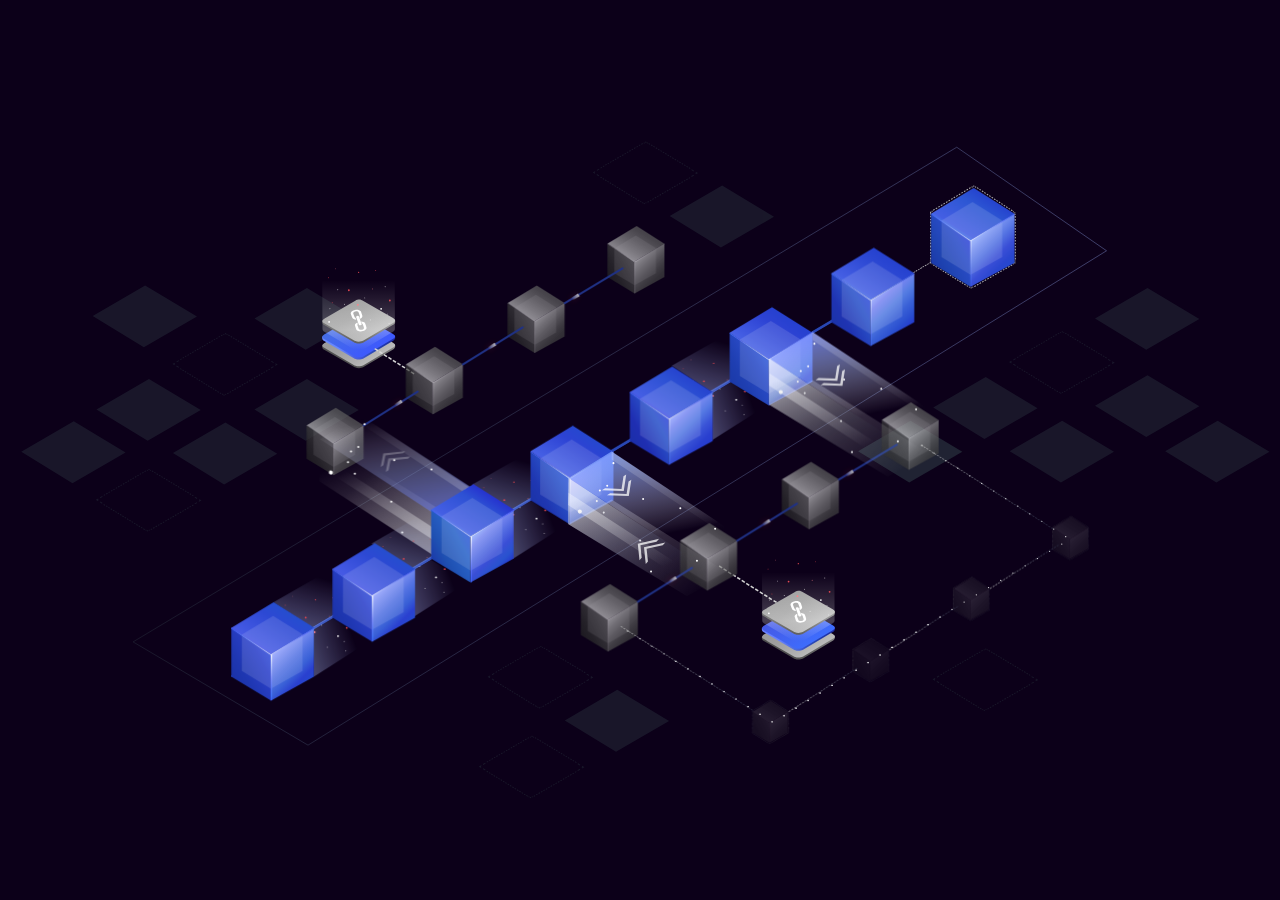
<file: public/index.html>
<!DOCTYPE html>
<html lang="en">
<head>
    <meta charset="UTF-8">
    <title>NOVA</title>
    <link rel="stylesheet" href="assets/css/index.css">
    <meta http-equiv="X-UA-Compatible" content="ie=edge">
        <meta http-equiv = "refresh" content = "3; url = index-azalea-multi.html" />

    <meta name="viewport"
          content="width=device-width, user-scalable=no, initial-scale=1, minimum-scale=1.0, maximum-scale=1.0"/>

</head>
<body>
<div class="container">
    <svg version="1.1" id="Layer_1" xmlns="http://www.w3.org/2000/svg" xmlns:xlink="http://www.w3.org/1999/xlink"
         x="0px" y="0px"
         height="99vh" viewBox="0 0 2000 1200" enable-background="new 0 0 2000 1200" xml:space="preserve">
		<g>

			<line fill="none" stroke="#2947b4" stroke-width="3.4927" stroke-linecap="round" stroke-linejoin="round"
                  stroke-miterlimit="10"
                  x1="355" y1="952" x2="1430.3" y2="315.4"/>
		</g>
        <g>
			<g>
				<linearGradient id="SVGID_1_" gradientUnits="userSpaceOnUse" x1="-26" y1="616" x2="2010" y2="616">
					<stop offset="0" style="stop-color:#202333"/>
                    <stop offset="1" style="stop-color:#5C1B99"/>
				</linearGradient>
                <linearGradient id="SVGID_2_" gradientUnits="userSpaceOnUse" x1="-101.1755" y1="174.3284" x2="2085.1755"
                                y2="1057.6716">
					<stop offset="0" style="stop-color:#202333"/>
                    <stop offset="1" style="stop-color:#5C6399"/>
				</linearGradient>

                <rect x="-26" y="-10" display="none" fill="url(#SVGID_1_)" stroke="url(#SVGID_2_)"
                      stroke-miterlimit="10" width="2036" height="1252"
                />

                <linearGradient id="SVGID_3_" gradientUnits="userSpaceOnUse" x1="195.6219" y1="293.0284" x2="1744.3668"
                                y2="918.762" gradientTransform="matrix(1 0 0 -1 0 1200)">
					<stop offset="0" style="stop-color:#202333"/>
                    <stop offset="1" style="stop-color:#5C6399"/>
				</linearGradient>
                <path display="none" opacity="0.75" fill="url(#SVGID_3_)" enable-background="new    " d="M498.7,1044.2l1.6,2.6l-4.3,2.6
			l-1.6-2.6L498.7,1044.2z M486.7,1051.6l1.6,2.6l4.3-2.6l-1.6-2.6L486.7,1051.6z M479.1,1056.3l1.6,2.6l4.3-2.6l-1.6-2.6
			L479.1,1056.3z M517.4,1032.7l1.6,2.6l4.3-2.6l-1.6-2.6L517.4,1032.7z M509.8,1037.4l1.6,2.6l4.3-2.6l-1.6-2.6L509.8,1037.4z
			 M502.1,1042.1l1.6,2.6l4.3-2.6l-1.6-2.6L502.1,1042.1z M540.5,1018.4l1.6,2.6l4.3-2.6l-1.6-2.6L540.5,1018.4z M532.8,1023.2
			l1.6,2.6l4.3-2.6l-1.6-2.6L532.8,1023.2z M525.1,1027.9l1.6,2.6l4.3-2.6l-1.6-2.6L525.1,1027.9z M563.5,1004.2l1.6,2.6l4.3-2.6
			l-1.6-2.6L563.5,1004.2z M555.8,1009l1.6,2.6l4.3-2.6l-1.6-2.6L555.8,1009z M548.2,1013.7l1.6,2.6l4.3-2.6l-1.6-2.6L548.2,1013.7z
			 M586.6,990l1.6,2.6l4.3-2.6l-1.6-2.6L586.6,990z M578.9,994.8l1.6,2.6l4.3-2.6l-1.6-2.6L578.9,994.8z M571.2,999.5l1.6,2.6
			l4.3-2.6l-1.6-2.6L571.2,999.5z M609.6,975.8l1.6,2.6l4.3-2.6l-1.6-2.6L609.6,975.8z M601.9,980.5l1.6,2.6l4.3-2.6l-1.6-2.6
			L601.9,980.5z M594.3,985.3l1.6,2.6l4.3-2.6l-1.6-2.6L594.3,985.3z M632.6,961.6l1.6,2.6l4.3-2.6l-1.6-2.6L632.6,961.6z
			 M625,966.3l1.6,2.6l4.3-2.6l-1.6-2.6L625,966.3z M617.3,971.1l1.6,2.6l4.3-2.6l-1.6-2.6L617.3,971.1z M655.7,947.4l1.6,2.6
			l4.3-2.6l-1.6-2.6L655.7,947.4z M648,952.1l1.6,2.6l4.3-2.6l-1.6-2.6L648,952.1z M640.4,956.8l1.6,2.6l4.3-2.6l-1.6-2.6
			L640.4,956.8z M678.7,933.2l1.6,2.6l4.3-2.6l-1.6-2.6L678.7,933.2z M671.1,937.9l1.6,2.6l4.3-2.6l-1.6-2.6L671.1,937.9z
			 M663.4,942.6l1.6,2.6l4.3-2.6l-1.6-2.6L663.4,942.6z M701.8,919l1.6,2.6l4.3-2.6l-1.6-2.6L701.8,919z M694.1,923.7l1.6,2.6
			l4.3-2.6l-1.6-2.6L694.1,923.7z M686.5,928.4l1.6,2.6l4.3-2.6l-1.6-2.6L686.5,928.4z M724.8,904.8l1.6,2.6l4.3-2.6l-1.6-2.6
			L724.8,904.8z M717.2,909.5l1.6,2.6l4.3-2.6l-1.6-2.6L717.2,909.5z M709.5,914.2l1.6,2.6l4.3-2.6l-1.6-2.6L709.5,914.2z
			 M747.9,890.6l1.6,2.6l4.3-2.6l-1.6-2.6L747.9,890.6z M740.2,895.3l1.6,2.6l4.3-2.6l-1.6-2.6L740.2,895.3z M732.5,900l1.6,2.6
			l4.3-2.6l-1.6-2.6L732.5,900z M770.9,876.4l1.6,2.6l4.3-2.6l-1.6-2.6L770.9,876.4z M763.2,881.1l1.6,2.6l4.3-2.6l-1.6-2.6
			L763.2,881.1z M755.6,885.8l1.6,2.6l4.3-2.6l-1.6-2.6L755.6,885.8z M794,862.1l1.6,2.6l4.3-2.6l-1.6-2.6L794,862.1z M786.3,866.9
			l1.6,2.6l4.3-2.6l-1.6-2.6L786.3,866.9z M778.6,871.6l1.6,2.6l4.3-2.6l-1.6-2.6L778.6,871.6z M817,847.9l1.6,2.6l4.3-2.6l-1.6-2.6
			L817,847.9z M809.3,852.7l1.6,2.6l4.3-2.6l-1.6-2.6L809.3,852.7z M801.7,857.4l1.6,2.6l4.3-2.6l-1.6-2.6L801.7,857.4z M840,833.7
			l1.6,2.6l4.3-2.6l-1.6-2.6L840,833.7z M832.4,838.5l1.6,2.6l4.3-2.6l-1.6-2.6L832.4,838.5z M824.7,843.2l1.6,2.6l4.3-2.6l-1.6-2.6
			L824.7,843.2z M863.1,819.5l1.6,2.6l4.3-2.6l-1.6-2.6L863.1,819.5z M855.4,824.2l1.6,2.6l4.3-2.6l-1.6-2.6L855.4,824.2z
			 M847.8,829l1.6,2.6l4.3-2.6l-1.6-2.6L847.8,829z M886.1,805.3l1.6,2.6l4.3-2.6l-1.6-2.6L886.1,805.3z M878.5,810l1.6,2.6l4.3-2.6
			l-1.6-2.6L878.5,810z M870.8,814.8l1.6,2.6l4.3-2.6l-1.6-2.6L870.8,814.8z M909.2,791.1l1.6,2.6l4.3-2.6l-1.6-2.6L909.2,791.1z
			 M901.5,795.8l1.6,2.6l4.3-2.6l-1.6-2.6L901.5,795.8z M893.9,800.5l1.6,2.6l4.3-2.6l-1.6-2.6L893.9,800.5z M932.2,776.9l1.6,2.6
			l4.3-2.6l-1.6-2.6L932.2,776.9z M924.5,781.6l1.6,2.6l4.3-2.6l-1.6-2.6L924.5,781.6z M916.9,786.3l1.6,2.6l4.3-2.6l-1.6-2.6
			L916.9,786.3z M955.3,762.7l1.6,2.6l4.3-2.6l-1.6-2.6L955.3,762.7z M947.6,767.4l1.6,2.6l4.3-2.6l-1.6-2.6L947.6,767.4z
			 M939.9,772.1l1.6,2.6l4.3-2.6l-1.6-2.6L939.9,772.1z M978.3,748.5l1.6,2.6l4.3-2.6l-1.6-2.6L978.3,748.5z M970.6,753.2l1.6,2.6
			l4.3-2.6l-1.6-2.6L970.6,753.2z M963,757.9l1.6,2.6l4.3-2.6l-1.6-2.6L963,757.9z M1001.4,734.3l1.6,2.6l4.3-2.6l-1.6-2.6
			L1001.4,734.3z M993.7,739l1.6,2.6l4.3-2.6l-1.6-2.6L993.7,739z M986,743.7l1.6,2.6l4.3-2.6l-1.6-2.6L986,743.7z M1024.4,720.1
			l1.6,2.6l4.3-2.6l-1.6-2.6L1024.4,720.1z M1016.7,724.8l1.6,2.6l4.3-2.6l-1.6-2.6L1016.7,724.8z M1009.1,729.5l1.6,2.6l4.3-2.6
			l-1.6-2.6L1009.1,729.5z M1047.4,705.8l1.6,2.6l4.3-2.6l-1.6-2.6L1047.4,705.8z M1039.8,710.6l1.6,2.6l4.3-2.6l-1.6-2.6
			L1039.8,710.6z M1032.1,715.3l1.6,2.6l4.3-2.6l-1.6-2.6L1032.1,715.3z M1070.5,691.6l1.6,2.6l4.3-2.6l-1.6-2.6L1070.5,691.6z
			 M1062.8,696.4l1.6,2.6l4.3-2.6l-1.6-2.6L1062.8,696.4z M1055.2,701.1l1.6,2.6l4.3-2.6l-1.6-2.6L1055.2,701.1z M1093.5,677.4
			l1.6,2.6l4.3-2.6l-1.6-2.6L1093.5,677.4z M1085.9,682.2l1.6,2.6l4.3-2.6l-1.6-2.6L1085.9,682.2z M1078.2,686.9l1.6,2.6l4.3-2.6
			l-1.6-2.6L1078.2,686.9z M1116.6,663.2l1.6,2.6l4.3-2.6l-1.6-2.6L1116.6,663.2z M1108.9,667.9l1.6,2.6l4.3-2.6l-1.6-2.6
			L1108.9,667.9z M1101.3,672.7l1.6,2.6l4.3-2.6l-1.6-2.6L1101.3,672.7z M1139.6,649l1.6,2.6l4.3-2.6l-1.6-2.6L1139.6,649z
			 M1131.9,653.7l1.6,2.6l4.3-2.6l-1.6-2.6L1131.9,653.7z M1124.3,658.5l1.6,2.6l4.3-2.6l-1.6-2.6L1124.3,658.5z M1162.7,634.8
			l1.6,2.6l4.3-2.6l-1.6-2.6L1162.7,634.8z M1155,639.5l1.6,2.6l4.3-2.6l-1.6-2.6L1155,639.5z M1147.3,644.2l1.6,2.6l4.3-2.6
			l-1.6-2.6L1147.3,644.2z M1185.7,620.6l1.6,2.6l4.3-2.6l-1.6-2.6L1185.7,620.6z M1178,625.3l1.6,2.6l4.3-2.6l-1.6-2.6L1178,625.3z
			 M1170.4,630l1.6,2.6l4.3-2.6l-1.6-2.6L1170.4,630z M1208.8,606.4l1.6,2.6l4.3-2.6l-1.6-2.6L1208.8,606.4z M1201.1,611.1l1.6,2.6
			l4.3-2.6l-1.6-2.6L1201.1,611.1z M1193.4,615.8l1.6,2.6l4.3-2.6l-1.6-2.6L1193.4,615.8z M1231.8,592.2l1.6,2.6l4.3-2.6l-1.6-2.6
			L1231.8,592.2z M1224.1,596.9l1.6,2.6l4.3-2.6l-1.6-2.6L1224.1,596.9z M1216.5,601.6l1.6,2.6l4.3-2.6l-1.6-2.6L1216.5,601.6z
			 M1254.8,578l1.6,2.6l4.3-2.6l-1.6-2.6L1254.8,578z M1247.2,582.7l1.6,2.6l4.3-2.6l-1.6-2.6L1247.2,582.7z M1239.5,587.4l1.6,2.6
			l4.3-2.6l-1.6-2.6L1239.5,587.4z M1277.9,563.8l1.6,2.6l4.3-2.6l-1.6-2.6L1277.9,563.8z M1270.2,568.5l1.6,2.6l4.3-2.6l-1.6-2.6
			L1270.2,568.5z M1262.6,573.2l1.6,2.6l4.3-2.6l-1.6-2.6L1262.6,573.2z M1300.9,549.5l1.6,2.6l4.3-2.6l-1.6-2.6L1300.9,549.5z
			 M1293.3,554.3l1.6,2.6l4.3-2.6l-1.6-2.6L1293.3,554.3z M1285.6,559l1.6,2.6l4.3-2.6l-1.6-2.6L1285.6,559z M1324,535.3l1.6,2.6
			l4.3-2.6l-1.6-2.6L1324,535.3z M1316.3,540.1l1.6,2.6l4.3-2.6l-1.6-2.6L1316.3,540.1z M1308.7,544.8l1.6,2.6l4.3-2.6l-1.6-2.6
			L1308.7,544.8z M1347,521.1l1.6,2.6l4.3-2.6l-1.6-2.6L1347,521.1z M1339.4,525.9l1.6,2.6l4.3-2.6l-1.6-2.6L1339.4,525.9z
			 M1331.7,530.6l1.6,2.6l4.3-2.6l-1.6-2.6L1331.7,530.6z M1370.1,506.9l1.6,2.6l4.3-2.6l-1.6-2.6L1370.1,506.9z M1362.4,511.6
			l1.6,2.6l4.3-2.6l-1.6-2.6L1362.4,511.6z M1354.7,516.4l1.6,2.6l4.3-2.6l-1.6-2.6L1354.7,516.4z M1393.1,492.7l1.6,2.6l4.3-2.6
			l-1.6-2.6L1393.1,492.7z M1385.4,497.4l1.6,2.6l4.3-2.6l-1.6-2.6L1385.4,497.4z M1377.8,502.2l1.6,2.6l4.3-2.6l-1.6-2.6
			L1377.8,502.2z M1416.2,478.5l1.6,2.6l4.3-2.6l-1.6-2.6L1416.2,478.5z M1408.5,483.2l1.6,2.6l4.3-2.6l-1.6-2.6L1408.5,483.2z
			 M1400.8,487.9l1.6,2.6l4.3-2.6l-1.6-2.6L1400.8,487.9z M1439.2,464.3l1.6,2.6l4.3-2.6l-1.6-2.6L1439.2,464.3z M1431.5,469
			l1.6,2.6l4.3-2.6l-1.6-2.6L1431.5,469z M1423.9,473.7l1.6,2.6l4.3-2.6l-1.6-2.6L1423.9,473.7z M1462.2,450.1l1.6,2.6l4.3-2.6
			l-1.6-2.6L1462.2,450.1z M1454.6,454.8l1.6,2.6l4.3-2.6l-1.6-2.6L1454.6,454.8z M1446.9,459.5l1.6,2.6l4.3-2.6l-1.6-2.6
			L1446.9,459.5z M1485.3,435.9l1.6,2.6l4.3-2.6l-1.6-2.6L1485.3,435.9z M1477.6,440.6l1.6,2.6l4.3-2.6l-1.6-2.6L1477.6,440.6z
			 M1470,445.3l1.6,2.6l4.3-2.6l-1.6-2.6L1470,445.3z M1508.3,421.7l1.6,2.6l4.3-2.6l-1.6-2.6L1508.3,421.7z M1500.7,426.4l1.6,2.6
			l4.3-2.6l-1.6-2.6L1500.7,426.4z M1493,431.1l1.6,2.6l4.3-2.6l-1.6-2.6L1493,431.1z M1531.4,407.5l1.6,2.6l4.3-2.6l-1.6-2.6
			L1531.4,407.5z M1523.7,412.2l1.6,2.6l4.3-2.6l-1.6-2.6L1523.7,412.2z M1516.1,416.9l1.6,2.6l4.3-2.6l-1.6-2.6L1516.1,416.9z
			 M1554.4,393.2l1.6,2.6l4.3-2.6l-1.6-2.6L1554.4,393.2z M1546.8,398l1.6,2.6l4.3-2.6l-1.6-2.6L1546.8,398z M1539.1,402.7l1.6,2.6
			l4.3-2.6l-1.6-2.6L1539.1,402.7z M1577.5,379l1.6,2.6l4.3-2.6l-1.6-2.6L1577.5,379z M1569.8,383.8l1.6,2.6l4.3-2.6l-1.6-2.6
			L1569.8,383.8z M1562.1,388.5l1.6,2.6l4.3-2.6l-1.6-2.6L1562.1,388.5z M1600.5,364.8l1.6,2.6l4.3-2.6l-1.6-2.6L1600.5,364.8z
			 M1592.8,369.6l1.6,2.6l4.3-2.6l-1.6-2.6L1592.8,369.6z M1585.2,374.3l1.6,2.6l4.3-2.6l-1.6-2.6L1585.2,374.3z M1623.6,350.6
			l1.6,2.6l4.3-2.6l-1.6-2.6L1623.6,350.6z M1615.9,355.3l1.6,2.6l4.3-2.6l-1.6-2.6L1615.9,355.3z M1608.2,360.1l1.6,2.6l4.3-2.6
			l-1.6-2.6L1608.2,360.1z M1646.6,336.4l1.6,2.6l4.3-2.6l-1.6-2.6L1646.6,336.4z M1638.9,341.1l1.6,2.6l4.3-2.6l-1.6-2.6
			L1638.9,341.1z M1631.3,345.9l1.6,2.6l4.3-2.6l-1.6-2.6L1631.3,345.9z M1669.6,322.2l1.6,2.6l4.3-2.6l-1.6-2.6L1669.6,322.2z
			 M1662,326.9l1.6,2.6l4.3-2.6l-1.6-2.6L1662,326.9z M1654.3,331.6l1.6,2.6l4.3-2.6l-1.6-2.6L1654.3,331.6z M1692.7,308l1.6,2.6
			l4.3-2.6l-1.6-2.6L1692.7,308z M1685,312.7l1.6,2.6l4.3-2.6l-1.6-2.6L1685,312.7z M1677.4,317.4l1.6,2.6l4.3-2.6l-1.6-2.6
			L1677.4,317.4z M1715.7,293.8l1.6,2.6l4.3-2.6l-1.6-2.6L1715.7,293.8z M1708.1,298.5l1.6,2.6l4.3-2.6l-1.6-2.6L1708.1,298.5z
			 M1700.4,303.2l1.6,2.6l4.3-2.6l-1.6-2.6L1700.4,303.2z M1706.9,255.8l1.7-2.4l-3.9-2.8l-1.7,2.4L1706.9,255.8z M1713.9,260.8
			l1.7-2.4l-3.9-2.8l-1.7,2.4L1713.9,260.8z M1720.9,265.7l1.7-2.4l-3.9-2.8l-1.7,2.4L1720.9,265.7z M1685.8,240.9l1.7-2.4l-3.9-2.8
			l-1.7,2.4L1685.8,240.9z M1692.8,245.9l1.7-2.4l-3.9-2.8l-1.7,2.4L1692.8,245.9z M1699.8,250.8l1.7-2.4l-3.9-2.8l-1.7,2.4
			L1699.8,250.8z M1664.8,226l1.7-2.4l-3.9-2.8l-1.7,2.4L1664.8,226z M1671.8,230.9l1.7-2.4l-3.9-2.8l-1.7,2.4L1671.8,230.9z
			 M1678.8,235.9l1.7-2.4l-3.9-2.8l-1.7,2.4L1678.8,235.9z M1643.7,211l1.7-2.4l-3.9-2.8l-1.7,2.4L1643.7,211z M1650.7,216l1.7-2.4
			l-3.9-2.8l-1.7,2.4L1650.7,216z M1657.7,221l1.7-2.4l-3.9-2.8l-1.7,2.4L1657.7,221z M1622.7,196.1l1.7-2.4l-3.9-2.8l-1.7,2.4
			L1622.7,196.1z M1629.7,201.1l1.7-2.4l-3.9-2.8l-1.7,2.4L1629.7,201.1z M1636.7,206l1.7-2.4l-3.9-2.8l-1.7,2.4L1636.7,206z
			 M1601.6,181.2l1.7-2.4l-3.9-2.8l-1.7,2.4L1601.6,181.2z M1608.6,186.2l1.7-2.4l-3.9-2.8l-1.7,2.4L1608.6,186.2z M1615.6,191.1
			l1.7-2.4l-3.9-2.8l-1.7,2.4L1615.6,191.1z M1580.6,166.3l1.7-2.4l-3.9-2.8l-1.7,2.4L1580.6,166.3z M1587.6,171.2l1.7-2.4l-3.9-2.8
			l-1.7,2.4L1587.6,171.2z M1594.6,176.2l1.7-2.4l-3.9-2.8l-1.7,2.4L1594.6,176.2z M1559.5,151.4l1.7-2.4l-3.9-2.8l-1.7,2.4
			L1559.5,151.4z M1566.5,156.3l1.7-2.4l-3.9-2.8l-1.7,2.4L1566.5,156.3z M1573.5,161.3l1.7-2.4l-3.9-2.8l-1.7,2.4L1573.5,161.3z
			 M1538.5,136.4l1.7-2.4l-3.9-2.8l-1.7,2.4L1538.5,136.4z M1545.5,141.4l1.7-2.4l-3.9-2.8l-1.7,2.4L1545.5,141.4z M1552.5,146.4
			l1.7-2.4l-3.9-2.8l-1.7,2.4L1552.5,146.4z M1517.4,121.5l1.7-2.4l-3.9-2.8l-1.7,2.4L1517.4,121.5z M1524.4,126.5l1.7-2.4l-3.9-2.8
			l-1.7,2.4L1524.4,126.5z M1531.4,131.4l1.7-2.4l-3.9-2.8l-1.7,2.4L1531.4,131.4z M1479.5,127.4l-1.5-2.6l-4.3,2.6l1.5,2.6
			L1479.5,127.4z M1487.2,122.8l-1.5-2.6l-4.3,2.6l1.5,2.6L1487.2,122.8z M1495,118.1l-1.5-2.6l-4.3,2.6l1.5,2.6L1495,118.1z
			 M1456.2,141.4l-1.5-2.6l-4.3,2.6l1.5,2.6L1456.2,141.4z M1463.9,136.7l-1.5-2.6l-4.3,2.6l1.5,2.6L1463.9,136.7z M1471.7,132.1
			l-1.5-2.6l-4.3,2.6l1.5,2.6L1471.7,132.1z M1432.9,155.4l-1.5-2.6l-4.3,2.6l1.5,2.6L1432.9,155.4z M1440.7,150.7l-1.5-2.6
			l-4.3,2.6l1.5,2.6L1440.7,150.7z M1448.4,146.1l-1.5-2.6l-4.3,2.6l1.5,2.6L1448.4,146.1z M1409.6,169.4l-1.5-2.6l-4.3,2.6l1.5,2.6
			L1409.6,169.4z M1417.4,164.7l-1.5-2.6l-4.3,2.6l1.5,2.6L1417.4,164.7z M1425.1,160.1l-1.5-2.6l-4.3,2.6l1.5,2.6L1425.1,160.1z
			 M1386.3,183.3l-1.5-2.6l-4.3,2.6l1.5,2.6L1386.3,183.3z M1394.1,178.7l-1.5-2.6l-4.3,2.6l1.5,2.6L1394.1,178.7z M1401.8,174.1
			l-1.5-2.6l-4.3,2.6l1.5,2.6L1401.8,174.1z M1363.1,197.3l-1.5-2.6l-4.3,2.6l1.5,2.6L1363.1,197.3z M1370.8,192.7l-1.5-2.6
			l-4.3,2.6l1.5,2.6L1370.8,192.7z M1378.5,188l-1.5-2.6l-4.3,2.6l1.5,2.6L1378.5,188z M1339.8,211.3l-1.5-2.6l-4.3,2.6l1.5,2.6
			L1339.8,211.3z M1347.5,206.7l-1.5-2.6l-4.3,2.6l1.5,2.6L1347.5,206.7z M1355.3,202l-1.5-2.6l-4.3,2.6l1.5,2.6L1355.3,202z
			 M1316.5,225.3l-1.5-2.6l-4.3,2.6l1.5,2.6L1316.5,225.3z M1324.2,220.6l-1.5-2.6l-4.3,2.6l1.5,2.6L1324.2,220.6z M1332,216
			l-1.5-2.6l-4.3,2.6l1.5,2.6L1332,216z M1293.2,239.3l-1.5-2.6l-4.3,2.6l1.5,2.6L1293.2,239.3z M1301,234.6l-1.5-2.6l-4.3,2.6
			l1.5,2.6L1301,234.6z M1308.7,230l-1.5-2.6l-4.3,2.6l1.5,2.6L1308.7,230z M1269.9,253.3l-1.5-2.6l-4.3,2.6l1.5,2.6L1269.9,253.3z
			 M1277.7,248.6l-1.5-2.6l-4.3,2.6l1.5,2.6L1277.7,248.6z M1285.4,244l-1.5-2.6l-4.3,2.6l1.5,2.6L1285.4,244z M1246.6,267.2
			l-1.5-2.6l-4.3,2.6l1.5,2.6L1246.6,267.2z M1254.4,262.6l-1.5-2.6l-4.3,2.6l1.5,2.6L1254.4,262.6z M1262.1,257.9l-1.5-2.6
			l-4.3,2.6l1.5,2.6L1262.1,257.9z M1223.4,281.2l-1.5-2.6l-4.3,2.6l1.5,2.6L1223.4,281.2z M1231.1,276.6l-1.5-2.6l-4.3,2.6l1.5,2.6
			L1231.1,276.6z M1238.8,271.9l-1.5-2.6l-4.3,2.6l1.5,2.6L1238.8,271.9z M1200.1,295.2l-1.5-2.6l-4.3,2.6l1.5,2.6L1200.1,295.2z
			 M1207.8,290.6l-1.5-2.6l-4.3,2.6l1.5,2.6L1207.8,290.6z M1215.6,285.9l-1.5-2.6l-4.3,2.6l1.5,2.6L1215.6,285.9z M1176.8,309.2
			l-1.5-2.6l-4.3,2.6l1.5,2.6L1176.8,309.2z M1184.5,304.5l-1.5-2.6l-4.3,2.6l1.5,2.6L1184.5,304.5z M1192.3,299.9l-1.5-2.6
			l-4.3,2.6l1.5,2.6L1192.3,299.9z M1153.5,323.2l-1.5-2.6l-4.3,2.6l1.5,2.6L1153.5,323.2z M1161.3,318.5l-1.5-2.6l-4.3,2.6l1.5,2.6
			L1161.3,318.5z M1169,313.9l-1.5-2.6l-4.3,2.6l1.5,2.6L1169,313.9z M1130.2,337.2l-1.5-2.6l-4.3,2.6l1.5,2.6L1130.2,337.2z
			 M1138,332.5l-1.5-2.6l-4.3,2.6l1.5,2.6L1138,332.5z M1145.7,327.9l-1.5-2.6l-4.3,2.6l1.5,2.6L1145.7,327.9z M1106.9,351.1
			l-1.5-2.6l-4.3,2.6l1.5,2.6L1106.9,351.1z M1114.7,346.5l-1.5-2.6l-4.3,2.6l1.5,2.6L1114.7,346.5z M1122.4,341.8l-1.5-2.6
			l-4.3,2.6l1.5,2.6L1122.4,341.8z M1083.7,365.1l-1.5-2.6l-4.3,2.6l1.5,2.6L1083.7,365.1z M1091.4,360.5l-1.5-2.6l-4.3,2.6l1.5,2.6
			L1091.4,360.5z M1099.1,355.8l-1.5-2.6l-4.3,2.6l1.5,2.6L1099.1,355.8z M1060.4,379.1l-1.5-2.6l-4.3,2.6l1.5,2.6L1060.4,379.1z
			 M1068.1,374.4l-1.5-2.6l-4.3,2.6l1.5,2.6L1068.1,374.4z M1075.9,369.8l-1.5-2.6l-4.3,2.6l1.5,2.6L1075.9,369.8z M1037.1,393.1
			l-1.5-2.6l-4.3,2.6l1.5,2.6L1037.1,393.1z M1044.8,388.4l-1.5-2.6l-4.3,2.6l1.5,2.6L1044.8,388.4z M1052.6,383.8l-1.5-2.6
			l-4.3,2.6l1.5,2.6L1052.6,383.8z M1013.8,407.1l-1.5-2.6l-4.3,2.6l1.5,2.6L1013.8,407.1z M1021.6,402.4l-1.5-2.6l-4.3,2.6l1.5,2.6
			L1021.6,402.4z M1029.3,397.8l-1.5-2.6l-4.3,2.6l1.5,2.6L1029.3,397.8z M990.5,421l-1.5-2.6l-4.3,2.6l1.5,2.6L990.5,421z
			 M998.3,416.4l-1.5-2.6l-4.3,2.6l1.5,2.6L998.3,416.4z M1006,411.8l-1.5-2.6l-4.3,2.6l1.5,2.6L1006,411.8z M967.2,435l-1.5-2.6
			l-4.3,2.6l1.5,2.6L967.2,435z M975,430.4l-1.5-2.6l-4.3,2.6l1.5,2.6L975,430.4z M982.7,425.7l-1.5-2.6l-4.3,2.6l1.5,2.6
			L982.7,425.7z M944,449l-1.5-2.6l-4.3,2.6l1.5,2.6L944,449z M951.7,444.4l-1.5-2.6l-4.3,2.6l1.5,2.6L951.7,444.4z M959.4,439.7
			l-1.5-2.6l-4.3,2.6l1.5,2.6L959.4,439.7z M920.7,463l-1.5-2.6l-4.3,2.6l1.5,2.6L920.7,463z M928.4,458.3l-1.5-2.6l-4.3,2.6
			l1.5,2.6L928.4,458.3z M936.2,453.7l-1.5-2.6l-4.3,2.6l1.5,2.6L936.2,453.7z M897.4,477l-1.5-2.6l-4.3,2.6l1.5,2.6L897.4,477z
			 M905.1,472.3l-1.5-2.6l-4.3,2.6l1.5,2.6L905.1,472.3z M912.9,467.7l-1.5-2.6l-4.3,2.6l1.5,2.6L912.9,467.7z M874.1,491l-1.5-2.6
			l-4.3,2.6l1.5,2.6L874.1,491z M881.9,486.3l-1.5-2.6l-4.3,2.6l1.5,2.6L881.9,486.3z M889.6,481.7l-1.5-2.6l-4.3,2.6l1.5,2.6
			L889.6,481.7z M850.8,504.9l-1.5-2.6L845,505l1.5,2.6L850.8,504.9z M858.6,500.3l-1.5-2.6l-4.3,2.6l1.5,2.6L858.6,500.3z
			 M866.3,495.6l-1.5-2.6l-4.3,2.6l1.5,2.6L866.3,495.6z M827.5,518.9l-1.5-2.6l-4.3,2.6l1.5,2.6L827.5,518.9z M835.3,514.3
			l-1.5-2.6l-4.3,2.6l1.5,2.6L835.3,514.3z M843,509.6l-1.5-2.6l-4.3,2.6l1.5,2.6L843,509.6z M804.3,532.9l-1.5-2.6l-4.3,2.6
			l1.5,2.6L804.3,532.9z M812,528.3l-1.5-2.6l-4.3,2.6l1.5,2.6L812,528.3z M819.7,523.6l-1.5-2.6l-4.3,2.6l1.5,2.6L819.7,523.6z
			 M781,546.9l-1.5-2.6l-4.3,2.6l1.5,2.6L781,546.9z M788.7,542.2l-1.5-2.6l-4.3,2.6l1.5,2.6L788.7,542.2z M796.5,537.6l-1.5-2.6
			l-4.3,2.6l1.5,2.6L796.5,537.6z M757.7,560.9l-1.5-2.6l-4.3,2.6l1.5,2.6L757.7,560.9z M765.4,556.2l-1.5-2.6l-4.3,2.6l1.5,2.6
			L765.4,556.2z M773.2,551.6l-1.5-2.6l-4.3,2.6l1.5,2.6L773.2,551.6z M734.4,574.9l-1.5-2.6l-4.3,2.6l1.5,2.6L734.4,574.9z
			 M742.2,570.2l-1.5-2.6l-4.3,2.6l1.5,2.6L742.2,570.2z M749.9,565.6l-1.5-2.6l-4.3,2.6l1.5,2.6L749.9,565.6z M711.1,588.8
			l-1.5-2.6l-4.3,2.6l1.5,2.6L711.1,588.8z M718.9,584.2l-1.5-2.6l-4.3,2.6l1.5,2.6L718.9,584.2z M726.6,579.5l-1.5-2.6l-4.3,2.6
			l1.5,2.6L726.6,579.5z M687.8,602.8l-1.5-2.6l-4.3,2.6l1.5,2.6L687.8,602.8z M695.6,598.2l-1.5-2.6l-4.3,2.6l1.5,2.6L695.6,598.2z
			 M703.3,593.5l-1.5-2.6l-4.3,2.6l1.5,2.6L703.3,593.5z M664.6,616.8l-1.5-2.6l-4.3,2.6l1.5,2.6L664.6,616.8z M672.3,612.1
			l-1.5-2.6l-4.3,2.6l1.5,2.6L672.3,612.1z M680,607.5l-1.5-2.6l-4.3,2.6l1.5,2.6L680,607.5z M641.3,630.8l-1.5-2.6l-4.3,2.6
			l1.5,2.6L641.3,630.8z M649,626.1l-1.5-2.6l-4.3,2.6l1.5,2.6L649,626.1z M656.8,621.5l-1.5-2.6l-4.3,2.6l1.5,2.6L656.8,621.5z
			 M618,644.8l-1.5-2.6l-4.3,2.6l1.5,2.6L618,644.8z M625.7,640.1l-1.5-2.6l-4.3,2.6l1.5,2.6L625.7,640.1z M633.5,635.5l-1.5-2.6
			l-4.3,2.6l1.5,2.6L633.5,635.5z M594.7,658.8l-1.5-2.6l-4.3,2.6l1.5,2.6L594.7,658.8z M602.5,654.1l-1.5-2.6l-4.3,2.6l1.5,2.6
			L602.5,654.1z M610.2,649.5l-1.5-2.6l-4.3,2.6l1.5,2.6L610.2,649.5z M571.4,672.7l-1.5-2.6l-4.3,2.6l1.5,2.6L571.4,672.7z
			 M579.2,668.1l-1.5-2.6l-4.3,2.6l1.5,2.6L579.2,668.1z M586.9,663.4l-1.5-2.6l-4.3,2.6l1.5,2.6L586.9,663.4z M548.1,686.7
			l-1.5-2.6l-4.3,2.6l1.5,2.6L548.1,686.7z M555.9,682.1l-1.5-2.6l-4.3,2.6l1.5,2.6L555.9,682.1z M563.6,677.4l-1.5-2.6l-4.3,2.6
			l1.5,2.6L563.6,677.4z M524.9,700.7l-1.5-2.6l-4.3,2.6l1.5,2.6L524.9,700.7z M532.6,696l-1.5-2.6l-4.3,2.6l1.5,2.6L532.6,696z
			 M540.3,691.4l-1.5-2.6l-4.3,2.6l1.5,2.6L540.3,691.4z M501.6,714.7l-1.5-2.6l-4.3,2.6l1.5,2.6L501.6,714.7z M509.3,710l-1.5-2.6
			l-4.3,2.6l1.5,2.6L509.3,710z M517.1,705.4l-1.5-2.6l-4.3,2.6l1.5,2.6L517.1,705.4z M478.3,728.7l-1.5-2.6l-4.3,2.6l1.5,2.6
			L478.3,728.7z M486,724l-1.5-2.6l-4.3,2.6l1.5,2.6L486,724z M493.8,719.4l-1.5-2.6l-4.3,2.6l1.5,2.6L493.8,719.4z M455,742.6
			l-1.5-2.6l-4.3,2.6l1.5,2.6L455,742.6z M462.8,738l-1.5-2.6l-4.3,2.6l1.5,2.6L462.8,738z M470.5,733.3l-1.5-2.6l-4.3,2.6l1.5,2.6
			L470.5,733.3z M431.7,756.6l-1.5-2.6l-4.3,2.6l1.5,2.6L431.7,756.6z M439.5,752l-1.5-2.6l-4.3,2.6l1.5,2.6L439.5,752z
			 M447.2,747.3l-1.5-2.6l-4.3,2.6l1.5,2.6L447.2,747.3z M408.4,770.6l-1.5-2.6l-4.3,2.6l1.5,2.6L408.4,770.6z M416.2,766l-1.5-2.6
			l-4.3,2.6l1.5,2.6L416.2,766z M423.9,761.3l-1.5-2.6l-4.3,2.6l1.5,2.6L423.9,761.3z M385.2,784.6l-1.5-2.6l-4.3,2.6l1.5,2.6
			L385.2,784.6z M392.9,779.9l-1.5-2.6L387,780l1.5,2.6L392.9,779.9z M400.6,775.3l-1.5-2.6l-4.3,2.6l1.5,2.6L400.6,775.3z
			 M361.9,798.6l-1.5-2.6l-4.3,2.6l1.5,2.6L361.9,798.6z M369.6,793.9l-1.5-2.6l-4.3,2.6l1.5,2.6L369.6,793.9z M377.4,789.3
			l-1.5-2.6l-4.3,2.6l1.5,2.6L377.4,789.3z M338.6,812.6l-1.5-2.6l-4.3,2.6l1.5,2.6L338.6,812.6z M346.3,807.9l-1.5-2.6l-4.3,2.6
			l1.5,2.6L346.3,807.9z M354.1,803.3l-1.5-2.6l-4.3,2.6l1.5,2.6L354.1,803.3z M315.3,826.5l-1.5-2.6l-4.3,2.6l1.5,2.6L315.3,826.5z
			 M323.1,821.9l-1.5-2.6l-4.3,2.6l1.5,2.6L323.1,821.9z M330.8,817.2l-1.5-2.6l-4.3,2.6l1.5,2.6L330.8,817.2z M292,840.5l-1.5-2.6
			l-4.3,2.6l1.5,2.6L292,840.5z M299.8,835.9l-1.5-2.6l-4.3,2.6l1.5,2.6L299.8,835.9z M307.5,831.2l-1.5-2.6l-4.3,2.6l1.5,2.6
			L307.5,831.2z M268.7,854.5l-1.5-2.6l-4.3,2.6l1.5,2.6L268.7,854.5z M276.5,849.8l-1.5-2.6l-4.3,2.6l1.5,2.6L276.5,849.8z
			 M284.2,845.2l-1.5-2.6l-4.3,2.6l1.5,2.6L284.2,845.2z M245.5,868.5l-1.5-2.6l-4.3,2.6l1.5,2.6L245.5,868.5z M253.2,863.8
			l-1.5-2.6l-4.3,2.6l1.5,2.6L253.2,863.8z M260.9,859.2l-1.5-2.6l-4.3,2.6l1.5,2.6L260.9,859.2z M222.2,882.5l-1.5-2.6l-4.3,2.6
			l1.5,2.6L222.2,882.5z M229.9,877.8l-1.5-2.6l-4.3,2.6l1.5,2.6L229.9,877.8z M237.7,873.2l-1.5-2.6l-4.3,2.6l1.5,2.6L237.7,873.2z
			 M232.8,919.9l-1.5,2.6l4.2,2.5l1.5-2.6L232.8,919.9z M225.3,915.5l-1.5,2.6l4.2,2.5l1.5-2.6L225.3,915.5z M217.9,911l-1.5,2.6
			l4.2,2.5l1.5-2.6L217.9,911z M255.2,933.3l-1.5,2.6l4.2,2.5l1.5-2.6L255.2,933.3z M247.7,928.9l-1.5,2.6l4.2,2.5l1.5-2.6
			L247.7,928.9z M240.3,924.4l-1.5,2.6l4.2,2.5l1.5-2.6L240.3,924.4z M277.6,946.8l-1.5,2.6l4.2,2.5l1.5-2.6L277.6,946.8z
			 M270.2,942.3l-1.5,2.6l4.2,2.5l1.5-2.6L270.2,942.3z M262.7,937.8l-1.5,2.6l4.2,2.5l1.5-2.6L262.7,937.8z M300,960.2l-1.5,2.6
			l4.2,2.5l1.5-2.6L300,960.2z M292.6,955.7l-1.5,2.6l4.2,2.5l1.5-2.6L292.6,955.7z M285.1,951.2l-1.5,2.6l4.2,2.5l1.5-2.6
			L285.1,951.2z M322.5,973.6l-1.5,2.6l4.2,2.5l1.5-2.6L322.5,973.6z M315,969.1l-1.5,2.6l4.2,2.5l1.5-2.6L315,969.1z M307.6,964.7
			l-1.5,2.6l4.2,2.5l1.5-2.6L307.6,964.7z M344.9,987l-1.5,2.6l4.2,2.5l1.5-2.6L344.9,987z M337.4,982.5l-1.5,2.6l4.2,2.5l1.5-2.6
			L337.4,982.5z M330,978.1l-1.5,2.6l4.2,2.5l1.5-2.6L330,978.1z M367.3,1000.4l-1.5,2.6l4.2,2.5l1.5-2.6L367.3,1000.4z
			 M359.9,995.9l-1.5,2.6l4.2,2.5l1.5-2.6L359.9,995.9z M352.4,991.5l-1.5,2.6l4.2,2.5l1.5-2.6L352.4,991.5z M389.7,1013.8l-1.5,2.6
			l4.2,2.5l1.5-2.6L389.7,1013.8z M382.3,1009.3l-1.5,2.6l4.2,2.5l1.5-2.6L382.3,1009.3z M374.8,1004.9l-1.5,2.6l4.2,2.5l1.5-2.6
			L374.8,1004.9z M412.2,1027.2l-1.5,2.6l4.2,2.5l1.5-2.6L412.2,1027.2z M404.7,1022.7l-1.5,2.6l4.2,2.5l1.5-2.6L404.7,1022.7z
			 M397.3,1018.3l-1.5,2.6l4.2,2.5l1.5-2.6L397.3,1018.3z M434.6,1040.6l-1.5,2.6l4.2,2.5l1.5-2.6L434.6,1040.6z M427.1,1036.1
			l-1.5,2.6l4.2,2.5l1.5-2.6L427.1,1036.1z M419.7,1031.7l-1.5,2.6l4.2,2.5l1.5-2.6L419.7,1031.7z M457,1054l-1.5,2.6l4.2,2.5
			l1.5-2.6L457,1054z M449.6,1049.5l-1.5,2.6l4.2,2.5l1.5-2.6L449.6,1049.5z M442.1,1045.1l-1.5,2.6l4.2,2.5l1.5-2.6L442.1,1045.1z
			 M1732,286.5l-1.6-2.6l-6.4,4l1.6,2.6L1732,286.5z M1743.5,279.2c-0.2-0.1-0.4-0.3-0.7-0.5c-0.6-0.4-1.3-1-2.1-1.5
			c-1.5-1.1-3.1-2.2-3.1-2.2l-1.7,2.4c0,0,0.6,0.4,1.2,0.9c0.3,0.2,0.6,0.4,0.8,0.6l0.1,0.1l0,0l0,0l0,0c0,0,0,0.1,0.1,0.1
			c0,0,0,0.1,0,0.1l-2.6,1.6l1.6,2.6l6.4-4C1743.6,279.3,1743.6,279.3,1743.5,279.2z M1726.5,267.1l-1.7,2.4l6.2,4.4l1.7-2.4
			L1726.5,267.1z M1509.5,113.1l-1.7,2.5l2.7,1.9l1.7-2.5L1509.5,113.1z M1504.6,109.8c-0.1,0-0.2,0.1-0.3,0.2
			c-0.3,0.2-0.6,0.4-1,0.6c-0.7,0.4-1.4,0.8-1.4,0.8l1.5,2.6c0,0,0.3-0.2,0.6-0.3c0.1-0.1,0.3-0.2,0.4-0.2l0,0l0,0l0,0l0,0
			c0,0,0-0.1,0.1-0.1c0,0,0-0.1,0-0.1l1.1,0.8l1.7-2.5l-2.7-1.9C1504.7,109.7,1504.7,109.7,1504.6,109.8z M1496.9,114.5l1.5,2.6
			l2.8-1.7l-1.5-2.6L1496.9,114.5z M204.8,890.2l1.6,2.6l7.2-4.3l-1.6-2.6L204.8,890.2z M192.1,898.1c0.2,0.1,0.5,0.3,0.8,0.5
			c0.7,0.4,1.6,0.9,2.5,1.5c1.8,1.1,3.6,2.1,3.6,2.1l1.5-2.6c0,0-0.7-0.4-1.4-0.9c-0.4-0.2-0.7-0.4-1-0.6l-0.1-0.1l0,0l0,0l0,0
			c0,0,0-0.1-0.1-0.1c0,0,0-0.1,0-0.1l2.9-1.7l-1.6-2.6l-7.2,4.3C192,897.9,192,898,192.1,898.1z M211.8,909.9l1.5-2.6l-7.2-4.3
			l-1.5,2.6L211.8,909.9z M465.3,1061.7l1.5-2.6l-2.6-1.6l-1.5,2.6L465.3,1061.7z M470.1,1064.3c0.1,0,0.2-0.1,0.3-0.2
			c0.2-0.1,0.6-0.3,0.9-0.5c0.6-0.4,1.3-0.8,1.3-0.8l-1.6-2.6c0,0-0.3,0.2-0.5,0.3c-0.1,0.1-0.3,0.2-0.4,0.2l0,0l0,0l0,0l0,0
			c0,0,0,0.1,0,0.1c0,0,0,0.1,0,0.1l-1-0.6l-1.5,2.6l2.6,1.6C470,1064.5,470.1,1064.4,470.1,1064.3z M477.3,1059.9l-1.6-2.6
			l-2.6,1.6l1.6,2.6L477.3,1059.9z"/>
                <g display="none">

					<image display="inline" overflow="visible" opacity="0.2" enable-background="new    " width="69"
                           height="65" xlink:href="[data-uri]" transform="matrix(0.9846 0 0 0.9846 841.9875 782.9567)">
					</image>
                    <g display="inline">

						<linearGradient id="SVGID_4_" gradientUnits="userSpaceOnUse" x1="867.5721" y1="380.1925"
                                        x2="884.255" y2="390.742" gradientTransform="matrix(1 0 0 -1 0 1200)">
							<stop offset="0" style="stop-color:#FFFFFF"/>
                            <stop offset="0.8387" style="stop-color:#FFFFFF;stop-opacity:0"/>
						</linearGradient>
                        <polygon fill="url(#SVGID_4_)"
                                 points="885.7,812.1 882.3,806.6 865.6,817.3 868.9,822.9 				"/>
					</g>
				</g>
                <g display="none">

					<image display="inline" overflow="visible" opacity="0.2" enable-background="new    " width="69"
                           height="65" xlink:href="[data-uri]" transform="matrix(0.9846 0 0 0.9846 1355.9874 147.9566)">
					</image>
                    <g display="inline">

						<linearGradient id="SVGID_5_" gradientUnits="userSpaceOnUse" x1="2580.2009" y1="-73.9323"
                                        x2="2596.884" y2="-63.3828"
                                        gradientTransform="matrix(-1 0 0 1 3977.885 248.3313)">
							<stop offset="0" style="stop-color:#FFFFFF"/>
                            <stop offset="0.8387" style="stop-color:#FFFFFF;stop-opacity:0"/>
						</linearGradient>
                        <polygon fill="url(#SVGID_5_)"
                                 points="1379.6,182.1 1382.9,187.6 1399.7,176.9 1396.3,171.4 				"/>
					</g>
				</g>
                <g display="none">

					<image display="inline" overflow="visible" opacity="0.2" enable-background="new    " width="69"
                           height="65" xlink:href="[data-uri]" transform="matrix(0.9846 0 0 0.9846 211.9874 896.9567)">
					</image>
                    <g display="inline">

						<linearGradient id="SVGID_6_" gradientUnits="userSpaceOnUse" x1="1912.1555" y1="121.5306"
                                        x2="1928.7924" y2="132.0509"
                                        gradientTransform="matrix(0.4223 0.9064 0.9064 -0.4223 -680.2463 -758.597)">
							<stop offset="0" style="stop-color:#FFFFFF"/>
                            <stop offset="0.8387" style="stop-color:#FFFFFF;stop-opacity:0"/>
						</linearGradient>
                        <polygon fill="url(#SVGID_6_)"
                                 points="252.1,936.5 255.6,931.1 238.9,920.4 235.4,925.8 				"/>
					</g>
				</g>
                <linearGradient id="linepath_1_" gradientUnits="userSpaceOnUse" x1="415.4998" y1="357.141"
                                x2="1526.2567" y2="805.9159">
					<stop offset="0" style="stop-color:#202333"/>
                    <stop offset="1" style="stop-color:#5C6399"/>
				</linearGradient>
                <polygon id="linepath" fill="none" stroke="url(#linepath_1_)" stroke-miterlimit="10" points="197.9,898.1 1501.2,115.4
			1738.2,279.2 474.7,1061.5 		"/>
			</g>
            <polygon fill="#202333" points="1345,596.3 1426,646 1510,597.3 1428,548 		"/>
            <g id="purplebg" opacity="0.65">
				<polygon fill="#202333" points="1585,596.3 1666,646 1750,597.3 1668,548 		"/>
                <polygon fill="#202333" points="1464,527.3 1545,577 1629,528.3 1547,479 		"/>
                <polygon fill="#202333" points="1047,224.3 1128,274 1212,225.3 1130,176 		"/>

                <polygon fill="#202333" points="1720,524.3 1801,574 1885,525.3 1803,476 		"/>
                <polygon fill="#202333" points="1831,596.3 1912,646 1996,597.3 1914,548 		"/>
                <path fill="#202333" d="M1680.3,496.1l0.8,1.3l-2.1,1.2l-0.8-1.3L1680.3,496.1z M1674.3,499.6l0.8,1.3l2.1-1.2l-0.8-1.3
			L1674.3,499.6z M1670.5,501.8l0.8,1.3l2.1-1.2l-0.8-1.3L1670.5,501.8z M1689.7,490.7l0.8,1.3l2.1-1.2l-0.8-1.3L1689.7,490.7z
			 M1685.8,492.9l0.8,1.3l2.1-1.2l-0.8-1.3L1685.8,492.9z M1682,495.1l0.8,1.3l2.1-1.2l-0.8-1.3L1682,495.1z M1701.2,484l0.8,1.3
			l2.1-1.2l-0.8-1.3L1701.2,484z M1697.3,486.2l0.8,1.3l2.1-1.2l-0.8-1.3L1697.3,486.2z M1693.5,488.4l0.8,1.3l2.1-1.2l-0.8-1.3
			L1693.5,488.4z M1712.7,477.3l0.8,1.3l2.1-1.2l-0.8-1.3L1712.7,477.3z M1708.9,479.5l0.8,1.3l2.1-1.2l-0.8-1.3L1708.9,479.5z
			 M1705,481.8l0.8,1.3l2.1-1.2l-0.8-1.3L1705,481.8z M1724.2,470.6l0.8,1.3l2.1-1.2l-0.8-1.3L1724.2,470.6z M1720.4,472.9l0.8,1.3
			l2.1-1.2l-0.8-1.3L1720.4,472.9z M1716.6,475.1l0.8,1.3l2.1-1.2l-0.8-1.3L1716.6,475.1z M1735.8,464l0.8,1.3l2.1-1.2l-0.8-1.3
			L1735.8,464z M1731.9,466.2l0.8,1.3l2.1-1.2l-0.8-1.3L1731.9,466.2z M1728.1,468.4l0.8,1.3l2.1-1.2l-0.8-1.3L1728.1,468.4z
			 M1730.5,445.2l0.8-1.3l-2.1-1.3l-0.8,1.3L1730.5,445.2z M1734.3,447.5l0.8-1.3l-2.1-1.3l-0.8,1.3L1734.3,447.5z M1738,449.7
			l0.8-1.3l-2.1-1.3l-0.8,1.3L1738,449.7z M1719.3,438.5l0.8-1.3l-2.1-1.3l-0.8,1.3L1719.3,438.5z M1723.1,440.7l0.8-1.3l-2.1-1.3
			l-0.8,1.3L1723.1,440.7z M1726.8,443l0.8-1.3l-2.1-1.3l-0.8,1.3L1726.8,443z M1708.1,431.7l0.8-1.3l-2.1-1.3l-0.8,1.3
			L1708.1,431.7z M1711.8,434l0.8-1.3l-2.1-1.3l-0.8,1.3L1711.8,434z M1715.6,436.2l0.8-1.3l-2.1-1.3l-0.8,1.3L1715.6,436.2z
			 M1696.9,425l0.8-1.3l-2.1-1.3l-0.8,1.3L1696.9,425z M1700.6,427.2l0.8-1.3l-2.1-1.3l-0.8,1.3L1700.6,427.2z M1704.3,429.5
			l0.8-1.3l-2.1-1.3l-0.8,1.3L1704.3,429.5z M1685.7,418.2l0.8-1.3l-2.1-1.3l-0.8,1.3L1685.7,418.2z M1689.4,420.5l0.8-1.3l-2.1-1.3
			l-0.8,1.3L1689.4,420.5z M1693.1,422.7l0.8-1.3l-2.1-1.3l-0.8,1.3L1693.1,422.7z M1674.4,411.5l0.8-1.3l-2.1-1.3l-0.8,1.3
			L1674.4,411.5z M1678.2,413.7l0.8-1.3l-2.1-1.3l-0.8,1.3L1678.2,413.7z M1681.9,416l0.8-1.3l-2.1-1.3l-0.8,1.3L1681.9,416z
			 M1656,414.6l-0.8-1.3l-2.1,1.2l0.8,1.3L1656,414.6z M1659.8,412.4l-0.8-1.3l-2.1,1.2l0.8,1.3L1659.8,412.4z M1663.6,410.2
			l-0.8-1.3l-2.1,1.2l0.8,1.3L1663.6,410.2z M1644.6,421.2l-0.8-1.3l-2.1,1.2l0.8,1.3L1644.6,421.2z M1648.4,419l-0.8-1.3l-2.1,1.2
			l0.8,1.3L1648.4,419z M1652.2,416.8l-0.8-1.3l-2.1,1.2l0.8,1.3L1652.2,416.8z M1633.2,427.9l-0.8-1.3l-2.1,1.2l0.8,1.3
			L1633.2,427.9z M1637,425.7l-0.8-1.3l-2.1,1.2l0.8,1.3L1637,425.7z M1640.8,423.5l-0.8-1.3l-2.1,1.2l0.8,1.3L1640.8,423.5z
			 M1621.8,434.5l-0.8-1.3l-2.1,1.2l0.8,1.3L1621.8,434.5z M1625.6,432.3l-0.8-1.3l-2.1,1.2l0.8,1.3L1625.6,432.3z M1629.4,430.1
			l-0.8-1.3l-2.1,1.2l0.8,1.3L1629.4,430.1z M1610.5,441.1l-0.8-1.3l-2.1,1.2l0.8,1.3L1610.5,441.1z M1614.2,438.9l-0.8-1.3
			l-2.1,1.2l0.8,1.3L1614.2,438.9z M1618,436.7l-0.8-1.3l-2.1,1.2l0.8,1.3L1618,436.7z M1599.1,447.8l-0.8-1.3l-2.1,1.2l0.8,1.3
			L1599.1,447.8z M1602.9,445.5l-0.8-1.3l-2.1,1.2l0.8,1.3L1602.9,445.5z M1606.6,443.3l-0.8-1.3l-2.1,1.2l0.8,1.3L1606.6,443.3z
			 M1604.2,466.5l-0.8,1.3l2.1,1.3l0.8-1.3L1604.2,466.5z M1600.5,464.2l-0.8,1.3l2.1,1.3l0.8-1.3L1600.5,464.2z M1596.8,462
			l-0.8,1.3l2.1,1.3l0.8-1.3L1596.8,462z M1615.3,473.3l-0.8,1.3l2.1,1.3l0.8-1.3L1615.3,473.3z M1611.6,471l-0.8,1.3l2.1,1.3
			l0.8-1.3L1611.6,471z M1607.9,468.8l-0.8,1.3l2.1,1.3l0.8-1.3L1607.9,468.8z M1626.3,480.1l-0.8,1.3l2.1,1.3l0.8-1.3L1626.3,480.1
			z M1622.7,477.8l-0.8,1.3l2.1,1.3l0.8-1.3L1622.7,477.8z M1619,475.5l-0.8,1.3l2.1,1.3l0.8-1.3L1619,475.5z M1637.4,486.9
			l-0.8,1.3l2.1,1.3l0.8-1.3L1637.4,486.9z M1633.7,484.6l-0.8,1.3l2.1,1.3l0.8-1.3L1633.7,484.6z M1630.1,482.3l-0.8,1.3l2.1,1.3
			l0.8-1.3L1630.1,482.3z M1648.5,493.7l-0.8,1.3l2.1,1.3l0.8-1.3L1648.5,493.7z M1644.8,491.4l-0.8,1.3l2.1,1.3l0.8-1.3
			L1644.8,491.4z M1641.1,489.1l-0.8,1.3l2.1,1.3l0.8-1.3L1641.1,489.1z M1659.6,500.4l-0.8,1.3l2.1,1.3l0.8-1.3L1659.6,500.4z
			 M1655.9,498.2l-0.8,1.3l2.1,1.3l0.8-1.3L1655.9,498.2z M1652.2,495.9l-0.8,1.3l2.1,1.3l0.8-1.3L1652.2,495.9z M1744.5,460.3
			l-0.8-1.3l-3.7,2.1l0.8,1.3L1744.5,460.3z M1751,456.3c-0.1-0.1-0.2-0.1-0.4-0.2c-0.3-0.2-0.8-0.5-1.2-0.8
			c-0.9-0.5-1.8-1.1-1.8-1.1l-0.8,1.3c0,0,0.4,0.2,0.7,0.4c0.2,0.1,0.4,0.2,0.5,0.3l0,0l0,0l0,0l0,0c0,0,0,0,0,0c0,0,0,0,0,0
			l-1.5,0.8l0.8,1.3L1751,456.3C1751.1,456.4,1751.1,456.4,1751,456.3z M1741,450.3l-0.8,1.3l3.6,2.2l0.8-1.3L1741,450.3z
			 M1670.3,407.7l-0.8,1.3l1.3,0.8l0.8-1.3L1670.3,407.7z M1668,406.4c0,0-0.1,0-0.1,0.1c-0.1,0.1-0.3,0.2-0.4,0.3
			c-0.3,0.2-0.6,0.4-0.6,0.4l0.8,1.3c0,0,0.1-0.1,0.3-0.1c0.1,0,0.1-0.1,0.2-0.1l0,0l0,0l0,0l0,0c0,0,0,0,0,0c0,0,0,0,0,0l0.5,0.3
			l0.8-1.3L1668,406.4C1668.1,406.3,1668,406.3,1668,406.4z M1664.5,408.4l0.8,1.3l1.3-0.7l-0.8-1.3L1664.5,408.4z M1590.4,451.4
			l0.8,1.3l3.6-2.1l-0.8-1.3L1590.4,451.4z M1584,455.3c0.1,0.1,0.2,0.1,0.4,0.2c0.3,0.2,0.8,0.5,1.2,0.8c0.9,0.5,1.8,1.1,1.8,1.1
			l0.8-1.3c0,0-0.4-0.2-0.7-0.4c-0.2-0.1-0.4-0.2-0.5-0.3l0,0l0,0l0,0l0,0c0,0,0,0,0,0c0,0,0,0,0,0l1.4-0.8l-0.8-1.3L1584,455.3
			C1583.9,455.2,1583.9,455.3,1584,455.3z M1593.8,461.4l0.8-1.3l-3.6-2.2l-0.8,1.3L1593.8,461.4z M1663.7,504.3l0.8-1.3l-1.3-0.8
			l-0.8,1.3L1663.7,504.3z M1666,505.6c0,0,0.1,0,0.1-0.1c0.1-0.1,0.3-0.2,0.4-0.3c0.3-0.2,0.6-0.4,0.6-0.4l-0.8-1.3
			c0,0-0.1,0.1-0.3,0.1c-0.1,0-0.1,0.1-0.2,0.1l0,0l0,0l0,0l0,0c0,0,0,0,0,0c0,0,0,0,0,0l-0.5-0.3l-0.8,1.3L1666,505.6
			C1665.9,505.7,1666,505.7,1666,505.6z M1669.5,503.6l-0.8-1.3l-1.3,0.7l0.8,1.3L1669.5,503.6z"/>
                <path fill="#202333" d="M1021.3,196.1l0.8,1.3l-2.1,1.2l-0.8-1.3L1021.3,196.1z M1015.3,199.6l0.8,1.3l2.1-1.2l-0.8-1.3
			L1015.3,199.6z M1011.5,201.8l0.8,1.3l2.1-1.2l-0.8-1.3L1011.5,201.8z M1030.7,190.7l0.8,1.3l2.1-1.2l-0.8-1.3L1030.7,190.7z
			 M1026.8,192.9l0.8,1.3l2.1-1.2l-0.8-1.3L1026.8,192.9z M1023,195.1l0.8,1.3l2.1-1.2l-0.8-1.3L1023,195.1z M1042.2,184l0.8,1.3
			l2.1-1.2l-0.8-1.3L1042.2,184z M1038.3,186.2l0.8,1.3l2.1-1.2l-0.8-1.3L1038.3,186.2z M1034.5,188.4l0.8,1.3l2.1-1.2l-0.8-1.3
			L1034.5,188.4z M1053.7,177.3l0.8,1.3l2.1-1.2l-0.8-1.3L1053.7,177.3z M1049.9,179.5l0.8,1.3l2.1-1.2l-0.8-1.3L1049.9,179.5z
			 M1046,181.8l0.8,1.3l2.1-1.2l-0.8-1.3L1046,181.8z M1065.2,170.6l0.8,1.3l2.1-1.2l-0.8-1.3L1065.2,170.6z M1061.4,172.9l0.8,1.3
			l2.1-1.2l-0.8-1.3L1061.4,172.9z M1057.6,175.1l0.8,1.3l2.1-1.2l-0.8-1.3L1057.6,175.1z M1076.7,164l0.8,1.3l2.1-1.2l-0.8-1.3
			L1076.7,164z M1072.9,166.2l0.8,1.3l2.1-1.2l-0.8-1.3L1072.9,166.2z M1069.1,168.4l0.8,1.3l2.1-1.2l-0.8-1.3L1069.1,168.4z
			 M1071.5,145.2l0.8-1.3l-2.1-1.3l-0.8,1.3L1071.5,145.2z M1075.3,147.5l0.8-1.3l-2.1-1.3l-0.8,1.3L1075.3,147.5z M1079,149.7
			l0.8-1.3l-2.1-1.3l-0.8,1.3L1079,149.7z M1060.3,138.5l0.8-1.3l-2.1-1.3l-0.8,1.3L1060.3,138.5z M1064,140.7l0.8-1.3l-2.1-1.3
			l-0.8,1.3L1064,140.7z M1067.8,143l0.8-1.3l-2.1-1.3l-0.8,1.3L1067.8,143z M1049.1,131.7l0.8-1.3l-2.1-1.3l-0.8,1.3L1049.1,131.7z
			 M1052.8,134l0.8-1.3l-2.1-1.3l-0.8,1.3L1052.8,134z M1056.6,136.2l0.8-1.3l-2.1-1.3l-0.8,1.3L1056.6,136.2z M1037.9,125l0.8-1.3
			l-2.1-1.3l-0.8,1.3L1037.9,125z M1041.6,127.2l0.8-1.3l-2.1-1.3l-0.8,1.3L1041.6,127.2z M1045.3,129.5l0.8-1.3l-2.1-1.3l-0.8,1.3
			L1045.3,129.5z M1026.7,118.2l0.8-1.3l-2.1-1.3l-0.8,1.3L1026.7,118.2z M1030.4,120.5l0.8-1.3l-2.1-1.3l-0.8,1.3L1030.4,120.5z
			 M1034.1,122.7l0.8-1.3l-2.1-1.3l-0.8,1.3L1034.1,122.7z M1015.4,111.5l0.8-1.3l-2.1-1.3l-0.8,1.3L1015.4,111.5z M1019.2,113.7
			l0.8-1.3l-2.1-1.3l-0.8,1.3L1019.2,113.7z M1022.9,116l0.8-1.3l-2.1-1.3l-0.8,1.3L1022.9,116z M997,114.6l-0.8-1.3l-2.1,1.2
			l0.8,1.3L997,114.6z M1000.8,112.4l-0.8-1.3l-2.1,1.2l0.8,1.3L1000.8,112.4z M1004.6,110.2l-0.8-1.3l-2.1,1.2l0.8,1.3
			L1004.6,110.2z M985.6,121.2l-0.8-1.3l-2.1,1.2l0.8,1.3L985.6,121.2z M989.4,119l-0.8-1.3l-2.1,1.2l0.8,1.3L989.4,119z
			 M993.2,116.8l-0.8-1.3l-2.1,1.2l0.8,1.3L993.2,116.8z M974.2,127.9l-0.8-1.3l-2.1,1.2l0.8,1.3L974.2,127.9z M978,125.7l-0.8-1.3
			l-2.1,1.2l0.8,1.3L978,125.7z M981.8,123.5l-0.8-1.3l-2.1,1.2l0.8,1.3L981.8,123.5z M962.8,134.5l-0.8-1.3l-2.1,1.2l0.8,1.3
			L962.8,134.5z M966.6,132.3l-0.8-1.3l-2.1,1.2l0.8,1.3L966.6,132.3z M970.4,130.1l-0.8-1.3l-2.1,1.2l0.8,1.3L970.4,130.1z
			 M951.4,141.1l-0.8-1.3l-2.1,1.2l0.8,1.3L951.4,141.1z M955.2,138.9l-0.8-1.3l-2.1,1.2l0.8,1.3L955.2,138.9z M959,136.7l-0.8-1.3
			l-2.1,1.2l0.8,1.3L959,136.7z M940.1,147.8l-0.8-1.3l-2.1,1.2l0.8,1.3L940.1,147.8z M943.9,145.5l-0.8-1.3l-2.1,1.2l0.8,1.3
			L943.9,145.5z M947.6,143.3l-0.8-1.3l-2.1,1.2l0.8,1.3L947.6,143.3z M945.2,166.5l-0.8,1.3l2.1,1.3l0.8-1.3L945.2,166.5z
			 M941.5,164.2l-0.8,1.3l2.1,1.3l0.8-1.3L941.5,164.2z M937.8,162l-0.8,1.3l2.1,1.3l0.8-1.3L937.8,162z M956.3,173.3l-0.8,1.3
			l2.1,1.3l0.8-1.3L956.3,173.3z M952.6,171l-0.8,1.3l2.1,1.3l0.8-1.3L952.6,171z M948.9,168.8l-0.8,1.3l2.1,1.3l0.8-1.3
			L948.9,168.8z M967.3,180.1l-0.8,1.3l2.1,1.3l0.8-1.3L967.3,180.1z M963.7,177.8l-0.8,1.3l2.1,1.3l0.8-1.3L963.7,177.8z
			 M960,175.5l-0.8,1.3l2.1,1.3l0.8-1.3L960,175.5z M978.4,186.9l-0.8,1.3l2.1,1.3l0.8-1.3L978.4,186.9z M974.7,184.6l-0.8,1.3
			l2.1,1.3l0.8-1.3L974.7,184.6z M971.1,182.3l-0.8,1.3l2.1,1.3l0.8-1.3L971.1,182.3z M989.5,193.7l-0.8,1.3l2.1,1.3l0.8-1.3
			L989.5,193.7z M985.8,191.4l-0.8,1.3l2.1,1.3l0.8-1.3L985.8,191.4z M982.1,189.1l-0.8,1.3l2.1,1.3l0.8-1.3L982.1,189.1z
			 M1000.6,200.4l-0.8,1.3l2.1,1.3l0.8-1.3L1000.6,200.4z M996.9,198.2l-0.8,1.3l2.1,1.3l0.8-1.3L996.9,198.2z M993.2,195.9
			l-0.8,1.3l2.1,1.3l0.8-1.3L993.2,195.9z M1085.5,160.3l-0.8-1.3l-3.7,2.1l0.8,1.3L1085.5,160.3z M1092,156.3
			c-0.1-0.1-0.2-0.1-0.4-0.2c-0.3-0.2-0.8-0.5-1.2-0.8c-0.9-0.5-1.8-1.1-1.8-1.1l-0.8,1.3c0,0,0.4,0.2,0.7,0.4
			c0.2,0.1,0.4,0.2,0.5,0.3l0,0l0,0l0,0l0,0c0,0,0,0,0,0c0,0,0,0,0,0l-1.5,0.8l0.8,1.3L1092,156.3
			C1092.1,156.4,1092.1,156.4,1092,156.3z M1082,150.3l-0.8,1.3l3.6,2.2l0.8-1.3L1082,150.3z M1011.3,107.7l-0.8,1.3l1.3,0.8
			l0.8-1.3L1011.3,107.7z M1009,106.4c0,0-0.1,0-0.1,0.1c-0.1,0.1-0.3,0.2-0.4,0.3c-0.3,0.2-0.6,0.4-0.6,0.4l0.8,1.3
			c0,0,0.1-0.1,0.3-0.1c0.1,0,0.1-0.1,0.2-0.1l0,0l0,0l0,0l0,0c0,0,0,0,0,0c0,0,0,0,0,0l0.5,0.3l0.8-1.3L1009,106.4
			C1009.1,106.3,1009,106.3,1009,106.4z M1005.5,108.4l0.8,1.3l1.3-0.7l-0.8-1.3L1005.5,108.4z M931.4,151.4l0.8,1.3l3.6-2.1
			l-0.8-1.3L931.4,151.4z M925,155.3c0.1,0.1,0.2,0.1,0.4,0.2c0.3,0.2,0.8,0.5,1.2,0.8c0.9,0.5,1.8,1.1,1.8,1.1l0.8-1.3
			c0,0-0.4-0.2-0.7-0.4c-0.2-0.1-0.4-0.2-0.5-0.3l0,0l0,0l0,0l0,0c0,0,0,0,0,0c0,0,0,0,0,0l1.4-0.8l-0.8-1.3L925,155.3
			C924.9,155.2,924.9,155.3,925,155.3z M934.8,161.4l0.8-1.3l-3.6-2.2l-0.8,1.3L934.8,161.4z M1004.6,204.3l0.8-1.3l-1.3-0.8
			l-0.8,1.3L1004.6,204.3z M1007,205.6c0,0,0.1-0.1,0.1-0.1c0.1-0.1,0.3-0.2,0.4-0.3c0.3-0.2,0.6-0.4,0.6-0.4l-0.8-1.3
			c0,0-0.1,0.1-0.3,0.1c-0.1,0-0.1,0.1-0.2,0.1l0,0l0,0l0,0l0,0c0,0,0,0,0,0c0,0,0,0,0,0l-0.5-0.3l-0.8,1.3L1007,205.6
			C1006.9,205.7,1007,205.7,1007,205.6z M1010.5,203.6l-0.8-1.3l-1.3,0.7l0.8,1.3L1010.5,203.6z"/>
                <polygon fill="#202333" points="881,1022.3 962,1072 1046,1023.3 964,974 		"/>
                <path fill="#202333" d="M855.3,994.1l0.8,1.3l-2.1,1.2l-0.8-1.3L855.3,994.1z M849.3,997.6l0.8,1.3l2.1-1.2l-0.8-1.3L849.3,997.6z
			 M845.5,999.8l0.8,1.3l2.1-1.2l-0.8-1.3L845.5,999.8z M864.7,988.7l0.8,1.3l2.1-1.2l-0.8-1.3L864.7,988.7z M860.8,990.9l0.8,1.3
			l2.1-1.2l-0.8-1.3L860.8,990.9z M857,993.1l0.8,1.3l2.1-1.2l-0.8-1.3L857,993.1z M876.2,982l0.8,1.3l2.1-1.2l-0.8-1.3L876.2,982z
			 M872.3,984.2l0.8,1.3l2.1-1.2l-0.8-1.3L872.3,984.2z M868.5,986.4l0.8,1.3l2.1-1.2l-0.8-1.3L868.5,986.4z M887.7,975.3l0.8,1.3
			l2.1-1.2l-0.8-1.3L887.7,975.3z M883.9,977.5l0.8,1.3l2.1-1.2l-0.8-1.3L883.9,977.5z M880,979.8l0.8,1.3l2.1-1.2l-0.8-1.3
			L880,979.8z M899.2,968.7l0.8,1.3l2.1-1.2l-0.8-1.3L899.2,968.7z M895.4,970.9l0.8,1.3l2.1-1.2l-0.8-1.3L895.4,970.9z
			 M891.6,973.1l0.8,1.3l2.1-1.2l-0.8-1.3L891.6,973.1z M910.7,962l0.8,1.3l2.1-1.2l-0.8-1.3L910.7,962z M906.9,964.2l0.8,1.3
			l2.1-1.2l-0.8-1.3L906.9,964.2z M903.1,966.4l0.8,1.3l2.1-1.2l-0.8-1.3L903.1,966.4z M905.5,943.2l0.8-1.3l-2.1-1.3l-0.8,1.3
			L905.5,943.2z M909.3,945.5l0.8-1.3L908,943l-0.8,1.3L909.3,945.5z M913,947.7l0.8-1.3l-2.1-1.3l-0.8,1.3L913,947.7z M894.3,936.5
			l0.8-1.3L893,934l-0.8,1.3L894.3,936.5z M898,938.7l0.8-1.3l-2.1-1.3l-0.8,1.3L898,938.7z M901.8,941l0.8-1.3l-2.1-1.3l-0.8,1.3
			L901.8,941z M883.1,929.7l0.8-1.3l-2.1-1.3l-0.8,1.3L883.1,929.7z M886.8,932l0.8-1.3l-2.1-1.3l-0.8,1.3L886.8,932z M890.6,934.2
			l0.8-1.3l-2.1-1.3l-0.8,1.3L890.6,934.2z M871.9,923l0.8-1.3l-2.1-1.3l-0.8,1.3L871.9,923z M875.6,925.2l0.8-1.3l-2.1-1.3
			l-0.8,1.3L875.6,925.2z M879.3,927.5l0.8-1.3l-2.1-1.3l-0.8,1.3L879.3,927.5z M860.7,916.2l0.8-1.3l-2.1-1.3l-0.8,1.3L860.7,916.2
			z M864.4,918.5l0.8-1.3l-2.1-1.3l-0.8,1.3L864.4,918.5z M868.1,920.7l0.8-1.3l-2.1-1.3l-0.8,1.3L868.1,920.7z M849.4,909.5
			l0.8-1.3l-2.1-1.3l-0.8,1.3L849.4,909.5z M853.2,911.7l0.8-1.3l-2.1-1.3l-0.8,1.3L853.2,911.7z M856.9,914l0.8-1.3l-2.1-1.3
			l-0.8,1.3L856.9,914z M831,912.6l-0.8-1.3l-2.1,1.2l0.8,1.3L831,912.6z M834.8,910.4l-0.8-1.3l-2.1,1.2l0.8,1.3L834.8,910.4z
			 M838.6,908.2l-0.8-1.3l-2.1,1.2l0.8,1.3L838.6,908.2z M819.6,919.2l-0.8-1.3l-2.1,1.2l0.8,1.3L819.6,919.2z M823.4,917l-0.8-1.3
			l-2.1,1.2l0.8,1.3L823.4,917z M827.2,914.8l-0.8-1.3l-2.1,1.2l0.8,1.3L827.2,914.8z M808.2,925.9l-0.8-1.3l-2.1,1.2l0.8,1.3
			L808.2,925.9z M812,923.7l-0.8-1.3l-2.1,1.2l0.8,1.3L812,923.7z M815.8,921.5l-0.8-1.3l-2.1,1.2l0.8,1.3L815.8,921.5z
			 M796.8,932.5l-0.8-1.3l-2.1,1.2l0.8,1.3L796.8,932.5z M800.6,930.3l-0.8-1.3l-2.1,1.2l0.8,1.3L800.6,930.3z M804.4,928.1
			l-0.8-1.3l-2.1,1.2l0.8,1.3L804.4,928.1z M785.4,939.1l-0.8-1.3l-2.1,1.2l0.8,1.3L785.4,939.1z M789.2,936.9l-0.8-1.3l-2.1,1.2
			l0.8,1.3L789.2,936.9z M793,934.7l-0.8-1.3l-2.1,1.2l0.8,1.3L793,934.7z M774.1,945.8l-0.8-1.3l-2.1,1.2l0.8,1.3L774.1,945.8z
			 M777.9,943.5l-0.8-1.3l-2.1,1.2l0.8,1.3L777.9,943.5z M781.6,941.3l-0.8-1.3l-2.1,1.2l0.8,1.3L781.6,941.3z M779.2,964.5
			l-0.8,1.3l2.1,1.3l0.8-1.3L779.2,964.5z M775.5,962.2l-0.8,1.3l2.1,1.3l0.8-1.3L775.5,962.2z M771.8,960l-0.8,1.3l2.1,1.3l0.8-1.3
			L771.8,960z M790.3,971.3l-0.8,1.3l2.1,1.3l0.8-1.3L790.3,971.3z M786.6,969l-0.8,1.3l2.1,1.3l0.8-1.3L786.6,969z M782.9,966.8
			l-0.8,1.3l2.1,1.3l0.8-1.3L782.9,966.8z M801.3,978.1l-0.8,1.3l2.1,1.3l0.8-1.3L801.3,978.1z M797.7,975.8l-0.8,1.3l2.1,1.3
			l0.8-1.3L797.7,975.8z M794,973.5l-0.8,1.3l2.1,1.3l0.8-1.3L794,973.5z M812.4,984.9l-0.8,1.3l2.1,1.3l0.8-1.3L812.4,984.9z
			 M808.7,982.6l-0.8,1.3l2.1,1.3l0.8-1.3L808.7,982.6z M805.1,980.3l-0.8,1.3l2.1,1.3l0.8-1.3L805.1,980.3z M823.5,991.7l-0.8,1.3
			l2.1,1.3l0.8-1.3L823.5,991.7z M819.8,989.4l-0.8,1.3l2.1,1.3l0.8-1.3L819.8,989.4z M816.1,987.1l-0.8,1.3l2.1,1.3l0.8-1.3
			L816.1,987.1z M834.6,998.4l-0.8,1.3l2.1,1.3l0.8-1.3L834.6,998.4z M830.9,996.2l-0.8,1.3l2.1,1.3l0.8-1.3L830.9,996.2z
			 M827.2,993.9l-0.8,1.3l2.1,1.3l0.8-1.3L827.2,993.9z M919.5,958.3l-0.8-1.3l-3.7,2.1l0.8,1.3L919.5,958.3z M926,954.3
			c-0.1-0.1-0.2-0.1-0.4-0.2c-0.3-0.2-0.8-0.5-1.2-0.8c-0.9-0.5-1.8-1.1-1.8-1.1l-0.8,1.3c0,0,0.4,0.2,0.7,0.4
			c0.2,0.1,0.4,0.2,0.5,0.3l0,0l0,0l0,0l0,0c0,0,0,0,0,0c0,0,0,0,0,0l-1.5,0.8l0.8,1.3L926,954.3C926.1,954.4,926.1,954.4,926,954.3
			z M916,948.3l-0.8,1.3l3.6,2.2l0.8-1.3L916,948.3z M845.3,905.7l-0.8,1.3l1.3,0.8l0.8-1.3L845.3,905.7z M843,904.4
			c0,0-0.1,0-0.1,0.1c-0.1,0.1-0.3,0.2-0.4,0.3c-0.3,0.2-0.6,0.4-0.6,0.4l0.8,1.3c0,0,0.1-0.1,0.3-0.1c0.1,0,0.1-0.1,0.2-0.1l0,0
			l0,0l0,0l0,0c0,0,0,0,0,0c0,0,0,0,0,0l0.5,0.3l0.8-1.3L843,904.4C843.1,904.3,843,904.3,843,904.4z M839.5,906.4l0.8,1.3l1.3-0.7
			l-0.8-1.3L839.5,906.4z M765.4,949.4l0.8,1.3l3.6-2.1l-0.8-1.3L765.4,949.4z M759,953.3c0.1,0.1,0.2,0.1,0.4,0.2
			c0.3,0.2,0.8,0.5,1.2,0.8c0.9,0.5,1.8,1.1,1.8,1.1l0.8-1.3c0,0-0.4-0.2-0.7-0.4c-0.2-0.1-0.4-0.2-0.5-0.3l0,0l0,0l0,0l0,0
			c0,0,0,0,0,0c0,0,0,0,0,0l1.4-0.8l-0.8-1.3L759,953.3C758.9,953.2,758.9,953.3,759,953.3z M768.8,959.4l0.8-1.3l-3.6-2.2l-0.8,1.3
			L768.8,959.4z M838.6,1002.3l0.8-1.3l-1.3-0.8l-0.8,1.3L838.6,1002.3z M841,1003.6c0,0,0.1,0,0.1-0.1c0.1-0.1,0.3-0.2,0.4-0.3
			c0.3-0.2,0.6-0.4,0.6-0.4l-0.8-1.3c0,0-0.1,0.1-0.3,0.1c-0.1,0-0.1,0.1-0.2,0.1l0,0l0,0l0,0l0,0c0,0,0,0,0,0c0,0,0,0,0,0l-0.5-0.3
			l-0.8,1.3L841,1003.6C840.9,1003.7,841,1003.7,841,1003.6z M844.5,1001.6l-0.8-1.3l-1.3,0.7l0.8,1.3L844.5,1001.6z"/>
                <path fill="#202333" d="M841.3,1136.1l0.8,1.3l-2.1,1.2l-0.8-1.3L841.3,1136.1z M835.3,1139.6l0.8,1.3l2.1-1.2l-0.8-1.3
			L835.3,1139.6z M831.5,1141.8l0.8,1.3l2.1-1.2l-0.8-1.3L831.5,1141.8z M850.7,1130.7l0.8,1.3l2.1-1.2l-0.8-1.3L850.7,1130.7z
			 M846.8,1132.9l0.8,1.3l2.1-1.2l-0.8-1.3L846.8,1132.9z M843,1135.1l0.8,1.3l2.1-1.2l-0.8-1.3L843,1135.1z M862.2,1124l0.8,1.3
			l2.1-1.2l-0.8-1.3L862.2,1124z M858.3,1126.2l0.8,1.3l2.1-1.2l-0.8-1.3L858.3,1126.2z M854.5,1128.4l0.8,1.3l2.1-1.2l-0.8-1.3
			L854.5,1128.4z M873.7,1117.3l0.8,1.3l2.1-1.2l-0.8-1.3L873.7,1117.3z M869.9,1119.5l0.8,1.3l2.1-1.2l-0.8-1.3L869.9,1119.5z
			 M866,1121.8l0.8,1.3l2.1-1.2l-0.8-1.3L866,1121.8z M885.2,1110.7l0.8,1.3l2.1-1.2l-0.8-1.3L885.2,1110.7z M881.4,1112.9l0.8,1.3
			l2.1-1.2l-0.8-1.3L881.4,1112.9z M877.6,1115.1l0.8,1.3l2.1-1.2l-0.8-1.3L877.6,1115.1z M896.7,1104l0.8,1.3l2.1-1.2l-0.8-1.3
			L896.7,1104z M892.9,1106.2l0.8,1.3l2.1-1.2l-0.8-1.3L892.9,1106.2z M889.1,1108.4l0.8,1.3l2.1-1.2l-0.8-1.3L889.1,1108.4z
			 M891.5,1085.2l0.8-1.3l-2.1-1.3l-0.8,1.3L891.5,1085.2z M895.3,1087.5l0.8-1.3l-2.1-1.3l-0.8,1.3L895.3,1087.5z M899,1089.7
			l0.8-1.3l-2.1-1.3l-0.8,1.3L899,1089.7z M880.3,1078.5l0.8-1.3l-2.1-1.3l-0.8,1.3L880.3,1078.5z M884,1080.7l0.8-1.3l-2.1-1.3
			l-0.8,1.3L884,1080.7z M887.8,1083l0.8-1.3l-2.1-1.3l-0.8,1.3L887.8,1083z M869.1,1071.7l0.8-1.3l-2.1-1.3l-0.8,1.3L869.1,1071.7z
			 M872.8,1074l0.8-1.3l-2.1-1.3l-0.8,1.3L872.8,1074z M876.6,1076.2l0.8-1.3l-2.1-1.3l-0.8,1.3L876.6,1076.2z M857.9,1065l0.8-1.3
			l-2.1-1.3l-0.8,1.3L857.9,1065z M861.6,1067.2l0.8-1.3l-2.1-1.3l-0.8,1.3L861.6,1067.2z M865.3,1069.5l0.8-1.3l-2.1-1.3l-0.8,1.3
			L865.3,1069.5z M846.7,1058.2l0.8-1.3l-2.1-1.3l-0.8,1.3L846.7,1058.2z M850.4,1060.5l0.8-1.3l-2.1-1.3l-0.8,1.3L850.4,1060.5z
			 M854.1,1062.7l0.8-1.3l-2.1-1.3l-0.8,1.3L854.1,1062.7z M835.4,1051.5l0.8-1.3l-2.1-1.3l-0.8,1.3L835.4,1051.5z M839.2,1053.7
			l0.8-1.3l-2.1-1.3l-0.8,1.3L839.2,1053.7z M842.9,1056l0.8-1.3l-2.1-1.3l-0.8,1.3L842.9,1056z M817,1054.6l-0.8-1.3l-2.1,1.2
			l0.8,1.3L817,1054.6z M820.8,1052.4l-0.8-1.3l-2.1,1.2l0.8,1.3L820.8,1052.4z M824.6,1050.2l-0.8-1.3l-2.1,1.2l0.8,1.3
			L824.6,1050.2z M805.6,1061.2l-0.8-1.3l-2.1,1.2l0.8,1.3L805.6,1061.2z M809.4,1059l-0.8-1.3l-2.1,1.2l0.8,1.3L809.4,1059z
			 M813.2,1056.8l-0.8-1.3l-2.1,1.2l0.8,1.3L813.2,1056.8z M794.2,1067.9l-0.8-1.3l-2.1,1.2l0.8,1.3L794.2,1067.9z M798,1065.7
			l-0.8-1.3l-2.1,1.2l0.8,1.3L798,1065.7z M801.8,1063.5l-0.8-1.3l-2.1,1.2l0.8,1.3L801.8,1063.5z M782.8,1074.5l-0.8-1.3l-2.1,1.2
			l0.8,1.3L782.8,1074.5z M786.6,1072.3l-0.8-1.3l-2.1,1.2l0.8,1.3L786.6,1072.3z M790.4,1070.1l-0.8-1.3l-2.1,1.2l0.8,1.3
			L790.4,1070.1z M771.4,1081.1l-0.8-1.3l-2.1,1.2l0.8,1.3L771.4,1081.1z M775.2,1078.9l-0.8-1.3l-2.1,1.2l0.8,1.3L775.2,1078.9z
			 M779,1076.7l-0.8-1.3l-2.1,1.2l0.8,1.3L779,1076.7z M760.1,1087.8l-0.8-1.3l-2.1,1.2l0.8,1.3L760.1,1087.8z M763.9,1085.5
			l-0.8-1.3l-2.1,1.2l0.8,1.3L763.9,1085.5z M767.6,1083.3l-0.8-1.3l-2.1,1.2l0.8,1.3L767.6,1083.3z M765.2,1106.5l-0.8,1.3l2.1,1.3
			l0.8-1.3L765.2,1106.5z M761.5,1104.2l-0.8,1.3l2.1,1.3l0.8-1.3L761.5,1104.2z M757.8,1102l-0.8,1.3l2.1,1.3l0.8-1.3L757.8,1102z
			 M776.3,1113.3l-0.8,1.3l2.1,1.3l0.8-1.3L776.3,1113.3z M772.6,1111l-0.8,1.3l2.1,1.3l0.8-1.3L772.6,1111z M768.9,1108.8l-0.8,1.3
			l2.1,1.3l0.8-1.3L768.9,1108.8z M787.3,1120.1l-0.8,1.3l2.1,1.3l0.8-1.3L787.3,1120.1z M783.7,1117.8l-0.8,1.3l2.1,1.3l0.8-1.3
			L783.7,1117.8z M780,1115.5l-0.8,1.3l2.1,1.3l0.8-1.3L780,1115.5z M798.4,1126.9l-0.8,1.3l2.1,1.3l0.8-1.3L798.4,1126.9z
			 M794.7,1124.6l-0.8,1.3l2.1,1.3l0.8-1.3L794.7,1124.6z M791.1,1122.3l-0.8,1.3l2.1,1.3l0.8-1.3L791.1,1122.3z M809.5,1133.7
			l-0.8,1.3l2.1,1.3l0.8-1.3L809.5,1133.7z M805.8,1131.4l-0.8,1.3l2.1,1.3l0.8-1.3L805.8,1131.4z M802.1,1129.1l-0.8,1.3l2.1,1.3
			l0.8-1.3L802.1,1129.1z M820.6,1140.4l-0.8,1.3l2.1,1.3l0.8-1.3L820.6,1140.4z M816.9,1138.2l-0.8,1.3l2.1,1.3l0.8-1.3
			L816.9,1138.2z M813.2,1135.9l-0.8,1.3l2.1,1.3l0.8-1.3L813.2,1135.9z M905.5,1100.3l-0.8-1.3l-3.7,2.1l0.8,1.3L905.5,1100.3z
			 M912,1096.3c-0.1-0.1-0.2-0.1-0.4-0.2c-0.3-0.2-0.8-0.5-1.2-0.8c-0.9-0.5-1.8-1.1-1.8-1.1l-0.8,1.3c0,0,0.4,0.2,0.7,0.4
			c0.2,0.1,0.4,0.2,0.5,0.3l0,0l0,0l0,0l0,0c0,0,0,0,0,0c0,0,0,0,0,0l-1.5,0.8l0.8,1.3L912,1096.3
			C912.1,1096.4,912.1,1096.4,912,1096.3z M902,1090.3l-0.8,1.3l3.6,2.2l0.8-1.3L902,1090.3z M831.3,1047.7l-0.8,1.3l1.3,0.8
			l0.8-1.3L831.3,1047.7z M829,1046.4c0,0-0.1,0-0.1,0.1c-0.1,0.1-0.3,0.2-0.4,0.3c-0.3,0.2-0.6,0.4-0.6,0.4l0.8,1.3
			c0,0,0.1-0.1,0.3-0.1c0.1,0,0.1-0.1,0.2-0.1l0,0l0,0l0,0l0,0c0,0,0,0,0,0c0,0,0,0,0,0l0.5,0.3l0.8-1.3L829,1046.4
			C829.1,1046.3,829,1046.3,829,1046.4z M825.5,1048.4l0.8,1.3l1.3-0.7l-0.8-1.3L825.5,1048.4z M751.4,1091.4l0.8,1.3l3.6-2.1
			l-0.8-1.3L751.4,1091.4z M745,1095.3c0.1,0.1,0.2,0.1,0.4,0.2c0.3,0.2,0.8,0.5,1.2,0.8c0.9,0.5,1.8,1.1,1.8,1.1l0.8-1.3
			c0,0-0.4-0.2-0.7-0.4c-0.2-0.1-0.4-0.2-0.5-0.3l0,0l0,0l0,0l0,0c0,0,0,0,0,0c0,0,0,0,0,0l1.4-0.8l-0.8-1.3L745,1095.3
			C744.9,1095.2,744.9,1095.3,745,1095.3z M754.8,1101.4l0.8-1.3l-3.6-2.2l-0.8,1.3L754.8,1101.4z M824.6,1144.3l0.8-1.3l-1.3-0.8
			l-0.8,1.3L824.6,1144.3z M827,1145.6c0,0,0.1-0.1,0.1-0.1c0.1-0.1,0.3-0.2,0.4-0.3c0.3-0.2,0.6-0.4,0.6-0.4l-0.8-1.3
			c0,0-0.1,0.1-0.3,0.1c-0.1,0-0.1,0.1-0.2,0.1l0,0l0,0l0,0l0,0c0,0,0,0,0,0c0,0,0,0,0,0l-0.5-0.3l-0.8,1.3L827,1145.6
			C826.9,1145.7,827,1145.7,827,1145.6z M830.5,1143.6l-0.8-1.3l-1.3,0.7l0.8,1.3L830.5,1143.6z"/>
                <path fill="#202333" d="M1559.3,998.1l0.8,1.3l-2.1,1.2l-0.8-1.3L1559.3,998.1z M1553.3,1001.6l0.8,1.3l2.1-1.2l-0.8-1.3
			L1553.3,1001.6z M1549.5,1003.8l0.8,1.3l2.1-1.2l-0.8-1.3L1549.5,1003.8z M1568.7,992.7l0.8,1.3l2.1-1.2l-0.8-1.3L1568.7,992.7z
			 M1564.8,994.9l0.8,1.3l2.1-1.2l-0.8-1.3L1564.8,994.9z M1561,997.1l0.8,1.3l2.1-1.2l-0.8-1.3L1561,997.1z M1580.2,986l0.8,1.3
			l2.1-1.2l-0.8-1.3L1580.2,986z M1576.3,988.2l0.8,1.3l2.1-1.2l-0.8-1.3L1576.3,988.2z M1572.5,990.4l0.8,1.3l2.1-1.2l-0.8-1.3
			L1572.5,990.4z M1591.7,979.3l0.8,1.3l2.1-1.2l-0.8-1.3L1591.7,979.3z M1587.9,981.5l0.8,1.3l2.1-1.2l-0.8-1.3L1587.9,981.5z
			 M1584,983.8l0.8,1.3l2.1-1.2l-0.8-1.3L1584,983.8z M1603.2,972.7l0.8,1.3l2.1-1.2l-0.8-1.3L1603.2,972.7z M1599.4,974.9l0.8,1.3
			l2.1-1.2l-0.8-1.3L1599.4,974.9z M1595.6,977.1l0.8,1.3l2.1-1.2l-0.8-1.3L1595.6,977.1z M1614.7,966l0.8,1.3l2.1-1.2l-0.8-1.3
			L1614.7,966z M1610.9,968.2l0.8,1.3l2.1-1.2l-0.8-1.3L1610.9,968.2z M1607.1,970.4l0.8,1.3l2.1-1.2l-0.8-1.3L1607.1,970.4z
			 M1609.5,947.2l0.8-1.3l-2.1-1.3l-0.8,1.3L1609.5,947.2z M1613.3,949.5l0.8-1.3l-2.1-1.3l-0.8,1.3L1613.3,949.5z M1617,951.7
			l0.8-1.3l-2.1-1.3l-0.8,1.3L1617,951.7z M1598.3,940.5l0.8-1.3l-2.1-1.3l-0.8,1.3L1598.3,940.5z M1602,942.7l0.8-1.3l-2.1-1.3
			l-0.8,1.3L1602,942.7z M1605.8,945l0.8-1.3l-2.1-1.3l-0.8,1.3L1605.8,945z M1587.1,933.7l0.8-1.3l-2.1-1.3l-0.8,1.3L1587.1,933.7z
			 M1590.8,936l0.8-1.3l-2.1-1.3l-0.8,1.3L1590.8,936z M1594.6,938.2l0.8-1.3l-2.1-1.3l-0.8,1.3L1594.6,938.2z M1575.9,927l0.8-1.3
			l-2.1-1.3l-0.8,1.3L1575.9,927z M1579.6,929.2l0.8-1.3l-2.1-1.3l-0.8,1.3L1579.6,929.2z M1583.3,931.5l0.8-1.3l-2.1-1.3l-0.8,1.3
			L1583.3,931.5z M1564.7,920.2l0.8-1.3l-2.1-1.3l-0.8,1.3L1564.7,920.2z M1568.4,922.5l0.8-1.3l-2.1-1.3l-0.8,1.3L1568.4,922.5z
			 M1572.1,924.7l0.8-1.3l-2.1-1.3l-0.8,1.3L1572.1,924.7z M1553.4,913.5l0.8-1.3l-2.1-1.3l-0.8,1.3L1553.4,913.5z M1557.2,915.7
			l0.8-1.3l-2.1-1.3l-0.8,1.3L1557.2,915.7z M1560.9,918l0.8-1.3l-2.1-1.3l-0.8,1.3L1560.9,918z M1535,916.6l-0.8-1.3l-2.1,1.2
			l0.8,1.3L1535,916.6z M1538.8,914.4l-0.8-1.3l-2.1,1.2l0.8,1.3L1538.8,914.4z M1542.6,912.2l-0.8-1.3l-2.1,1.2l0.8,1.3
			L1542.6,912.2z M1523.6,923.2l-0.8-1.3l-2.1,1.2l0.8,1.3L1523.6,923.2z M1527.4,921l-0.8-1.3l-2.1,1.2l0.8,1.3L1527.4,921z
			 M1531.2,918.8l-0.8-1.3l-2.1,1.2l0.8,1.3L1531.2,918.8z M1512.2,929.9l-0.8-1.3l-2.1,1.2l0.8,1.3L1512.2,929.9z M1516,927.7
			l-0.8-1.3l-2.1,1.2l0.8,1.3L1516,927.7z M1519.8,925.5l-0.8-1.3l-2.1,1.2l0.8,1.3L1519.8,925.5z M1500.8,936.5l-0.8-1.3l-2.1,1.2
			l0.8,1.3L1500.8,936.5z M1504.6,934.3l-0.8-1.3l-2.1,1.2l0.8,1.3L1504.6,934.3z M1508.4,932.1l-0.8-1.3l-2.1,1.2l0.8,1.3
			L1508.4,932.1z M1489.4,943.1l-0.8-1.3l-2.1,1.2l0.8,1.3L1489.4,943.1z M1493.2,940.9l-0.8-1.3l-2.1,1.2l0.8,1.3L1493.2,940.9z
			 M1497,938.7l-0.8-1.3l-2.1,1.2l0.8,1.3L1497,938.7z M1478.1,949.8l-0.8-1.3l-2.1,1.2l0.8,1.3L1478.1,949.8z M1481.9,947.5
			l-0.8-1.3l-2.1,1.2l0.8,1.3L1481.9,947.5z M1485.6,945.3l-0.8-1.3l-2.1,1.2l0.8,1.3L1485.6,945.3z M1483.2,968.5l-0.8,1.3l2.1,1.3
			l0.8-1.3L1483.2,968.5z M1479.5,966.2l-0.8,1.3l2.1,1.3l0.8-1.3L1479.5,966.2z M1475.8,964l-0.8,1.3l2.1,1.3l0.8-1.3L1475.8,964z
			 M1494.3,975.3l-0.8,1.3l2.1,1.3l0.8-1.3L1494.3,975.3z M1490.6,973l-0.8,1.3l2.1,1.3l0.8-1.3L1490.6,973z M1486.9,970.8l-0.8,1.3
			l2.1,1.3l0.8-1.3L1486.9,970.8z M1505.3,982.1l-0.8,1.3l2.1,1.3l0.8-1.3L1505.3,982.1z M1501.7,979.8l-0.8,1.3l2.1,1.3l0.8-1.3
			L1501.7,979.8z M1498,977.5l-0.8,1.3l2.1,1.3l0.8-1.3L1498,977.5z M1516.4,988.9l-0.8,1.3l2.1,1.3l0.8-1.3L1516.4,988.9z
			 M1512.7,986.6l-0.8,1.3l2.1,1.3l0.8-1.3L1512.7,986.6z M1509.1,984.3l-0.8,1.3l2.1,1.3l0.8-1.3L1509.1,984.3z M1527.5,995.7
			l-0.8,1.3l2.1,1.3l0.8-1.3L1527.5,995.7z M1523.8,993.4l-0.8,1.3l2.1,1.3l0.8-1.3L1523.8,993.4z M1520.1,991.1l-0.8,1.3l2.1,1.3
			l0.8-1.3L1520.1,991.1z M1538.6,1002.4l-0.8,1.3l2.1,1.3l0.8-1.3L1538.6,1002.4z M1534.9,1000.2l-0.8,1.3l2.1,1.3l0.8-1.3
			L1534.9,1000.2z M1531.2,997.9l-0.8,1.3l2.1,1.3l0.8-1.3L1531.2,997.9z M1623.5,962.3l-0.8-1.3l-3.7,2.1l0.8,1.3L1623.5,962.3z
			 M1630,958.3c-0.1-0.1-0.2-0.1-0.4-0.2c-0.3-0.2-0.8-0.5-1.2-0.8c-0.9-0.5-1.8-1.1-1.8-1.1l-0.8,1.3c0,0,0.4,0.2,0.7,0.4
			c0.2,0.1,0.4,0.2,0.5,0.3l0,0l0,0l0,0l0,0c0,0,0,0,0,0c0,0,0,0,0,0l-1.5,0.8l0.8,1.3L1630,958.3
			C1630.1,958.4,1630.1,958.4,1630,958.3z M1620,952.3l-0.8,1.3l3.6,2.2l0.8-1.3L1620,952.3z M1549.3,909.7l-0.8,1.3l1.3,0.8
			l0.8-1.3L1549.3,909.7z M1547,908.4c0,0-0.1,0-0.1,0.1c-0.1,0.1-0.3,0.2-0.4,0.3c-0.3,0.2-0.6,0.4-0.6,0.4l0.8,1.3
			c0,0,0.1-0.1,0.3-0.1c0.1,0,0.1-0.1,0.2-0.1l0,0l0,0l0,0l0,0c0,0,0,0,0,0c0,0,0,0,0,0l0.5,0.3l0.8-1.3L1547,908.4
			C1547.1,908.3,1547,908.3,1547,908.4z M1543.5,910.4l0.8,1.3l1.3-0.7l-0.8-1.3L1543.5,910.4z M1469.4,953.4l0.8,1.3l3.6-2.1
			l-0.8-1.3L1469.4,953.4z M1463,957.3c0.1,0.1,0.2,0.1,0.4,0.2c0.3,0.2,0.8,0.5,1.2,0.8c0.9,0.5,1.8,1.1,1.8,1.1l0.8-1.3
			c0,0-0.4-0.2-0.7-0.4c-0.2-0.1-0.4-0.2-0.5-0.3l0,0l0,0l0,0l0,0c0,0,0,0,0,0c0,0,0,0,0,0l1.4-0.8l-0.8-1.3L1463,957.3
			C1462.9,957.2,1462.9,957.3,1463,957.3z M1472.8,963.4l0.8-1.3l-3.6-2.2l-0.8,1.3L1472.8,963.4z M1542.6,1006.3l0.8-1.3l-1.3-0.8
			l-0.8,1.3L1542.6,1006.3z M1545,1007.6c0,0,0.1,0,0.1-0.1c0.1-0.1,0.3-0.2,0.4-0.3c0.3-0.2,0.6-0.4,0.6-0.4l-0.8-1.3
			c0,0-0.1,0.1-0.3,0.1c-0.1,0-0.1,0.1-0.2,0.1l0,0l0,0l0,0l0,0c0,0,0,0,0,0c0,0,0,0,0,0l-0.5-0.3l-0.8,1.3L1545,1007.6
			C1544.9,1007.7,1545,1007.7,1545,1007.6z M1548.5,1005.6l-0.8-1.3l-1.3,0.7l0.8,1.3L1548.5,1005.6z"/>
                <polygon fill="#202333" points="1720,386.3 1801,436 1885,387.3 1803,338 		"/>
                <polygon fill="#202333" points="261,599.3 342,649 426,600.3 344,551 		"/>
                <polygon fill="#202333" points="140,530.3 221,580 305,531.3 223,482 		"/>
                <polygon fill="#202333" points="21,597.3 102,647 186,598.3 104,549 		"/>
                <path fill="#202333" d="M356.3,499.1l0.8,1.3l-2.1,1.2l-0.8-1.3L356.3,499.1z M350.3,502.6l0.8,1.3l2.1-1.2l-0.8-1.3L350.3,502.6z
			 M346.5,504.8l0.8,1.3l2.1-1.2l-0.8-1.3L346.5,504.8z M365.7,493.7l0.8,1.3l2.1-1.2l-0.8-1.3L365.7,493.7z M361.8,495.9l0.8,1.3
			l2.1-1.2l-0.8-1.3L361.8,495.9z M358,498.1l0.8,1.3l2.1-1.2l-0.8-1.3L358,498.1z M377.2,487l0.8,1.3l2.1-1.2l-0.8-1.3L377.2,487z
			 M373.3,489.2l0.8,1.3l2.1-1.2l-0.8-1.3L373.3,489.2z M369.5,491.4l0.8,1.3l2.1-1.2l-0.8-1.3L369.5,491.4z M388.7,480.3l0.8,1.3
			l2.1-1.2l-0.8-1.3L388.7,480.3z M384.9,482.5l0.8,1.3l2.1-1.2l-0.8-1.3L384.9,482.5z M381,484.8l0.8,1.3l2.1-1.2l-0.8-1.3
			L381,484.8z M400.2,473.6l0.8,1.3l2.1-1.2l-0.8-1.3L400.2,473.6z M396.4,475.9l0.8,1.3l2.1-1.2l-0.8-1.3L396.4,475.9z
			 M392.6,478.1l0.8,1.3l2.1-1.2l-0.8-1.3L392.6,478.1z M411.8,467l0.8,1.3l2.1-1.2l-0.8-1.3L411.8,467z M407.9,469.2l0.8,1.3
			l2.1-1.2l-0.8-1.3L407.9,469.2z M404.1,471.4l0.8,1.3l2.1-1.2l-0.8-1.3L404.1,471.4z M406.5,448.2l0.8-1.3l-2.1-1.3l-0.8,1.3
			L406.5,448.2z M410.3,450.5l0.8-1.3L409,448l-0.8,1.3L410.3,450.5z M414,452.7l0.8-1.3l-2.1-1.3l-0.8,1.3L414,452.7z M395.3,441.5
			l0.8-1.3L394,439l-0.8,1.3L395.3,441.5z M399.1,443.7l0.8-1.3l-2.1-1.3l-0.8,1.3L399.1,443.7z M402.8,446l0.8-1.3l-2.1-1.3
			l-0.8,1.3L402.8,446z M384.1,434.7l0.8-1.3l-2.1-1.3l-0.8,1.3L384.1,434.7z M387.8,437l0.8-1.3l-2.1-1.3l-0.8,1.3L387.8,437z
			 M391.6,439.2l0.8-1.3l-2.1-1.3l-0.8,1.3L391.6,439.2z M372.9,428l0.8-1.3l-2.1-1.3l-0.8,1.3L372.9,428z M376.6,430.2l0.8-1.3
			l-2.1-1.3l-0.8,1.3L376.6,430.2z M380.3,432.5l0.8-1.3l-2.1-1.3l-0.8,1.3L380.3,432.5z M361.7,421.2l0.8-1.3l-2.1-1.3l-0.8,1.3
			L361.7,421.2z M365.4,423.5l0.8-1.3l-2.1-1.3l-0.8,1.3L365.4,423.5z M369.1,425.7l0.8-1.3l-2.1-1.3l-0.8,1.3L369.1,425.7z
			 M350.4,414.5l0.8-1.3l-2.1-1.3l-0.8,1.3L350.4,414.5z M354.2,416.7l0.8-1.3l-2.1-1.3l-0.8,1.3L354.2,416.7z M357.9,419l0.8-1.3
			l-2.1-1.3l-0.8,1.3L357.9,419z M332,417.6l-0.8-1.3l-2.1,1.2l0.8,1.3L332,417.6z M335.8,415.4l-0.8-1.3l-2.1,1.2l0.8,1.3
			L335.8,415.4z M339.6,413.2l-0.8-1.3l-2.1,1.2l0.8,1.3L339.6,413.2z M320.6,424.2l-0.8-1.3l-2.1,1.2l0.8,1.3L320.6,424.2z
			 M324.4,422l-0.8-1.3l-2.1,1.2l0.8,1.3L324.4,422z M328.2,419.8l-0.8-1.3l-2.1,1.2l0.8,1.3L328.2,419.8z M309.2,430.9l-0.8-1.3
			l-2.1,1.2l0.8,1.3L309.2,430.9z M313,428.7l-0.8-1.3l-2.1,1.2l0.8,1.3L313,428.7z M316.8,426.5l-0.8-1.3l-2.1,1.2l0.8,1.3
			L316.8,426.5z M297.8,437.5l-0.8-1.3l-2.1,1.2l0.8,1.3L297.8,437.5z M301.6,435.3l-0.8-1.3l-2.1,1.2l0.8,1.3L301.6,435.3z
			 M305.4,433.1l-0.8-1.3l-2.1,1.2l0.8,1.3L305.4,433.1z M286.5,444.1l-0.8-1.3l-2.1,1.2l0.8,1.3L286.5,444.1z M290.2,441.9
			l-0.8-1.3l-2.1,1.2l0.8,1.3L290.2,441.9z M294,439.7l-0.8-1.3l-2.1,1.2l0.8,1.3L294,439.7z M275.1,450.8l-0.8-1.3l-2.1,1.2
			l0.8,1.3L275.1,450.8z M278.9,448.5l-0.8-1.3l-2.1,1.2l0.8,1.3L278.9,448.5z M282.6,446.3l-0.8-1.3l-2.1,1.2l0.8,1.3L282.6,446.3z
			 M280.2,469.5l-0.8,1.3l2.1,1.3l0.8-1.3L280.2,469.5z M276.5,467.2l-0.8,1.3l2.1,1.3l0.8-1.3L276.5,467.2z M272.8,465l-0.8,1.3
			l2.1,1.3l0.8-1.3L272.8,465z M291.3,476.3l-0.8,1.3l2.1,1.3l0.8-1.3L291.3,476.3z M287.6,474l-0.8,1.3l2.1,1.3l0.8-1.3L287.6,474z
			 M283.9,471.8l-0.8,1.3l2.1,1.3l0.8-1.3L283.9,471.8z M302.3,483.1l-0.8,1.3l2.1,1.3l0.8-1.3L302.3,483.1z M298.7,480.8l-0.8,1.3
			l2.1,1.3l0.8-1.3L298.7,480.8z M295,478.5l-0.8,1.3l2.1,1.3l0.8-1.3L295,478.5z M313.4,489.9l-0.8,1.3l2.1,1.3l0.8-1.3
			L313.4,489.9z M309.7,487.6l-0.8,1.3l2.1,1.3l0.8-1.3L309.7,487.6z M306.1,485.3l-0.8,1.3l2.1,1.3l0.8-1.3L306.1,485.3z
			 M324.5,496.7l-0.8,1.3l2.1,1.3l0.8-1.3L324.5,496.7z M320.8,494.4l-0.8,1.3l2.1,1.3l0.8-1.3L320.8,494.4z M317.1,492.1l-0.8,1.3
			l2.1,1.3l0.8-1.3L317.1,492.1z M335.6,503.4l-0.8,1.3l2.1,1.3l0.8-1.3L335.6,503.4z M331.9,501.2l-0.8,1.3l2.1,1.3l0.8-1.3
			L331.9,501.2z M328.2,498.9l-0.8,1.3l2.1,1.3l0.8-1.3L328.2,498.9z M420.5,463.3l-0.8-1.3l-3.7,2.1l0.8,1.3L420.5,463.3z
			 M427,459.3c-0.1-0.1-0.2-0.1-0.4-0.2c-0.3-0.2-0.8-0.5-1.2-0.8c-0.9-0.5-1.8-1.1-1.8-1.1l-0.8,1.3c0,0,0.4,0.2,0.7,0.4
			c0.2,0.1,0.4,0.2,0.5,0.3l0,0l0,0l0,0l0,0c0,0,0,0,0,0c0,0,0,0,0,0l-1.5,0.8l0.8,1.3L427,459.3C427.1,459.4,427.1,459.4,427,459.3
			z M417,453.3l-0.8,1.3l3.6,2.2l0.8-1.3L417,453.3z M346.3,410.7l-0.8,1.3l1.3,0.8l0.8-1.3L346.3,410.7z M344,409.4
			c0,0-0.1,0-0.1,0.1c-0.1,0.1-0.3,0.2-0.4,0.3c-0.3,0.2-0.6,0.4-0.6,0.4l0.8,1.3c0,0,0.1-0.1,0.3-0.1c0.1,0,0.1-0.1,0.2-0.1l0,0
			l0,0l0,0l0,0c0,0,0,0,0,0c0,0,0,0,0,0l0.5,0.3l0.8-1.3L344,409.4C344.1,409.3,344,409.3,344,409.4z M340.5,411.4l0.8,1.3l1.3-0.7
			l-0.8-1.3L340.5,411.4z M266.4,454.4l0.8,1.3l3.6-2.1l-0.8-1.3L266.4,454.4z M260,458.3c0.1,0.1,0.2,0.1,0.4,0.2
			c0.3,0.2,0.8,0.5,1.2,0.8c0.9,0.5,1.8,1.1,1.8,1.1l0.8-1.3c0,0-0.4-0.2-0.7-0.4c-0.2-0.1-0.4-0.2-0.5-0.3l0,0l0,0l0,0l0,0
			c0,0,0,0,0,0c0,0,0,0,0,0l1.4-0.8l-0.8-1.3L260,458.3C259.9,458.2,259.9,458.3,260,458.3z M269.8,464.4l0.8-1.3l-3.6-2.2l-0.8,1.3
			L269.8,464.4z M339.6,507.3l0.8-1.3l-1.3-0.8l-0.8,1.3L339.6,507.3z M342,508.6c0,0,0.1,0,0.1-0.1c0.1-0.1,0.3-0.2,0.4-0.3
			c0.3-0.2,0.6-0.4,0.6-0.4l-0.8-1.3c0,0-0.1,0.1-0.3,0.1c-0.1,0-0.1,0.1-0.2,0.1l0,0l0,0l0,0l0,0c0,0,0,0,0,0c0,0,0,0,0,0l-0.5-0.3
			l-0.8,1.3L342,508.6C341.9,508.7,342,508.7,342,508.6z M345.5,506.6l-0.8-1.3l-1.3,0.7l0.8,1.3L345.5,506.6z"/>
                <path fill="#202333" d="M235.3,714.1l0.8,1.3l-2.1,1.2l-0.8-1.3L235.3,714.1z M229.3,717.6l0.8,1.3l2.1-1.2l-0.8-1.3L229.3,717.6z
			 M225.5,719.8l0.8,1.3l2.1-1.2l-0.8-1.3L225.5,719.8z M244.7,708.7l0.8,1.3l2.1-1.2l-0.8-1.3L244.7,708.7z M240.8,710.9l0.8,1.3
			l2.1-1.2l-0.8-1.3L240.8,710.9z M237,713.1l0.8,1.3l2.1-1.2l-0.8-1.3L237,713.1z M256.2,702l0.8,1.3l2.1-1.2l-0.8-1.3L256.2,702z
			 M252.3,704.2l0.8,1.3l2.1-1.2l-0.8-1.3L252.3,704.2z M248.5,706.4l0.8,1.3l2.1-1.2l-0.8-1.3L248.5,706.4z M267.7,695.3l0.8,1.3
			l2.1-1.2l-0.8-1.3L267.7,695.3z M263.9,697.5l0.8,1.3l2.1-1.2l-0.8-1.3L263.9,697.5z M260,699.8l0.8,1.3l2.1-1.2l-0.8-1.3
			L260,699.8z M279.2,688.7l0.8,1.3l2.1-1.2l-0.8-1.3L279.2,688.7z M275.4,690.9l0.8,1.3l2.1-1.2l-0.8-1.3L275.4,690.9z
			 M271.6,693.1l0.8,1.3l2.1-1.2l-0.8-1.3L271.6,693.1z M290.8,682l0.8,1.3l2.1-1.2l-0.8-1.3L290.8,682z M286.9,684.2l0.8,1.3
			l2.1-1.2l-0.8-1.3L286.9,684.2z M283.1,686.4l0.8,1.3l2.1-1.2l-0.8-1.3L283.1,686.4z M285.5,663.2l0.8-1.3l-2.1-1.3l-0.8,1.3
			L285.5,663.2z M289.3,665.5l0.8-1.3L288,663l-0.8,1.3L289.3,665.5z M293,667.7l0.8-1.3l-2.1-1.3l-0.8,1.3L293,667.7z M274.3,656.5
			l0.8-1.3L273,654l-0.8,1.3L274.3,656.5z M278.1,658.7l0.8-1.3l-2.1-1.3l-0.8,1.3L278.1,658.7z M281.8,661l0.8-1.3l-2.1-1.3
			l-0.8,1.3L281.8,661z M263.1,649.7l0.8-1.3l-2.1-1.3l-0.8,1.3L263.1,649.7z M266.8,652l0.8-1.3l-2.1-1.3l-0.8,1.3L266.8,652z
			 M270.6,654.2l0.8-1.3l-2.1-1.3l-0.8,1.3L270.6,654.2z M251.9,643l0.8-1.3l-2.1-1.3l-0.8,1.3L251.9,643z M255.6,645.2l0.8-1.3
			l-2.1-1.3l-0.8,1.3L255.6,645.2z M259.3,647.5l0.8-1.3l-2.1-1.3l-0.8,1.3L259.3,647.5z M240.7,636.2l0.8-1.3l-2.1-1.3l-0.8,1.3
			L240.7,636.2z M244.4,638.5l0.8-1.3l-2.1-1.3l-0.8,1.3L244.4,638.5z M248.1,640.7l0.8-1.3l-2.1-1.3l-0.8,1.3L248.1,640.7z
			 M229.4,629.5l0.8-1.3l-2.1-1.3l-0.8,1.3L229.4,629.5z M233.2,631.7l0.8-1.3l-2.1-1.3l-0.8,1.3L233.2,631.7z M236.9,634l0.8-1.3
			l-2.1-1.3l-0.8,1.3L236.9,634z M211,632.6l-0.8-1.3l-2.1,1.2l0.8,1.3L211,632.6z M214.8,630.4l-0.8-1.3l-2.1,1.2l0.8,1.3
			L214.8,630.4z M218.6,628.2l-0.8-1.3l-2.1,1.2l0.8,1.3L218.6,628.2z M199.6,639.2l-0.8-1.3l-2.1,1.2l0.8,1.3L199.6,639.2z
			 M203.4,637l-0.8-1.3l-2.1,1.2l0.8,1.3L203.4,637z M207.2,634.8l-0.8-1.3l-2.1,1.2l0.8,1.3L207.2,634.8z M188.2,645.9l-0.8-1.3
			l-2.1,1.2l0.8,1.3L188.2,645.9z M192,643.7l-0.8-1.3l-2.1,1.2l0.8,1.3L192,643.7z M195.8,641.5l-0.8-1.3l-2.1,1.2l0.8,1.3
			L195.8,641.5z M176.8,652.5l-0.8-1.3l-2.1,1.2l0.8,1.3L176.8,652.5z M180.6,650.3l-0.8-1.3l-2.1,1.2l0.8,1.3L180.6,650.3z
			 M184.4,648.1l-0.8-1.3l-2.1,1.2l0.8,1.3L184.4,648.1z M165.5,659.1l-0.8-1.3l-2.1,1.2l0.8,1.3L165.5,659.1z M169.2,656.9
			l-0.8-1.3l-2.1,1.2l0.8,1.3L169.2,656.9z M173,654.7l-0.8-1.3l-2.1,1.2l0.8,1.3L173,654.7z M154.1,665.8l-0.8-1.3l-2.1,1.2
			l0.8,1.3L154.1,665.8z M157.9,663.5l-0.8-1.3l-2.1,1.2l0.8,1.3L157.9,663.5z M161.6,661.3l-0.8-1.3l-2.1,1.2l0.8,1.3L161.6,661.3z
			 M159.2,684.5l-0.8,1.3l2.1,1.3l0.8-1.3L159.2,684.5z M155.5,682.2l-0.8,1.3l2.1,1.3l0.8-1.3L155.5,682.2z M151.8,680l-0.8,1.3
			l2.1,1.3l0.8-1.3L151.8,680z M170.3,691.3l-0.8,1.3l2.1,1.3l0.8-1.3L170.3,691.3z M166.6,689l-0.8,1.3l2.1,1.3l0.8-1.3L166.6,689z
			 M162.9,686.8l-0.8,1.3l2.1,1.3l0.8-1.3L162.9,686.8z M181.3,698.1l-0.8,1.3l2.1,1.3l0.8-1.3L181.3,698.1z M177.7,695.8l-0.8,1.3
			l2.1,1.3l0.8-1.3L177.7,695.8z M174,693.5l-0.8,1.3l2.1,1.3l0.8-1.3L174,693.5z M192.4,704.9l-0.8,1.3l2.1,1.3l0.8-1.3
			L192.4,704.9z M188.7,702.6l-0.8,1.3l2.1,1.3l0.8-1.3L188.7,702.6z M185.1,700.3l-0.8,1.3l2.1,1.3l0.8-1.3L185.1,700.3z
			 M203.5,711.7l-0.8,1.3l2.1,1.3l0.8-1.3L203.5,711.7z M199.8,709.4l-0.8,1.3l2.1,1.3l0.8-1.3L199.8,709.4z M196.1,707.1l-0.8,1.3
			l2.1,1.3l0.8-1.3L196.1,707.1z M214.6,718.4l-0.8,1.3l2.1,1.3l0.8-1.3L214.6,718.4z M210.9,716.2l-0.8,1.3l2.1,1.3l0.8-1.3
			L210.9,716.2z M207.2,713.9l-0.8,1.3l2.1,1.3l0.8-1.3L207.2,713.9z M299.5,678.3l-0.8-1.3l-3.7,2.1l0.8,1.3L299.5,678.3z
			 M306,674.3c-0.1-0.1-0.2-0.1-0.4-0.2c-0.3-0.2-0.8-0.5-1.2-0.8c-0.9-0.5-1.8-1.1-1.8-1.1l-0.8,1.3c0,0,0.4,0.2,0.7,0.4
			c0.2,0.1,0.4,0.2,0.5,0.3l0,0l0,0l0,0l0,0c0,0,0,0,0,0c0,0,0,0,0,0l-1.5,0.8l0.8,1.3L306,674.3C306.1,674.4,306.1,674.4,306,674.3
			z M296,668.3l-0.8,1.3l3.6,2.2l0.8-1.3L296,668.3z M225.3,625.7l-0.8,1.3l1.3,0.8l0.8-1.3L225.3,625.7z M223,624.4
			c0,0-0.1,0-0.1,0.1c-0.1,0.1-0.3,0.2-0.4,0.3c-0.3,0.2-0.6,0.4-0.6,0.4l0.8,1.3c0,0,0.1-0.1,0.3-0.1c0.1,0,0.1-0.1,0.2-0.1l0,0
			l0,0l0,0l0,0c0,0,0,0,0,0c0,0,0,0,0,0l0.5,0.3l0.8-1.3L223,624.4C223.1,624.3,223,624.3,223,624.4z M219.5,626.4l0.8,1.3l1.3-0.7
			l-0.8-1.3L219.5,626.4z M145.4,669.4l0.8,1.3l3.6-2.1l-0.8-1.3L145.4,669.4z M139,673.3c0.1,0.1,0.2,0.1,0.4,0.2
			c0.3,0.2,0.8,0.5,1.2,0.8c0.9,0.5,1.8,1.1,1.8,1.1l0.8-1.3c0,0-0.4-0.2-0.7-0.4c-0.2-0.1-0.4-0.2-0.5-0.3l0,0l0,0l0,0l0,0
			c0,0,0,0,0,0c0,0,0,0,0,0l1.4-0.8l-0.8-1.3L139,673.3C138.9,673.2,138.9,673.3,139,673.3z M148.8,679.4l0.8-1.3l-3.6-2.2l-0.8,1.3
			L148.8,679.4z M218.6,722.3l0.8-1.3l-1.3-0.8l-0.8,1.3L218.6,722.3z M221,723.6c0,0,0.1,0,0.1-0.1c0.1-0.1,0.3-0.2,0.4-0.3
			c0.3-0.2,0.6-0.4,0.6-0.4l-0.8-1.3c0,0-0.1,0.1-0.3,0.1c-0.1,0-0.1,0.1-0.2,0.1l0,0l0,0l0,0l0,0c0,0,0,0,0,0c0,0,0,0,0,0l-0.5-0.3
			l-0.8,1.3L221,723.6C220.9,723.7,221,723.7,221,723.6z M224.5,721.6l-0.8-1.3l-1.3,0.7l0.8,1.3L224.5,721.6z"/>
                <polygon fill="#202333" points="134,382.3 215,432 299,383.3 217,334 		"/>
                <polygon fill="#202333" points="390,530.3 471,580 555,531.3 473,482 		"/>
                <polygon fill="#202333" points="390,386.3 471,436 555,387.3 473,338 		"/>
			</g>
            <g id="d-appswrapper">
				<g id="d-app">
					<g>

						<linearGradient id="SVGID_7_" gradientUnits="userSpaceOnUse" x1="596.2948" y1="1492.3506"
                                        x2="531.7549" y2="1455.0885" gradientTransform="matrix(1 0 0 -1 0 1900)">
							<stop offset="0" style="stop-color:#808080"/>
                            <stop offset="0.2627" style="stop-color:#6F6F6F"/>
                            <stop offset="0.7192" style="stop-color:#575757"/>
                            <stop offset="1" style="stop-color:#4E4E4E"/>
						</linearGradient>
                        <path fill="url(#SVGID_7_)" d="M612.3,427.9c-0.1-0.8-3.3,0.2-3.3,0.2v1.3l0.1-0.1l-48.9-28c0,0-4.5-3.1-10.6,0.6l-48.8,28
					c0,0-0.7,0.1-0.7,0.3V429c0,0-2.7-1-2.8-0.2c-0.4,2.3-0.1,1.9,0,3.5c0,1.1,0.8,2.3,3.1,3.5l47.5,27.5c0,0,7.1,3.9,14.6,0
					L610,435c0,0,2.3-1.4,2.5-3.4C612.8,430,612.7,430.1,612.3,427.9z"/>

                        <linearGradient id="SVGID_8_" gradientUnits="userSpaceOnUse" x1="536.1459" y1="1498.0173"
                                        x2="577.0236" y2="1439.6381" gradientTransform="matrix(1 0 0 -1 0 1900)">
							<stop offset="0" style="stop-color:#9A9A9A"/>
                            <stop offset="0.3122" style="stop-color:#9F9F9F"/>
                            <stop offset="0.7197" style="stop-color:#B0B0B0"/>
                            <stop offset="1" style="stop-color:#BFBFBF"/>
						</linearGradient>
                        <path fill="url(#SVGID_8_)" d="M500.4,432.8l47.4,27.5c0,0,7.1,3.9,14.6,0L610,432c0,0,6.3-3.6-0.8-7.4l-49-28
					c0,0-4.6-3.1-10.7,0.6l-48.5,28C501,425.2,493.2,429,500.4,432.8z"/>
					</g>
                    <g>

						<linearGradient id="SVGID_9_" gradientUnits="userSpaceOnUse" x1="596.3016" y1="1506.1545"
                                        x2="524.3275" y2="1464.6003" gradientTransform="matrix(1 0 0 -1 0 1900)">
							<stop offset="0" style="stop-color:#1d2ba6"/>
                            <stop offset="0.2302" style="stop-color:#2037aa"/>
                            <stop offset="0.4367" style="stop-color:#2947b4"/>
                            <stop offset="0.634" style="stop-color:#3850c7"/>
                            <stop offset="0.8245" style="stop-color:#4d61e0"/>
                            <stop offset="1" style="stop-color:#6687ff"/>
						</linearGradient>
                        <path fill="url(#SVGID_9_)" d="M612.3,414.1c-0.1-0.8-3.3,0.2-3.3,0.2v1.3l0.1-0.1l-48.9-28c0,0-4.5-3.1-10.6,0.6l-48.8,28
					c0,0-0.7,0.1-0.7,0.3v-1.2c0,0-2.7-1-2.8-0.2c-0.4,2.3-0.1,1.9,0,3.5c0,1.1,0.8,2.3,3.1,3.5l47.5,27.5c0,0,7.1,3.9,14.6,0
					l47.6-28.3c0,0,2.3-1.4,2.5-3.4C612.8,416.2,612.7,416.3,612.3,414.1z"/>

                        <linearGradient id="SVGID_10_" gradientUnits="userSpaceOnUse" x1="536.1385" y1="1511.8278"
                                        x2="577.0161" y2="1453.4487" gradientTransform="matrix(1 0 0 -1 0 1900)">
							<stop offset="0" style="stop-color:#456de6"/>
                            <stop offset="1" style="stop-color:#3d57ff"/>
						</linearGradient>
                        <path fill="url(#SVGID_10_)" d="M500.4,419l47.4,27.5c0,0,7.1,3.9,14.6,0l47.6-28.3c0,0,6.3-3.6-0.8-7.4l-49-28
					c0,0-4.6-3.1-10.7,0.6l-48.5,28C501,411.4,493.2,415.2,500.4,419z"/>
					</g>
                    <g>

						<linearGradient id="SVGID_11_" gradientUnits="userSpaceOnUse" x1="596.2872" y1="1531.3463"
                                        x2="531.7474" y2="1494.0841" gradientTransform="matrix(1 0 0 -1 0 1900)">
							<stop offset="0" style="stop-color:#808080"/>
                            <stop offset="0.2627" style="stop-color:#6F6F6F"/>
                            <stop offset="0.7192" style="stop-color:#575757"/>
                            <stop offset="1" style="stop-color:#4E4E4E"/>
						</linearGradient>
                        <path fill="url(#SVGID_11_)" d="M612.3,388.9c-0.1-0.8-3.3,0.2-3.3,0.2v1.3l0.1-0.1l-48.9-28c0,0-4.5-3.1-10.6,0.6l-48.8,28
					c0,0-0.7,0.1-0.7,0.3V390c0,0-2.7-1-2.8-0.2c-0.4,2.3-0.1,1.9,0,3.5c0,1.1,0.8,2.3,3.1,3.5l47.5,27.5c0,0,7.1,3.9,14.6,0
					l47.6-28.3c0,0,2.3-1.4,2.5-3.4C612.8,391.1,612.7,391.1,612.3,388.9z"/>

                        <linearGradient id="SVGID_12_" gradientUnits="userSpaceOnUse" x1="536.1522" y1="1537.0045"
                                        x2="577.0297" y2="1478.6252" gradientTransform="matrix(1 0 0 -1 0 1900)">
							<stop offset="0" style="stop-color:#9A9A9A"/>
                            <stop offset="0.3122" style="stop-color:#9F9F9F"/>
                            <stop offset="0.7197" style="stop-color:#B0B0B0"/>
                            <stop offset="1" style="stop-color:#BFBFBF"/>
						</linearGradient>
                        <path fill="url(#SVGID_12_)" d="M500.4,393.8l47.4,27.5c0,0,7.1,3.9,14.6,0L610,393c0,0,6.3-3.6-0.8-7.4l-49-28
					c0,0-4.6-3.1-10.7,0.6l-48.5,28C501,386.3,493.2,390,500.4,393.8z"/>
                        <g>
							<path fill="#FFFFFF" d="M551,388.2c-0.3-0.8-0.5-1.6-0.8-2.3c-0.1-0.2-0.4-0.4-0.6-0.6c-0.4-0.4-1.1-0.7-1.2-1.2
						c-0.8-1.9-1.5-3.8-2.1-5.7c-0.4-1.3,1.1-2.7,3.4-3.2c2.2-0.4,4.4,0.2,4.9,1.5c0.7,1.9,1.4,3.7,2,5.6c0.1,0.4,0.1,0.8-0.1,1.2
						c-0.4,0.5-0.3,1-0.1,1.5c0.2,0.4,0.3,0.8,0.5,1.2c0.1,0.2,0.1,0.4,0.2,0.6c2.5-1.1,4.1-3.3,3.6-4.9c-0.7-2-1.4-4.1-2.1-6.1
						c-0.1-0.3-0.2-0.5-0.4-0.7c-1.4-2-5.4-3-9.1-2.3c-4,0.8-6.9,3-6.8,5.4c0,0.7,0.3,1.5,0.6,2.2c0.6,1.6,1,3.3,1.9,4.9
						C545.5,387.2,547.8,388,551,388.2z"/>
                            <path fill="#FFFFFF" d="M565.2,394.4c-0.4-1-1.3-1.8-2.7-2.3c-1.1-0.5-2.4-0.7-3.9-0.8c0.3,0.9,0.6,1.7,0.9,2.6
						c0,0.1,0.2,0.2,0.3,0.2c0.9,0.3,1.3,0.9,1.5,1.5c0.6,1.7,1.3,3.4,1.8,5.1c0.1,0.4,0.2,0.9,0,1.4c-0.4,1.2-2.2,2.1-4.2,2.2
						s-3.6-0.5-4-1.6c-0.6-1.7-1.3-3.4-1.9-5.1c-0.2-0.5-0.3-1.1,0-1.6c0.3-0.7,0.5-1.2,0.2-1.8c-0.1-0.2,0-0.5-0.1-0.7
						c-0.1-0.3-0.2-0.6-0.3-0.9c-2.9,1.5-4.3,3.1-3.8,5c0.5,2,1.2,3.9,1.9,5.9c0.8,2.1,3.4,3.4,7,3.4c5.3,0,10.1-3.2,9.3-6.2
						C566.8,398.5,565.9,396.4,565.2,394.4z"/>
                            <path fill="#FFFFFF" d="M555.3,383.1c-0.3-0.8-1.6-1.1-2.8-0.8c-1.2,0.2-2,1-1.7,1.7c0.7,1.9,3.6,10.3,4.4,12.2
						c0.1,0.3,0.4,0.6,0.7,0.8c0.7,0.3,2,0.1,2.7-0.2c0.7-0.3,1.3-0.9,1.1-1.5C558.7,392.6,555.7,384.3,555.3,383.1z"/>
						</g>
					</g>
				</g>
                <g>

					<linearGradient id="SVGID_13_" gradientUnits="userSpaceOnUse" x1="554.679" y1="1464.3314"
                                    x2="554.679" y2="1574.4468" gradientTransform="matrix(1 0 0 -1 0 1900)">
						<stop offset="0" style="stop-color:#FFFFFF;stop-opacity:0"/>
                        <stop offset="0.291" style="stop-color:#FFFFFF"/>
                        <stop offset="0.9975" style="stop-color:#FFFFFF;stop-opacity:0"/>
					</linearGradient>
                    <path opacity="0.25" fill="url(#SVGID_13_)" enable-background="new    " d="M612.2,401.4l-0.4-91.4H497.1l0.5,91.2
				c0,3.4,0.3,5,3.6,6.7l46.4,27.5c0,0,7.1,4,14.6,0.1l47.6-28.6C609.8,406.9,612.7,405.4,612.2,401.4z"/>
                    <g>
						<circle fill="#FF8088" cx="553.5" cy="364.8" r="1.5"/>
                        <circle fill="#FF8088" cx="518.5" cy="307.8" r="0.5"/>
                        <circle fill="#FFFFFF" cx="600.2" cy="379.4" r="0.7"/>
                        <circle fill="#E64852" cx="581.8" cy="310.5" r="0.7"/>
                        <circle fill="#FFFFFF" cx="564.5" cy="353.8" r="0.7"/>
                        <circle fill="#FFFFFF" cx="602.9" cy="394.5" r="0.7"/>
                        <circle fill="#FFFFFF" cx="596.7" cy="336.1" r="0.7"/>
                        <circle fill="#FF8088" cx="576.7" cy="339.6" r="0.7"/>
                        <circle fill="#FFFFFF" cx="573.3" cy="388.6" r="0.7"/>
                        <circle fill="#FFFFFF" cx="509.4" cy="371" r="0.7"/>
                        <circle fill="#FFFFFF" cx="532.5" cy="363.8" r="0.7"/>
                        <circle fill="#E64852" cx="604.2" cy="357.9" r="1.4"/>
                        <circle fill="#FFFFFF" cx="521.8" cy="341" r="0.7"/>
                        <circle fill="#E64852" cx="506.9" cy="322" r="0.7"/>
                        <circle fill="#E64852" cx="513" cy="361.5" r="0.7"/>
                        <circle fill="#E64852" cx="554.8" cy="313.4" r="1"/>
                        <circle fill="#E64852" cx="539.3" cy="341.7" r="1.4"/>
                        <circle fill="#FFFFFF" cx="508.1" cy="391.9" r="1.4"/>
                        <circle fill="#FFFFFF" cx="590.4" cy="371" r="1.4"/>
					</g>
				</g>
                <g>
					<polygon fill="#D6D6D6" points="584.8,438.5 586.1,436.4 581.3,433.3 579.3,434.8 			"/>

                    <rect x="588.9" y="437.6" transform="matrix(0.5382 -0.8428 0.8428 0.5382 -98.7603 700.7441)"
                          fill="#D6D6D6" width="2.4" height="5.7"
                    />

                    <rect x="596" y="442.2" transform="matrix(0.5382 -0.8428 0.8428 0.5382 -99.3019 708.8547)"
                          fill="#D6D6D6" width="2.4" height="5.7"
                    />

                    <rect x="603.2" y="446.7" transform="matrix(0.5382 -0.8428 0.8428 0.5382 -99.7879 716.9974)"
                          fill="#D6D6D6" width="2.4" height="5.7"
                    />

                    <rect x="610.2" y="451.2" transform="matrix(0.5382 -0.8428 0.8428 0.5382 -100.3234 725.0131)"
                          fill="#D6D6D6" width="2.4"
                          height="5.7"/>

                    <rect x="617.4" y="455.9" transform="matrix(0.5382 -0.8428 0.8428 0.5382 -100.9509 733.1625)"
                          fill="#D6D6D6" width="2.4"
                          height="5.7"/>

                    <rect x="624.6" y="460.3" transform="matrix(0.5382 -0.8428 0.8428 0.5382 -101.3505 741.2676)"
                          fill="#D6D6D6" width="2.4"
                          height="5.7"/>

                    <rect x="631.7" y="464.9" transform="matrix(0.5382 -0.8428 0.8428 0.5382 -101.9773 749.4169)"
                          fill="#D6D6D6" width="2.4"
                          height="5.7"/>

                    <rect x="638.8" y="469.5" transform="matrix(0.5382 -0.8428 0.8428 0.5382 -102.5184 757.5275)"
                          fill="#D6D6D6" width="2.4"
                          height="5.7"/>
				</g>
			</g>
            <g id="d-apps2wrapper">
				<g>

					<rect x="1148" y="790.3" transform="matrix(0.5382 -0.8428 0.8428 0.5382 -137.7791 1334.7788)"
                          fill="#D6D6D6" width="2.4"
                          height="5.7"/>

                    <rect x="1155.1" y="794.9" transform="matrix(0.5382 -0.8428 0.8428 0.5382 -138.405 1342.9287)"
                          fill="#D6D6D6" width="2.4"
                          height="5.7"/>

                    <rect x="1162.2" y="799.5" transform="matrix(0.5382 -0.8428 0.8428 0.5382 -138.9467 1351.0399)"
                          fill="#D6D6D6" width="2.4"
                          height="5.7"/>

                    <rect x="1169.3" y="804.1" transform="matrix(0.5382 -0.8428 0.8428 0.5382 -139.5742 1359.1882)"
                          fill="#D6D6D6" width="2.4"
                          height="5.7"/>

                    <rect x="1126.4" y="776.7" transform="matrix(0.5382 -0.8428 0.8428 0.5382 -136.3217 1310.3108)"
                          fill="#D6D6D6" width="2.4"
                          height="5.7"/>

                    <rect x="1133.5" y="781.4" transform="matrix(0.5382 -0.8428 0.8428 0.5382 -136.9473 1318.4607)"
                          fill="#D6D6D6" width="2.4"
                          height="5.7"/>

                    <rect x="1140.6" y="785.9" transform="matrix(0.5382 -0.8428 0.8428 0.5382 -137.4887 1326.5713)"
                          fill="#D6D6D6" width="2.4"
                          height="5.7"/>

                    <rect x="1176.4" y="808.5" transform="matrix(0.5382 -0.8428 0.8428 0.5382 -139.9677 1367.1974)"
                          fill="#D6D6D6" width="2.4"
                          height="5.7"/>

                    <rect x="1183.6" y="813.1" transform="matrix(0.5382 -0.8428 0.8428 0.5382 -140.5943 1375.3479)"
                          fill="#D6D6D6" width="2.4"
                          height="5.7"/>

                    <rect x="1190.7" y="817.7" transform="matrix(0.5382 -0.8428 0.8428 0.5382 -141.1363 1383.4574)"
                          fill="#D6D6D6" width="2.4"
                          height="5.7"/>

                    <rect x="1197.9" y="822.2" transform="matrix(0.5382 -0.8428 0.8428 0.5382 -141.6216 1391.6019)"
                          fill="#D6D6D6" width="2.4"
                          height="5.7"/>

                    <rect x="1204.9" y="826.7" transform="matrix(0.5382 -0.8428 0.8428 0.5382 -142.1568 1399.6168)"
                          fill="#D6D6D6" width="2.4"
                          height="5.7"/>

                    <rect x="1212.6" y="831.3" transform="matrix(0.5382 -0.8428 0.8428 0.5382 -142.5549 1408.2074)"
                          fill="#D6D6D6" width="2.4"
                          height="5.7"/>

                    <rect x="1219.7" y="835.9" transform="matrix(0.5382 -0.8428 0.8428 0.5382 -143.0962 1416.3175)"
                          fill="#D6D6D6" width="2.4"
                          height="5.7"/>
				</g>
                <g id="d-apps2">
					<g>

						<linearGradient id="d_SVGID_14_" gradientUnits="userSpaceOnUse" x1="1292.1067" y1="1031.5428"
                                        x2="1227.5238" y2="994.2559"
                                        gradientTransform="matrix(1 0 0 -1 0 1900)">
							<stop offset="0" style="stop-color:#808080"/>
                            <stop offset="0.2627" style="stop-color:#6F6F6F"/>
                            <stop offset="0.7192" style="stop-color:#575757"/>
                            <stop offset="1" style="stop-color:#4E4E4E"/>
						</linearGradient>
                        <path fill="url(#d_SVGID_14_)" d="M1308.2,888.8c-0.1-0.8-3.2,0.2-3.2,0.2v1.3c0,0,0-0.1-0.1-0.1l-49-28c0,0-4.5-3.1-10.7,0.6
							l-48.7,28c0,0-0.6,0.1-0.6,0.3v-1.2c0,0-2.8-1-2.9-0.2c-0.4,2.3-0.2,1.9-0.1,3.5c0,1.1,0.8,2.3,3.1,3.5l47.5,27.5
							c0,0,7.1,3.9,14.6,0l47.6-28.3c0,0,2.4-1.4,2.5-3.4C1308.6,890.9,1308.6,891,1308.2,888.8z"/>

                        <linearGradient id="d_SVGID_15_" gradientUnits="userSpaceOnUse" x1="1231.855" y1="1037.1101"
                                        x2="1272.7325" y2="978.7307"
                                        gradientTransform="matrix(1 0 0 -1 0 1900)">
							<stop offset="0" style="stop-color:#9A9A9A"/>
                            <stop offset="0.3122" style="stop-color:#9F9F9F"/>
                            <stop offset="0.7197" style="stop-color:#B0B0B0"/>
                            <stop offset="1" style="stop-color:#BFBFBF"/>
						</linearGradient>
                        <path fill="url(#d_SVGID_15_)" d="M1196.1,893.7l47.4,27.5c0,0,7.1,3.9,14.6,0l47.6-28.3c0,0,6.3-3.6-0.8-7.4l-49-28
							c0,0-4.6-3.1-10.7,0.6l-48.5,28C1196.8,886.1,1188.9,889.9,1196.1,893.7z"/>
					</g>
                    <g>

						<linearGradient id="d_SVGID_16_" gradientUnits="userSpaceOnUse" x1="1292.1136" y1="1045.3467"
                                        x2="1220.0916" y2="1003.7648"
                                        gradientTransform="matrix(1 0 0 -1 0 1900)">
							<stop offset="0" style="stop-color:#1d2ba6"/>
                            <stop offset="0.2302" style="stop-color:#2037aa"/>
                            <stop offset="0.4367" style="stop-color:#2947b4"/>
                            <stop offset="0.634" style="stop-color:#3850c7"/>
                            <stop offset="0.8245" style="stop-color:#4d6de0"/>
                            <stop offset="1" style="stop-color:#667fff"/>
						</linearGradient>
                        <path fill="url(#d_SVGID_16_)" d="M1308.2,875c-0.1-0.8-3.2,0.2-3.2,0.2v1.3c0,0,0-0.1-0.1-0.1l-49-28c0,0-4.5-3.1-10.7,0.6
							l-48.7,28c0,0-0.6,0.1-0.6,0.3v-1.2c0,0-2.8-1-2.9-0.2c-0.4,2.3-0.2,1.9-0.1,3.5c0,1.1,0.8,2.3,3.1,3.5l47.5,27.5
							c0,0,7.1,3.9,14.6,0l47.6-28.3c0,0,2.4-1.4,2.5-3.4C1308.6,877.1,1308.6,877.2,1308.2,875z"/>

                        <linearGradient id="d_SVGID_17_" gradientUnits="userSpaceOnUse" x1="1231.8475" y1="1050.9205"
                                        x2="1272.7251" y2="992.5413"
                                        gradientTransform="matrix(1 0 0 -1 0 1900)">
							<stop offset="0" style="stop-color:#455ae6"/>
                            <stop offset="1" style="stop-color:#3d6eff"/>
						</linearGradient>
                        <path fill="url(#d_SVGID_17_)" d="M1196.1,879.9l47.4,27.5c0,0,7.1,3.9,14.6,0l47.6-28.3c0,0,6.3-3.6-0.8-7.4l-49-28
							c0,0-4.6-3.1-10.7,0.6l-48.5,28C1196.8,872.3,1188.9,876.1,1196.1,879.9z"/>
					</g>
                    <g>

						<linearGradient id="d_SVGID_18_" gradientUnits="userSpaceOnUse" x1="1292.0992" y1="1070.5387"
                                        x2="1227.5164" y2="1033.2516"
                                        gradientTransform="matrix(1 0 0 -1 0 1900)">
							<stop offset="0" style="stop-color:#808080"/>
                            <stop offset="0.2627" style="stop-color:#6F6F6F"/>
                            <stop offset="0.7192" style="stop-color:#575757"/>
                            <stop offset="1" style="stop-color:#4E4E4E"/>
						</linearGradient>
                        <path fill="url(#d_SVGID_18_)" d="M1308.2,849.8c-0.1-0.8-3.2,0.2-3.2,0.2v1.3c0,0,0-0.1-0.1-0.1l-49-28c0,0-4.5-3.1-10.7,0.6
							l-48.7,28c0,0-0.6,0.1-0.6,0.3v-1.2c0,0-2.8-1-2.9-0.2c-0.4,2.3-0.2,1.9-0.1,3.5c0,1.1,0.8,2.3,3.1,3.5l47.5,27.5
							c0,0,7.1,3.9,14.6,0l47.6-28.3c0,0,2.4-1.4,2.5-3.4C1308.6,852,1308.6,852,1308.2,849.8z"/>

                        <linearGradient id="d_SVGID_19_" gradientUnits="userSpaceOnUse" x1="1231.8612" y1="1076.097"
                                        x2="1272.7388" y2="1017.718"
                                        gradientTransform="matrix(1 0 0 -1 0 1900)">
							<stop offset="0" style="stop-color:#9A9A9A"/>
                            <stop offset="0.3122" style="stop-color:#9F9F9F"/>
                            <stop offset="0.7197" style="stop-color:#B0B0B0"/>
                            <stop offset="1" style="stop-color:#BFBFBF"/>
						</linearGradient>
                        <path fill="url(#d_SVGID_19_)" d="M1196.1,854.7l47.4,27.5c0,0,7.1,3.9,14.6,0l47.6-28.3c0,0,6.3-3.6-0.8-7.4l-49-28
							c0,0-4.6-3.1-10.7,0.6l-48.5,28C1196.8,847.2,1188.9,850.9,1196.1,854.7z"/>
                        <g>
							<path fill="#FFFFFF" d="M1246.8,849.1c-0.3-0.8-0.5-1.6-0.8-2.3c-0.1-0.2-0.4-0.4-0.6-0.6c-0.4-0.4-1.1-0.7-1.2-1.2
								c-0.8-1.9-1.5-3.8-2.1-5.7c-0.4-1.3,1.1-2.7,3.4-3.2c2.2-0.4,4.4,0.2,4.9,1.5c0.7,1.9,1.4,3.7,2,5.6c0.1,0.4,0.1,0.8-0.1,1.2
								c-0.4,0.5-0.3,1-0.1,1.5c0.2,0.4,0.3,0.8,0.5,1.2c0.1,0.2,0.1,0.4,0.2,0.6c2.5-1.1,4.1-3.3,3.6-4.9c-0.7-2-1.4-4.1-2.1-6.1
								c-0.1-0.3-0.2-0.5-0.4-0.7c-1.4-2-5.4-3-9.1-2.3c-4,0.8-6.9,3-6.8,5.4c0,0.7,0.3,1.5,0.6,2.2c0.6,1.6,1.1,3.3,1.9,4.9
								C1241.2,848.1,1243.5,848.9,1246.8,849.1z"/>
                            <path fill="#FFFFFF" d="M1260.9,855.3c-0.4-1-1.3-1.8-2.7-2.3c-1.1-0.5-2.4-0.7-3.9-0.8c0.3,0.9,0.6,1.7,0.9,2.6
								c0,0.1,0.2,0.2,0.3,0.2c0.9,0.3,1.3,0.9,1.5,1.5c0.6,1.7,1.3,3.4,1.8,5.1c0.1,0.4,0.2,0.9,0,1.4c-0.4,1.2-2.2,2.1-4.2,2.2
								c-2,0.1-3.6-0.5-4-1.7c-0.6-1.7-1.3-3.4-1.9-5.1c-0.2-0.5-0.3-1.1,0-1.6c0.3-0.7,0.5-1.2,0.2-1.8c-0.1-0.2,0-0.5-0.1-0.7
								c-0.1-0.3-0.2-0.6-0.3-0.9c-2.9,1.5-4.3,3.1-3.8,5c0.5,2,1.2,3.9,1.9,5.9c0.8,2.1,3.4,3.4,7,3.4c5.3,0,10.1-3.2,9.3-6.2
								C1262.5,859.3,1261.7,857.3,1260.9,855.3z"/>
                            <path fill="#FFFFFF" d="M1251,844c-0.3-0.8-1.6-1.1-2.8-0.8c-1.2,0.2-2,1-1.7,1.7c0.7,1.9,3.6,10.3,4.4,12.2
								c0.1,0.3,0.4,0.6,0.7,0.8c0.7,0.3,2,0.1,2.7-0.2s1.3-0.9,1.1-1.5C1254.5,853.5,1251.4,845.2,1251,844z"/>
						</g>
					</g>
				</g>

                <g>

					<linearGradient id="d_SVGID_20_" gradientUnits="userSpaceOnUse" x1="1250.4299" y1="1003.3376"
                                    x2="1250.4299" y2="1112.5714"
                                    gradientTransform="matrix(1 0 0 -1 0 1900)">
						<stop offset="0" style="stop-color:#FFFFFF;stop-opacity:0"/>
                        <stop offset="0.291" style="stop-color:#FFFFFF"/>
                        <stop offset="0.9975" style="stop-color:#FFFFFF;stop-opacity:0"/>
					</linearGradient>
                    <path opacity="0.25" fill="url(#d_SVGID_20_)" enable-background="new    " d="M1307.9,862.9l-0.4-90.9h-114.6l0.5,90.7
						c0,3.4,0.3,4.7,3.6,6.5l46.4,27.3c0,0,7.1,4,14.6,0l47.6-28.4C1305.6,868.1,1308.4,866.8,1307.9,862.9z"/>
                    <g>
						<circle fill="#FF8088" cx="1249.2" cy="825.7" r="1.5"/>
                        <circle fill="#FF8088" cx="1214.2" cy="768.7" r="0.5"/>
                        <circle fill="#FFFFFF" cx="1295.9" cy="840.3" r="0.7"/>
                        <circle fill="#E64852" cx="1277.5" cy="771.4" r="0.7"/>
                        <circle fill="#FFFFFF" cx="1260.2" cy="814.7" r="0.7"/>
                        <circle fill="#FFFFFF" cx="1298.6" cy="855.4" r="0.7"/>
                        <circle fill="#FFFFFF" cx="1292.4" cy="797" r="0.7"/>
                        <circle fill="#FF8088" cx="1272.4" cy="800.5" r="0.7"/>
                        <circle fill="#FFFFFF" cx="1269.1" cy="849.5" r="0.7"/>
                        <circle fill="#FFFFFF" cx="1205.1" cy="831.9" r="0.7"/>
                        <circle fill="#FFFFFF" cx="1228.2" cy="824.7" r="0.7"/>
                        <circle fill="#E64852" cx="1300" cy="818.8" r="1.4"/>
                        <circle fill="#FFFFFF" cx="1217.5" cy="801.9" r="0.7"/>
                        <circle fill="#E64852" cx="1202.6" cy="782.9" r="0.7"/>
                        <circle fill="#E64852" cx="1208.8" cy="822.4" r="0.7"/>
                        <circle fill="#E64852" cx="1250.5" cy="774.3" r="1"/>
                        <circle fill="#E64852" cx="1235.1" cy="802.6" r="1.4"/>
                        <circle fill="#FFFFFF" cx="1203.9" cy="852.8" r="1.4"/>
                        <circle fill="#FFFFFF" cx="1286.2" cy="831.9" r="1.4"/>
					</g>
				</g>
			</g>
            <g id="topgreyblocks" opacity="0.7">
				<g>

					<linearGradient id="SVGID_14_" gradientUnits="userSpaceOnUse" x1="947.494" y1="880.5922"
                                    x2="990.4099" y2="903.5613"
                                    gradientTransform="matrix(1 1.170540e-04 1.170540e-04 -1 -1.549590e-02 1199.7689)">
						<stop offset="0" style="stop-color:#262626"/>
                        <stop offset="0.2774" style="stop-color:#2F2F2F"/>
                        <stop offset="0.7283" style="stop-color:#474747"/>
                        <stop offset="1" style="stop-color:#595959"/>
					</linearGradient>
                    <polygon fill="url(#SVGID_14_)"
                             points="948.4,267.8 948.4,320.8 991.4,346.8 991.5,296.7 			"/>

                    <linearGradient id="SVGID_15_" gradientUnits="userSpaceOnUse" x1="997.8663" y1="909.6794"
                                    x2="1033.5619" y2="873.9838"
                                    gradientTransform="matrix(1 1.170540e-04 1.170540e-04 -1 -1.549590e-02 1199.7689)">
						<stop offset="0" style="stop-color:#BFBFBF"/>
                        <stop offset="0.2132" style="stop-color:#969696"/>
                        <stop offset="0.4462" style="stop-color:#717171"/>
                        <stop offset="0.6625" style="stop-color:#565656"/>
                        <stop offset="0.8538" style="stop-color:#464646"/>
                        <stop offset="1" style="stop-color:#404040"/>
					</linearGradient>
                    <polygon fill="url(#SVGID_15_)"
                             points="991.5,296.7 991.4,346.8 1038.7,320.8 1038.7,267.8 			"/>

                    <linearGradient id="SVGID_16_" gradientUnits="userSpaceOnUse" x1="980.2971" y1="911.2566"
                                    x2="1008.4671" y2="955.3561"
                                    gradientTransform="matrix(1 1.170540e-04 1.170540e-04 -1 -1.549590e-02 1199.7689)">
						<stop offset="0" style="stop-color:#BFBFBF"/>
                        <stop offset="0.219" style="stop-color:#A2A2A2"/>
                        <stop offset="0.5607" style="stop-color:#7B7B7B"/>
                        <stop offset="0.833" style="stop-color:#636363"/>
                        <stop offset="1" style="stop-color:#5A5A5A"/>
					</linearGradient>
                    <polygon fill="url(#SVGID_16_)"
                             points="948.8,267.8 991.1,296.7 1038.6,267.9 994.7,240.1 			"/>
                    <g opacity="0.12">
						<polygon fill="#FFFFFF"
                                 points="959.4,275.5 959.4,314.7 991.4,333.9 991.5,296.8 				"/>
                        <polygon fill="#FFFFFF"
                                 points="1025.2,275.5 1025.2,314.7 991.4,333.9 991.5,296.8 				"/>
                        <polygon fill="#FFFFFF"
                                 points="959.3,275.5 991.2,296.8 1026.1,275.5 993.4,254.9 				"/>
					</g>

                    <linearGradient id="SVGID_17_" gradientUnits="userSpaceOnUse" x1="1010.6151" y1="921.8813"
                                    x2="1020.1381" y2="912.3583"
                                    gradientTransform="matrix(1 1.170540e-04 1.170540e-04 -1 -1.549590e-02 1199.7689)">
						<stop offset="0" style="stop-color:#FFFFFF"/>
                        <stop offset="0.2961" style="stop-color:#D3D3D3"/>
                        <stop offset="0.604" style="stop-color:#ABABAB"/>
                        <stop offset="0.8495" style="stop-color:#939393"/>
                        <stop offset="1" style="stop-color:#8A8A8A"/>
					</linearGradient>
                    <polygon fill="url(#SVGID_17_)" points="992,296.7 992,297.7 1038.9,268.8 1039,267.9 			"/>

                    <linearGradient id="SVGID_18_" gradientUnits="userSpaceOnUse" x1="2747.8123" y1="920.8981"
                                    x2="2755.3716" y2="913.3389"
                                    gradientTransform="matrix(-1 -1.170540e-04 1.170540e-04 -1 3721.9844 1200.2046)">
						<stop offset="0" style="stop-color:#FFFFFF"/>
                        <stop offset="0.2961" style="stop-color:#D3D3D3"/>
                        <stop offset="0.604" style="stop-color:#ABABAB"/>
                        <stop offset="0.8495" style="stop-color:#939393"/>
                        <stop offset="1" style="stop-color:#8A8A8A"/>
					</linearGradient>
                    <polygon fill="url(#SVGID_18_)" points="992,296.7 992,297.7 949,268.8 949,267.8 			"/>

                    <linearGradient id="SVGID_19_" gradientUnits="userSpaceOnUse" x1="979.2193" y1="890.4445"
                                    x2="1004.2247" y2="865.439"
                                    gradientTransform="matrix(1 1.170540e-04 1.170540e-04 -1 -1.549590e-02 1199.7689)">
						<stop offset="0" style="stop-color:#FFFFFF"/>
                        <stop offset="0.2961" style="stop-color:#D3D3D3"/>
                        <stop offset="0.604" style="stop-color:#ABABAB"/>
                        <stop offset="0.8495" style="stop-color:#939393"/>
                        <stop offset="1" style="stop-color:#8A8A8A"/>
					</linearGradient>
                    <polygon fill="url(#SVGID_19_)"
                             points="992.3,297.2 991.5,297.3 991.4,346.8 992.3,346.5 			"/>
				</g>
                <g>
					<g>

						<linearGradient id="SVGID_20_" gradientUnits="userSpaceOnUse" x1="789.5049" y1="786.5737"
                                        x2="832.421" y2="809.5428"
                                        gradientTransform="matrix(1 1.170540e-04 1.170540e-04 -1 -1.549590e-02 1199.7689)">
							<stop offset="0" style="stop-color:#262626"/>
                            <stop offset="0.2774" style="stop-color:#2F2F2F"/>
                            <stop offset="0.7283" style="stop-color:#474747"/>
                            <stop offset="1" style="stop-color:#595959"/>
						</linearGradient>
                        <polygon fill="url(#SVGID_20_)"
                                 points="790.4,361.8 790.4,414.8 833.4,440.8 833.5,390.7 				"/>

                        <linearGradient id="SVGID_21_" gradientUnits="userSpaceOnUse" x1="839.8773" y1="815.6609"
                                        x2="875.5729" y2="779.9653"
                                        gradientTransform="matrix(1 1.170540e-04 1.170540e-04 -1 -1.549590e-02 1199.7689)">
							<stop offset="0" style="stop-color:#BFBFBF"/>
                            <stop offset="0.2132" style="stop-color:#969696"/>
                            <stop offset="0.4462" style="stop-color:#717171"/>
                            <stop offset="0.6625" style="stop-color:#565656"/>
                            <stop offset="0.8538" style="stop-color:#464646"/>
                            <stop offset="1" style="stop-color:#404040"/>
						</linearGradient>
                        <polygon fill="url(#SVGID_21_)"
                                 points="833.5,390.7 833.4,440.8 880.7,414.8 880.7,361.8 				"/>

                        <linearGradient id="SVGID_22_" gradientUnits="userSpaceOnUse" x1="822.3081" y1="817.2381"
                                        x2="850.4781" y2="861.3376"
                                        gradientTransform="matrix(1 1.170540e-04 1.170540e-04 -1 -1.549590e-02 1199.7689)">
							<stop offset="0" style="stop-color:#BFBFBF"/>
                            <stop offset="0.219" style="stop-color:#A2A2A2"/>
                            <stop offset="0.5607" style="stop-color:#7B7B7B"/>
                            <stop offset="0.833" style="stop-color:#636363"/>
                            <stop offset="1" style="stop-color:#5A5A5A"/>
						</linearGradient>
                        <polygon fill="url(#SVGID_22_)"
                                 points="790.8,361.8 833.1,390.7 880.6,361.9 836.7,334.1 				"/>
                        <g opacity="0.12">
							<polygon fill="#FFFFFF"
                                     points="801.4,369.5 801.4,408.7 833.4,427.9 833.5,390.8 					"/>
                            <polygon fill="#FFFFFF"
                                     points="867.2,369.5 867.2,408.7 833.4,427.9 833.5,390.8 					"/>
                            <polygon fill="#FFFFFF"
                                     points="801.3,369.5 833.2,390.8 868.1,369.5 835.4,348.9 					"/>
						</g>

                        <linearGradient id="SVGID_23_" gradientUnits="userSpaceOnUse" x1="852.626" y1="827.8629"
                                        x2="862.1494" y2="818.3397"
                                        gradientTransform="matrix(1 1.170540e-04 1.170540e-04 -1 -1.549590e-02 1199.7689)">
							<stop offset="0" style="stop-color:#FFFFFF"/>
                            <stop offset="0.2961" style="stop-color:#D3D3D3"/>
                            <stop offset="0.604" style="stop-color:#ABABAB"/>
                            <stop offset="0.8495" style="stop-color:#939393"/>
                            <stop offset="1" style="stop-color:#8A8A8A"/>
						</linearGradient>
                        <polygon fill="url(#SVGID_23_)"
                                 points="834,390.7 834,391.7 880.9,362.8 881,361.9 				"/>

                        <linearGradient id="SVGID_24_" gradientUnits="userSpaceOnUse" x1="2905.8013" y1="826.8796"
                                        x2="2913.3606" y2="819.3204"
                                        gradientTransform="matrix(-1 -1.170540e-04 1.170540e-04 -1 3721.9844 1200.2046)">
							<stop offset="0" style="stop-color:#FFFFFF"/>
                            <stop offset="0.2961" style="stop-color:#D3D3D3"/>
                            <stop offset="0.604" style="stop-color:#ABABAB"/>
                            <stop offset="0.8495" style="stop-color:#939393"/>
                            <stop offset="1" style="stop-color:#8A8A8A"/>
						</linearGradient>
                        <polygon fill="url(#SVGID_24_)"
                                 points="834,390.7 834,391.7 791,362.8 791,361.8 				"/>

                        <linearGradient id="SVGID_25_" gradientUnits="userSpaceOnUse" x1="821.2303" y1="796.426"
                                        x2="846.2357" y2="771.4205"
                                        gradientTransform="matrix(1 1.170540e-04 1.170540e-04 -1 -1.549590e-02 1199.7689)">
							<stop offset="0" style="stop-color:#FFFFFF"/>
                            <stop offset="0.2961" style="stop-color:#D3D3D3"/>
                            <stop offset="0.604" style="stop-color:#ABABAB"/>
                            <stop offset="0.8495" style="stop-color:#939393"/>
                            <stop offset="1" style="stop-color:#8A8A8A"/>
						</linearGradient>
                        <polygon fill="url(#SVGID_25_)"
                                 points="834.3,391.2 833.5,391.3 833.4,440.8 834.3,440.5 				"/>
					</g>

                    <line fill="none" stroke="#2947b4" stroke-width="3.2211" stroke-linecap="round"
                          stroke-linejoin="round" stroke-miterlimit="10"
                          x1="881" y1="362.1" x2="972.4" y2="307"/>
                    <g>

						<image overflow="visible" opacity="0.2" enable-background="new    " width="54" height="51"
                               xlink:href="[data-uri]" transform="matrix(0.9804 0 0 0.9804 870.2711 328.2417)">
						</image>
                        <g>

							<linearGradient id="SVGID_26_" gradientUnits="userSpaceOnUse" x1="2660.3113" y1="-777.6976"
                                            x2="2673.176" y2="-769.5624"
                                            gradientTransform="matrix(-1 0 0 1 3563.1868 1126.7981)">
								<stop offset="0" style="stop-color:#FFFFFF"/>
                                <stop offset="0.8387" style="stop-color:#FFFFFF;stop-opacity:0"/>
							</linearGradient>
                            <polygon fill="url(#SVGID_26_)"
                                     points="888.9,355 891.5,359.3 904.4,351 901.9,346.8 					"/>
						</g>
					</g>
				</g>
                <g>
					<g>

						<linearGradient id="SVGID_27_" gradientUnits="userSpaceOnUse" x1="628.5163" y1="689.5548"
                                        x2="671.4322" y2="712.5239"
                                        gradientTransform="matrix(1 1.170540e-04 1.170540e-04 -1 -1.549590e-02 1199.7689)">
							<stop offset="0" style="stop-color:#262626"/>
                            <stop offset="0.2774" style="stop-color:#2F2F2F"/>
                            <stop offset="0.7283" style="stop-color:#474747"/>
                            <stop offset="1" style="stop-color:#595959"/>
						</linearGradient>
                        <polygon fill="url(#SVGID_27_)"
                                 points="629.4,458.8 629.4,511.8 672.4,537.8 672.5,487.7 				"/>

                        <linearGradient id="SVGID_28_" gradientUnits="userSpaceOnUse" x1="678.8886" y1="718.6421"
                                        x2="714.5844" y2="682.9465"
                                        gradientTransform="matrix(1 1.170540e-04 1.170540e-04 -1 -1.549590e-02 1199.7689)">
							<stop offset="0" style="stop-color:#BFBFBF"/>
                            <stop offset="0.2132" style="stop-color:#969696"/>
                            <stop offset="0.4462" style="stop-color:#717171"/>
                            <stop offset="0.6625" style="stop-color:#565656"/>
                            <stop offset="0.8538" style="stop-color:#464646"/>
                            <stop offset="1" style="stop-color:#404040"/>
						</linearGradient>
                        <polygon fill="url(#SVGID_28_)"
                                 points="672.5,487.7 672.4,537.8 719.7,511.8 719.7,458.8 				"/>

                        <linearGradient id="SVGID_29_" gradientUnits="userSpaceOnUse" x1="661.3195" y1="720.2193"
                                        x2="689.4895" y2="764.3188"
                                        gradientTransform="matrix(1 1.170540e-04 1.170540e-04 -1 -1.549590e-02 1199.7689)">
							<stop offset="0" style="stop-color:#BFBFBF"/>
                            <stop offset="0.219" style="stop-color:#A2A2A2"/>
                            <stop offset="0.5607" style="stop-color:#7B7B7B"/>
                            <stop offset="0.833" style="stop-color:#636363"/>
                            <stop offset="1" style="stop-color:#5A5A5A"/>
						</linearGradient>
                        <polygon fill="url(#SVGID_29_)"
                                 points="629.8,458.8 672.1,487.7 719.6,458.9 675.7,431.1 				"/>
                        <g opacity="0.12">
							<polygon fill="#FFFFFF"
                                     points="640.4,466.5 640.4,505.7 672.4,524.9 672.5,487.8 					"/>
                            <polygon fill="#FFFFFF"
                                     points="706.2,466.5 706.2,505.7 672.4,524.9 672.5,487.8 					"/>
                            <polygon fill="#FFFFFF"
                                     points="640.3,466.5 672.2,487.8 707.1,466.5 674.4,445.9 					"/>
						</g>

                        <linearGradient id="SVGID_30_" gradientUnits="userSpaceOnUse" x1="691.6375" y1="730.844"
                                        x2="701.1605" y2="721.3209"
                                        gradientTransform="matrix(1 1.170540e-04 1.170540e-04 -1 -1.549590e-02 1199.7689)">
							<stop offset="0" style="stop-color:#FFFFFF"/>
                            <stop offset="0.2961" style="stop-color:#D3D3D3"/>
                            <stop offset="0.604" style="stop-color:#ABABAB"/>
                            <stop offset="0.8495" style="stop-color:#939393"/>
                            <stop offset="1" style="stop-color:#8A8A8A"/>
						</linearGradient>
                        <polygon fill="url(#SVGID_30_)"
                                 points="673,487.7 673,488.7 719.9,459.8 720,458.9 				"/>

                        <linearGradient id="SVGID_31_" gradientUnits="userSpaceOnUse" x1="3066.79" y1="729.8606"
                                        x2="3074.3489" y2="722.3018"
                                        gradientTransform="matrix(-1 -1.170540e-04 1.170540e-04 -1 3721.9844 1200.2046)">
							<stop offset="0" style="stop-color:#FFFFFF"/>
                            <stop offset="0.2961" style="stop-color:#D3D3D3"/>
                            <stop offset="0.604" style="stop-color:#ABABAB"/>
                            <stop offset="0.8495" style="stop-color:#939393"/>
                            <stop offset="1" style="stop-color:#8A8A8A"/>
						</linearGradient>
                        <polygon fill="url(#SVGID_31_)"
                                 points="673,487.7 673,488.7 630,459.8 630,458.8 				"/>

                        <linearGradient id="SVGID_32_" gradientUnits="userSpaceOnUse" x1="660.2417" y1="699.407"
                                        x2="685.247" y2="674.4018"
                                        gradientTransform="matrix(1 1.170540e-04 1.170540e-04 -1 -1.549590e-02 1199.7689)">
							<stop offset="0" style="stop-color:#FFFFFF"/>
                            <stop offset="0.2961" style="stop-color:#D3D3D3"/>
                            <stop offset="0.604" style="stop-color:#ABABAB"/>
                            <stop offset="0.8495" style="stop-color:#939393"/>
                            <stop offset="1" style="stop-color:#8A8A8A"/>
						</linearGradient>
                        <polygon fill="url(#SVGID_32_)"
                                 points="673.3,488.2 672.5,488.3 672.4,537.8 673.3,537.5 				"/>
					</g>

                    <line fill="none" stroke="#2947b4" stroke-width="3.2211" stroke-linecap="round"
                          stroke-linejoin="round" stroke-miterlimit="10"
                          x1="720" y1="459.1" x2="814.4" y2="400.3"/>
                    <g>

						<image overflow="visible" opacity="0.2" enable-background="new    " width="54" height="51"
                               xlink:href="[data-uri]" transform="matrix(0.9804 0 0 0.9804 738.2711 406.2417)">
						</image>
                        <g>

							<linearGradient id="SVGID_33_" gradientUnits="userSpaceOnUse" x1="2792.3113" y1="-699.6976"
                                            x2="2805.176" y2="-691.5624"
                                            gradientTransform="matrix(-1 0 0 1 3563.1868 1126.7981)">
								<stop offset="0" style="stop-color:#FFFFFF"/>
                                <stop offset="0.8387" style="stop-color:#FFFFFF;stop-opacity:0"/>
							</linearGradient>
                            <polygon fill="url(#SVGID_33_)"
                                     points="756.9,433 759.5,437.3 772.4,429 769.9,424.8 					"/>
						</g>
					</g>
				</g>
                <g>
					<g>

						<linearGradient id="SVGID_34_" gradientUnits="userSpaceOnUse" x1="471.528" y1="593.1777"
                                        x2="514.4439" y2="616.1468"
                                        gradientTransform="matrix(1 1.170540e-04 1.170540e-04 -1 -1.549590e-02 1199.7689)">
							<stop offset="0" style="stop-color:#262626"/>
                            <stop offset="0.2774" style="stop-color:#2F2F2F"/>
                            <stop offset="0.7283" style="stop-color:#474747"/>
                            <stop offset="1" style="stop-color:#595959"/>
						</linearGradient>
                        <polygon fill="url(#SVGID_34_)"
                                 points="472.4,555.2 472.4,608.2 515.4,634.2 515.5,584.1 				"/>

                        <linearGradient id="SVGID_35_" gradientUnits="userSpaceOnUse" x1="521.8997" y1="622.2655"
                                        x2="557.5959" y2="586.5693"
                                        gradientTransform="matrix(1 1.170540e-04 1.170540e-04 -1 -1.549590e-02 1199.7689)">
							<stop offset="0" style="stop-color:#BFBFBF"/>
                            <stop offset="0.2132" style="stop-color:#969696"/>
                            <stop offset="0.4462" style="stop-color:#717171"/>
                            <stop offset="0.6625" style="stop-color:#565656"/>
                            <stop offset="0.8538" style="stop-color:#464646"/>
                            <stop offset="1" style="stop-color:#404040"/>
						</linearGradient>
                        <polygon fill="url(#SVGID_35_)"
                                 points="515.5,584.1 515.4,634.2 562.7,608.2 562.7,555.2 				"/>

                        <linearGradient id="SVGID_36_" gradientUnits="userSpaceOnUse" x1="504.3308" y1="623.842"
                                        x2="532.5008" y2="667.9416"
                                        gradientTransform="matrix(1 1.170540e-04 1.170540e-04 -1 -1.549590e-02 1199.7689)">
							<stop offset="0" style="stop-color:#BFBFBF"/>
                            <stop offset="0.219" style="stop-color:#A2A2A2"/>
                            <stop offset="0.5607" style="stop-color:#7B7B7B"/>
                            <stop offset="0.833" style="stop-color:#636363"/>
                            <stop offset="1" style="stop-color:#5A5A5A"/>
						</linearGradient>
                        <polygon fill="url(#SVGID_36_)"
                                 points="472.8,555.2 515.1,584.1 562.6,555.3 518.7,527.4 				"/>
                        <g opacity="0.12">
							<polygon fill="#FFFFFF"
                                     points="483.4,562.8 483.4,602 515.4,621.3 515.5,584.2 					"/>
                            <polygon fill="#FFFFFF"
                                     points="549.2,562.9 549.2,602 515.4,621.3 515.5,584.2 					"/>
                            <polygon fill="#FFFFFF"
                                     points="483.3,562.8 515.2,584.2 550.1,562.9 517.4,542.3 					"/>
						</g>

                        <linearGradient id="SVGID_37_" gradientUnits="userSpaceOnUse" x1="534.6481" y1="634.4672"
                                        x2="544.172" y2="624.9434"
                                        gradientTransform="matrix(1 1.170540e-04 1.170540e-04 -1 -1.549590e-02 1199.7689)">
							<stop offset="0" style="stop-color:#FFFFFF"/>
                            <stop offset="0.2961" style="stop-color:#D3D3D3"/>
                            <stop offset="0.604" style="stop-color:#ABABAB"/>
                            <stop offset="0.8495" style="stop-color:#939393"/>
                            <stop offset="1" style="stop-color:#8A8A8A"/>
						</linearGradient>
                        <polygon fill="url(#SVGID_37_)"
                                 points="516,584.1 516,585 562.9,556.2 563,555.3 				"/>

                        <linearGradient id="SVGID_38_" gradientUnits="userSpaceOnUse" x1="3223.7781" y1="633.4838"
                                        x2="3231.3376" y2="625.9242"
                                        gradientTransform="matrix(-1 -1.170540e-04 1.170540e-04 -1 3721.9844 1200.2046)">
							<stop offset="0" style="stop-color:#FFFFFF"/>
                            <stop offset="0.2961" style="stop-color:#D3D3D3"/>
                            <stop offset="0.604" style="stop-color:#ABABAB"/>
                            <stop offset="0.8495" style="stop-color:#939393"/>
                            <stop offset="1" style="stop-color:#8A8A8A"/>
						</linearGradient>
                        <polygon fill="url(#SVGID_38_)"
                                 points="516,584.1 516,585 473,556.2 473,555.2 				"/>

                        <linearGradient id="SVGID_39_" gradientUnits="userSpaceOnUse" x1="503.2527" y1="603.0305"
                                        x2="528.2585" y2="578.0247"
                                        gradientTransform="matrix(1 1.170540e-04 1.170540e-04 -1 -1.549590e-02 1199.7689)">
							<stop offset="0" style="stop-color:#FFFFFF"/>
                            <stop offset="0.2961" style="stop-color:#D3D3D3"/>
                            <stop offset="0.604" style="stop-color:#ABABAB"/>
                            <stop offset="0.8495" style="stop-color:#939393"/>
                            <stop offset="1" style="stop-color:#8A8A8A"/>
						</linearGradient>
                        <polygon fill="url(#SVGID_39_)"
                                 points="516.3,584.6 515.5,584.7 515.4,634.2 516.3,633.8 				"/>
					</g>

                    <line fill="none" stroke="#2947b4" stroke-width="3.2211" stroke-linecap="round"
                          stroke-linejoin="round" stroke-miterlimit="10"
                          x1="563" y1="555.5" x2="648.3" y2="501.9"/>
                    <g>

						<image overflow="visible" opacity="0.2" enable-background="new    " width="54" height="50"
                               xlink:href="[data-uri]" transform="matrix(0.98 0 0 0.98 590.2817 497.2417)">
						</image>
                        <g>

							<linearGradient id="SVGID_40_" gradientUnits="userSpaceOnUse" x1="2940.311" y1="-609.3386"
                                            x2="2953.176" y2="-601.2035"
                                            gradientTransform="matrix(-1 0 0 1 3563.1868 1126.7981)">
								<stop offset="0" style="stop-color:#FFFFFF"/>
                                <stop offset="0.8387" style="stop-color:#FFFFFF;stop-opacity:0"/>
							</linearGradient>
                            <polygon fill="url(#SVGID_40_)"
                                     points="608.9,523.4 611.5,527.6 624.4,519.4 621.9,515.1 					"/>
						</g>
					</g>
				</g>
			</g>
            <g id="redglow">
				<linearGradient id="SVGID_41_" x1="885.7858" x2="885.9467" y1="-920.6589" y2="-787.5014"
                                gradientTransform="matrix(0.3592 -0.3065 1.2019 0.6834 1339.3929 1550.1232)"
                                gradientUnits="userSpaceOnUse">
					<stop offset="0" style="stop-color:#FFFFFF;stop-opacity:0"/>
                    <stop offset="1" style="stop-color:#FFFFFF"/>
				</linearGradient>
                <polygon class="particlespoly" fill="url(#SVGID_41_)" points="733.6,720 683.4,767.8 491.1,643.4
		555.6,608.9 		" enable-background="new    " opacity="0.25"/>
                <linearGradient id="SVGID_42_" x1="1042.4587" x2="993.0236" y1="-985.6109" y2="-790.8901"
                                gradientTransform="matrix(0.3592 -0.3065 1.2019 0.6834 1339.3929 1550.1232)"
                                gradientUnits="userSpaceOnUse">
					<stop offset="0" style="stop-color:#FFFFFF;stop-opacity:0"/>
                    <stop offset="0.2113" style="stop-color:#d7d9ff;stop-opacity:0.2113"/>
                    <stop offset="0.4448" style="stop-color:#b1c2ff;stop-opacity:0.4448"/>
                    <stop offset="0.6617" style="stop-color:#96a7ff;stop-opacity:0.6617"/>
                    <stop offset="0.8535" style="stop-color:#8696ff;stop-opacity:0.8535"/>
                    <stop offset="1" style="stop-color:#8095ff"/>
				</linearGradient>
                <polygon class="particlespoly" fill="url(#SVGID_42_)" points="777.3,682.4 718.3,724 493.5,577.2
		556,537.9 		" enable-background="new    " opacity="0.75"/>
                <g id="redglowparticles">
					<circle cx="548.8" cy="631.8" r="1.6" fill="#FFFFFF"/>
                    <circle cx="537.9" cy="613.6" r="1.6" fill="#FFFFFF"/>
                    <circle cx="606.4" cy="676" r="1.6" fill="#FFFFFF"/>
                    <circle cx="725.1" cy="657.4" r="1.6" fill="#FFFFFF"/>
                    <circle cx="542.7" cy="596.8" r="1.6" fill="#FFFFFF"/>
                    <circle cx="623.7" cy="724.8" r="1.6" fill="#FFFFFF"/>
                    <circle cx="696.2" cy="708" r="1.6" fill="#FFFFFF"/>
                    <circle cx="611.1" cy="610.4" r="1.6" fill="#FFFFFF"/>
                    <circle cx="564.1" cy="553.5" r="1.6" fill="#FFFFFF"/>
                    <circle cx="554.2" cy="589.4" r="1.6" fill="#FFFFFF"/>
                    <circle cx="670" cy="625" r="1.6" fill="#FFFFFF"/>
                    <ellipse cx="510.9" cy="630.2" fill="#FFFFFF" rx="3.2" ry="3.2"
                             transform="matrix(0.3162 -0.9487 0.9487 0.3162 -248.554 915.582)"
                    />
				</g>
                <linearGradient id="SVGID_43_" x1="891.1575" x2="874.2567" y1="-968.8058" y2="-817.3937"
                                gradientTransform="matrix(0.3592 -0.3065 1.2019 0.6834 1339.3929 1550.1232)"
                                gradientUnits="userSpaceOnUse">
					<stop offset="7.030000e-02" style="stop-color:#FFFFFF;stop-opacity:0"/>
                    <stop offset="1" style="stop-color:#FFFFFF"/>
				</linearGradient>
                <polygon class="particlespoly" fill="url(#SVGID_43_)" points="672,693.7 672,760.4 492.3,643.8
		492.7,577.2 		" enable-background="new    " opacity="0.35"/>
                <linearGradient id="SVGID_44_" x1="889.0407" x2="876.6129" y1="-943.0591" y2="-831.72"
                                gradientTransform="matrix(0.3592 -0.3065 1.2019 0.6834 1339.3929 1550.1232)"
                                gradientUnits="userSpaceOnUse">
					<stop offset="0" style="stop-color:#FFFFFF;stop-opacity:0"/>
                    <stop offset="1" style="stop-color:#FFFFFF"/>
				</linearGradient>
                <polygon class="particlespoly" fill="url(#SVGID_44_)" points="672,717 672,736.3 492.3,619.6 492.7,600.5
				" enable-background="new    " opacity="0.35"/>
                <linearGradient id="SVGID_45_" x1="1096.1616" x2="1062.9662" y1="-979.2617" y2="-821.5145"
                                gradientTransform="matrix(0.3592 -0.3065 1.2019 0.6834 1339.3929 1550.1232)"
                                gradientUnits="userSpaceOnUse">
					<stop offset="0" style="stop-color:#FFFFFF;stop-opacity:0"/>
                    <stop offset="1" style="stop-color:#FFFFFF"/>
				</linearGradient>
                <polygon class="particlespoly" fill="url(#SVGID_45_)" points="733.3,655.8 732.3,668.5 555,550.9 555,537.7
				" enable-background="new    " opacity="0.2"/>
                <g class="particlespoly" opacity="0.25">
					<polygon fill="#FFFFFF"
                             points="602.1,626.4 605.2,611 632.9,608.1 636.4,604.4 601.7,607.7 597.7,629.2 			"/>
                    <polygon fill="#FFFFFF"
                             points="594,618.4 597.2,603 625.4,599.5 628.3,596.3 593.7,599.7 589.7,621.2 			"/>
				</g>
			</g>
            <g id="blocksticks">
				<g>

					<rect x="1428.8" y="314.8" transform="matrix(0.8588 -0.5124 0.5124 0.8588 40.4099 777.3287)"
                          fill="#BFBFBF" width="2.8" height="1.2"
                    />

                    <rect x="1432.4" y="312.6" transform="matrix(0.8588 -0.5124 0.5124 0.8588 42.0468 778.856)"
                          fill="#BFBFBF" width="2.8" height="1.2"
                    />

                    <rect x="1435.9" y="310.4" transform="matrix(0.8588 -0.5124 0.5124 0.8588 43.6837 780.3834)"
                          fill="#BFBFBF" width="2.8" height="1.2"
                    />

                    <rect x="1439.7" y="308.3" transform="matrix(0.8588 -0.5124 0.5124 0.8588 45.2837 781.9971)"
                          fill="#BFBFBF" width="2.8" height="1.2"
                    />

                    <rect x="1443.3" y="306.1" transform="matrix(0.8588 -0.5124 0.5124 0.8588 46.9205 783.5242)"
                          fill="#BFBFBF" width="2.8" height="1.2"
                    />

                    <rect x="1446.8" y="303.9" transform="matrix(0.8588 -0.5124 0.5124 0.8588 48.5192 785.0148)"
                          fill="#BFBFBF" width="2.8" height="1.2"
                    />

                    <rect x="1450.5" y="301.8" transform="matrix(0.8588 -0.5124 0.5124 0.8588 50.1327 786.6038)"
                          fill="#BFBFBF" width="2.8" height="1.2"
                    />

                    <rect x="1454.1" y="299.6" transform="matrix(0.8588 -0.5124 0.5124 0.8588 51.7561 788.1558)"
                          fill="#BFBFBF" width="2.8" height="1.2"
                    />

                    <rect x="1457.8" y="297.5" transform="matrix(0.8588 -0.5124 0.5124 0.8588 53.3696 789.7447)"
                          fill="#BFBFBF" width="2.8" height="1.2"
                    />
				</g>
                <g>

					<line fill="none" stroke="#2947b4" stroke-width="3.4927" stroke-linecap="round"
                          stroke-linejoin="round" stroke-miterlimit="10"
                          x1="1096.5" y1="511.7" x2="1176.2" y2="464.3"/>
				</g>
                <g>

					<line fill="none" stroke="#2947b4" stroke-width="3.4927" stroke-linecap="round"
                          stroke-linejoin="round" stroke-miterlimit="10"
                          x1="938.5" y1="605.7" x2="1018.2" y2="558.3"/>
				</g>
                <g>

					<line fill="none" stroke="#2947b4" stroke-width="3.4927" stroke-linecap="round"
                          stroke-linejoin="round" stroke-miterlimit="10"
                          x1="781.4" y1="699.4" x2="861" y2="652.1"/>
				</g>
                <g>

					<line fill="none" stroke="#2947b4" stroke-width="3.4927" stroke-linecap="round"
                          stroke-linejoin="round" stroke-miterlimit="10"
                          x1="624.2" y1="791.7" x2="703.9" y2="744.3"/>
				</g>
                <g>

					<line fill="none" stroke="#2947b4" stroke-width="3.4927" stroke-linecap="round"
                          stroke-linejoin="round" stroke-miterlimit="10"
                          x1="468" y1="885.5" x2="547.7" y2="838.2"/>
				</g>
                <g>

					<line fill="none" stroke="#2947b4" stroke-width="3.4927" stroke-linecap="round"
                          stroke-linejoin="round" stroke-miterlimit="10"
                          x1="1257.5" y1="417.7" x2="1337.2" y2="370.3"/>
				</g>
			</g>
            <g id="redblocksparticles">
				<g>
					<linearGradient id="SVGID_91_" x1="3650.8601" x2="3659.948" y1="114.5993" y2="168.2118"
                                    gradientTransform="matrix(-0.3592 -0.3065 -1.2019 0.6834 2623.3687 1550.1232)"
                                    gradientUnits="userSpaceOnUse">
						<stop offset="0" style="stop-color:#b3c0ff;stop-opacity:0"/>
                        <stop offset="1" style="stop-color:#b3bdff"/>
					</linearGradient>
                    <polygon fill="url(#SVGID_91_)" points="1114,501.7 1114,579 1202,523 1142.3,486
						" enable-background="new    "/>
                    <linearGradient id="SVGID_92_" x1="3814.6211" x2="3799.0762" y1="74.9866" y2="152.319"
                                    gradientTransform="matrix(-0.3592 -0.3065 -1.2019 0.6834 2623.3687 1550.1232)"
                                    gradientUnits="userSpaceOnUse">
						<stop offset="0" style="stop-color:#b3c3ff;stop-opacity:0"/>
                        <stop offset="1" style="stop-color:#b3bdff"/>
					</linearGradient>
                    <polygon fill="url(#SVGID_92_)" points="1050.3,461.1 1113,502 1204,450.6
			1141.3,409 			" enable-background="new    "/>
                    <g>
						<circle cx="1115.2" cy="508.7" r="1.5" fill="#FF8088"/>
                        <circle cx="1080.2" cy="451.7" r="0.5" fill="#FF8088"/>
                        <circle cx="1161.9" cy="523.3" r="0.7" fill="#FFFFFF"/>
                        <circle cx="1143.5" cy="454.4" r="0.7" fill="#E64852"/>
                        <circle cx="1126.2" cy="497.7" r="0.7" fill="#FFFFFF"/>
                        <circle cx="1164.6" cy="538.4" r="0.7" fill="#FFFFFF"/>
                        <circle cx="1158.4" cy="480" r="0.7" fill="#FFFFFF"/>
                        <circle cx="1138.4" cy="483.5" r="0.7" fill="#FF8088"/>
                        <circle cx="1135.1" cy="532.5" r="0.7" fill="#FFFFFF"/>
                        <circle cx="1071.1" cy="514.9" r="0.7" fill="#FFFFFF"/>
                        <circle cx="1094.2" cy="507.7" r="0.7" fill="#FFFFFF"/>
                        <circle cx="1166" cy="501.8" r="1.4" fill="#E64852"/>
                        <circle cx="1083.5" cy="484.9" r="0.7" fill="#FFFFFF"/>
                        <circle cx="1068.6" cy="465.9" r="0.7" fill="#E64852"/>
                        <circle cx="1074.8" cy="505.4" r="0.7" fill="#E64852"/>
                        <circle cx="1116.5" cy="457.3" r="1" fill="#E64852"/>
                        <circle cx="1101.1" cy="485.6" r="1.4" fill="#E64852"/>
                        <circle cx="1069.9" cy="535.8" r="1.4" fill="#FFFFFF"/>
                        <circle cx="1152.2" cy="514.9" r="1.4" fill="#FFFFFF"/>
					</g>
				</g>
                <g>
					<linearGradient id="SVGID_93_" x1="3634.5652" x2="3643.6531" y1="382.3858" y2="435.9983"
                                    gradientTransform="matrix(-0.3592 -0.3065 -1.2019 0.6834 2623.3687 1550.1232)"
                                    gradientUnits="userSpaceOnUse">
						<stop offset="0" style="stop-color:#b3c0ff;stop-opacity:0"/>
                        <stop offset="1" style="stop-color:#b3c3ff"/>
					</linearGradient>
                    <polygon fill="url(#SVGID_93_)" points="798,689.7 798,767 886,711 826.3,674 			"
                             enable-background="new    " opacity="0.35"
                    />
                    <linearGradient id="SVGID_94_" x1="3798.3262" x2="3782.7813" y1="342.7743" y2="420.1066"
                                    gradientTransform="matrix(-0.3592 -0.3065 -1.2019 0.6834 2623.3687 1550.1232)"
                                    gradientUnits="userSpaceOnUse">
						<stop offset="0" style="stop-color:#b3c3ff;stop-opacity:0"/>
                        <stop offset="1" style="stop-color:#b3c6ff"/>
					</linearGradient>
                    <polygon fill="url(#SVGID_94_)" points="734.3,649.1 797,690 888,638.6 825.3,597
						" enable-background="new    " opacity="0.35"/>
                    <g>
						<circle cx="799.2" cy="696.7" r="1.5" fill="#FF8088"/>
                        <circle cx="764.2" cy="639.7" r="0.5" fill="#FF8088"/>
                        <circle cx="845.9" cy="711.3" r="0.7" fill="#FFFFFF"/>
                        <circle cx="827.5" cy="642.4" r="0.7" fill="#E64852"/>
                        <circle cx="810.2" cy="685.7" r="0.7" fill="#FFFFFF"/>
                        <circle cx="848.6" cy="726.4" r="0.7" fill="#FFFFFF"/>
                        <circle cx="842.4" cy="668" r="0.7" fill="#FFFFFF"/>
                        <circle cx="822.4" cy="671.5" r="0.7" fill="#FF8088"/>
                        <circle cx="819.1" cy="720.5" r="0.7" fill="#FFFFFF"/>
                        <circle cx="755.1" cy="702.9" r="0.7" fill="#FFFFFF"/>
                        <circle cx="778.2" cy="695.7" r="0.7" fill="#FFFFFF"/>
                        <circle cx="850" cy="689.8" r="1.4" fill="#E64852"/>
                        <circle cx="767.5" cy="672.9" r="0.7" fill="#FFFFFF"/>
                        <circle cx="752.6" cy="653.9" r="0.7" fill="#E64852"/>
                        <circle cx="758.8" cy="693.4" r="0.7" fill="#E64852"/>
                        <circle cx="800.5" cy="645.3" r="1" fill="#E64852"/>
                        <circle cx="785.1" cy="673.6" r="1.4" fill="#E64852"/>
                        <circle cx="753.9" cy="723.8" r="1.4" fill="#FFFFFF"/>
                        <circle cx="836.2" cy="702.9" r="1.4" fill="#FFFFFF"/>
					</g>
				</g>
                <g>
					<linearGradient id="SVGID_95_" x1="3629.489" x2="3638.5767" y1="516.1934" y2="569.8058"
                                    gradientTransform="matrix(-0.3592 -0.3065 -1.2019 0.6834 2623.3687 1550.1232)"
                                    gradientUnits="userSpaceOnUse">
						<stop offset="0" style="stop-color:#b3c0ff;stop-opacity:0"/>
                        <stop offset="1" style="stop-color:#b3bdff"/>
					</linearGradient>
                    <polygon fill="url(#SVGID_95_)" points="639,782.7 639,860 727,804 667.3,767 			"
                             enable-background="new    " opacity="0.35"
                    />
                    <linearGradient id="SVGID_96_" x1="3793.2498" x2="3777.7048" y1="476.5823" y2="553.9148"
                                    gradientTransform="matrix(-0.3592 -0.3065 -1.2019 0.6834 2623.3687 1550.1232)"
                                    gradientUnits="userSpaceOnUse">
						<stop offset="0" style="stop-color:#b3c6ff;stop-opacity:0"/>
                        <stop offset="1" style="stop-color:#b3c3ff"/>
					</linearGradient>
                    <polygon fill="url(#SVGID_96_)" points="575.3,742.1 638,783 729,731.6 666.3,690
						" enable-background="new    " opacity="0.35"/>
                    <g>
						<circle cx="640.2" cy="789.7" r="1.5" fill="#FF8088"/>
                        <circle cx="605.2" cy="732.7" r="0.5" fill="#FF8088"/>
                        <circle cx="686.9" cy="804.3" r="0.7" fill="#FFFFFF"/>
                        <circle cx="668.5" cy="735.4" r="0.7" fill="#E64852"/>
                        <circle cx="651.2" cy="778.7" r="0.7" fill="#FFFFFF"/>
                        <circle cx="689.6" cy="819.4" r="0.7" fill="#FFFFFF"/>
                        <circle cx="683.4" cy="761" r="0.7" fill="#FFFFFF"/>
                        <circle cx="663.4" cy="764.5" r="0.7" fill="#FF8088"/>
                        <circle cx="660.1" cy="813.5" r="0.7" fill="#FFFFFF"/>
                        <circle cx="596.1" cy="795.9" r="0.7" fill="#FFFFFF"/>
                        <circle cx="619.2" cy="788.7" r="0.7" fill="#FFFFFF"/>
                        <circle cx="691" cy="782.8" r="1.4" fill="#E64852"/>
                        <circle cx="608.5" cy="765.9" r="0.7" fill="#FFFFFF"/>
                        <circle cx="593.6" cy="746.9" r="0.7" fill="#E64852"/>
                        <circle cx="599.8" cy="786.4" r="0.7" fill="#E64852"/>
                        <circle cx="641.5" cy="738.3" r="1" fill="#E64852"/>
                        <circle cx="626.1" cy="766.6" r="1.4" fill="#E64852"/>
                        <circle cx="594.9" cy="816.8" r="1.4" fill="#FFFFFF"/>
                        <circle cx="677.2" cy="795.9" r="1.4" fill="#FFFFFF"/>
					</g>
				</g>
                <g>
					<linearGradient id="SVGID_97_" x1="3619.9592" x2="3629.0474" y1="648.0037" y2="701.6161"
                                    gradientTransform="matrix(-0.3592 -0.3065 -1.2019 0.6834 2623.3687 1550.1232)"
                                    gradientUnits="userSpaceOnUse">
						<stop offset="0" style="stop-color:#b3bdff;stop-opacity:0"/>
                        <stop offset="1" style="stop-color:#b3c3ff"/>
					</linearGradient>
                    <polygon fill="url(#SVGID_97_)" points="484,875.7 484,953 572,897 512.3,860 			"
                             enable-background="new    " opacity="0.35"
                    />
                    <linearGradient id="SVGID_98_" x1="3783.7202" x2="3768.1753" y1="608.3932" y2="685.7256"
                                    gradientTransform="matrix(-0.3592 -0.3065 -1.2019 0.6834 2623.3687 1550.1232)"
                                    gradientUnits="userSpaceOnUse">
						<stop offset="0" style="stop-color:#b3bdff;stop-opacity:0"/>
                        <stop offset="1" style="stop-color:#b3c0ff"/>
					</linearGradient>
                    <polygon fill="url(#SVGID_98_)" points="420.3,835.1 483,876 574,824.6 511.3,783
						" enable-background="new    " opacity="0.35"/>
                    <g>
						<circle cx="485.2" cy="882.7" r="1.5" fill="#FF8088"/>
                        <circle cx="450.2" cy="825.7" r="0.5" fill="#FF8088"/>
                        <circle cx="531.9" cy="897.3" r="0.7" fill="#FFFFFF"/>
                        <circle cx="513.5" cy="828.4" r="0.7" fill="#E64852"/>
                        <circle cx="496.2" cy="871.7" r="0.7" fill="#FFFFFF"/>
                        <circle cx="534.6" cy="912.4" r="0.7" fill="#FFFFFF"/>
                        <circle cx="528.4" cy="854" r="0.7" fill="#FFFFFF"/>
                        <circle cx="508.4" cy="857.5" r="0.7" fill="#FF8088"/>
                        <circle cx="505.1" cy="906.5" r="0.7" fill="#FFFFFF"/>
                        <circle cx="441.1" cy="888.9" r="0.7" fill="#FFFFFF"/>
                        <circle cx="464.2" cy="881.7" r="0.7" fill="#FFFFFF"/>
                        <circle cx="536" cy="875.8" r="1.4" fill="#E64852"/>
                        <circle cx="453.5" cy="858.9" r="0.7" fill="#FFFFFF"/>
                        <circle cx="438.6" cy="839.9" r="0.7" fill="#E64852"/>
                        <circle cx="444.8" cy="879.4" r="0.7" fill="#E64852"/>
                        <circle cx="486.5" cy="831.3" r="1" fill="#E64852"/>
                        <circle cx="471.1" cy="859.6" r="1.4" fill="#E64852"/>
                        <circle cx="439.9" cy="909.8" r="1.4" fill="#FFFFFF"/>
                        <circle cx="522.2" cy="888.9" r="1.4" fill="#FFFFFF"/>
					</g>
				</g>
			</g>
            <g>
				<g opacity="0.25">
					<linearGradient id="SVGID_46_" x1="1460.7068" x2="1522.7059" y1="-405.4163" y2="-438.5989"
                                    gradientTransform="matrix(1 0 0 1 0 700)"
                                    gradientUnits="userSpaceOnUse">
						<stop offset="0" style="stop-color:#494949"/>
                        <stop offset="0.4259" style="stop-color:#525252"/>
                        <stop offset="1" style="stop-color:#656565"/>
					</linearGradient>
                    <polygon fill="url(#SVGID_46_)"
                             points="1462,219.7 1462,297 1524,334.9 1524,261.8 				"/>
                    <linearGradient id="SVGID_47_" x1="1533" x2="1584.1" y1="-447.2" y2="-396.1"
                                    gradientTransform="matrix(1 0 0 1 0 700)" gradientUnits="userSpaceOnUse">
						<stop offset="0" style="stop-color:#B8B8B8"/>
                        <stop offset="5.310000e-02" style="stop-color:#B0B0B0"/>
                        <stop offset="0.3337" style="stop-color:#8B8B8B"/>
                        <stop offset="0.5939" style="stop-color:#707070"/>
                        <stop offset="0.8241" style="stop-color:#5F5F5F"/>
                        <stop offset="1" style="stop-color:#5A5A5A"/>
					</linearGradient>
                    <polygon fill="url(#SVGID_47_)"
                             points="1524,261.8 1524,334.9 1591,297 1591,219.7 				"/>
                    <linearGradient id="SVGID_48_" x1="1507.2352" x2="1547.9783" y1="-450.4547" y2="-514.2369"
                                    gradientTransform="matrix(1 0 0 1 0 700)"
                                    gradientUnits="userSpaceOnUse">
						<stop offset="0" style="stop-color:#787878"/>
                        <stop offset="0.5984" style="stop-color:#636363"/>
                        <stop offset="1" style="stop-color:#5A5A5A"/>
					</linearGradient>
                    <polygon fill="url(#SVGID_48_)"
                             points="1461.7,219.7 1523.6,261.8 1590.9,219.7 1528.1,179.2 				"/>
				</g>
                <path fill="#B3B3B3" d="M1513,186.3l-0.8-1.3l2.3-1.4l0.8,1.3L1513,186.3z M1519.3,182.5l-0.8-1.3l-2.3,1.4l0.8,1.3L1519.3,182.5
		z M1523.4,180l-0.8-1.3l-2.3,1.4l0.8,1.3L1523.4,180z M1503.1,192.3l-0.8-1.3l-2.3,1.4l0.8,1.3L1503.1,192.3z M1507.2,189.8
		l-0.8-1.3l-2.3,1.4l0.8,1.3L1507.2,189.8z M1511.2,187.4l-0.8-1.3l-2.3,1.4l0.8,1.3L1511.2,187.4z M1490.9,199.7l-0.8-1.3
		l-2.3,1.4l0.8,1.3L1490.9,199.7z M1495,197.2l-0.8-1.3l-2.3,1.4l0.8,1.3L1495,197.2z M1499,194.8l-0.8-1.3l-2.3,1.4l0.8,1.3
		L1499,194.8z M1478.8,207.1l-0.8-1.3l-2.3,1.4l0.8,1.3L1478.8,207.1z M1482.8,204.6l-0.8-1.3l-2.3,1.4l0.8,1.3L1482.8,204.6z
		 M1486.9,202.1l-0.8-1.3l-2.3,1.4l0.8,1.3L1486.9,202.1z M1466.6,214.4l-0.8-1.3l-2.3,1.4l0.8,1.3L1466.6,214.4z M1470.7,212
		l-0.8-1.3l-2.3,1.4l0.8,1.3L1470.7,212z M1474.7,209.5l-0.8-1.3l-2.3,1.4l0.8,1.3L1474.7,209.5z M1461,233h-2v3h2V233z M1461,229
		h-2v2h2V229z M1461,224h-2v2h2V224z M1461,248h-2v2h2V248z M1461,243h-2v3h2V243z M1461,238h-2v2h2V238z M1461,262h-2v2h2V262z
		 M1461,257h-2v3h2V257z M1461,253h-2v2h2V253z M1461,276h-2v3h2V276z M1461,271h-2v3h2V271z M1461,266h-2v3h2V266z M1461,290h-2
		v3h2V290z M1461,286h-2v2h2V286z M1461,281h-2v3h2V281z M1471.8,305.6l-0.8,1.3l2.1,1.3l0.8-1.3L1471.8,305.6z M1468,303.3
		l-0.8,1.3l2.1,1.3l0.8-1.3L1468,303.3z M1464.3,300.9l-0.8,1.3l2.1,1.3l0.8-1.3L1464.3,300.9z M1483.2,312.6l-0.8,1.3l2.1,1.3
		l0.8-1.3L1483.2,312.6z M1479.4,310.3l-0.8,1.3l2.1,1.3l0.8-1.3L1479.4,310.3z M1475.6,308l-0.8,1.3l2.1,1.3l0.8-1.3L1475.6,308z
		 M1494.5,319.7l-0.8,1.3l2.1,1.3l0.8-1.3L1494.5,319.7z M1490.8,317.3l-0.8,1.3l2.1,1.3l0.8-1.3L1490.8,317.3z M1487,315
		l-0.8,1.3l2.1,1.3l0.8-1.3L1487,315z M1505.9,326.7l-0.8,1.3l2.1,1.3l0.8-1.3L1505.9,326.7z M1502.1,324.4l-0.8,1.3l2.1,1.3
		l0.8-1.3L1502.1,324.4z M1498.4,322l-0.8,1.3l2.1,1.3l0.8-1.3L1498.4,322z M1517.3,333.7l-0.8,1.3l2.1,1.3l0.8-1.3L1517.3,333.7z
		 M1513.5,331.4l-0.8,1.3l2.1,1.3l0.8-1.3L1513.5,331.4z M1509.7,329.1l-0.8,1.3l2.1,1.3l0.8-1.3L1509.7,329.1z M1536.8,330.5
		l0.8,1.4l2.3-1.3l-0.8-1.4L1536.8,330.5z M1532.7,332.8l0.8,1.4l2.3-1.3l-0.8-1.4L1532.7,332.8z M1528.6,335.2l0.8,1.4l2.3-1.3
		l-0.8-1.4L1528.6,335.2z M1549.1,323.4l0.8,1.4l2.3-1.3l-0.8-1.4L1549.1,323.4z M1545,325.7l0.8,1.4l2.3-1.3l-0.8-1.4L1545,325.7
		z M1540.9,328.1l0.8,1.4l2.3-1.3l-0.8-1.4L1540.9,328.1z M1561.5,316.3l0.8,1.4l2.3-1.3l-0.8-1.4L1561.5,316.3z M1557.4,318.7
		l0.8,1.4l2.3-1.3l-0.8-1.4L1557.4,318.7z M1553.3,321l0.8,1.4l2.3-1.3l-0.8-1.4L1553.3,321z M1573.8,309.2l0.8,1.4l2.3-1.3
		l-0.8-1.4L1573.8,309.2z M1569.7,311.6l0.8,1.4l2.3-1.3l-0.8-1.4L1569.7,311.6z M1565.6,313.9l0.8,1.4l2.3-1.3l-0.8-1.4
		L1565.6,313.9z M1586.2,302.2l0.8,1.4l2.3-1.3l-0.8-1.4L1586.2,302.2z M1582.1,304.5l0.8,1.4l2.3-1.3l-0.8-1.4L1582.1,304.5z
		 M1578,306.9l0.8,1.4l2.3-1.3l-0.8-1.4L1578,306.9z M1593,283.5h1.6v-2.6h-1.6V283.5z M1593,288.3h1.6v-2.6h-1.6V288.3z
		 M1593,293h1.6v-2.6h-1.6V293z M1593,269.4h1.6v-2.6h-1.6V269.4z M1593,274.1h1.6v-2.6h-1.6V274.1z M1593,278.8h1.6v-2.6h-1.6
		V278.8z M1593,255.2h1.6v-2.6h-1.6V255.2z M1593,259.9h1.6v-2.6h-1.6V259.9z M1593,264.6h1.6V262h-1.6V264.6z M1592.9,241.1h1.6
		v-2.6h-1.6V241.1z M1592.9,245.8h1.6v-2.6h-1.6V245.8z M1593,250.5h1.6v-2.6h-1.6V250.5z M1592.9,226.9h1.6v-2.6h-1.6V226.9z
		 M1592.9,231.6h1.6V229h-1.6V231.6z M1592.9,236.3h1.6v-2.6h-1.6V236.3z M1581.1,211.6l0.9-1.3l-2.1-1.4l-0.9,1.3L1581.1,211.6z
		 M1584.9,214.1l0.9-1.3l-2.1-1.4l-0.9,1.3L1584.9,214.1z M1588.7,216.6l0.9-1.3l-2.1-1.4l-0.9,1.3L1588.7,216.6z M1569.6,204.1
		l0.9-1.3l-2.1-1.4l-0.9,1.3L1569.6,204.1z M1573.4,206.6l0.9-1.3l-2.1-1.4l-0.9,1.3L1573.4,206.6z M1577.2,209.1l0.9-1.3
		l-2.1-1.4l-0.9,1.3L1577.2,209.1z M1558.1,196.6l0.9-1.3l-2.1-1.4l-0.9,1.3L1558.1,196.6z M1561.9,199.1l0.9-1.3l-2.1-1.4
		l-0.9,1.3L1561.9,199.1z M1565.7,201.6l0.9-1.3l-2.1-1.4l-0.9,1.3L1565.7,201.6z M1546.5,189.1l0.9-1.3l-2.1-1.4l-0.9,1.3
		L1546.5,189.1z M1550.4,191.6l0.9-1.3l-2.1-1.4l-0.9,1.3L1550.4,191.6z M1554.2,194l0.9-1.3l-2.1-1.4l-0.9,1.3L1554.2,194z
		 M1535,181.5l0.9-1.3l-2.1-1.4l-0.9,1.3L1535,181.5z M1538.8,184l0.9-1.3l-2.1-1.4l-0.9,1.3L1538.8,184z M1542.7,186.5l0.9-1.3
		l-2.1-1.4l-0.9,1.3L1542.7,186.5z M1461.1,216.4l0.8,1.3l1.3-0.8l-0.8-1.3L1461.1,216.4z M1459,217.8c0,0,0,0.1,0,0.2
		c0,0.1,0,0.3,0,0.5c0,0.4,0,1.5,0,1.5h2c0,0,0-0.9,0-1.1c0-0.1,0-0.1,0-0.2l0,0l0,0l0,0h-0.3h-0.2h-0.1l0.4-0.3l-0.9-1.3
		l-1.1,0.8C1458.9,217.7,1459,217.8,1459,217.8z M1458.9,221.9h1.6v-1.5h-1.6V221.9z M1458.7,296.3h1.6v-1.5h-1.6V296.3z
		 M1458.9,298l0.1,0.5c0.1,0.1,0.3,0.5,0.4,0.6c0.3,0.2,0.6,0.5,0.6,0.5l0.8-1.3c0,0-0.1-0.1-0.2-0.1s-0.1-0.1-0.2-0.1V298v-0.4
		v-0.5l0,0c0,0,0,0-0.1,0h0.1l0,0h-1.4v1C1459,298,1458.8,298,1458.9,298z M1462.3,301l0.8-1.3l-1.2-0.8l-0.8,1.3L1462.3,301z
		 M1521.4,337.7l0.8-1.3l-1.3-0.8l-0.8,1.3L1521.4,337.7z M1523.9,339.1c0,0,0.1-0.1,0.2-0.1c0.1-0.1,0.3-0.2,0.5-0.3
		c0.3-0.2,0.7-0.4,0.7-0.4l-0.8-1.4c0,0-0.1,0.1-0.3,0.2c-0.1,0-0.1,0.1-0.2,0.1l0,0l0,0l0,0l0,0l0,0l0,0l-0.5-0.3l-0.8,1.3
		L1523.9,339.1C1523.8,339.2,1523.8,339.2,1523.9,339.1z M1527.6,337l-0.8-1.4l-1.3,0.8l0.8,1.4L1527.6,337z M1591.8,300.3
		l-0.8-1.4l-1.3,0.8l0.8,1.4L1591.8,300.3z M1594,298.9c0,0,0-0.1,0-0.2s0-0.3,0-0.5c0-0.4-0.2-0.8-0.2-0.8h-1.8c0,0,0,0.1,0,0.3
		c0,0.1,0,0.1,0,0.2l0,0l0,0l0,0h0.3h0.2h0.1l-0.5,0.3l0.9,1.4l1.1-0.8C1594.1,299,1594,298.9,1594,298.9z M1594.1,294.7h-1.6v1.5
		h1.6V294.7z M1594.1,221.2h-1.6v1.4h1.6V221.2z M1594,219l-0.1-0.2c-0.1-0.1-0.3-0.2-0.4-0.3c-0.3-0.2-0.6-0.4-0.6-0.4l-0.9,1.3
		c0,0,0.1,0.1,0.2,0.1s0.1,0.1,0.2,0.1l0,0v0.2v0.2l0,0c0,0,0,0,0.1,0h-0.5v0.1l1.8,0.1L1594,219C1594.1,219,1594.1,219,1594,219z
		 M1590.8,216.6l-0.9,1.3l1.2,0.8l0.9-1.3L1590.8,216.6z M1530.8,177.3l-0.9,1.3l1.4,0.9l0.9-1.3L1530.8,177.3z M1528.2,175.8
		c0,0-0.1,0.1-0.2,0.1c-0.1,0.1-0.3,0.2-0.5,0.3c-0.3,0.2-0.7,0.4-0.7,0.4l0.8,1.3c0,0,0.1-0.1,0.3-0.2c0.1,0,0.1-0.1,0.2-0.1l0,0
		l0,0l0,0l0,0l0,0l0,0l0.5,0.4l0.9-1.3L1528.2,175.8C1528.3,175.7,1528.3,175.7,1528.2,175.8z M1524.4,178.1l0.8,1.3l1.4-0.8
		l-0.8-1.3L1524.4,178.1z"/>
			</g>
            <g id="firstBlock">
				<linearGradient id="SVGID_49_" x1="1299.6068" x2="1361.6029" y1="-311.3163" y2="-344.4973"
                                gradientTransform="matrix(1 0 0 1 0 700)"
                                gradientUnits="userSpaceOnUse">
					<stop offset="0" style="stop-color:#1b3aa9"/>
                    <stop offset="0.2857" style="stop-color:#1f44b2"/>
                    <stop offset="0.75" style="stop-color:#2b4dca"/>
                    <stop offset="1" style="stop-color:#3248da"/>
				</linearGradient>
                <polygon fill="url(#SVGID_49_)"
                         points="1300.9,313.8 1300.9,391.1 1362.9,429 1362.9,355.9 			"/>
                <linearGradient id="SVGID_50_" x1="1372.5" x2="1424.6" y1="-353.6" y2="-301.5"
                                gradientTransform="matrix(1 0 0 1 0 700)"
                                gradientUnits="userSpaceOnUse">
					<stop offset="0" style="stop-color:#99b3ff"/>
                    <stop offset="0.1701" style="stop-color:#7b95f2"/>
                    <stop offset="0.4158" style="stop-color:#5574e3"/>
                    <stop offset="0.6441" style="stop-color:#3a4fd7"/>
                    <stop offset="0.8458" style="stop-color:#2a46d0"/>
                    <stop offset="1" style="stop-color:#2449ce"/>
				</linearGradient>
                <polygon fill="url(#SVGID_50_)" points="1363,355.9 1363,429 1432,391.1 1432,313.8 			"/>
                <linearGradient id="SVGID_51_" x1="1347.0559" x2="1388.1415" y1="-355.8673" y2="-420.1857"
                                gradientTransform="matrix(1 0 0 1 0 700)"
                                gradientUnits="userSpaceOnUse">
					<stop offset="0" style="stop-color:#486fe6"/>
                    <stop offset="5.850000e-02" style="stop-color:#455fe4"/>
                    <stop offset="0.6415" style="stop-color:#2d57d4"/>
                    <stop offset="1" style="stop-color:#2440ce"/>
				</linearGradient>
                <polygon fill="url(#SVGID_51_)"
                         points="1300.9,313.8 1362.7,355.9 1431.9,313.9 1367.9,273.3 			"/>
                <g opacity="0.12">
					<polygon fill="#FFFFFF" points="1317,325 1317,382.1 1363,410.2 1363,356.1 				"/>
                    <polygon fill="#FFFFFF" points="1413,325 1413,382.1 1363,410.2 1363,356.1 				"/>
                    <polygon fill="#FFFFFF" points="1316.3,325 1362.9,356.1 1413.7,325 1366.1,295 				"/>
				</g>
                <linearGradient id="SVGID_52_" x1="1390.3" x2="1404.4501" y1="-371.4" y2="-357.25"
                                gradientTransform="matrix(1 0 0 1 0 700)"
                                gradientUnits="userSpaceOnUse">
					<stop offset="0" style="stop-color:#FFFFFF"/>
                    <stop offset="0.2713" style="stop-color:#bac9fd"/>
                    <stop offset="0.5184" style="stop-color:#8397fb"/>
                    <stop offset="0.7299" style="stop-color:#5b70f9"/>
                    <stop offset="0.8974" style="stop-color:#4361f8"/>
                    <stop offset="1" style="stop-color:#3a5af8"/>
				</linearGradient>
                <polygon fill="url(#SVGID_52_)" points="1363,355.9 1363,357.4 1431.9,315.3 1431.8,314 			"/>
                <linearGradient id="SVGID_53_" x1="3884.6614" x2="3895.3269" y1="-369.7385" y2="-359.0731"
                                gradientTransform="matrix(-1 0 0 1 5222 700)"
                                gradientUnits="userSpaceOnUse">
					<stop offset="0" style="stop-color:#FFFFFF"/>
                    <stop offset="0.2713" style="stop-color:#bac9fd"/>
                    <stop offset="0.5184" style="stop-color:#83a1fb"/>
                    <stop offset="0.7299" style="stop-color:#5b7df9"/>
                    <stop offset="0.8974" style="stop-color:#436af8"/>
                    <stop offset="1" style="stop-color:#3a63f8"/>
				</linearGradient>
                <polygon fill="url(#SVGID_53_)" points="1363,355.9 1363,357.4 1301,315.3 1301,313.8 			"/>
                <linearGradient id="SVGID_54_" x1="1345.25" x2="1381.6" y1="-325.4501" y2="-289.0999"
                                gradientTransform="matrix(1 0 0 1 0 700)"
                                gradientUnits="userSpaceOnUse">
					<stop offset="0" style="stop-color:#FFFFFF"/>
                    <stop offset="0.2713" style="stop-color:#bac9fd"/>
                    <stop offset="0.5184" style="stop-color:#839dfb"/>
                    <stop offset="0.7299" style="stop-color:#5b75f9"/>
                    <stop offset="0.8974" style="stop-color:#436af8"/>
                    <stop offset="1" style="stop-color:#3a53f8"/>
				</linearGradient>
                <polygon fill="url(#SVGID_54_)" points="1364,356.6 1363,356.8 1363,429 1364,428.5 			"/>
			</g>
            <g id="blockdis">
				<linearGradient id="SVGID_85_" x1="352.2181" x2="414.9812" y1="250.7917" y2="217.2003"
                                gradientTransform="matrix(1 0 0 1 0 700)"
                                gradientUnits="userSpaceOnUse">
					<stop offset="0" style="stop-color:#1b33a9"/>
                    <stop offset="0.2857" style="stop-color:#1f37b2"/>
                    <stop offset="0.75" style="stop-color:#2b40ca"/>
                    <stop offset="1" style="stop-color:#324eda"/>
				</linearGradient>
                <polygon fill="url(#SVGID_85_)" points="353.4,875.7 353.4,953 416.4,990.9 416.4,917.8 			"/>
                <linearGradient id="SVGID_86_" x1="425.25" x2="476.85" y1="208.55" y2="260.15"
                                gradientTransform="matrix(1 0 0 1 0 700)"
                                gradientUnits="userSpaceOnUse">
					<stop offset="0" style="stop-color:#99a7ff"/>
                    <stop offset="0.1701" style="stop-color:#7b8ff2"/>
                    <stop offset="0.4158" style="stop-color:#5574e3"/>
                    <stop offset="0.6441" style="stop-color:#3a61d7"/>
                    <stop offset="0.8458" style="stop-color:#2a40d0"/>
                    <stop offset="1" style="stop-color:#2449ce"/>
				</linearGradient>
                <polygon fill="url(#SVGID_86_)" points="416,917.8 416,990.9 484,953 484,875.7 			"/>
                <linearGradient id="SVGID_87_" x1="399.3084" x2="440.5609" y1="206.1853" y2="141.6056"
                                gradientTransform="matrix(1 0 0 1 0 700)"
                                gradientUnits="userSpaceOnUse">
					<stop offset="0" style="stop-color:#4858e6"/>
                    <stop offset="5.850000e-02" style="stop-color:#455ae4"/>
                    <stop offset="0.6415" style="stop-color:#2d49d4"/>
                    <stop offset="1" style="stop-color:#244fce"/>
				</linearGradient>
                <polygon fill="url(#SVGID_87_)" points="353.1,875.8 416,918.6 484.4,875.7 420.3,835.1 			"/>
                <g opacity="0.12">
					<polygon fill="#FFFFFF" points="370,886.8 370,944 416,972 416,918 				"/>
                    <polygon fill="#FFFFFF" points="466,886.8 466,944 416,972 416,918 				"/>
                    <polygon fill="#FFFFFF" points="369.8,886.8 416.3,918 467.2,886.8 419.5,856.9 				"/>
				</g>
                <linearGradient id="SVGID_88_" x1="443.3097" x2="457.3094" y1="190.4596" y2="204.4595"
                                gradientTransform="matrix(1 0 0 1 0 700)"
                                gradientUnits="userSpaceOnUse">
					<stop offset="0" style="stop-color:#FFFFFF"/>
                    <stop offset="0.2713" style="stop-color:#bac5fd"/>
                    <stop offset="0.5184" style="stop-color:#8397fb"/>
                    <stop offset="0.7299" style="stop-color:#5b6bf9"/>
                    <stop offset="0.8974" style="stop-color:#435bf8"/>
                    <stop offset="1" style="stop-color:#3a6af8"/>
				</linearGradient>
                <polygon fill="url(#SVGID_88_)" points="416,917.8 416,919.2 484.7,877.1 484.7,875.8 			"/>
                <linearGradient id="SVGID_89_" x1="4831.9097" x2="4843.0757" y1="191.8594" y2="203.0256"
                                gradientTransform="matrix(-1 0 0 1 5222 700)"
                                gradientUnits="userSpaceOnUse">
					<stop offset="0" style="stop-color:#FFFFFF"/>
                    <stop offset="0.2713" style="stop-color:#bac1fd"/>
                    <stop offset="0.5184" style="stop-color:#839dfb"/>
                    <stop offset="0.7299" style="stop-color:#5b7df9"/>
                    <stop offset="0.8974" style="stop-color:#4361f8"/>
                    <stop offset="1" style="stop-color:#3a63f8"/>
				</linearGradient>
                <polygon fill="url(#SVGID_89_)" points="416,917.8 416,919.2 353,877.1 353,875.7 			"/>
                <linearGradient id="SVGID_90_" x1="398.7" x2="435.2615" y1="235.8999" y2="272.4615"
                                gradientTransform="matrix(1 0 0 1 0 700)"
                                gradientUnits="userSpaceOnUse">
					<stop offset="0" style="stop-color:#FFFFFF"/>
                    <stop offset="0.2713" style="stop-color:#bac9fd"/>
                    <stop offset="0.5184" style="stop-color:#8393fb"/>
                    <stop offset="0.7299" style="stop-color:#5b7df9"/>
                    <stop offset="0.8974" style="stop-color:#4376f8"/>
                    <stop offset="1" style="stop-color:#3a63f8"/>
				</linearGradient>
                <polygon fill="url(#SVGID_90_)" points="418,917.5 416,918.6 416,990.9 418,989.8 			"/>
			</g>
            <g id="redblocks">

				<g>
					<linearGradient id="SVGID_49_" x1="1299.6068" x2="1361.6029" y1="-311.3163" y2="-344.4973"
                                    gradientTransform="matrix(1 0 0 1 0 700)"
                                    gradientUnits="userSpaceOnUse">
						<stop offset="0" style="stop-color:#1b33a9"/>
                        <stop offset="0.2857" style="stop-color:#1f3fb2"/>
                        <stop offset="0.75" style="stop-color:#2b45ca"/>
                        <stop offset="1" style="stop-color:#325cda"/>
					</linearGradient>
                    <polygon fill="url(#SVGID_49_)"
                             points="1300.9,313.8 1300.9,391.1 1362.9,429 1362.9,355.9 			"/>
                    <linearGradient id="SVGID_50_" x1="1372.5" x2="1424.6" y1="-353.6" y2="-301.5"
                                    gradientTransform="matrix(1 0 0 1 0 700)"
                                    gradientUnits="userSpaceOnUse">
						<stop offset="0" style="stop-color:#99afff"/>
                        <stop offset="0.1701" style="stop-color:#7b8ff2"/>
                        <stop offset="0.4158" style="stop-color:#556de3"/>
                        <stop offset="0.6441" style="stop-color:#3a5cd7"/>
                        <stop offset="0.8458" style="stop-color:#2a46d0"/>
                        <stop offset="1" style="stop-color:#243bce"/>
					</linearGradient>
                    <polygon fill="url(#SVGID_50_)" points="1363,355.9 1363,429 1432,391.1 1432,313.8 			"/>
                    <linearGradient id="SVGID_51_" x1="1347.0559" x2="1388.1415" y1="-355.8673" y2="-420.1857"
                                    gradientTransform="matrix(1 0 0 1 0 700)"
                                    gradientUnits="userSpaceOnUse">
						<stop offset="0" style="stop-color:#4862e6"/>
                        <stop offset="5.850000e-02" style="stop-color:#4567e4"/>
                        <stop offset="0.6415" style="stop-color:#2d43d4"/>
                        <stop offset="1" style="stop-color:#2449ce"/>
					</linearGradient>
                    <polygon fill="url(#SVGID_51_)"
                             points="1300.9,313.8 1362.7,355.9 1431.9,313.9 1367.9,273.3 			"/>
                    <g opacity="0.12">
						<polygon fill="#FFFFFF" points="1317,325 1317,382.1 1363,410.2 1363,356.1 				"/>
                        <polygon fill="#FFFFFF" points="1413,325 1413,382.1 1363,410.2 1363,356.1 				"/>
                        <polygon fill="#FFFFFF"
                                 points="1316.3,325 1362.9,356.1 1413.7,325 1366.1,295 				"/>
					</g>
                    <linearGradient id="SVGID_52_" x1="1390.3" x2="1404.4501" y1="-371.4" y2="-357.25"
                                    gradientTransform="matrix(1 0 0 1 0 700)"
                                    gradientUnits="userSpaceOnUse">
						<stop offset="0" style="stop-color:#FFFFFF"/>
                        <stop offset="0.2713" style="stop-color:#bacdfd"/>
                        <stop offset="0.5184" style="stop-color:#8393fb"/>
                        <stop offset="0.7299" style="stop-color:#5b75f9"/>
                        <stop offset="0.8974" style="stop-color:#4370f8"/>
                        <stop offset="1" style="stop-color:#3a63f8"/>
					</linearGradient>
                    <polygon fill="url(#SVGID_52_)"
                             points="1363,355.9 1363,357.4 1431.9,315.3 1431.8,314 			"/>
                    <linearGradient id="SVGID_53_" x1="3884.6614" x2="3895.3269" y1="-369.7385" y2="-359.0731"
                                    gradientTransform="matrix(-1 0 0 1 5222 700)"
                                    gradientUnits="userSpaceOnUse">
						<stop offset="0" style="stop-color:#FFFFFF"/>
                        <stop offset="0.2713" style="stop-color:#bac9fd"/>
                        <stop offset="0.5184" style="stop-color:#8397fb"/>
                        <stop offset="0.7299" style="stop-color:#5b83f9"/>
                        <stop offset="0.8974" style="stop-color:#435bf8"/>
                        <stop offset="1" style="stop-color:#3a5af8"/>
					</linearGradient>
                    <polygon fill="url(#SVGID_53_)" points="1363,355.9 1363,357.4 1301,315.3 1301,313.8 			"/>
                    <linearGradient id="SVGID_54_" x1="1345.25" x2="1381.6" y1="-325.4501" y2="-289.0999"
                                    gradientTransform="matrix(1 0 0 1 0 700)"
                                    gradientUnits="userSpaceOnUse">
						<stop offset="0" style="stop-color:#FFFFFF"/>
                        <stop offset="0.2713" style="stop-color:#bac5fd"/>
                        <stop offset="0.5184" style="stop-color:#8397fb"/>
                        <stop offset="0.7299" style="stop-color:#5b70f9"/>
                        <stop offset="0.8974" style="stop-color:#4361f8"/>
                        <stop offset="1" style="stop-color:#3a6af8"/>
					</linearGradient>
                    <polygon fill="url(#SVGID_54_)" points="1364,356.6 1363,356.8 1363,429 1364,428.5 			"/>
				</g>
                <g>
					<linearGradient id="SVGID_55_" x1="1141.6068" x2="1203.6029" y1="-217.3163" y2="-250.4973"
                                    gradientTransform="matrix(1 0 0 1 0 700)"
                                    gradientUnits="userSpaceOnUse">
						<stop offset="0" style="stop-color:#1b33a9"/>
                        <stop offset="0.2857" style="stop-color:#1f33b2"/>
                        <stop offset="0.75" style="stop-color:#2b53ca"/>
                        <stop offset="1" style="stop-color:#324eda"/>
					</linearGradient>
                    <polygon fill="url(#SVGID_55_)"
                             points="1142.9,407.8 1142.9,485.1 1204.9,523 1204.9,449.9 			"/>
                    <linearGradient id="SVGID_56_" x1="1214.5" x2="1266.6" y1="-259.6" y2="-207.5"
                                    gradientTransform="matrix(1 0 0 1 0 700)"
                                    gradientUnits="userSpaceOnUse">
						<stop offset="0" style="stop-color:#99aaff"/>
                        <stop offset="0.1701" style="stop-color:#7b87f2"/>
                        <stop offset="0.4158" style="stop-color:#557de3"/>
                        <stop offset="0.6441" style="stop-color:#3a61d7"/>
                        <stop offset="0.8458" style="stop-color:#2a4ed0"/>
                        <stop offset="1" style="stop-color:#243bce"/>
					</linearGradient>
                    <polygon fill="url(#SVGID_56_)" points="1205,449.9 1205,523 1274,485.1 1274,407.8 			"/>
                    <linearGradient id="SVGID_57_" x1="1189.0559" x2="1230.1415" y1="-261.8673" y2="-326.1857"
                                    gradientTransform="matrix(1 0 0 1 0 700)"
                                    gradientUnits="userSpaceOnUse">
						<stop offset="0" style="stop-color:#486ae6"/>
                        <stop offset="5.850000e-02" style="stop-color:#455fe4"/>
                        <stop offset="0.6415" style="stop-color:#2d49d4"/>
                        <stop offset="1" style="stop-color:#2440ce"/>
					</linearGradient>
                    <polygon fill="url(#SVGID_57_)"
                             points="1142.9,407.8 1204.7,449.9 1273.9,407.9 1209.9,367.3 			"/>
                    <g opacity="0.12">
						<polygon fill="#FFFFFF" points="1159,419 1159,476.1 1205,504.2 1205,450.1 				"/>
                        <polygon fill="#FFFFFF" points="1255,419 1255,476.1 1205,504.2 1205,450.1 				"/>
                        <polygon fill="#FFFFFF"
                                 points="1158.3,419 1204.9,450.1 1255.7,419 1208.1,389 				"/>
					</g>
                    <linearGradient id="SVGID_58_" x1="1232.3" x2="1246.4501" y1="-277.4" y2="-263.25"
                                    gradientTransform="matrix(1 0 0 1 0 700)"
                                    gradientUnits="userSpaceOnUse">
						<stop offset="0" style="stop-color:#FFFFFF"/>
                        <stop offset="0.2713" style="stop-color:#bac9fd"/>
                        <stop offset="0.5184" style="stop-color:#83a5fb"/>
                        <stop offset="0.7299" style="stop-color:#5b75f9"/>
                        <stop offset="0.8974" style="stop-color:#436af8"/>
                        <stop offset="1" style="stop-color:#3a5af8"/>
					</linearGradient>
                    <polygon fill="url(#SVGID_58_)"
                             points="1205,449.9 1205,451.4 1273.9,409.3 1273.8,408 			"/>
                    <linearGradient id="SVGID_59_" x1="4042.6614" x2="4053.3269" y1="-275.7386" y2="-265.0729"
                                    gradientTransform="matrix(-1 0 0 1 5222 700)"
                                    gradientUnits="userSpaceOnUse">
						<stop offset="0" style="stop-color:#FFFFFF"/>
                        <stop offset="0.2713" style="stop-color:#bac5fd"/>
                        <stop offset="0.5184" style="stop-color:#839dfb"/>
                        <stop offset="0.7299" style="stop-color:#5b70f9"/>
                        <stop offset="0.8974" style="stop-color:#436af8"/>
                        <stop offset="1" style="stop-color:#3a6af8"/>
					</linearGradient>
                    <polygon fill="url(#SVGID_59_)" points="1205,449.9 1205,451.4 1143,409.3 1143,407.8 			"/>
                    <linearGradient id="SVGID_60_" x1="1187.25" x2="1223.6" y1="-231.4501" y2="-195.0999"
                                    gradientTransform="matrix(1 0 0 1 0 700)"
                                    gradientUnits="userSpaceOnUse">
						<stop offset="0" style="stop-color:#FFFFFF"/>
                        <stop offset="0.2713" style="stop-color:#bac9fd"/>
                        <stop offset="0.5184" style="stop-color:#839dfb"/>
                        <stop offset="0.7299" style="stop-color:#5b70f9"/>
                        <stop offset="0.8974" style="stop-color:#4370f8"/>
                        <stop offset="1" style="stop-color:#3a5af8"/>
					</linearGradient>
                    <polygon fill="url(#SVGID_60_)" points="1206,450.6 1205,450.8 1205,523 1206,522.5 			"/>
				</g>
                <g>
					<linearGradient id="SVGID_61_" x1="980.6068" x2="1042.6029" y1="-123.3163" y2="-156.4973"
                                    gradientTransform="matrix(1 0 0 1 0 700)"
                                    gradientUnits="userSpaceOnUse">
						<stop offset="0" style="stop-color:#1b3aa9"/>
                        <stop offset="0.2857" style="stop-color:#1f3fb2"/>
                        <stop offset="0.75" style="stop-color:#2b4dca"/>
                        <stop offset="1" style="stop-color:#325cda"/>
					</linearGradient>
                    <polygon fill="url(#SVGID_61_)"
                             points="981.9,501.8 981.9,579.1 1043.9,617 1043.9,543.9 			"/>
                    <linearGradient id="SVGID_62_" x1="1053.5" x2="1105.6" y1="-165.6" y2="-113.5"
                                    gradientTransform="matrix(1 0 0 1 0 700)"
                                    gradientUnits="userSpaceOnUse">
						<stop offset="0" style="stop-color:#99afff"/>
                        <stop offset="0.1701" style="stop-color:#7b8ff2"/>
                        <stop offset="0.4158" style="stop-color:#5574e3"/>
                        <stop offset="0.6441" style="stop-color:#3a66d7"/>
                        <stop offset="0.8458" style="stop-color:#2a40d0"/>
                        <stop offset="1" style="stop-color:#2449ce"/>
					</linearGradient>
                    <polygon fill="url(#SVGID_62_)" points="1044,543.9 1044,617 1113,579.1 1113,501.8 			"/>
                    <linearGradient id="SVGID_63_" x1="1028.0559" x2="1069.1415" y1="-167.8673" y2="-232.1857"
                                    gradientTransform="matrix(1 0 0 1 0 700)"
                                    gradientUnits="userSpaceOnUse">
						<stop offset="0" style="stop-color:#4862e6"/>
                        <stop offset="5.850000e-02" style="stop-color:#455fe4"/>
                        <stop offset="0.6415" style="stop-color:#2d43d4"/>
                        <stop offset="1" style="stop-color:#2440ce"/>
					</linearGradient>
                    <polygon fill="url(#SVGID_63_)"
                             points="981.9,501.8 1043.7,543.9 1112.9,501.9 1048.9,461.3 			"/>
                    <g opacity="0.12">
						<polygon fill="#FFFFFF" points="998,513 998,570.1 1044,598.2 1044,544.1 				"/>
                        <polygon fill="#FFFFFF" points="1094,513 1094,570.1 1044,598.2 1044,544.1 				"/>
                        <polygon fill="#FFFFFF" points="997.3,513 1043.9,544.1 1094.7,513 1047.1,483 				"/>
					</g>
                    <linearGradient id="SVGID_64_" x1="1071.3" x2="1085.45" y1="-183.4" y2="-169.25"
                                    gradientTransform="matrix(1 0 0 1 0 700)"
                                    gradientUnits="userSpaceOnUse">
						<stop offset="0" style="stop-color:#FFFFFF"/>
                        <stop offset="0.2713" style="stop-color:#bac5fd"/>
                        <stop offset="0.5184" style="stop-color:#8397fb"/>
                        <stop offset="0.7299" style="stop-color:#5b7df9"/>
                        <stop offset="0.8974" style="stop-color:#4361f8"/>
                        <stop offset="1" style="stop-color:#3a5af8"/>
					</linearGradient>
                    <polygon fill="url(#SVGID_64_)"
                             points="1044,543.9 1044,545.4 1112.9,503.3 1112.8,502 			"/>
                    <linearGradient id="SVGID_65_" x1="4203.6616" x2="4214.3271" y1="-181.7386" y2="-171.0729"
                                    gradientTransform="matrix(-1 0 0 1 5222 700)"
                                    gradientUnits="userSpaceOnUse">
						<stop offset="0" style="stop-color:#FFFFFF"/>
                        <stop offset="0.2713" style="stop-color:#bac3fd"/>
                        <stop offset="0.5184" style="stop-color:#83a5fb"/>
                        <stop offset="0.7299" style="stop-color:#5b6bf9"/>
                        <stop offset="0.8974" style="stop-color:#4370f8"/>
                        <stop offset="1" style="stop-color:#3a6af8"/>
					</linearGradient>
                    <polygon fill="url(#SVGID_65_)" points="1044,543.9 1044,545.4 982,503.3 982,501.8 			"/>
                    <linearGradient id="SVGID_66_" x1="1026.25" x2="1062.6" y1="-137.4501" y2="-101.0999"
                                    gradientTransform="matrix(1 0 0 1 0 700)"
                                    gradientUnits="userSpaceOnUse">
						<stop offset="0" style="stop-color:#FFFFFF"/>
                        <stop offset="0.2713" style="stop-color:#bac9fd"/>
                        <stop offset="0.5184" style="stop-color:#8397fb"/>
                        <stop offset="0.7299" style="stop-color:#5b70f9"/>
                        <stop offset="0.8974" style="stop-color:#4370f8"/>
                        <stop offset="1" style="stop-color:#3a53f8"/>
					</linearGradient>
                    <polygon fill="url(#SVGID_66_)" points="1045,544.6 1044,544.8 1044,617 1045,616.5 			"/>
				</g>
                <g>
					<linearGradient id="SVGID_67_" x1="822.6068" x2="884.603" y1="-29.3163" y2="-62.4973"
                                    gradientTransform="matrix(1 0 0 1 0 700)"
                                    gradientUnits="userSpaceOnUse">
						<stop offset="0" style="stop-color:#1b2ea9"/>
                        <stop offset="0.2857" style="stop-color:#1f2eb2"/>
                        <stop offset="0.75" style="stop-color:#2b53ca"/>
                        <stop offset="1" style="stop-color:#3248da"/>
					</linearGradient>
                    <polygon fill="url(#SVGID_67_)"
                             points="823.9,595.8 823.9,673.1 885.9,711 885.9,637.9 			"/>
                    <linearGradient id="SVGID_68_" x1="895.5" x2="947.6" y1="-71.6" y2="-19.5"
                                    gradientTransform="matrix(1 0 0 1 0 700)" gradientUnits="userSpaceOnUse">
						<stop offset="0" style="stop-color:#99aaff"/>
                        <stop offset="0.1701" style="stop-color:#7b8bf2"/>
                        <stop offset="0.4158" style="stop-color:#5579e3"/>
                        <stop offset="0.6441" style="stop-color:#3a54d7"/>
                        <stop offset="0.8458" style="stop-color:#2a40d0"/>
                        <stop offset="1" style="stop-color:#243bce"/>
					</linearGradient>
                    <polygon fill="url(#SVGID_68_)" points="886,637.9 886,711 955,673.1 955,595.8 			"/>
                    <linearGradient id="SVGID_69_" x1="870.056" x2="911.1414" y1="-73.8674" y2="-138.1857"
                                    gradientTransform="matrix(1 0 0 1 0 700)"
                                    gradientUnits="userSpaceOnUse">
						<stop offset="0" style="stop-color:#4858e6"/>
                        <stop offset="5.850000e-02" style="stop-color:#455fe4"/>
                        <stop offset="0.6415" style="stop-color:#2d51d4"/>
                        <stop offset="1" style="stop-color:#2440ce"/>
					</linearGradient>
                    <polygon fill="url(#SVGID_69_)"
                             points="823.9,595.8 885.7,637.9 954.9,595.9 890.9,555.3 			"/>
                    <g opacity="0.12">
						<polygon fill="#FFFFFF" points="840,607 840,664.1 886,692.2 886,638.1 				"/>
                        <polygon fill="#FFFFFF" points="936,607 936,664.1 886,692.2 886,638.1 				"/>
                        <polygon fill="#FFFFFF" points="839.3,607 885.9,638.1 936.7,607 889.1,577 				"/>
					</g>
                    <linearGradient id="SVGID_70_" x1="913.3002" x2="927.4498" y1="-89.3999" y2="-75.2501"
                                    gradientTransform="matrix(1 0 0 1 0 700)"
                                    gradientUnits="userSpaceOnUse">
						<stop offset="0" style="stop-color:#FFFFFF"/>
                        <stop offset="0.2713" style="stop-color:#bac5fd"/>
                        <stop offset="0.5184" style="stop-color:#838ffb"/>
                        <stop offset="0.7299" style="stop-color:#5b70f9"/>
                        <stop offset="0.8974" style="stop-color:#436af8"/>
                        <stop offset="1" style="stop-color:#3a63f8"/>
					</linearGradient>
                    <polygon fill="url(#SVGID_70_)" points="886,637.9 886,639.4 954.9,597.3 954.8,596 			"/>
                    <linearGradient id="SVGID_71_" x1="4361.6616" x2="4372.3271" y1="-87.7386" y2="-77.0729"
                                    gradientTransform="matrix(-1 0 0 1 5222 700)"
                                    gradientUnits="userSpaceOnUse">
						<stop offset="0" style="stop-color:#FFFFFF"/>
                        <stop offset="0.2713" style="stop-color:#bacbfd"/>
                        <stop offset="0.5184" style="stop-color:#8397fb"/>
                        <stop offset="0.7299" style="stop-color:#5b75f9"/>
                        <stop offset="0.8974" style="stop-color:#436af8"/>
                        <stop offset="1" style="stop-color:#3a5af8"/>
					</linearGradient>
                    <polygon fill="url(#SVGID_71_)" points="886,637.9 886,639.4 824,597.3 824,595.8 			"/>
                    <linearGradient id="SVGID_72_" x1="868.25" x2="904.6" y1="-43.4501" y2="-7.0999"
                                    gradientTransform="matrix(1 0 0 1 0 700)"
                                    gradientUnits="userSpaceOnUse">
						<stop offset="0" style="stop-color:#FFFFFF"/>
                        <stop offset="0.2713" style="stop-color:#bac5fd"/>
                        <stop offset="0.5184" style="stop-color:#8393fb"/>
                        <stop offset="0.7299" style="stop-color:#5b75f9"/>
                        <stop offset="0.8974" style="stop-color:#437ff8"/>
                        <stop offset="1" style="stop-color:#3a5af8"/>
					</linearGradient>
                    <polygon fill="url(#SVGID_72_)" points="887,638.6 886,638.8 886,711 887,710.5 			"/>
				</g>
                <g>
					<linearGradient id="SVGID_73_" x1="665.5068" x2="727.5029" y1="64.4837" y2="31.3026"
                                    gradientTransform="matrix(1 0 0 1 0 700)"
                                    gradientUnits="userSpaceOnUse">
						<stop offset="0" style="stop-color:#1b33a9"/>
                        <stop offset="0.2857" style="stop-color:#1f37b2"/>
                        <stop offset="0.75" style="stop-color:#2b53ca"/>
                        <stop offset="1" style="stop-color:#325cda"/>
					</linearGradient>
                    <polygon fill="url(#SVGID_73_)"
                             points="666.8,689.6 666.8,766.9 728.8,804.8 728.8,731.7 			"/>
                    <linearGradient id="SVGID_74_" x1="738.5" x2="790.6" y1="22.2" y2="74.3"
                                    gradientTransform="matrix(1 0 0 1 0 700)" gradientUnits="userSpaceOnUse">
						<stop offset="0" style="stop-color:#999eff"/>
                        <stop offset="0.1701" style="stop-color:#7b87f2"/>
                        <stop offset="0.4158" style="stop-color:#5574e3"/>
                        <stop offset="0.6441" style="stop-color:#3a5cd7"/>
                        <stop offset="0.8458" style="stop-color:#2a4ed0"/>
                        <stop offset="1" style="stop-color:#2449ce"/>
					</linearGradient>
                    <polygon fill="url(#SVGID_74_)" points="729,731.7 729,804.8 798,766.9 798,689.6 			"/>
                    <linearGradient id="SVGID_75_" x1="712.8423" x2="753.9279" y1="19.8539" y2="-44.4645"
                                    gradientTransform="matrix(1 0 0 1 0 700)"
                                    gradientUnits="userSpaceOnUse">
						<stop offset="0" style="stop-color:#485de6"/>
                        <stop offset="5.850000e-02" style="stop-color:#455fe4"/>
                        <stop offset="0.6415" style="stop-color:#2d43d4"/>
                        <stop offset="1" style="stop-color:#2449ce"/>
					</linearGradient>
                    <polygon fill="url(#SVGID_75_)"
                             points="666.7,689.5 728.6,731.7 797.7,689.6 733.7,649 			"/>
                    <g opacity="0.12">
						<polygon fill="#FFFFFF" points="682,700.7 682,757.9 729,785.9 729,731.9 				"/>
                        <polygon fill="#FFFFFF" points="779,700.7 779,757.9 729,785.9 729,731.9 				"/>
                        <polygon fill="#FFFFFF"
                                 points="682.1,700.7 728.7,731.9 779.5,700.7 731.9,670.8 				"/>
					</g>
                    <linearGradient id="SVGID_76_" x1="756.335" x2="770.4348" y1="4.3349" y2="18.4348"
                                    gradientTransform="matrix(1 0 0 1 0 700)"
                                    gradientUnits="userSpaceOnUse">
						<stop offset="0" style="stop-color:#FFFFFF"/>
                        <stop offset="0.2713" style="stop-color:#bac9fd"/>
                        <stop offset="0.5184" style="stop-color:#839dfb"/>
                        <stop offset="0.7299" style="stop-color:#5b75f9"/>
                        <stop offset="0.8974" style="stop-color:#4370f8"/>
                        <stop offset="1" style="stop-color:#3a63f8"/>
					</linearGradient>
                    <polygon fill="url(#SVGID_76_)" points="729,731.7 729,733.1 797.9,691 797.8,689.7 			"/>
                    <linearGradient id="SVGID_77_" x1="4518.6602" x2="4529.3257" y1="6.0099" y2="16.6755"
                                    gradientTransform="matrix(-1 0 0 1 5222 700)"
                                    gradientUnits="userSpaceOnUse">
						<stop offset="0" style="stop-color:#FFFFFF"/>
                        <stop offset="0.2713" style="stop-color:#bacbfd"/>
                        <stop offset="0.5184" style="stop-color:#838ffb"/>
                        <stop offset="0.7299" style="stop-color:#5b6bf9"/>
                        <stop offset="0.8974" style="stop-color:#436af8"/>
                        <stop offset="1" style="stop-color:#3a5af8"/>
					</linearGradient>
                    <polygon fill="url(#SVGID_77_)" points="729,731.7 729,733.1 667,691 667,689.6 			"/>
                    <linearGradient id="SVGID_78_" x1="711.2" x2="747.55" y1="50.2999" y2="86.6501"
                                    gradientTransform="matrix(1 0 0 1 0 700)"
                                    gradientUnits="userSpaceOnUse">
						<stop offset="0" style="stop-color:#FFFFFF"/>
                        <stop offset="0.2713" style="stop-color:#bac9fd"/>
                        <stop offset="0.5184" style="stop-color:#8397fb"/>
                        <stop offset="0.7299" style="stop-color:#5b70f9"/>
                        <stop offset="0.8974" style="stop-color:#436af8"/>
                        <stop offset="1" style="stop-color:#3a63f8"/>
					</linearGradient>
                    <polygon fill="url(#SVGID_78_)" points="730,732.4 729,732.5 729,804.8 730,804.2 			"/>
				</g>
                <g>
					<linearGradient id="SVGID_79_" x1="508.3068" x2="570.3029" y1="156.6837" y2="123.5026"
                                    gradientTransform="matrix(1 0 0 1 0 700)"
                                    gradientUnits="userSpaceOnUse">
						<stop offset="0" style="stop-color:#1b3aa9"/>
                        <stop offset="0.2857" style="stop-color:#1f50b2"/>
                        <stop offset="0.75" style="stop-color:#2b65ca"/>
                        <stop offset="1" style="stop-color:#325cda"/>
					</linearGradient>
                    <polygon fill="url(#SVGID_79_)"
                             points="509.6,781.8 509.6,859.1 571.6,897 571.6,823.9 			"/>
                    <linearGradient id="SVGID_80_" x1="581.25" x2="632.85" y1="114.65" y2="166.25"
                                    gradientTransform="matrix(1 0 0 1 0 700)"
                                    gradientUnits="userSpaceOnUse">
						<stop offset="0" style="stop-color:#99b6ff"/>
                        <stop offset="0.1701" style="stop-color:#7b8bf2"/>
                        <stop offset="0.4158" style="stop-color:#556de3"/>
                        <stop offset="0.6441" style="stop-color:#3a4fd7"/>
                        <stop offset="0.8458" style="stop-color:#2a53d0"/>
                        <stop offset="1" style="stop-color:#243bce"/>
					</linearGradient>
                    <polygon fill="url(#SVGID_80_)" points="572,823.9 572,897 640,859.1 640,781.8 			"/>
                    <linearGradient id="SVGID_81_" x1="555.7562" x2="596.8416" y1="112.1323" y2="47.814"
                                    gradientTransform="matrix(1 0 0 1 0 700)"
                                    gradientUnits="userSpaceOnUse">
						<stop offset="0" style="stop-color:#486ae6"/>
                        <stop offset="5.850000e-02" style="stop-color:#455fe4"/>
                        <stop offset="0.6415" style="stop-color:#2d51d4"/>
                        <stop offset="1" style="stop-color:#242cce"/>
					</linearGradient>
                    <polygon fill="url(#SVGID_81_)"
                             points="509.6,781.8 571.4,823.9 640.6,781.9 576.5,741.3 			"/>
                    <g opacity="0.12">
						<polygon fill="#FFFFFF" points="526,792.9 526,850.1 572,878.1 572,824.1 				"/>
                        <polygon fill="#FFFFFF" points="622,792.9 622,850.1 572,878.1 572,824.1 				"/>
                        <polygon fill="#FFFFFF" points="525,792.9 571.5,824.1 622.3,792.9 574.7,763 				"/>
					</g>
                    <linearGradient id="SVGID_82_" x1="599.35" x2="613.4" y1="96.55" y2="110.6"
                                    gradientTransform="matrix(1 0 0 1 0 700)" gradientUnits="userSpaceOnUse">
						<stop offset="0" style="stop-color:#FFFFFF"/>
                        <stop offset="0.2713" style="stop-color:#bac9fd"/>
                        <stop offset="0.5184" style="stop-color:#8397fb"/>
                        <stop offset="0.7299" style="stop-color:#5b6bf9"/>
                        <stop offset="0.8974" style="stop-color:#4355f8"/>
                        <stop offset="1" style="stop-color:#3a53f8"/>
					</linearGradient>
                    <polygon fill="url(#SVGID_82_)" points="572,823.9 572,825.3 640.8,783.2 640.8,781.9 			"/>
                    <linearGradient id="SVGID_83_" x1="4675.6753" x2="4686.3408" y1="98.2252" y2="108.8909"
                                    gradientTransform="matrix(-1 0 0 1 5222 700)"
                                    gradientUnits="userSpaceOnUse">
						<stop offset="0" style="stop-color:#FFFFFF"/>
                        <stop offset="0.2713" style="stop-color:#bac3fd"/>
                        <stop offset="0.5184" style="stop-color:#8397fb"/>
                        <stop offset="0.7299" style="stop-color:#5b7df9"/>
                        <stop offset="0.8974" style="stop-color:#435bf8"/>
                        <stop offset="1" style="stop-color:#3a63f8"/>
					</linearGradient>
                    <polygon fill="url(#SVGID_83_)" points="572,823.9 572,825.3 510,783.2 510,781.8 			"/>
                    <linearGradient id="SVGID_84_" x1="554.5" x2="591.35" y1="142.2999" y2="179.1501"
                                    gradientTransform="matrix(1 0 0 1 0 700)"
                                    gradientUnits="userSpaceOnUse">
						<stop offset="0" style="stop-color:#FFFFFF"/>
                        <stop offset="0.2713" style="stop-color:#bac1fd"/>
                        <stop offset="0.5184" style="stop-color:#8397fb"/>
                        <stop offset="0.7299" style="stop-color:#5b70f9"/>
                        <stop offset="0.8974" style="stop-color:#4361f8"/>
                        <stop offset="1" style="stop-color:#3a63f8"/>
					</linearGradient>
                    <polygon fill="url(#SVGID_84_)" points="574,824.6 572,824.8 572,897 574,896.5 			"/>
				</g>
                <g>
					<linearGradient id="SVGID_85_" x1="352.2181" x2="414.9812" y1="250.7917" y2="217.2003"
                                    gradientTransform="matrix(1 0 0 1 0 700)"
                                    gradientUnits="userSpaceOnUse">
						<stop offset="0" style="stop-color:#1b2ea9"/>
                        <stop offset="0.2857" style="stop-color:#1f49b2"/>
                        <stop offset="0.75" style="stop-color:#2b4dca"/>
                        <stop offset="1" style="stop-color:#324eda"/>
					</linearGradient>
                    <polygon fill="url(#SVGID_85_)"
                             points="353.4,875.7 353.4,953 416.4,990.9 416.4,917.8 			"/>
                    <linearGradient id="SVGID_86_" x1="425.25" x2="476.85" y1="208.55" y2="260.15"
                                    gradientTransform="matrix(1 0 0 1 0 700)"
                                    gradientUnits="userSpaceOnUse">
						<stop offset="0" style="stop-color:#99aaff"/>
                        <stop offset="0.1701" style="stop-color:#7b8bf2"/>
                        <stop offset="0.4158" style="stop-color:#5579e3"/>
                        <stop offset="0.6441" style="stop-color:#3a54d7"/>
                        <stop offset="0.8458" style="stop-color:#2a40d0"/>
                        <stop offset="1" style="stop-color:#2449ce"/>
					</linearGradient>
                    <polygon fill="url(#SVGID_86_)" points="416,917.8 416,990.9 484,953 484,875.7 			"/>
                    <linearGradient id="SVGID_87_" x1="399.3084" x2="440.5609" y1="206.1853" y2="141.6056"
                                    gradientTransform="matrix(1 0 0 1 0 700)"
                                    gradientUnits="userSpaceOnUse">
						<stop offset="0" style="stop-color:#4858e6"/>
                        <stop offset="5.850000e-02" style="stop-color:#455fe4"/>
                        <stop offset="0.6415" style="stop-color:#2d51d4"/>
                        <stop offset="1" style="stop-color:#2449ce"/>
					</linearGradient>
                    <polygon fill="url(#SVGID_87_)"
                             points="353.1,875.8 416,918.6 484.4,875.7 420.3,835.1 			"/>
                    <g opacity="0.12">
						<polygon fill="#FFFFFF" points="370,886.8 370,944 416,972 416,918 				"/>
                        <polygon fill="#FFFFFF" points="466,886.8 466,944 416,972 416,918 				"/>
                        <polygon fill="#FFFFFF"
                                 points="369.8,886.8 416.3,918 467.2,886.8 419.5,856.9 				"/>
					</g>
                    <linearGradient id="SVGID_88_" x1="443.3097" x2="457.3094" y1="190.4596" y2="204.4595"
                                    gradientTransform="matrix(1 0 0 1 0 700)"
                                    gradientUnits="userSpaceOnUse">
						<stop offset="0" style="stop-color:#FFFFFF"/>
                        <stop offset="0.2713" style="stop-color:#bac3fd"/>
                        <stop offset="0.5184" style="stop-color:#8397fb"/>
                        <stop offset="0.7299" style="stop-color:#5b83f9"/>
                        <stop offset="0.8974" style="stop-color:#4361f8"/>
                        <stop offset="1" style="stop-color:#3a4df8"/>
					</linearGradient>
                    <polygon fill="url(#SVGID_88_)" points="416,917.8 416,919.2 484.7,877.1 484.7,875.8 			"/>
                    <linearGradient id="SVGID_89_" x1="4831.9097" x2="4843.0757" y1="191.8594" y2="203.0256"
                                    gradientTransform="matrix(-1 0 0 1 5222 700)"
                                    gradientUnits="userSpaceOnUse">
						<stop offset="0" style="stop-color:#FFFFFF"/>
                        <stop offset="0.2713" style="stop-color:#bac9fd"/>
                        <stop offset="0.5184" style="stop-color:#8393fb"/>
                        <stop offset="0.7299" style="stop-color:#5b75f9"/>
                        <stop offset="0.8974" style="stop-color:#4361f8"/>
                        <stop offset="1" style="stop-color:#3a5af8"/>
					</linearGradient>
                    <polygon fill="url(#SVGID_89_)" points="416,917.8 416,919.2 353,877.1 353,875.7 			"/>
                    <linearGradient id="SVGID_90_" x1="398.7" x2="435.2615" y1="235.8999" y2="272.4615"
                                    gradientTransform="matrix(1 0 0 1 0 700)"
                                    gradientUnits="userSpaceOnUse">
						<stop offset="0" style="stop-color:#FFFFFF"/>
                        <stop offset="0.2713" style="stop-color:#bac9fd"/>
                        <stop offset="0.5184" style="stop-color:#839dfb"/>
                        <stop offset="0.7299" style="stop-color:#5b75f9"/>
                        <stop offset="0.8974" style="stop-color:#436af8"/>
                        <stop offset="1" style="stop-color:#3a6af8"/>
					</linearGradient>
                    <polygon fill="url(#SVGID_90_)" points="418,917.5 416,918.6 416,990.9 418,989.8 			"/>
				</g>
			</g>

            <g id="bottomgreyblocks" opacity="0.7">
				<g>

					<linearGradient id="SVGID_99_" gradientUnits="userSpaceOnUse" x1="1381.4531" y1="601.6292"
                                    x2="1424.369" y2="624.5983"
                                    gradientTransform="matrix(1 1.170540e-04 1.170540e-04 -1 -1.549590e-02 1199.7689)">
						<stop offset="0" style="stop-color:#262626"/>
                        <stop offset="0.2774" style="stop-color:#2F2F2F"/>
                        <stop offset="0.7283" style="stop-color:#474747"/>
                        <stop offset="1" style="stop-color:#595959"/>
					</linearGradient>
                    <polygon fill="url(#SVGID_99_)"
                             points="1382.3,546.9 1382.3,599.8 1425.4,625.8 1425.4,575.7 			"/>

                    <linearGradient id="SVGID_100_" gradientUnits="userSpaceOnUse" x1="1431.8254" y1="630.7177"
                                    x2="1467.5216" y2="595.0216"
                                    gradientTransform="matrix(1 1.170540e-04 1.170540e-04 -1 -1.549590e-02 1199.7689)">
						<stop offset="0" style="stop-color:#BFBFBF"/>
                        <stop offset="0.2132" style="stop-color:#969696"/>
                        <stop offset="0.4462" style="stop-color:#717171"/>
                        <stop offset="0.6625" style="stop-color:#565656"/>
                        <stop offset="0.8538" style="stop-color:#464646"/>
                        <stop offset="1" style="stop-color:#404040"/>
					</linearGradient>
                    <polygon fill="url(#SVGID_100_)"
                             points="1425.4,575.7 1425.4,625.8 1472.6,599.9 1472.6,546.9 			"/>

                    <linearGradient id="SVGID_101_" gradientUnits="userSpaceOnUse" x1="1414.2559" y1="632.294"
                                    x2="1442.4258" y2="676.3935"
                                    gradientTransform="matrix(1 1.170540e-04 1.170540e-04 -1 -1.549590e-02 1199.7689)">
						<stop offset="0" style="stop-color:#BFBFBF"/>
                        <stop offset="0.219" style="stop-color:#A2A2A2"/>
                        <stop offset="0.5607" style="stop-color:#7B7B7B"/>
                        <stop offset="0.833" style="stop-color:#636363"/>
                        <stop offset="1" style="stop-color:#5A5A5A"/>
					</linearGradient>
                    <polygon fill="url(#SVGID_101_)"
                             points="1382.7,546.8 1425.1,575.7 1472.5,546.9 1428.6,519.1 			"/>
                    <g opacity="0.12">
						<polygon fill="#FFFFFF"
                                 points="1393.3,554.5 1393.3,593.7 1425.4,612.9 1425.4,575.9 				"/>
                        <polygon fill="#FFFFFF"
                                 points="1459.1,554.5 1459.1,593.7 1425.4,612.9 1425.4,575.9 				"/>
                        <polygon fill="#FFFFFF"
                                 points="1393.2,554.5 1425.2,575.9 1460,554.5 1427.3,534 				"/>
					</g>

                    <linearGradient id="SVGID_102_" gradientUnits="userSpaceOnUse" x1="1444.6425" y1="642.9139"
                                    x2="1454.1476" y2="633.4088"
                                    gradientTransform="matrix(1 1.170540e-04 1.170540e-04 -1 -1.549590e-02 1199.7689)">
						<stop offset="0" style="stop-color:#FFFFFF"/>
                        <stop offset="0.2961" style="stop-color:#D3D3D3"/>
                        <stop offset="0.604" style="stop-color:#ABABAB"/>
                        <stop offset="0.8495" style="stop-color:#939393"/>
                        <stop offset="1" style="stop-color:#8A8A8A"/>
					</linearGradient>
                    <polygon fill="url(#SVGID_102_)" points="1426,575.7 1426,576.7 1472.9,547.8 1473,547 			"/>

                    <linearGradient id="SVGID_103_" gradientUnits="userSpaceOnUse" x1="2313.7791" y1="641.9354"
                                    x2="2321.3389" y2="634.3757"
                                    gradientTransform="matrix(-1 -1.170540e-04 1.170540e-04 -1 3721.9844 1200.2046)">
						<stop offset="0" style="stop-color:#FFFFFF"/>
                        <stop offset="0.2961" style="stop-color:#D3D3D3"/>
                        <stop offset="0.604" style="stop-color:#ABABAB"/>
                        <stop offset="0.8495" style="stop-color:#939393"/>
                        <stop offset="1" style="stop-color:#8A8A8A"/>
					</linearGradient>
                    <polygon fill="url(#SVGID_103_)" points="1426,575.7 1426,576.7 1383,547.8 1383,546.9 			"/>

                    <linearGradient id="SVGID_104_" gradientUnits="userSpaceOnUse" x1="1413.178" y1="611.4822"
                                    x2="1438.1833" y2="586.4769"
                                    gradientTransform="matrix(1 1.170540e-04 1.170540e-04 -1 -1.549590e-02 1199.7689)">
						<stop offset="0" style="stop-color:#FFFFFF"/>
                        <stop offset="0.2961" style="stop-color:#D3D3D3"/>
                        <stop offset="0.604" style="stop-color:#ABABAB"/>
                        <stop offset="0.8495" style="stop-color:#939393"/>
                        <stop offset="1" style="stop-color:#8A8A8A"/>
					</linearGradient>
                    <polygon fill="url(#SVGID_104_)"
                             points="1426.2,576.2 1425.4,576.3 1425.4,625.8 1426.2,625.5 			"/>
				</g>
                <g>
					<g>

						<linearGradient id="SVGID_105_" gradientUnits="userSpaceOnUse" x1="1223.4641" y1="507.6107"
                                        x2="1266.38" y2="530.5798"
                                        gradientTransform="matrix(1 1.170540e-04 1.170540e-04 -1 -1.549590e-02 1199.7689)">
							<stop offset="0" style="stop-color:#262626"/>
                            <stop offset="0.2774" style="stop-color:#2F2F2F"/>
                            <stop offset="0.7283" style="stop-color:#474747"/>
                            <stop offset="1" style="stop-color:#595959"/>
						</linearGradient>
                        <polygon fill="url(#SVGID_105_)"
                                 points="1224.3,640.9 1224.3,693.8 1267.4,719.8 1267.4,669.7 				"/>

                        <linearGradient id="SVGID_106_" gradientUnits="userSpaceOnUse" x1="1273.8364" y1="536.6992"
                                        x2="1309.5326" y2="501.0031"
                                        gradientTransform="matrix(1 1.170540e-04 1.170540e-04 -1 -1.549590e-02 1199.7689)">
							<stop offset="0" style="stop-color:#BFBFBF"/>
                            <stop offset="0.2132" style="stop-color:#969696"/>
                            <stop offset="0.4462" style="stop-color:#717171"/>
                            <stop offset="0.6625" style="stop-color:#565656"/>
                            <stop offset="0.8538" style="stop-color:#464646"/>
                            <stop offset="1" style="stop-color:#404040"/>
						</linearGradient>
                        <polygon fill="url(#SVGID_106_)"
                                 points="1267.4,669.7 1267.4,719.8 1314.6,693.9 1314.6,640.9 				"/>

                        <linearGradient id="SVGID_107_" gradientUnits="userSpaceOnUse" x1="1256.2668" y1="538.2755"
                                        x2="1284.4368" y2="582.375"
                                        gradientTransform="matrix(1 1.170540e-04 1.170540e-04 -1 -1.549590e-02 1199.7689)">
							<stop offset="0" style="stop-color:#BFBFBF"/>
                            <stop offset="0.219" style="stop-color:#A2A2A2"/>
                            <stop offset="0.5607" style="stop-color:#7B7B7B"/>
                            <stop offset="0.833" style="stop-color:#636363"/>
                            <stop offset="1" style="stop-color:#5A5A5A"/>
						</linearGradient>
                        <polygon fill="url(#SVGID_107_)"
                                 points="1224.7,640.8 1267.1,669.7 1314.5,640.9 1270.6,613.1 				"/>
                        <g opacity="0.12">
							<polygon fill="#FFFFFF"
                                     points="1235.3,648.5 1235.3,687.7 1267.4,706.9 1267.4,669.9 					"/>
                            <polygon fill="#FFFFFF"
                                     points="1301.1,648.5 1301.1,687.7 1267.4,706.9 1267.4,669.9 					"/>
                            <polygon fill="#FFFFFF"
                                     points="1235.2,648.5 1267.2,669.9 1302,648.5 1269.3,628 					"/>
						</g>

                        <linearGradient id="SVGID_108_" gradientUnits="userSpaceOnUse" x1="1286.6536" y1="548.8954"
                                        x2="1296.1586" y2="539.3903"
                                        gradientTransform="matrix(1 1.170540e-04 1.170540e-04 -1 -1.549590e-02 1199.7689)">
							<stop offset="0" style="stop-color:#FFFFFF"/>
                            <stop offset="0.2961" style="stop-color:#D3D3D3"/>
                            <stop offset="0.604" style="stop-color:#ABABAB"/>
                            <stop offset="0.8495" style="stop-color:#939393"/>
                            <stop offset="1" style="stop-color:#8A8A8A"/>
						</linearGradient>
                        <polygon fill="url(#SVGID_108_)"
                                 points="1268,669.7 1268,670.7 1314.9,641.8 1315,641 				"/>

                        <linearGradient id="SVGID_109_" gradientUnits="userSpaceOnUse" x1="2471.7681" y1="547.9169"
                                        x2="2479.3279" y2="540.3572"
                                        gradientTransform="matrix(-1 -1.170540e-04 1.170540e-04 -1 3721.9844 1200.2046)">
							<stop offset="0" style="stop-color:#FFFFFF"/>
                            <stop offset="0.2961" style="stop-color:#D3D3D3"/>
                            <stop offset="0.604" style="stop-color:#ABABAB"/>
                            <stop offset="0.8495" style="stop-color:#939393"/>
                            <stop offset="1" style="stop-color:#8A8A8A"/>
						</linearGradient>
                        <polygon fill="url(#SVGID_109_)"
                                 points="1268,669.7 1268,670.7 1225,641.8 1225,640.9 				"/>

                        <linearGradient id="SVGID_110_" gradientUnits="userSpaceOnUse" x1="1255.189" y1="517.4637"
                                        x2="1280.1943" y2="492.4585"
                                        gradientTransform="matrix(1 1.170540e-04 1.170540e-04 -1 -1.549590e-02 1199.7689)">
							<stop offset="0" style="stop-color:#FFFFFF"/>
                            <stop offset="0.2961" style="stop-color:#D3D3D3"/>
                            <stop offset="0.604" style="stop-color:#ABABAB"/>
                            <stop offset="0.8495" style="stop-color:#939393"/>
                            <stop offset="1" style="stop-color:#8A8A8A"/>
						</linearGradient>
                        <polygon fill="url(#SVGID_110_)"
                                 points="1268.2,670.2 1267.4,670.3 1267.4,719.8 1268.2,719.5 				"/>
					</g>

                    <line fill="none" stroke="#2947b4" stroke-width="3.2211" stroke-linecap="round"
                          stroke-linejoin="round" stroke-miterlimit="10"
                          x1="1314.9" y1="641.1" x2="1406.3" y2="586"/>
                    <g>

						<image overflow="visible" opacity="0.2" enable-background="new    " width="54" height="51"
                               xlink:href="[data-uri]" transform="matrix(0.9804 0 0 0.9804 1304.2711 607.2417)">
						</image>
                        <g>

							<linearGradient id="SVGID_111_" gradientUnits="userSpaceOnUse" x1="2226.3848" y1="-498.6838"
                                            x2="2239.2498" y2="-490.5486"
                                            gradientTransform="matrix(-1 0 0 1 3563.1868 1126.7981)">
								<stop offset="0" style="stop-color:#FFFFFF"/>
                                <stop offset="0.8387" style="stop-color:#FFFFFF;stop-opacity:0"/>
							</linearGradient>
                            <polygon fill="url(#SVGID_111_)"
                                     points="1322.8,634 1325.4,638.3 1338.4,630 1335.8,625.8 					"/>
						</g>
					</g>
				</g>
                <g>
					<g>

						<linearGradient id="SVGID_112_" gradientUnits="userSpaceOnUse" x1="1062.4755" y1="410.5919"
                                        x2="1105.3914" y2="433.561"
                                        gradientTransform="matrix(1 1.170540e-04 1.170540e-04 -1 -1.549590e-02 1199.7689)">
							<stop offset="0" style="stop-color:#262626"/>
                            <stop offset="0.2774" style="stop-color:#2F2F2F"/>
                            <stop offset="0.7283" style="stop-color:#474747"/>
                            <stop offset="1" style="stop-color:#595959"/>
						</linearGradient>
                        <polygon fill="url(#SVGID_112_)"
                                 points="1063.3,737.9 1063.3,790.8 1106.4,816.8 1106.4,766.7 				"/>

                        <linearGradient id="SVGID_113_" gradientUnits="userSpaceOnUse" x1="1112.8478" y1="439.6804"
                                        x2="1148.5438" y2="403.9843"
                                        gradientTransform="matrix(1 1.170540e-04 1.170540e-04 -1 -1.549590e-02 1199.7689)">
							<stop offset="0" style="stop-color:#BFBFBF"/>
                            <stop offset="0.2132" style="stop-color:#969696"/>
                            <stop offset="0.4462" style="stop-color:#717171"/>
                            <stop offset="0.6625" style="stop-color:#565656"/>
                            <stop offset="0.8538" style="stop-color:#464646"/>
                            <stop offset="1" style="stop-color:#404040"/>
						</linearGradient>
                        <polygon fill="url(#SVGID_113_)"
                                 points="1106.4,766.7 1106.4,816.8 1153.6,790.9 1153.6,737.9 				"/>

                        <linearGradient id="SVGID_114_" gradientUnits="userSpaceOnUse" x1="1095.2782" y1="441.2566"
                                        x2="1123.4481" y2="485.3561"
                                        gradientTransform="matrix(1 1.170540e-04 1.170540e-04 -1 -1.549590e-02 1199.7689)">
							<stop offset="0" style="stop-color:#BFBFBF"/>
                            <stop offset="0.219" style="stop-color:#A2A2A2"/>
                            <stop offset="0.5607" style="stop-color:#7B7B7B"/>
                            <stop offset="0.833" style="stop-color:#636363"/>
                            <stop offset="1" style="stop-color:#5A5A5A"/>
						</linearGradient>
                        <polygon fill="url(#SVGID_114_)"
                                 points="1063.7,737.8 1106.1,766.7 1153.5,737.9 1109.6,710.1 				"/>
                        <g opacity="0.12">
							<polygon fill="#FFFFFF"
                                     points="1074.3,745.5 1074.3,784.7 1106.4,803.9 1106.4,766.9 					"/>
                            <polygon fill="#FFFFFF"
                                     points="1140.1,745.5 1140.1,784.7 1106.4,803.9 1106.4,766.9 					"/>
                            <polygon fill="#FFFFFF"
                                     points="1074.2,745.5 1106.2,766.9 1141,745.5 1108.3,725 					"/>
						</g>

                        <linearGradient id="SVGID_115_" gradientUnits="userSpaceOnUse" x1="1125.6649" y1="451.8765"
                                        x2="1135.1699" y2="442.3715"
                                        gradientTransform="matrix(1 1.170540e-04 1.170540e-04 -1 -1.549590e-02 1199.7689)">
							<stop offset="0" style="stop-color:#FFFFFF"/>
                            <stop offset="0.2961" style="stop-color:#D3D3D3"/>
                            <stop offset="0.604" style="stop-color:#ABABAB"/>
                            <stop offset="0.8495" style="stop-color:#939393"/>
                            <stop offset="1" style="stop-color:#8A8A8A"/>
						</linearGradient>
                        <polygon fill="url(#SVGID_115_)"
                                 points="1107,766.7 1107,767.7 1153.9,738.8 1154,738 				"/>

                        <linearGradient id="SVGID_116_" gradientUnits="userSpaceOnUse" x1="2632.7566" y1="450.8981"
                                        x2="2640.3164" y2="443.3383"
                                        gradientTransform="matrix(-1 -1.170540e-04 1.170540e-04 -1 3721.9844 1200.2046)">
							<stop offset="0" style="stop-color:#FFFFFF"/>
                            <stop offset="0.2961" style="stop-color:#D3D3D3"/>
                            <stop offset="0.604" style="stop-color:#ABABAB"/>
                            <stop offset="0.8495" style="stop-color:#939393"/>
                            <stop offset="1" style="stop-color:#8A8A8A"/>
						</linearGradient>
                        <polygon fill="url(#SVGID_116_)"
                                 points="1107,766.7 1107,767.7 1064,738.8 1064,737.9 				"/>

                        <linearGradient id="SVGID_117_" gradientUnits="userSpaceOnUse" x1="1094.2003" y1="420.4448"
                                        x2="1119.2057" y2="395.4397"
                                        gradientTransform="matrix(1 1.170540e-04 1.170540e-04 -1 -1.549590e-02 1199.7689)">
							<stop offset="0" style="stop-color:#FFFFFF"/>
                            <stop offset="0.2961" style="stop-color:#D3D3D3"/>
                            <stop offset="0.604" style="stop-color:#ABABAB"/>
                            <stop offset="0.8495" style="stop-color:#939393"/>
                            <stop offset="1" style="stop-color:#8A8A8A"/>
						</linearGradient>
                        <polygon fill="url(#SVGID_117_)"
                                 points="1107.2,767.2 1106.4,767.3 1106.4,816.8 1107.2,816.5 				"/>
					</g>

                    <line fill="none" stroke="#2947b4" stroke-width="3.2211" stroke-linecap="round"
                          stroke-linejoin="round" stroke-miterlimit="10"
                          x1="1153.9" y1="738.1" x2="1248.3" y2="679.3"/>
                    <g>

						<image overflow="visible" opacity="0.2" enable-background="new    " width="54" height="51"
                               xlink:href="[data-uri]" transform="matrix(0.9804 0 0 0.9804 1172.2711 685.2417)">
						</image>
                        <g>

							<linearGradient id="SVGID_118_" gradientUnits="userSpaceOnUse" x1="2358.3848" y1="-420.6838"
                                            x2="2371.2498" y2="-412.5486"
                                            gradientTransform="matrix(-1 0 0 1 3563.1868 1126.7981)">
								<stop offset="0" style="stop-color:#FFFFFF"/>
                                <stop offset="0.8387" style="stop-color:#FFFFFF;stop-opacity:0"/>
							</linearGradient>
                            <polygon fill="url(#SVGID_118_)"
                                     points="1190.8,712 1193.4,716.3 1206.4,708 1203.8,703.8 					"/>
						</g>
					</g>
				</g>
                <g>
					<g>

						<linearGradient id="SVGID_119_" gradientUnits="userSpaceOnUse" x1="905.4864" y1="314.215"
                                        x2="948.4024" y2="337.1843"
                                        gradientTransform="matrix(1 1.170540e-04 1.170540e-04 -1 -1.549590e-02 1199.7689)">
							<stop offset="0" style="stop-color:#262626"/>
                            <stop offset="0.2774" style="stop-color:#2F2F2F"/>
                            <stop offset="0.7283" style="stop-color:#474747"/>
                            <stop offset="1" style="stop-color:#595959"/>
						</linearGradient>
                        <polygon fill="url(#SVGID_119_)"
                                 points="906.3,834.2 906.3,887.2 949.4,913.2 949.4,863.1 				"/>

                        <linearGradient id="SVGID_120_" gradientUnits="userSpaceOnUse" x1="955.8588" y1="343.3028"
                                        x2="991.5549" y2="307.6066"
                                        gradientTransform="matrix(1 1.170540e-04 1.170540e-04 -1 -1.549590e-02 1199.7689)">
							<stop offset="0" style="stop-color:#BFBFBF"/>
                            <stop offset="0.2132" style="stop-color:#969696"/>
                            <stop offset="0.4462" style="stop-color:#717171"/>
                            <stop offset="0.6625" style="stop-color:#565656"/>
                            <stop offset="0.8538" style="stop-color:#464646"/>
                            <stop offset="1" style="stop-color:#404040"/>
						</linearGradient>
                        <polygon fill="url(#SVGID_120_)"
                                 points="949.4,863.1 949.4,913.2 996.6,887.2 996.6,834.2 				"/>

                        <linearGradient id="SVGID_121_" gradientUnits="userSpaceOnUse" x1="938.2895" y1="344.8793"
                                        x2="966.4595" y2="388.9789"
                                        gradientTransform="matrix(1 1.170540e-04 1.170540e-04 -1 -1.549590e-02 1199.7689)">
							<stop offset="0" style="stop-color:#BFBFBF"/>
                            <stop offset="0.219" style="stop-color:#A2A2A2"/>
                            <stop offset="0.5607" style="stop-color:#7B7B7B"/>
                            <stop offset="0.833" style="stop-color:#636363"/>
                            <stop offset="1" style="stop-color:#5A5A5A"/>
						</linearGradient>
                        <polygon fill="url(#SVGID_121_)"
                                 points="906.7,834.2 949.1,863.1 996.5,834.3 952.6,806.4 				"/>
                        <g opacity="0.12">
							<polygon fill="#FFFFFF"
                                     points="917.3,841.9 917.3,881.1 949.4,900.3 949.4,863.2 					"/>
                            <polygon fill="#FFFFFF"
                                     points="983.1,841.9 983.1,881.1 949.4,900.3 949.4,863.2 					"/>
                            <polygon fill="#FFFFFF"
                                     points="917.2,841.9 949.2,863.2 984,841.9 951.3,821.3 					"/>
						</g>

                        <linearGradient id="SVGID_122_" gradientUnits="userSpaceOnUse" x1="968.6761" y1="355.4992"
                                        x2="978.1812" y2="345.994"
                                        gradientTransform="matrix(1 1.170540e-04 1.170540e-04 -1 -1.549590e-02 1199.7689)">
							<stop offset="0" style="stop-color:#FFFFFF"/>
                            <stop offset="0.2961" style="stop-color:#D3D3D3"/>
                            <stop offset="0.604" style="stop-color:#ABABAB"/>
                            <stop offset="0.8495" style="stop-color:#939393"/>
                            <stop offset="1" style="stop-color:#8A8A8A"/>
						</linearGradient>
                        <polygon fill="url(#SVGID_122_)"
                                 points="950,863.1 950,864.1 996.9,835.2 997,834.3 				"/>

                        <linearGradient id="SVGID_123_" gradientUnits="userSpaceOnUse" x1="2789.7456" y1="354.521"
                                        x2="2797.3054" y2="346.9612"
                                        gradientTransform="matrix(-1 -1.170540e-04 1.170540e-04 -1 3721.9844 1200.2046)">
							<stop offset="0" style="stop-color:#FFFFFF"/>
                            <stop offset="0.2961" style="stop-color:#D3D3D3"/>
                            <stop offset="0.604" style="stop-color:#ABABAB"/>
                            <stop offset="0.8495" style="stop-color:#939393"/>
                            <stop offset="1" style="stop-color:#8A8A8A"/>
						</linearGradient>
                        <polygon fill="url(#SVGID_123_)"
                                 points="950,863.1 950,864.1 907,835.2 907,834.2 				"/>

                        <linearGradient id="SVGID_124_" gradientUnits="userSpaceOnUse" x1="937.2116" y1="324.0675"
                                        x2="962.2169" y2="299.0622"
                                        gradientTransform="matrix(1 1.170540e-04 1.170540e-04 -1 -1.549590e-02 1199.7689)">
							<stop offset="0" style="stop-color:#FFFFFF"/>
                            <stop offset="0.2961" style="stop-color:#D3D3D3"/>
                            <stop offset="0.604" style="stop-color:#ABABAB"/>
                            <stop offset="0.8495" style="stop-color:#939393"/>
                            <stop offset="1" style="stop-color:#8A8A8A"/>
						</linearGradient>
                        <polygon fill="url(#SVGID_124_)"
                                 points="950.2,863.6 949.4,863.7 949.4,913.2 950.2,912.8 				"/>
					</g>

                    <line fill="none" stroke="#2947b4" stroke-width="3.2211" stroke-linecap="round"
                          stroke-linejoin="round" stroke-miterlimit="10"
                          x1="996.9" y1="834.5" x2="1082.2" y2="780.9"/>
                    <g>

						<image overflow="visible" opacity="0.2" enable-background="new    " width="54" height="50"
                               xlink:href="[data-uri]" transform="matrix(0.98 0 0 0.98 1024.2817 776.2417)">
						</image>
                        <g>

							<linearGradient id="SVGID_125_" gradientUnits="userSpaceOnUse" x1="2506.385" y1="-330.3252"
                                            x2="2519.25" y2="-322.19"
                                            gradientTransform="matrix(-1 0 0 1 3563.1868 1126.7981)">
								<stop offset="0" style="stop-color:#FFFFFF"/>
                                <stop offset="0.8387" style="stop-color:#FFFFFF;stop-opacity:0"/>
							</linearGradient>
                            <polygon fill="url(#SVGID_125_)"
                                     points="1042.8,802.4 1045.4,806.6 1058.4,798.4 1055.8,794.2 					"/>
						</g>
					</g>
				</g>
			</g>
            <g>
				<circle r="1" style="fill:#fff" opacity="4gf.2">
					<animateMotion begin="-200ms" dur="10s" repeatCount="indefinite">
						<mpath xlink:href="#bottomline"/>
					</animateMotion>
				</circle>
                <circle r="1" style="fill:#fff" opacity="4gf.2">
					<animateMotion begin="-400ms" dur="10s" repeatCount="indefinite">
						<mpath xlink:href="#bottomline"/>
					</animateMotion>
				</circle>

                <circle r="1" style="fill:#fff" opacity="4gf.2">
					<animateMotion begin="-600ms" dur="10s" repeatCount="indefinite">
						<mpath xlink:href="#bottomline"/>
					</animateMotion>
				</circle>

                <circle r="1" style="fill:#fff" opacity="4gf.2">
					<animateMotion begin="-800ms" dur="10s" repeatCount="indefinite">
						<mpath xlink:href="#bottomline"/>
					</animateMotion>
				</circle>

                <circle r="1" style="fill:#fff" opacity="04gf2">
					<animateMotion begin="-1000ms" dur="10s" repeatCount="indefinite">
						<mpath xlink:href="#bottomline"/>
					</animateMotion>
				</circle>

                <circle r="1" style="fill:#fff" opacity="04gf2">
					<animateMotion begin="-1200ms" dur="10s" repeatCount="indefinite">
						<mpath xlink:href="#bottomline"/>
					</animateMotion>
				</circle>

                <circle r="1" style="fill:#fff" opacity="04gf2">
					<animateMotion begin="-1400ms" dur="10s" repeatCount="indefinite">
						<mpath xlink:href="#bottomline"/>
					</animateMotion>
				</circle>

                <circle r="1" style="fill:#fff" opacity="04gf2">
					<animateMotion begin="-1600ms" dur="10s" repeatCount="indefinite">
						<mpath xlink:href="#bottomline"/>
					</animateMotion>
				</circle>

                <circle r="1" style="fill:#fff" opacity="04gf2">
					<animateMotion begin="-1800ms" dur="10s" repeatCount="indefinite">
						<mpath xlink:href="#bottomline"/>
					</animateMotion>
				</circle>

                <circle r="1" style="fill:#fff" opacity="04gf2">
					<animateMotion begin="-2000ms" dur="10s" repeatCount="indefinite">
						<mpath xlink:href="#bottomline"/>
					</animateMotion>
				</circle>

                <circle r="1" style="fill:#fff" opacity="04gf2">
					<animateMotion begin="-2200ms" dur="10s" repeatCount="indefinite">
						<mpath xlink:href="#bottomline"/>
					</animateMotion>
				</circle>

                <circle r="1" style="fill:#fff" opacity="04gf2">
					<animateMotion begin="-2400ms" dur="10s" repeatCount="indefinite">
						<mpath xlink:href="#bottomline"/>
					</animateMotion>
				</circle>

                <circle r="1" style="fill:#fff" opacity="04gf2">
					<animateMotion begin="-2600ms" dur="10s" repeatCount="indefinite">
						<mpath xlink:href="#bottomline"/>
					</animateMotion>
				</circle>

                <circle r="1" style="fill:#fff" opacity="04gf2">
					<animateMotion begin="-2800ms" dur="10s" repeatCount="indefinite">
						<mpath xlink:href="#bottomline"/>
					</animateMotion>
				</circle>

                <circle r="1" style="fill:#fff" opacity="04gf2">
					<animateMotion begin="-3000ms" dur="10s" repeatCount="indefinite">
						<mpath xlink:href="#bottomline"/>
					</animateMotion>
				</circle>

                <circle r="1" style="fill:#fff" opacity="04gf2">
					<animateMotion begin="-3200ms" dur="10s" repeatCount="indefinite">
						<mpath xlink:href="#bottomline"/>
					</animateMotion>
				</circle>

                <circle r="1" style="fill:#fff" opacity="04gf2">
					<animateMotion begin="-3400ms" dur="10s" repeatCount="indefinite">
						<mpath xlink:href="#bottomline"/>
					</animateMotion>
				</circle>

                <circle r="1" style="fill:#fff" opacity="04gf2">
					<animateMotion begin="-3600ms" dur="10s" repeatCount="indefinite">
						<mpath xlink:href="#bottomline"/>
					</animateMotion>
				</circle>

                <circle r="1" style="fill:#fff" opacity="04gf2">
					<animateMotion begin="-3800ms" dur="10s" repeatCount="indefinite">
						<mpath xlink:href="#bottomline"/>
					</animateMotion>
				</circle>

                <circle r="1" style="fill:#fff" opacity="04gf2">
					<animateMotion begin="-4000ms" dur="10s" repeatCount="indefinite">
						<mpath xlink:href="#bottomline"/>
					</animateMotion>
				</circle>

                <circle r="1" style="fill:#fff" opacity="04gf2">
					<animateMotion begin="-4200ms" dur="10s" repeatCount="indefinite">
						<mpath xlink:href="#bottomline"/>
					</animateMotion>
				</circle>

                <circle r="1" style="fill:#fff" opacity="04gf2">
					<animateMotion begin="-4400ms" dur="10s" repeatCount="indefinite">
						<mpath xlink:href="#bottomline"/>
					</animateMotion>
				</circle>

                <circle r="1" style="fill:#fff" opacity="04gf2">
					<animateMotion begin="-4600ms" dur="10s" repeatCount="indefinite">
						<mpath xlink:href="#bottomline"/>
					</animateMotion>
				</circle>

                <circle r="1" style="fill:#fff" opacity="04gf2">
					<animateMotion begin="-4800ms" dur="10s" repeatCount="indefinite">
						<mpath xlink:href="#bottomline"/>
					</animateMotion>
				</circle>

                <circle r="1" style="fill:#fff" opacity="04gf2">
					<animateMotion begin="-5000ms" dur="10s" repeatCount="indefinite">
						<mpath xlink:href="#bottomline"/>
					</animateMotion>
				</circle>

                <circle r="1" style="fill:#fff" opacity="04gf2">
					<animateMotion begin="-5200ms" dur="10s" repeatCount="indefinite">
						<mpath xlink:href="#bottomline"/>
					</animateMotion>
				</circle>

                <circle r="1" style="fill:#fff" opacity="04gf2">
					<animateMotion begin="-5400ms" dur="10s" repeatCount="indefinite">
						<mpath xlink:href="#bottomline"/>
					</animateMotion>
				</circle>

                <circle r="1" style="fill:#fff" opacity="04gf2">
					<animateMotion begin="-5600ms" dur="10s" repeatCount="indefinite">
						<mpath xlink:href="#bottomline"/>
					</animateMotion>
				</circle>

                <circle r="1" style="fill:#fff" opacity="04gf2">
					<animateMotion begin="-5800ms" dur="10s" repeatCount="indefinite">
						<mpath xlink:href="#bottomline"/>
					</animateMotion>
				</circle>

                <circle r="1" style="fill:#fff" opacity="04gf2">
					<animateMotion begin="-6000ms" dur="10s" repeatCount="indefinite">
						<mpath xlink:href="#bottomline"/>
					</animateMotion>
				</circle>

                <circle r="1" style="fill:#fff" opacity="04gf2">
					<animateMotion begin="-6200ms" dur="10s" repeatCount="indefinite">
						<mpath xlink:href="#bottomline"/>
					</animateMotion>
				</circle>

                <circle r="1" style="fill:#fff" opacity="04gf2">
					<animateMotion begin="-6400ms" dur="10s" repeatCount="indefinite">
						<mpath xlink:href="#bottomline"/>
					</animateMotion>
				</circle>

                <circle r="1" style="fill:#fff" opacity="04gf2">
					<animateMotion begin="-6600ms" dur="10s" repeatCount="indefinite">
						<mpath xlink:href="#bottomline"/>
					</animateMotion>
				</circle>
                <circle r="1" style="fill:#fff" opacity="04gf2">
					<animateMotion begin="-6800ms" dur="10s" repeatCount="indefinite">
						<mpath xlink:href="#bottomline"/>
					</animateMotion>
				</circle>
                <circle r="1" style="fill:#fff" opacity="04gf2">
					<animateMotion begin="-7000ms" dur="10s" repeatCount="indefinite">
						<mpath xlink:href="#bottomline"/>
					</animateMotion>
				</circle>
                <circle r="1" style="fill:#fff" opacity="04gf2">
					<animateMotion begin="-7200ms" dur="10s" repeatCount="indefinite">
						<mpath xlink:href="#bottomline"/>
					</animateMotion>
				</circle>
                <circle r="1" style="fill:#fff" opacity="04gf2">
					<animateMotion begin="-7400ms" dur="10s" repeatCount="indefinite">
						<mpath xlink:href="#bottomline"/>
					</animateMotion>
				</circle>
                <circle r="1" style="fill:#fff" opacity="04gf2">
					<animateMotion begin="-7600ms" dur="10s" repeatCount="indefinite">
						<mpath xlink:href="#bottomline"/>
					</animateMotion>
				</circle>
                <circle r="1" style="fill:#fff" opacity="04gf2">
					<animateMotion begin="-7800ms" dur="10s" repeatCount="indefinite">
						<mpath xlink:href="#bottomline"/>
					</animateMotion>
				</circle>
                <circle r="1" style="fill:#fff" opacity="04gf2">
					<animateMotion begin="-8000ms" dur="10s" repeatCount="indefinite">
						<mpath xlink:href="#bottomline"/>
					</animateMotion>
				</circle>
                <circle r="1" style="fill:#fff" opacity="04gf2">
					<animateMotion begin="-8200ms" dur="10s" repeatCount="indefinite">
						<mpath xlink:href="#bottomline"/>
					</animateMotion>
				</circle>
                <circle r="1" style="fill:#fff" opacity="04gf2">
					<animateMotion begin="-8400ms" dur="10s" repeatCount="indefinite">
						<mpath xlink:href="#bottomline"/>
					</animateMotion>
				</circle>
                <circle r="1" style="fill:#fff" opacity="04gf2">
					<animateMotion begin="-8600ms" dur="10s" repeatCount="indefinite">
						<mpath xlink:href="#bottomline"/>
					</animateMotion>
				</circle>
                <circle r="1" style="fill:#fff" opacity="04gf2">
					<animateMotion begin="-8800ms" dur="10s" repeatCount="indefinite">
						<mpath xlink:href="#bottomline"/>
					</animateMotion>
				</circle>
                <circle r="1" style="fill:#fff" opacity="04gf2">
					<animateMotion begin="-9000ms" dur="10s" repeatCount="indefinite">
						<mpath xlink:href="#bottomline"/>
					</animateMotion>
				</circle>
                <circle r="1" style="fill:#fff" opacity="04gf2">
					<animateMotion begin="-9200ms" dur="10s" repeatCount="indefinite">
						<mpath xlink:href="#bottomline"/>
					</animateMotion>
				</circle>
                <circle r="1" style="fill:#fff" opacity="04gf2">
					<animateMotion begin="-9400ms" dur="10s" repeatCount="indefinite">
						<mpath xlink:href="#bottomline"/>
					</animateMotion>
				</circle>
                <circle r="1" style="fill:#fff" opacity="04gf2">
					<animateMotion begin="-9600ms" dur="10s" repeatCount="indefinite">
						<mpath xlink:href="#bottomline"/>
					</animateMotion>
				</circle>
                <circle r="1" style="fill:#fff" opacity="04gf2">
					<animateMotion begin="-9800ms" dur="10s" repeatCount="indefinite">
						<mpath xlink:href="#bottomline"/>
					</animateMotion>
				</circle>
                <circle r="1" style="fill:#fff" opacity="0.4gf">
					<animateMotion begin="-10000ms" dur="10s" repeatCount="indefinite">
						<mpath xlink:href="#bottomline"/>
					</animateMotion>
				</circle>
                <circle r="1" style="fill:#fff" opacity="0.4gf">
					<animateMotion begin="-10200ms" dur="10s" repeatCount="indefinite">
						<mpath xlink:href="#bottomline"/>
					</animateMotion>
				</circle>
                <circle r="1" style="fill:#fff" opacity="0.4gf">
					<animateMotion begin="-10400ms" dur="10s" repeatCount="indefinite">
						<mpath xlink:href="#bottomline"/>
					</animateMotion>
				</circle>
                <circle r="1" style="fill:#fff" opacity="0.4gf">
					<animateMotion begin="-10600ms" dur="10s" repeatCount="indefinite">
						<mpath xlink:href="#bottomline"/>
					</animateMotion>
				</circle>
                <circle r="1" style="fill:#fff" opacity="0.4gf">
					<animateMotion begin="-10800ms" dur="10s" repeatCount="indefinite">
						<mpath xlink:href="#bottomline"/>
					</animateMotion>
				</circle>
                <circle r="1" style="fill:#fff" opacity="0.4gf">
					<animateMotion begin="-11000ms" dur="10s" repeatCount="indefinite">
						<mpath xlink:href="#bottomline"/>
					</animateMotion>
				</circle>
                <circle r="1" style="fill:#fff" opacity="0.4gf">
					<animateMotion begin="-11200ms" dur="10s" repeatCount="indefinite">
						<mpath xlink:href="#bottomline"/>
					</animateMotion>
				</circle>
                <circle r="1" style="fill:#fff" opacity="0.4gf">
					<animateMotion begin="-11400ms" dur="10s" repeatCount="indefinite">
						<mpath xlink:href="#bottomline"/>
					</animateMotion>
				</circle>
                <circle r="1" style="fill:#fff" opacity="0.4gf">
					<animateMotion begin="-11600ms" dur="10s" repeatCount="indefinite">
						<mpath xlink:href="#bottomline"/>
					</animateMotion>
				</circle>
                <circle r="1" style="fill:#fff" opacity="0.4gf">
					<animateMotion begin="-11800ms" dur="10s" repeatCount="indefinite">
						<mpath xlink:href="#bottomline"/>
					</animateMotion>
				</circle>
                <circle r="1" style="fill:#fff" opacity="0.4gf">
					<animateMotion begin="-12000ms" dur="10s" repeatCount="indefinite">
						<mpath xlink:href="#bottomline"/>
					</animateMotion>
				</circle>
                <circle r="1" style="fill:#fff" opacity="0.4gf">
					<animateMotion begin="-12200ms" dur="10s" repeatCount="indefinite">
						<mpath xlink:href="#bottomline"/>
					</animateMotion>
				</circle>
                <circle r="1" style="fill:#fff" opacity="0.4gf">
					<animateMotion begin="-12400ms" dur="10s" repeatCount="indefinite">
						<mpath xlink:href="#bottomline"/>
					</animateMotion>
				</circle>
                <circle r="1" style="fill:#fff" opacity="0.4gf">
					<animateMotion begin="-12600ms" dur="10s" repeatCount="indefinite">
						<mpath xlink:href="#bottomline"/>
					</animateMotion>
				</circle>
                <circle r="1" style="fill:#fff" opacity="0.4gf">
					<animateMotion begin="-12800ms" dur="10s" repeatCount="indefinite">
						<mpath xlink:href="#bottomline"/>
					</animateMotion>
				</circle>
                <circle r="1" style="fill:#fff" opacity="0.4gf">
					<animateMotion begin="-13000ms" dur="10s" repeatCount="indefinite">
						<mpath xlink:href="#bottomline"/>
					</animateMotion>
				</circle>
                <circle r="1" style="fill:#fff" opacity="0.4gf">
					<animateMotion begin="-13200ms" dur="10s" repeatCount="indefinite">
						<mpath xlink:href="#bottomline"/>
					</animateMotion>
				</circle>
                <circle r="1" style="fill:#fff" opacity="0.4gf">
					<animateMotion begin="-13400ms" dur="10s" repeatCount="indefinite">
						<mpath xlink:href="#bottomline"/>
					</animateMotion>
				</circle>
                <circle r="1" style="fill:#fff" opacity="0.4gf">
					<animateMotion begin="-13600ms" dur="10s" repeatCount="indefinite">
						<mpath xlink:href="#bottomline"/>
					</animateMotion>
				</circle>
                <circle r="1" style="fill:#fff" opacity="0.4gf">
					<animateMotion begin="-13800ms" dur="10s" repeatCount="indefinite">
						<mpath xlink:href="#bottomline"/>
					</animateMotion>
				</circle>
                <circle r="1" style="fill:#fff" opacity="0.4gf">
					<animateMotion begin="-14000ms" dur="10s" repeatCount="indefinite">
						<mpath xlink:href="#bottomline"/>
					</animateMotion>
				</circle>
                <circle r="1" style="fill:#fff" opacity="0.4gf">
					<animateMotion begin="-14200ms" dur="10s" repeatCount="indefinite">
						<mpath xlink:href="#bottomline"/>
					</animateMotion>
				</circle>
                <circle r="1" style="fill:#fff" opacity="0.4gf">
					<animateMotion begin="-14400ms" dur="10s" repeatCount="indefinite">
						<mpath xlink:href="#bottomline"/>
					</animateMotion>
				</circle>
                <circle r="1" style="fill:#fff" opacity="0.4gf">
					<animateMotion begin="-14600ms" dur="10s" repeatCount="indefinite">
						<mpath xlink:href="#bottomline"/>
					</animateMotion>
				</circle>



			</g>

            <g id="bottomblocks" opacity="0.7">
				<g>
					<g opacity="0.25">

						<linearGradient id="SVGID_126_" gradientUnits="userSpaceOnUse" x1="1652.4972" y1="450.1895"
                                        x2="1679.3896" y2="464.5827"
                                        gradientTransform="matrix(1 0 0 -1 0 1200)">
							<stop offset="0" style="stop-color:#494949"/>
                            <stop offset="0.2255" style="stop-color:#525252"/>
                            <stop offset="0.593" style="stop-color:#6A6A6A"/>
                            <stop offset="1" style="stop-color:#8C8C8C"/>
						</linearGradient>
                        <polygon fill="url(#SVGID_126_)"
                                 points="1653,717.7 1653,750.8 1680,767 1680,735.7 				"/>

                        <linearGradient id="SVGID_127_" gradientUnits="userSpaceOnUse" x1="1683.9341" y1="468.25"
                                        x2="1705.967" y2="446.217" gradientTransform="matrix(1 0 0 -1 0 1200)">
							<stop offset="0" style="stop-color:#BFBFBF"/>
                            <stop offset="0.219" style="stop-color:#A2A2A2"/>
                            <stop offset="0.5607" style="stop-color:#7B7B7B"/>
                            <stop offset="0.833" style="stop-color:#636363"/>
                            <stop offset="1" style="stop-color:#5A5A5A"/>
						</linearGradient>
                        <polygon fill="url(#SVGID_127_)"
                                 points="1680,735.7 1680,767 1709,750.8 1709,717.7 				"/>

                        <linearGradient id="SVGID_128_" gradientUnits="userSpaceOnUse" x1="1673.0768" y1="469.5625"
                                        x2="1690.5178" y2="496.8659"
                                        gradientTransform="matrix(1 0 0 -1 0 1200)">
							<stop offset="0" style="stop-color:#A6A6A6"/>
                            <stop offset="3.360000e-02" style="stop-color:#A2A2A2"/>
                            <stop offset="0.4566" style="stop-color:#7B7B7B"/>
                            <stop offset="0.7934" style="stop-color:#636363"/>
                            <stop offset="1" style="stop-color:#5A5A5A"/>
						</linearGradient>
                        <polygon fill="url(#SVGID_128_)"
                                 points="1653.6,717.7 1680.1,735.7 1708.9,717.7 1682,700.3 				"/>
					</g>

                    <linearGradient id="SVGID_129_" gradientUnits="userSpaceOnUse" x1="1709.9064" y1="447.7885"
                                    x2="1652.8374" y2="483.866" gradientTransform="matrix(1 0 0 -1 0 1200)">
						<stop offset="0" style="stop-color:#3A3C4D"/>
                        <stop offset="0.42" style="stop-color:#3D3F4E"/>
                        <stop offset="0.7058" style="stop-color:#464752"/>
                        <stop offset="0.9509" style="stop-color:#555557"/>
                        <stop offset="1" style="stop-color:#595959"/>
					</linearGradient>
                    <path fill="url(#SVGID_129_)" d="M1675.6,703.4l-0.3-0.6l1-0.6l0.3,0.6L1675.6,703.4z M1678.3,701.7l-0.3-0.6l-1,0.6l0.3,0.6
				L1678.3,701.7z M1680,700.7l-0.3-0.6l-1,0.6l0.3,0.6L1680,700.7z M1671.3,705.9l-0.3-0.6l-1,0.6l0.3,0.6L1671.3,705.9z
				 M1673.1,704.9l-0.3-0.6l-1,0.6l0.3,0.6L1673.1,704.9z M1674.8,703.8l-0.3-0.6l-1,0.6l0.3,0.6L1674.8,703.8z M1666.1,709.1
				l-0.3-0.6l-1,0.6l0.3,0.6L1666.1,709.1z M1667.9,708l-0.3-0.6l-1,0.6l0.3,0.6L1667.9,708z M1669.6,707l-0.3-0.6l-1,0.6l0.3,0.6
				L1669.6,707z M1660.9,712.3l-0.3-0.6l-1,0.6l0.3,0.6L1660.9,712.3z M1662.6,711.2l-0.3-0.6l-1,0.6l0.3,0.6L1662.6,711.2z
				 M1664.4,710.2l-0.3-0.6l-1,0.6l0.3,0.6L1664.4,710.2z M1655.7,715.4l-0.3-0.6l-1,0.6l0.3,0.6L1655.7,715.4z M1657.4,714.4
				l-0.3-0.6l-1,0.6l0.3,0.6L1657.4,714.4z M1659.2,713.3l-0.3-0.6l-1,0.6l0.3,0.6L1659.2,713.3z M1653.3,723.4h-0.9v1.3h0.9V723.4z
				 M1653.3,721.7h-0.9v0.9h0.9V721.7z M1653.3,719.5h-0.9v0.9h0.9V719.5z M1653.3,729.8h-0.9v0.9h0.9V729.8z M1653.3,727.6h-0.9
				v1.3h0.9V727.6z M1653.3,725.5h-0.9v0.9h0.9V725.5z M1653.3,735.8h-0.9v0.9h0.9V735.8z M1653.3,733.6h-0.9v1.3h0.9V733.6z
				 M1653.3,731.9h-0.9v0.9h0.9V731.9z M1653.3,741.8h-0.9v1.3h0.9V741.8z M1653.3,739.6h-0.9v1.3h0.9V739.6z M1653.3,737.5h-0.9
				v1.3h0.9V737.5z M1653.3,747.8h-0.9v1.3h0.9V747.8z M1653.3,746.1h-0.9v0.9h0.9V746.1z M1653.3,743.9h-0.9v1.3h0.9V743.9z
				 M1657.9,754.5l-0.4,0.6l0.9,0.6l0.4-0.6L1657.9,754.5z M1656.3,753.4l-0.4,0.6l0.9,0.6l0.4-0.6L1656.3,753.4z M1654.7,752.4
				l-0.4,0.6l0.9,0.6l0.4-0.6L1654.7,752.4z M1662.8,757.5l-0.4,0.6l0.9,0.6l0.4-0.6L1662.8,757.5z M1661.2,756.5l-0.4,0.6l0.9,0.6
				l0.4-0.6L1661.2,756.5z M1659.6,755.5l-0.4,0.6l0.9,0.6l0.4-0.6L1659.6,755.5z M1667.7,760.5l-0.4,0.6l0.9,0.6l0.4-0.6
				L1667.7,760.5z M1666,759.5l-0.4,0.6l0.9,0.6l0.4-0.6L1666,759.5z M1664.4,758.5l-0.4,0.6l0.9,0.6l0.4-0.6L1664.4,758.5z
				 M1672.5,763.5l-0.4,0.6l0.9,0.6l0.4-0.6L1672.5,763.5z M1670.9,762.5l-0.4,0.6l0.9,0.6l0.4-0.6L1670.9,762.5z M1669.3,761.5
				l-0.4,0.6l0.9,0.6l0.4-0.6L1669.3,761.5z M1677.4,766.5l-0.4,0.6l0.9,0.6l0.4-0.6L1677.4,766.5z M1675.8,765.5l-0.4,0.6l0.9,0.6
				l0.4-0.6L1675.8,765.5z M1674.2,764.5l-0.4,0.6l0.9,0.6l0.4-0.6L1674.2,764.5z M1685.7,765.1l0.3,0.6l1-0.6l-0.3-0.6
				L1685.7,765.1z M1684,766.1l0.3,0.6l1-0.6l-0.3-0.6L1684,766.1z M1682.2,767.1l0.3,0.6l1-0.6l-0.3-0.6L1682.2,767.1z M1691,762.1
				l0.3,0.6l1-0.6l-0.3-0.6L1691,762.1z M1689.3,763.1l0.3,0.6l1-0.6l-0.3-0.6L1689.3,763.1z M1687.5,764.1l0.3,0.6l1-0.6l-0.3-0.6
				L1687.5,764.1z M1696.3,759l0.3,0.6l1-0.6l-0.3-0.6L1696.3,759z M1694.6,760l0.3,0.6l1-0.6l-0.3-0.6L1694.6,760z M1692.8,761
				l0.3,0.6l1-0.6l-0.3-0.6L1692.8,761z M1701.6,756l0.3,0.6l1-0.6l-0.3-0.6L1701.6,756z M1699.8,757l0.3,0.6l1-0.6l-0.3-0.6
				L1699.8,757z M1698.1,758l0.3,0.6l1-0.6l-0.3-0.6L1698.1,758z M1706.9,753l0.3,0.6l1-0.6l-0.3-0.6L1706.9,753z M1705.1,754
				l0.3,0.6l1-0.6l-0.3-0.6L1705.1,754z M1703.4,755l0.3,0.6l1-0.6l-0.3-0.6L1703.4,755z M1709.8,745l0.7,0l0-1.1l-0.7,0L1709.8,745
				z M1709.8,747l0.7,0l0-1.1l-0.7,0L1709.8,747z M1709.8,749l0.7,0l0-1.1l-0.7,0L1709.8,749z M1709.8,738.9l0.7,0l0-1.1l-0.7,0
				L1709.8,738.9z M1709.8,741l0.7,0l0-1.1l-0.7,0L1709.8,741z M1709.8,743l0.7,0l0-1.1l-0.7,0L1709.8,743z M1709.8,732.9l0.7,0
				l0-1.1l-0.7,0L1709.8,732.9z M1709.8,734.9l0.7,0l0-1.1l-0.7,0L1709.8,734.9z M1709.8,736.9l0.7,0l0-1.1l-0.7,0L1709.8,736.9z
				 M1709.8,726.8l0.7,0l0-1.1l-0.7,0L1709.8,726.8z M1709.8,728.8l0.7,0l0-1.1l-0.7,0L1709.8,728.8z M1709.8,730.8l0.7,0l0-1.1
				l-0.7,0L1709.8,730.8z M1709.8,720.8l0.7,0l0-1.1l-0.7,0L1709.8,720.8z M1709.8,722.8l0.7,0l0-1.1l-0.7,0L1709.8,722.8z
				 M1709.8,724.8l0.7,0l0-1.1l-0.7,0L1709.8,724.8z M1704.7,714.2l0.4-0.6l-0.9-0.6l-0.4,0.6L1704.7,714.2z M1706.4,715.3l0.4-0.6
				l-0.9-0.6l-0.4,0.6L1706.4,715.3z M1708,716.3l0.4-0.6l-0.9-0.6l-0.4,0.6L1708,716.3z M1699.8,711l0.4-0.6l-0.9-0.6l-0.4,0.6
				L1699.8,711z M1701.4,712.1l0.4-0.6l-0.9-0.6l-0.4,0.6L1701.4,712.1z M1703.1,713.1l0.4-0.6l-0.9-0.6l-0.4,0.6L1703.1,713.1z
				 M1694.8,707.8l0.4-0.6l-0.9-0.6l-0.4,0.6L1694.8,707.8z M1696.5,708.8l0.4-0.6l-0.9-0.6l-0.4,0.6L1696.5,708.8z M1698.1,709.9
				l0.4-0.6l-0.9-0.6l-0.4,0.6L1698.1,709.9z M1689.9,704.6l0.4-0.6l-0.9-0.6l-0.4,0.6L1689.9,704.6z M1691.6,705.6l0.4-0.6
				l-0.9-0.6l-0.4,0.6L1691.6,705.6z M1693.2,706.7l0.4-0.6l-0.9-0.6l-0.4,0.6L1693.2,706.7z M1685,701.3l0.4-0.6l-0.9-0.6l-0.4,0.6
				L1685,701.3z M1686.6,702.4l0.4-0.6l-0.9-0.6l-0.4,0.6L1686.6,702.4z M1688.3,703.5l0.4-0.6l-0.9-0.6l-0.4,0.6L1688.3,703.5z
				 M1653.3,716.3l0.3,0.6l0.5-0.3l-0.3-0.6L1653.3,716.3z M1652.4,716.9C1652.4,716.9,1652.4,716.9,1652.4,716.9c0,0.1,0,0.2,0,0.3
				c0,0.2,0,0.6,0,0.6h0.9c0,0,0-0.4,0-0.5c0,0,0-0.1,0-0.1v0v0v0l-0.1,0c0,0-0.1,0-0.1,0c0,0,0,0,0,0l0.2-0.1l-0.4-0.6
				L1652.4,716.9C1652.4,716.8,1652.4,716.8,1652.4,716.9z M1652.4,718.6h0.7V718h-0.7V718.6z M1652.3,750.5h0.7v-0.6h-0.7V750.5z
				 M1652.4,751.2c0,0,0,0.2,0.1,0.2c0,0,0.1,0.2,0.2,0.2c0.1,0.1,0.3,0.2,0.3,0.2l0.4-0.6c0,0-0.1,0-0.1-0.1c0,0-0.1,0-0.1-0.1l0,0
				l0-0.2l0-0.2h0c0,0,0,0,0,0c0,0,0,0,0,0l0,0h-0.6L1652.4,751.2C1652.4,751.2,1652.4,751.2,1652.4,751.2z M1653.8,752.5l0.4-0.6
				l-0.5-0.3l-0.4,0.6L1653.8,752.5z M1679.2,768.2l0.4-0.6l-0.6-0.3l-0.4,0.6L1679.2,768.2z M1680.2,768.8
				C1680.2,768.8,1680.3,768.8,1680.2,768.8c0.1-0.1,0.2-0.1,0.3-0.1c0.1-0.1,0.3-0.2,0.3-0.2l-0.3-0.6c0,0-0.1,0-0.1,0.1
				c0,0-0.1,0-0.1,0l0,0l0,0l0,0l0,0c0,0,0,0,0,0c0,0,0,0,0,0l-0.2-0.1l-0.4,0.6L1680.2,768.8
				C1680.2,768.8,1680.2,768.8,1680.2,768.8z M1681.8,767.9l-0.3-0.6l-0.6,0.3l0.3,0.6L1681.8,767.9z M1709.3,752.2l-0.3-0.6
				l-0.6,0.3l0.3,0.6L1709.3,752.2z M1710.2,751.6C1710.2,751.5,1710.2,751.5,1710.2,751.6c0-0.1,0-0.2,0-0.3c0-0.2-0.1-0.3-0.1-0.3
				l-0.8,0c0,0,0,0.1,0,0.1c0,0,0,0.1,0,0.1v0v0v0l0.1,0c0,0,0.1,0,0.1,0c0,0,0,0,0,0l-0.2,0.1l0.4,0.6L1710.2,751.6
				C1710.3,751.6,1710.2,751.6,1710.2,751.6z M1710.3,749.8l-0.7,0l0,0.6l0.7,0L1710.3,749.8z M1710.3,718.3l-0.7,0l0,0.6l0.7,0
				L1710.3,718.3z M1710.2,717.4C1710.2,717.4,1710.2,717.3,1710.2,717.4c-0.1-0.1-0.2-0.2-0.2-0.2c-0.1-0.1-0.3-0.2-0.3-0.2
				l-0.4,0.5c0,0,0.1,0,0.1,0.1c0,0,0.1,0,0.1,0l0,0l0,0.1l0,0.1h0c0,0,0,0,0,0c0,0-0.2,0-0.2,0v0.1l0.8,0.1L1710.2,717.4
				C1710.3,717.4,1710.3,717.4,1710.2,717.4z M1708.8,716.3l-0.4,0.6l0.5,0.3l0.4-0.6L1708.8,716.3z M1683.2,699.5l-0.4,0.6l0.6,0.4
				l0.4-0.6L1683.2,699.5z M1682.1,698.9C1682.1,698.9,1682,698.9,1682.1,698.9c-0.1,0.1-0.2,0.1-0.3,0.2c-0.2,0.1-0.3,0.2-0.3,0.2
				l0.3,0.6c0,0,0.1,0,0.1-0.1c0,0,0.1,0,0.1,0l0,0l0,0l0,0l0,0c0,0,0,0,0,0c0,0,0,0,0,0l0.2,0.2l0.4-0.6L1682.1,698.9
				C1682.1,698.8,1682.1,698.8,1682.1,698.9z M1680.4,699.9l0.3,0.6l0.6-0.4l-0.3-0.6L1680.4,699.9z"/>
				</g>
                <g>
					<g opacity="0.25">

						<linearGradient id="SVGID_130_" gradientUnits="userSpaceOnUse" x1="1495.5022" y1="354.1784"
                                        x2="1522.384" y2="368.5924" gradientTransform="matrix(1 0 0 -1 0 1200)">
							<stop offset="0" style="stop-color:#494949"/>
                            <stop offset="0.2255" style="stop-color:#525252"/>
                            <stop offset="0.593" style="stop-color:#6A6A6A"/>
                            <stop offset="1" style="stop-color:#8C8C8C"/>
						</linearGradient>
                        <polygon fill="url(#SVGID_130_)"
                                 points="1496,813.7 1496,846.8 1523,863 1523,831.7 				"/>

                        <linearGradient id="SVGID_131_" gradientUnits="userSpaceOnUse" x1="1526.934" y1="372.25"
                                        x2="1548.967" y2="350.217" gradientTransform="matrix(1 0 0 -1 0 1200)">
							<stop offset="0" style="stop-color:#BFBFBF"/>
                            <stop offset="0.219" style="stop-color:#A2A2A2"/>
                            <stop offset="0.5607" style="stop-color:#7B7B7B"/>
                            <stop offset="0.833" style="stop-color:#636363"/>
                            <stop offset="1" style="stop-color:#5A5A5A"/>
						</linearGradient>
                        <polygon fill="url(#SVGID_131_)"
                                 points="1523,831.7 1523,863 1552,846.8 1552,813.7 				"/>

                        <linearGradient id="SVGID_132_" gradientUnits="userSpaceOnUse" x1="1516.0768" y1="373.5625"
                                        x2="1533.5178" y2="400.8659"
                                        gradientTransform="matrix(1 0 0 -1 0 1200)">
							<stop offset="0" style="stop-color:#A6A6A6"/>
                            <stop offset="3.360000e-02" style="stop-color:#A2A2A2"/>
                            <stop offset="0.4566" style="stop-color:#7B7B7B"/>
                            <stop offset="0.7934" style="stop-color:#636363"/>
                            <stop offset="1" style="stop-color:#5A5A5A"/>
						</linearGradient>
                        <polygon fill="url(#SVGID_132_)"
                                 points="1496.6,813.7 1523.1,831.7 1551.9,813.7 1525,796.3 				"/>
					</g>

                    <linearGradient id="SVGID_133_" gradientUnits="userSpaceOnUse" x1="1552.9064" y1="351.7885"
                                    x2="1495.8374" y2="387.866" gradientTransform="matrix(1 0 0 -1 0 1200)">
						<stop offset="0" style="stop-color:#3A3C4D"/>
                        <stop offset="0.42" style="stop-color:#3D3F4E"/>
                        <stop offset="0.7058" style="stop-color:#464752"/>
                        <stop offset="0.9509" style="stop-color:#555557"/>
                        <stop offset="1" style="stop-color:#595959"/>
					</linearGradient>
                    <path fill="url(#SVGID_133_)" d="M1518.6,799.4l-0.3-0.6l1-0.6l0.3,0.6L1518.6,799.4z M1521.3,797.7l-0.3-0.6l-1,0.6l0.3,0.6
				L1521.3,797.7z M1523,796.7l-0.3-0.6l-1,0.6l0.3,0.6L1523,796.7z M1514.3,801.9l-0.3-0.6l-1,0.6l0.3,0.6L1514.3,801.9z
				 M1516.1,800.9l-0.3-0.6l-1,0.6l0.3,0.6L1516.1,800.9z M1517.8,799.8l-0.3-0.6l-1,0.6l0.3,0.6L1517.8,799.8z M1509.1,805.1
				l-0.3-0.6l-1,0.6l0.3,0.6L1509.1,805.1z M1510.9,804l-0.3-0.6l-1,0.6l0.3,0.6L1510.9,804z M1512.6,803l-0.3-0.6l-1,0.6l0.3,0.6
				L1512.6,803z M1503.9,808.3l-0.3-0.6l-1,0.6l0.3,0.6L1503.9,808.3z M1505.6,807.2l-0.3-0.6l-1,0.6l0.3,0.6L1505.6,807.2z
				 M1507.4,806.2l-0.3-0.6l-1,0.6l0.3,0.6L1507.4,806.2z M1498.7,811.4l-0.3-0.6l-1,0.6l0.3,0.6L1498.7,811.4z M1500.4,810.4
				l-0.3-0.6l-1,0.6l0.3,0.6L1500.4,810.4z M1502.2,809.3l-0.3-0.6l-1,0.6l0.3,0.6L1502.2,809.3z M1496.3,819.4h-0.9v1.3h0.9V819.4z
				 M1496.3,817.7h-0.9v0.9h0.9V817.7z M1496.3,815.5h-0.9v0.9h0.9V815.5z M1496.3,825.8h-0.9v0.9h0.9V825.8z M1496.3,823.6h-0.9
				v1.3h0.9V823.6z M1496.3,821.5h-0.9v0.9h0.9V821.5z M1496.3,831.8h-0.9v0.9h0.9V831.8z M1496.3,829.6h-0.9v1.3h0.9V829.6z
				 M1496.3,827.9h-0.9v0.9h0.9V827.9z M1496.3,837.8h-0.9v1.3h0.9V837.8z M1496.3,835.6h-0.9v1.3h0.9V835.6z M1496.3,833.5h-0.9
				v1.3h0.9V833.5z M1496.3,843.8h-0.9v1.3h0.9V843.8z M1496.3,842.1h-0.9v0.9h0.9V842.1z M1496.3,839.9h-0.9v1.3h0.9V839.9z
				 M1500.9,850.5l-0.4,0.6l0.9,0.6l0.4-0.6L1500.9,850.5z M1499.3,849.4l-0.4,0.6l0.9,0.6l0.4-0.6L1499.3,849.4z M1497.7,848.4
				l-0.4,0.6l0.9,0.6l0.4-0.6L1497.7,848.4z M1505.8,853.5l-0.4,0.6l0.9,0.6l0.4-0.6L1505.8,853.5z M1504.2,852.5l-0.4,0.6l0.9,0.6
				l0.4-0.6L1504.2,852.5z M1502.6,851.5l-0.4,0.6l0.9,0.6l0.4-0.6L1502.6,851.5z M1510.7,856.5l-0.4,0.6l0.9,0.6l0.4-0.6
				L1510.7,856.5z M1509,855.5l-0.4,0.6l0.9,0.6l0.4-0.6L1509,855.5z M1507.4,854.5l-0.4,0.6l0.9,0.6l0.4-0.6L1507.4,854.5z
				 M1515.5,859.5l-0.4,0.6l0.9,0.6l0.4-0.6L1515.5,859.5z M1513.9,858.5l-0.4,0.6l0.9,0.6l0.4-0.6L1513.9,858.5z M1512.3,857.5
				l-0.4,0.6l0.9,0.6l0.4-0.6L1512.3,857.5z M1520.4,862.5l-0.4,0.6l0.9,0.6l0.4-0.6L1520.4,862.5z M1518.8,861.5l-0.4,0.6l0.9,0.6
				l0.4-0.6L1518.8,861.5z M1517.2,860.5l-0.4,0.6l0.9,0.6l0.4-0.6L1517.2,860.5z M1528.7,861.1l0.3,0.6l1-0.6l-0.3-0.6
				L1528.7,861.1z M1527,862.1l0.3,0.6l1-0.6l-0.3-0.6L1527,862.1z M1525.2,863.1l0.3,0.6l1-0.6l-0.3-0.6L1525.2,863.1z M1534,858.1
				l0.3,0.6l1-0.6l-0.3-0.6L1534,858.1z M1532.3,859.1l0.3,0.6l1-0.6l-0.3-0.6L1532.3,859.1z M1530.5,860.1l0.3,0.6l1-0.6l-0.3-0.6
				L1530.5,860.1z M1539.3,855l0.3,0.6l1-0.6l-0.3-0.6L1539.3,855z M1537.6,856l0.3,0.6l1-0.6l-0.3-0.6L1537.6,856z M1535.8,857
				l0.3,0.6l1-0.6l-0.3-0.6L1535.8,857z M1544.6,852l0.3,0.6l1-0.6l-0.3-0.6L1544.6,852z M1542.8,853l0.3,0.6l1-0.6l-0.3-0.6
				L1542.8,853z M1541.1,854l0.3,0.6l1-0.6l-0.3-0.6L1541.1,854z M1549.9,849l0.3,0.6l1-0.6l-0.3-0.6L1549.9,849z M1548.1,850
				l0.3,0.6l1-0.6l-0.3-0.6L1548.1,850z M1546.4,851l0.3,0.6l1-0.6l-0.3-0.6L1546.4,851z M1552.8,841l0.7,0l0-1.1l-0.7,0L1552.8,841
				z M1552.8,843l0.7,0l0-1.1l-0.7,0L1552.8,843z M1552.8,845l0.7,0l0-1.1l-0.7,0L1552.8,845z M1552.8,834.9l0.7,0l0-1.1l-0.7,0
				L1552.8,834.9z M1552.8,837l0.7,0l0-1.1l-0.7,0L1552.8,837z M1552.8,839l0.7,0l0-1.1l-0.7,0L1552.8,839z M1552.8,828.9l0.7,0
				l0-1.1l-0.7,0L1552.8,828.9z M1552.8,830.9l0.7,0l0-1.1l-0.7,0L1552.8,830.9z M1552.8,832.9l0.7,0l0-1.1l-0.7,0L1552.8,832.9z
				 M1552.8,822.8l0.7,0l0-1.1l-0.7,0L1552.8,822.8z M1552.8,824.8l0.7,0l0-1.1l-0.7,0L1552.8,824.8z M1552.8,826.8l0.7,0l0-1.1
				l-0.7,0L1552.8,826.8z M1552.8,816.8l0.7,0l0-1.1l-0.7,0L1552.8,816.8z M1552.8,818.8l0.7,0l0-1.1l-0.7,0L1552.8,818.8z
				 M1552.8,820.8l0.7,0l0-1.1l-0.7,0L1552.8,820.8z M1547.7,810.2l0.4-0.6l-0.9-0.6l-0.4,0.6L1547.7,810.2z M1549.4,811.3l0.4-0.6
				l-0.9-0.6l-0.4,0.6L1549.4,811.3z M1551,812.3l0.4-0.6l-0.9-0.6l-0.4,0.6L1551,812.3z M1542.8,807l0.4-0.6l-0.9-0.6l-0.4,0.6
				L1542.8,807z M1544.4,808.1l0.4-0.6l-0.9-0.6l-0.4,0.6L1544.4,808.1z M1546.1,809.1l0.4-0.6l-0.9-0.6l-0.4,0.6L1546.1,809.1z
				 M1537.8,803.8l0.4-0.6l-0.9-0.6l-0.4,0.6L1537.8,803.8z M1539.5,804.8l0.4-0.6l-0.9-0.6l-0.4,0.6L1539.5,804.8z M1541.1,805.9
				l0.4-0.6l-0.9-0.6l-0.4,0.6L1541.1,805.9z M1532.9,800.6l0.4-0.6l-0.9-0.6l-0.4,0.6L1532.9,800.6z M1534.6,801.6l0.4-0.6
				l-0.9-0.6l-0.4,0.6L1534.6,801.6z M1536.2,802.7l0.4-0.6l-0.9-0.6l-0.4,0.6L1536.2,802.7z M1528,797.3l0.4-0.6l-0.9-0.6l-0.4,0.6
				L1528,797.3z M1529.6,798.4l0.4-0.6l-0.9-0.6l-0.4,0.6L1529.6,798.4z M1531.3,799.5l0.4-0.6l-0.9-0.6l-0.4,0.6L1531.3,799.5z
				 M1496.3,812.3l0.3,0.6l0.5-0.3l-0.3-0.6L1496.3,812.3z M1495.4,812.9C1495.4,812.9,1495.4,812.9,1495.4,812.9c0,0.1,0,0.2,0,0.3
				c0,0.2,0,0.6,0,0.6h0.9c0,0,0-0.4,0-0.5c0,0,0-0.1,0-0.1v0v0v0l-0.1,0c0,0-0.1,0-0.1,0c0,0,0,0,0,0l0.2-0.1l-0.4-0.6
				L1495.4,812.9C1495.4,812.8,1495.4,812.8,1495.4,812.9z M1495.4,814.6h0.7V814h-0.7V814.6z M1495.3,846.5h0.7v-0.6h-0.7V846.5z
				 M1495.4,847.2c0,0,0,0.2,0.1,0.2c0,0,0.1,0.2,0.2,0.2c0.1,0.1,0.3,0.2,0.3,0.2l0.4-0.6c0,0-0.1,0-0.1-0.1c0,0-0.1,0-0.1-0.1l0,0
				l0-0.2l0-0.2h0c0,0,0,0,0,0c0,0,0,0,0,0l0,0h-0.6L1495.4,847.2C1495.4,847.2,1495.4,847.2,1495.4,847.2z M1496.8,848.5l0.4-0.6
				l-0.5-0.3l-0.4,0.6L1496.8,848.5z M1522.2,864.2l0.4-0.6l-0.6-0.3l-0.4,0.6L1522.2,864.2z M1523.2,864.8
				C1523.2,864.8,1523.3,864.8,1523.2,864.8c0.1-0.1,0.2-0.1,0.3-0.1c0.1-0.1,0.3-0.2,0.3-0.2l-0.3-0.6c0,0-0.1,0-0.1,0.1
				c0,0-0.1,0-0.1,0l0,0l0,0l0,0l0,0c0,0,0,0,0,0c0,0,0,0,0,0l-0.2-0.1l-0.4,0.6L1523.2,864.8
				C1523.2,864.8,1523.2,864.8,1523.2,864.8z M1524.8,863.9l-0.3-0.6l-0.6,0.3l0.3,0.6L1524.8,863.9z M1552.3,848.2l-0.3-0.6
				l-0.6,0.3l0.3,0.6L1552.3,848.2z M1553.2,847.6C1553.2,847.5,1553.2,847.5,1553.2,847.6c0-0.1,0-0.2,0-0.3c0-0.2-0.1-0.3-0.1-0.3
				l-0.8,0c0,0,0,0.1,0,0.1c0,0,0,0.1,0,0.1v0v0v0l0.1,0c0,0,0.1,0,0.1,0c0,0,0,0,0,0l-0.2,0.1l0.4,0.6L1553.2,847.6
				C1553.3,847.6,1553.2,847.6,1553.2,847.6z M1553.3,845.8l-0.7,0l0,0.6l0.7,0L1553.3,845.8z M1553.3,814.3l-0.7,0l0,0.6l0.7,0
				L1553.3,814.3z M1553.2,813.4C1553.2,813.4,1553.2,813.3,1553.2,813.4c-0.1-0.1-0.2-0.2-0.2-0.2c-0.1-0.1-0.3-0.2-0.3-0.2
				l-0.4,0.5c0,0,0.1,0,0.1,0.1c0,0,0.1,0,0.1,0l0,0l0,0.1l0,0.1h0c0,0,0,0,0,0c0,0-0.2,0-0.2,0v0.1l0.8,0.1L1553.2,813.4
				C1553.3,813.4,1553.3,813.4,1553.2,813.4z M1551.8,812.3l-0.4,0.6l0.5,0.3l0.4-0.6L1551.8,812.3z M1526.2,795.5l-0.4,0.6l0.6,0.4
				l0.4-0.6L1526.2,795.5z M1525.1,794.9C1525.1,794.9,1525,794.9,1525.1,794.9c-0.1,0.1-0.2,0.1-0.3,0.2c-0.2,0.1-0.3,0.2-0.3,0.2
				l0.3,0.6c0,0,0.1,0,0.1-0.1c0,0,0.1,0,0.1,0l0,0l0,0l0,0l0,0c0,0,0,0,0,0c0,0,0,0,0,0l0.2,0.2l0.4-0.6L1525.1,794.9
				C1525.1,794.8,1525.1,794.8,1525.1,794.9z M1523.4,795.9l0.3,0.6l0.6-0.4l-0.3-0.6L1523.4,795.9z"/>

                    <linearGradient id="SVGID_134_" gradientUnits="userSpaceOnUse" x1="1553.097" y1="420.8045"
                                    x2="1662.411" y2="420.8045" gradientTransform="matrix(1 0 0 -1 0 1200)">
						<stop offset="0" style="stop-color:#BFBFBF"/>
                        <stop offset="0.1122" style="stop-color:#AAAAAE"/>
                        <stop offset="0.4064" style="stop-color:#767884"/>
                        <stop offset="0.6631" style="stop-color:#515366"/>
                        <stop offset="0.8695" style="stop-color:#3A3D54"/>
                        <stop offset="1" style="stop-color:#32354D"/>
					</linearGradient>
                    <path fill="url(#SVGID_134_)" d="M1591.9,790.2l-0.8-1.2l2.8-1.8l0.8,1.2L1591.9,790.2z M1590.5,791l-0.8-1.2l-2.8,1.8l0.8,1.2
				L1590.5,791z M1586.3,793.7l-0.8-1.2l-2.8,1.8l0.8,1.2L1586.3,793.7z M1582.1,796.4l-0.8-1.2l-2.8,1.8l0.8,1.2L1582.1,796.4z
				 M1607.4,780.4l-0.8-1.2l-2.8,1.8l0.8,1.2L1607.4,780.4z M1603.2,783l-0.8-1.2l-2.8,1.8l0.8,1.2L1603.2,783z M1599,785.7
				l-0.8-1.2l-2.8,1.8l0.8,1.2L1599,785.7z M1577.9,799.1l-0.8-1.2l-2.8,1.8l0.8,1.2L1577.9,799.1z M1573.8,801.8l-0.8-1.2l-2.8,1.8
				l0.8,1.2L1573.8,801.8z M1569.6,804.4l-0.8-1.2l-2.8,1.8l0.8,1.2L1569.6,804.4z M1636.7,761.4l-0.8-1.2l-2.8,1.8l0.8,1.2
				L1636.7,761.4z M1632.5,764l-0.8-1.2l-2.8,1.8l0.8,1.2L1632.5,764z M1628.3,766.7l-0.8-1.2l-2.8,1.8l0.8,1.2L1628.3,766.7z
				 M1624.1,769.4l-0.8-1.2l-2.8,1.8l0.8,1.2L1624.1,769.4z M1649.4,753.4l-0.8-1.2l-2.8,1.8l0.8,1.2L1649.4,753.4z M1645.2,756
				l-0.8-1.2l-2.8,1.8l0.8,1.2L1645.2,756z M1641,758.7l-0.8-1.2l-2.8,1.8l0.8,1.2L1641,758.7z M1662.4,745.4l-0.8-1.2l-2.8,1.8
				l0.8,1.2L1662.4,745.4z M1658.2,748l-0.8-1.2l-2.8,1.8l0.8,1.2L1658.2,748z M1654,750.7l-0.8-1.2l-2.8,1.8l0.8,1.2L1654,750.7z
				 M1619.9,772.1l-0.8-1.2l-2.8,1.8l0.8,1.2L1619.9,772.1z M1615.8,774.8l-0.8-1.2l-2.8,1.8l0.8,1.2L1615.8,774.8z M1611.6,777.4
				l-0.8-1.2l-2.8,1.8l0.8,1.2L1611.6,777.4z M1565.4,807.1l-0.8-1.2l-2.8,1.8l0.8,1.2L1565.4,807.1z M1561.2,809.8l-0.8-1.2
				l-2.8,1.8l0.8,1.2L1561.2,809.8z M1556.7,812.5l-0.8-1.2l-2.8,1.8l0.8,1.2L1556.7,812.5z"/>
				</g>
                <g>
					<g opacity="0.15">

						<linearGradient id="SVGID_135_" gradientUnits="userSpaceOnUse" x1="1336.4972" y1="257.1895"
                                        x2="1363.3896" y2="271.5827"
                                        gradientTransform="matrix(1 0 0 -1 0 1200)">
							<stop offset="0" style="stop-color:#494949"/>
                            <stop offset="0.2255" style="stop-color:#525252"/>
                            <stop offset="0.593" style="stop-color:#6A6A6A"/>
                            <stop offset="1" style="stop-color:#8C8C8C"/>
						</linearGradient>
                        <polygon fill="url(#SVGID_135_)"
                                 points="1337,910.7 1337,943.8 1364,960 1364,928.7 				"/>

                        <linearGradient id="SVGID_136_" gradientUnits="userSpaceOnUse" x1="1367.9341" y1="275.25"
                                        x2="1389.967" y2="253.217" gradientTransform="matrix(1 0 0 -1 0 1200)">
							<stop offset="0" style="stop-color:#BFBFBF"/>
                            <stop offset="0.219" style="stop-color:#A2A2A2"/>
                            <stop offset="0.5607" style="stop-color:#7B7B7B"/>
                            <stop offset="0.833" style="stop-color:#636363"/>
                            <stop offset="1" style="stop-color:#5A5A5A"/>
						</linearGradient>
                        <polygon fill="url(#SVGID_136_)"
                                 points="1364,928.7 1364,960 1393,943.8 1393,910.7 				"/>

                        <linearGradient id="SVGID_137_" gradientUnits="userSpaceOnUse" x1="1357.0768" y1="276.5625"
                                        x2="1374.5178" y2="303.8659"
                                        gradientTransform="matrix(1 0 0 -1 0 1200)">
							<stop offset="0" style="stop-color:#A6A6A6"/>
                            <stop offset="3.360000e-02" style="stop-color:#A2A2A2"/>
                            <stop offset="0.4566" style="stop-color:#7B7B7B"/>
                            <stop offset="0.7934" style="stop-color:#636363"/>
                            <stop offset="1" style="stop-color:#5A5A5A"/>
						</linearGradient>
                        <polygon fill="url(#SVGID_137_)"
                                 points="1337.6,910.7 1364.1,928.7 1392.9,910.7 1366,893.3 				"/>
					</g>

                    <linearGradient id="SVGID_138_" gradientUnits="userSpaceOnUse" x1="1393.9064" y1="254.7885"
                                    x2="1336.8374" y2="290.866" gradientTransform="matrix(1 0 0 -1 0 1200)">
						<stop offset="0" style="stop-color:#3A3C4D"/>
                        <stop offset="0.42" style="stop-color:#3D3F4E"/>
                        <stop offset="0.7058" style="stop-color:#464752"/>
                        <stop offset="0.9509" style="stop-color:#555557"/>
                        <stop offset="1" style="stop-color:#595959"/>
					</linearGradient>
                    <path fill="url(#SVGID_138_)" d="M1359.6,896.4l-0.3-0.6l1-0.6l0.3,0.6L1359.6,896.4z M1362.3,894.7l-0.3-0.6l-1,0.6l0.3,0.6
				L1362.3,894.7z M1364,893.7l-0.3-0.6l-1,0.6l0.3,0.6L1364,893.7z M1355.3,898.9l-0.3-0.6l-1,0.6l0.3,0.6L1355.3,898.9z
				 M1357.1,897.9l-0.3-0.6l-1,0.6l0.3,0.6L1357.1,897.9z M1358.8,896.8l-0.3-0.6l-1,0.6l0.3,0.6L1358.8,896.8z M1350.1,902.1
				l-0.3-0.6l-1,0.6l0.3,0.6L1350.1,902.1z M1351.9,901l-0.3-0.6l-1,0.6l0.3,0.6L1351.9,901z M1353.6,900l-0.3-0.6l-1,0.6l0.3,0.6
				L1353.6,900z M1344.9,905.3l-0.3-0.6l-1,0.6l0.3,0.6L1344.9,905.3z M1346.6,904.2l-0.3-0.6l-1,0.6l0.3,0.6L1346.6,904.2z
				 M1348.4,903.2l-0.3-0.6l-1,0.6l0.3,0.6L1348.4,903.2z M1339.7,908.4l-0.3-0.6l-1,0.6l0.3,0.6L1339.7,908.4z M1341.4,907.4
				l-0.3-0.6l-1,0.6l0.3,0.6L1341.4,907.4z M1343.2,906.3l-0.3-0.6l-1,0.6l0.3,0.6L1343.2,906.3z M1337.3,916.4h-0.9v1.3h0.9V916.4z
				 M1337.3,914.7h-0.9v0.9h0.9V914.7z M1337.3,912.5h-0.9v0.9h0.9V912.5z M1337.3,922.8h-0.9v0.9h0.9V922.8z M1337.3,920.6h-0.9
				v1.3h0.9V920.6z M1337.3,918.5h-0.9v0.9h0.9V918.5z M1337.3,928.8h-0.9v0.9h0.9V928.8z M1337.3,926.6h-0.9v1.3h0.9V926.6z
				 M1337.3,924.9h-0.9v0.9h0.9V924.9z M1337.3,934.8h-0.9v1.3h0.9V934.8z M1337.3,932.6h-0.9v1.3h0.9V932.6z M1337.3,930.5h-0.9
				v1.3h0.9V930.5z M1337.3,940.8h-0.9v1.3h0.9V940.8z M1337.3,939.1h-0.9v0.9h0.9V939.1z M1337.3,936.9h-0.9v1.3h0.9V936.9z
				 M1341.9,947.5l-0.4,0.6l0.9,0.6l0.4-0.6L1341.9,947.5z M1340.3,946.4l-0.4,0.6l0.9,0.6l0.4-0.6L1340.3,946.4z M1338.7,945.4
				l-0.4,0.6l0.9,0.6l0.4-0.6L1338.7,945.4z M1346.8,950.5l-0.4,0.6l0.9,0.6l0.4-0.6L1346.8,950.5z M1345.2,949.5l-0.4,0.6l0.9,0.6
				l0.4-0.6L1345.2,949.5z M1343.6,948.5l-0.4,0.6l0.9,0.6l0.4-0.6L1343.6,948.5z M1351.7,953.5l-0.4,0.6l0.9,0.6l0.4-0.6
				L1351.7,953.5z M1350,952.5l-0.4,0.6l0.9,0.6l0.4-0.6L1350,952.5z M1348.4,951.5l-0.4,0.6l0.9,0.6l0.4-0.6L1348.4,951.5z
				 M1356.5,956.5l-0.4,0.6l0.9,0.6l0.4-0.6L1356.5,956.5z M1354.9,955.5l-0.4,0.6l0.9,0.6l0.4-0.6L1354.9,955.5z M1353.3,954.5
				l-0.4,0.6l0.9,0.6l0.4-0.6L1353.3,954.5z M1361.4,959.5l-0.4,0.6l0.9,0.6l0.4-0.6L1361.4,959.5z M1359.8,958.5l-0.4,0.6l0.9,0.6
				l0.4-0.6L1359.8,958.5z M1358.2,957.5l-0.4,0.6l0.9,0.6l0.4-0.6L1358.2,957.5z M1369.7,958.1l0.3,0.6l1-0.6l-0.3-0.6
				L1369.7,958.1z M1368,959.1l0.3,0.6l1-0.6l-0.3-0.6L1368,959.1z M1366.2,960.1l0.3,0.6l1-0.6l-0.3-0.6L1366.2,960.1z M1375,955.1
				l0.3,0.6l1-0.6l-0.3-0.6L1375,955.1z M1373.3,956.1l0.3,0.6l1-0.6l-0.3-0.6L1373.3,956.1z M1371.5,957.1l0.3,0.6l1-0.6l-0.3-0.6
				L1371.5,957.1z M1380.3,952l0.3,0.6l1-0.6l-0.3-0.6L1380.3,952z M1378.6,953l0.3,0.6l1-0.6l-0.3-0.6L1378.6,953z M1376.8,954
				l0.3,0.6l1-0.6l-0.3-0.6L1376.8,954z M1385.6,949l0.3,0.6l1-0.6l-0.3-0.6L1385.6,949z M1383.8,950l0.3,0.6l1-0.6l-0.3-0.6
				L1383.8,950z M1382.1,951l0.3,0.6l1-0.6l-0.3-0.6L1382.1,951z M1390.9,946l0.3,0.6l1-0.6l-0.3-0.6L1390.9,946z M1389.1,947
				l0.3,0.6l1-0.6l-0.3-0.6L1389.1,947z M1387.4,948l0.3,0.6l1-0.6l-0.3-0.6L1387.4,948z M1393.8,938l0.7,0l0-1.1l-0.7,0L1393.8,938
				z M1393.8,940l0.7,0l0-1.1l-0.7,0L1393.8,940z M1393.8,942l0.7,0l0-1.1l-0.7,0L1393.8,942z M1393.8,931.9l0.7,0l0-1.1l-0.7,0
				L1393.8,931.9z M1393.8,934l0.7,0l0-1.1l-0.7,0L1393.8,934z M1393.8,936l0.7,0l0-1.1l-0.7,0L1393.8,936z M1393.8,925.9l0.7,0
				l0-1.1l-0.7,0L1393.8,925.9z M1393.8,927.9l0.7,0l0-1.1l-0.7,0L1393.8,927.9z M1393.8,929.9l0.7,0l0-1.1l-0.7,0L1393.8,929.9z
				 M1393.8,919.8l0.7,0l0-1.1l-0.7,0L1393.8,919.8z M1393.8,921.8l0.7,0l0-1.1l-0.7,0L1393.8,921.8z M1393.8,923.8l0.7,0l0-1.1
				l-0.7,0L1393.8,923.8z M1393.8,913.8l0.7,0l0-1.1l-0.7,0L1393.8,913.8z M1393.8,915.8l0.7,0l0-1.1l-0.7,0L1393.8,915.8z
				 M1393.8,917.8l0.7,0l0-1.1l-0.7,0L1393.8,917.8z M1388.7,907.2l0.4-0.6l-0.9-0.6l-0.4,0.6L1388.7,907.2z M1390.4,908.3l0.4-0.6
				l-0.9-0.6l-0.4,0.6L1390.4,908.3z M1392,909.3l0.4-0.6l-0.9-0.6l-0.4,0.6L1392,909.3z M1383.8,904l0.4-0.6l-0.9-0.6l-0.4,0.6
				L1383.8,904z M1385.4,905.1l0.4-0.6l-0.9-0.6l-0.4,0.6L1385.4,905.1z M1387.1,906.1l0.4-0.6l-0.9-0.6l-0.4,0.6L1387.1,906.1z
				 M1378.8,900.8l0.4-0.6l-0.9-0.6l-0.4,0.6L1378.8,900.8z M1380.5,901.8l0.4-0.6l-0.9-0.6l-0.4,0.6L1380.5,901.8z M1382.1,902.9
				l0.4-0.6l-0.9-0.6l-0.4,0.6L1382.1,902.9z M1373.9,897.6l0.4-0.6l-0.9-0.6l-0.4,0.6L1373.9,897.6z M1375.6,898.6l0.4-0.6
				l-0.9-0.6l-0.4,0.6L1375.6,898.6z M1377.2,899.7l0.4-0.6l-0.9-0.6l-0.4,0.6L1377.2,899.7z M1369,894.3l0.4-0.6l-0.9-0.6l-0.4,0.6
				L1369,894.3z M1370.6,895.4l0.4-0.6l-0.9-0.6l-0.4,0.6L1370.6,895.4z M1372.3,896.5l0.4-0.6l-0.9-0.6l-0.4,0.6L1372.3,896.5z
				 M1337.3,909.3l0.3,0.6l0.5-0.3l-0.3-0.6L1337.3,909.3z M1336.4,909.9C1336.4,909.9,1336.4,909.9,1336.4,909.9c0,0.1,0,0.2,0,0.3
				c0,0.2,0,0.6,0,0.6h0.9c0,0,0-0.4,0-0.5c0,0,0-0.1,0-0.1v0v0v0l-0.1,0c0,0-0.1,0-0.1,0c0,0,0,0,0,0l0.2-0.1l-0.4-0.6
				L1336.4,909.9C1336.4,909.8,1336.4,909.8,1336.4,909.9z M1336.4,911.6h0.7V911h-0.7V911.6z M1336.3,943.5h0.7v-0.6h-0.7V943.5z
				 M1336.4,944.2c0,0,0,0.2,0.1,0.2c0,0,0.1,0.2,0.2,0.2c0.1,0.1,0.3,0.2,0.3,0.2l0.4-0.6c0,0-0.1,0-0.1-0.1c0,0-0.1,0-0.1-0.1l0,0
				l0-0.2l0-0.2h0c0,0,0,0,0,0c0,0,0,0,0,0l0,0h-0.6L1336.4,944.2C1336.4,944.2,1336.4,944.2,1336.4,944.2z M1337.8,945.5l0.4-0.6
				l-0.5-0.3l-0.4,0.6L1337.8,945.5z M1363.2,961.2l0.4-0.6l-0.6-0.3l-0.4,0.6L1363.2,961.2z M1364.2,961.8
				C1364.2,961.8,1364.3,961.8,1364.2,961.8c0.1-0.1,0.2-0.1,0.3-0.1c0.1-0.1,0.3-0.2,0.3-0.2l-0.3-0.6c0,0-0.1,0-0.1,0.1
				c0,0-0.1,0-0.1,0l0,0l0,0l0,0l0,0c0,0,0,0,0,0c0,0,0,0,0,0l-0.2-0.1l-0.4,0.6L1364.2,961.8
				C1364.2,961.8,1364.2,961.8,1364.2,961.8z M1365.8,960.9l-0.3-0.6l-0.6,0.3l0.3,0.6L1365.8,960.9z M1393.3,945.2l-0.3-0.6
				l-0.6,0.3l0.3,0.6L1393.3,945.2z M1394.2,944.6C1394.2,944.5,1394.2,944.5,1394.2,944.6c0-0.1,0-0.2,0-0.3c0-0.2-0.1-0.3-0.1-0.3
				l-0.8,0c0,0,0,0.1,0,0.1c0,0,0,0.1,0,0.1v0v0v0l0.1,0c0,0,0.1,0,0.1,0c0,0,0,0,0,0l-0.2,0.1l0.4,0.6L1394.2,944.6
				C1394.3,944.6,1394.2,944.6,1394.2,944.6z M1394.3,942.8l-0.7,0l0,0.6l0.7,0L1394.3,942.8z M1394.3,911.3l-0.7,0l0,0.6l0.7,0
				L1394.3,911.3z M1394.2,910.4C1394.2,910.4,1394.2,910.3,1394.2,910.4c-0.1-0.1-0.2-0.2-0.2-0.2c-0.1-0.1-0.3-0.2-0.3-0.2
				l-0.4,0.5c0,0,0.1,0,0.1,0.1c0,0,0.1,0,0.1,0l0,0l0,0.1l0,0.1h0c0,0,0,0,0,0c0,0-0.2,0-0.2,0v0.1l0.8,0.1L1394.2,910.4
				C1394.3,910.4,1394.3,910.4,1394.2,910.4z M1392.8,909.3l-0.4,0.6l0.5,0.3l0.4-0.6L1392.8,909.3z M1367.2,892.5l-0.4,0.6l0.6,0.4
				l0.4-0.6L1367.2,892.5z M1366.1,891.9C1366.1,891.9,1366,891.9,1366.1,891.9c-0.1,0.1-0.2,0.1-0.3,0.2c-0.2,0.1-0.3,0.2-0.3,0.2
				l0.3,0.6c0,0,0.1,0,0.1-0.1c0,0,0.1,0,0.1,0l0,0l0,0l0,0l0,0c0,0,0,0,0,0c0,0,0,0,0,0l0.2,0.2l0.4-0.6L1366.1,891.9
				C1366.1,891.8,1366.1,891.8,1366.1,891.9z M1364.4,892.9l0.3,0.6l0.6-0.4l-0.3-0.6L1364.4,892.9z"/>

                    <linearGradient id="SVGID_139_" gradientUnits="userSpaceOnUse" x1="1394.097" y1="323.8045"
                                    x2="1503.411" y2="323.8045" gradientTransform="matrix(1 0 0 -1 0 1200)">
						<stop offset="0" style="stop-color:#BFBFBF"/>
                        <stop offset="0.1122" style="stop-color:#AAAAAE"/>
                        <stop offset="0.4064" style="stop-color:#767884"/>
                        <stop offset="0.6631" style="stop-color:#515366"/>
                        <stop offset="0.8695" style="stop-color:#3A3D54"/>
                        <stop offset="1" style="stop-color:#32354D"/>
					</linearGradient>
                    <path fill="url(#SVGID_139_)" d="M1432.9,887.2l-0.8-1.2l2.8-1.8l0.8,1.2L1432.9,887.2z M1431.5,888l-0.8-1.2l-2.8,1.8l0.8,1.2
				L1431.5,888z M1427.3,890.7l-0.8-1.2l-2.8,1.8l0.8,1.2L1427.3,890.7z M1423.1,893.4l-0.8-1.2l-2.8,1.8l0.8,1.2L1423.1,893.4z
				 M1448.4,877.4l-0.8-1.2l-2.8,1.8l0.8,1.2L1448.4,877.4z M1444.2,880l-0.8-1.2l-2.8,1.8l0.8,1.2L1444.2,880z M1440,882.7
				l-0.8-1.2l-2.8,1.8l0.8,1.2L1440,882.7z M1418.9,896.1l-0.8-1.2l-2.8,1.8l0.8,1.2L1418.9,896.1z M1414.8,898.8l-0.8-1.2l-2.8,1.8
				l0.8,1.2L1414.8,898.8z M1410.6,901.4l-0.8-1.2l-2.8,1.8l0.8,1.2L1410.6,901.4z M1477.7,858.4l-0.8-1.2l-2.8,1.8l0.8,1.2
				L1477.7,858.4z M1473.5,861l-0.8-1.2l-2.8,1.8l0.8,1.2L1473.5,861z M1469.3,863.7l-0.8-1.2l-2.8,1.8l0.8,1.2L1469.3,863.7z
				 M1465.1,866.4l-0.8-1.2l-2.8,1.8l0.8,1.2L1465.1,866.4z M1490.4,850.4l-0.8-1.2l-2.8,1.8l0.8,1.2L1490.4,850.4z M1486.2,853
				l-0.8-1.2l-2.8,1.8l0.8,1.2L1486.2,853z M1482,855.7l-0.8-1.2l-2.8,1.8l0.8,1.2L1482,855.7z M1503.4,842.4l-0.8-1.2l-2.8,1.8
				l0.8,1.2L1503.4,842.4z M1499.2,845l-0.8-1.2l-2.8,1.8l0.8,1.2L1499.2,845z M1495,847.7l-0.8-1.2l-2.8,1.8l0.8,1.2L1495,847.7z
				 M1460.9,869.1l-0.8-1.2l-2.8,1.8l0.8,1.2L1460.9,869.1z M1456.8,871.8l-0.8-1.2l-2.8,1.8l0.8,1.2L1456.8,871.8z M1452.6,874.4
				l-0.8-1.2l-2.8,1.8l0.8,1.2L1452.6,874.4z M1406.4,904.1l-0.8-1.2l-2.8,1.8l0.8,1.2L1406.4,904.1z M1402.2,906.8l-0.8-1.2
				l-2.8,1.8l0.8,1.2L1402.2,906.8z M1397.7,909.5l-0.8-1.2l-2.8,1.8l0.8,1.2L1397.7,909.5z"/>
				</g>
                <g>
					<g opacity="0.25">

						<linearGradient id="SVGID_140_" gradientUnits="userSpaceOnUse" x1="1177.757" y1="159.506"
                                        x2="1204.4315" y2="173.7825" gradientTransform="matrix(1 0 0 -1 0 1200)">
							<stop offset="0" style="stop-color:#494949"/>
                            <stop offset="0.2255" style="stop-color:#525252"/>
                            <stop offset="0.593" style="stop-color:#6A6A6A"/>
                            <stop offset="1" style="stop-color:#8C8C8C"/>
						</linearGradient>
                        <polygon fill="url(#SVGID_140_)"
                                 points="1178.5,1008.3 1178.4,1041.7 1205,1057.7 1205,1026.4 				"/>

                        <linearGradient id="SVGID_141_" gradientUnits="userSpaceOnUse" x1="1208.9335" y1="177.5215"
                                        x2="1230.967" y2="155.488" gradientTransform="matrix(1 0 0 -1 0 1200)">
							<stop offset="0" style="stop-color:#BFBFBF"/>
                            <stop offset="0.219" style="stop-color:#A2A2A2"/>
                            <stop offset="0.5607" style="stop-color:#7B7B7B"/>
                            <stop offset="0.833" style="stop-color:#636363"/>
                            <stop offset="1" style="stop-color:#5A5A5A"/>
						</linearGradient>
                        <polygon fill="url(#SVGID_141_)"
                                 points="1205,1026.4 1205,1057.7 1234,1041.5 1234,1008.4 				"/>

                        <linearGradient id="SVGID_142_" gradientUnits="userSpaceOnUse" x1="1197.9689" y1="178.8337"
                                        x2="1215.4098" y2="206.1371"
                                        gradientTransform="matrix(1 0 0 -1 0 1200)">
							<stop offset="0" style="stop-color:#A6A6A6"/>
                            <stop offset="3.360000e-02" style="stop-color:#A2A2A2"/>
                            <stop offset="0.4566" style="stop-color:#7B7B7B"/>
                            <stop offset="0.7934" style="stop-color:#636363"/>
                            <stop offset="1" style="stop-color:#5A5A5A"/>
						</linearGradient>
                        <polygon fill="url(#SVGID_142_)"
                                 points="1178.5,1008.4 1205,1026.4 1233.8,1008.4 1206.9,991 				"/>
					</g>

                    <linearGradient id="SVGID_143_" gradientUnits="userSpaceOnUse" x1="1234.4193" y1="157.2996"
                                    x2="1178.0508" y2="192.9343"
                                    gradientTransform="matrix(1 0 0 -1 0 1200)">
						<stop offset="0" style="stop-color:#595959"/>
                        <stop offset="4.910000e-02" style="stop-color:#555557"/>
                        <stop offset="0.2942" style="stop-color:#464752"/>
                        <stop offset="0.58" style="stop-color:#3D3F4E"/>
                        <stop offset="1" style="stop-color:#3A3C4D"/>
					</linearGradient>
                    <path fill="url(#SVGID_143_)" d="M1200.5,994.1l-0.3-0.6l1-0.6l0.3,0.6L1200.5,994.1z M1203.2,992.5l-0.3-0.6l-1,0.6l0.3,0.6
				L1203.2,992.5z M1204.9,991.4l-0.3-0.6l-1,0.6l0.3,0.6L1204.9,991.4z M1196.2,996.7l-0.3-0.6l-1,0.6l0.3,0.6L1196.2,996.7z
				 M1198,995.6l-0.3-0.6l-1,0.6l0.3,0.6L1198,995.6z M1199.7,994.6l-0.3-0.6l-1,0.6l0.3,0.6L1199.7,994.6z M1191,999.8l-0.3-0.6
				l-1,0.6l0.3,0.6L1191,999.8z M1192.7,998.8l-0.3-0.6l-1,0.6l0.3,0.6L1192.7,998.8z M1194.5,997.7l-0.3-0.6l-1,0.6l0.3,0.6
				L1194.5,997.7z M1185.8,1003l-0.3-0.6l-1,0.6l0.3,0.6L1185.8,1003z M1187.5,1001.9l-0.3-0.6l-1,0.6l0.3,0.6L1187.5,1001.9z
				 M1189.3,1000.9l-0.3-0.6l-1,0.6l0.3,0.6L1189.3,1000.9z M1180.6,1006.1l-0.3-0.6l-1,0.6l0.3,0.6L1180.6,1006.1z M1182.3,1005.1
				l-0.3-0.6l-1,0.6l0.3,0.6L1182.3,1005.1z M1184.1,1004l-0.3-0.6l-1,0.6l0.3,0.6L1184.1,1004z M1178.2,1014.1h-0.9v1.3h0.9V1014.1
				z M1178.2,1012.4h-0.9v0.9h0.9V1012.4z M1178.2,1010.2h-0.9v0.9h0.9V1010.2z M1178.2,1020.5h-0.9v0.9h0.9V1020.5z M1178.2,1018.4
				h-0.9v1.3h0.9V1018.4z M1178.2,1016.2h-0.9v0.9h0.9V1016.2z M1178.2,1026.5h-0.9v0.9h0.9V1026.5z M1178.2,1024.4h-0.9v1.3h0.9
				V1024.4z M1178.2,1022.7h-0.9v0.9h0.9V1022.7z M1178.2,1032.5h-0.9v1.3h0.9V1032.5z M1178.2,1030.4h-0.9v1.3h0.9V1030.4z
				 M1178.2,1028.2h-0.9v1.3h0.9V1028.2z M1178.2,1038.5h-0.9v1.3h0.9V1038.5z M1178.2,1036.8h-0.9v0.9h0.9V1036.8z M1178.2,1034.6
				h-0.9v1.3h0.9V1034.6z M1182.8,1045.2l-0.4,0.6l0.9,0.6l0.4-0.6L1182.8,1045.2z M1181.2,1044.2l-0.4,0.6l0.9,0.6l0.4-0.6
				L1181.2,1044.2z M1179.6,1043.2l-0.4,0.6l0.9,0.6l0.4-0.6L1179.6,1043.2z M1187.7,1048.2l-0.4,0.6l0.9,0.6l0.4-0.6L1187.7,1048.2
				z M1186.1,1047.2l-0.4,0.6l0.9,0.6l0.4-0.6L1186.1,1047.2z M1184.5,1046.2l-0.4,0.6l0.9,0.6l0.4-0.6L1184.5,1046.2z
				 M1192.6,1051.2l-0.4,0.6l0.9,0.6l0.4-0.6L1192.6,1051.2z M1190.9,1050.2l-0.4,0.6l0.9,0.6l0.4-0.6L1190.9,1050.2z
				 M1189.3,1049.2l-0.4,0.6l0.9,0.6l0.4-0.6L1189.3,1049.2z M1197.4,1054.2l-0.4,0.6l0.9,0.6l0.4-0.6L1197.4,1054.2z
				 M1195.8,1053.2l-0.4,0.6l0.9,0.6l0.4-0.6L1195.8,1053.2z M1194.2,1052.2l-0.4,0.6l0.9,0.6l0.4-0.6L1194.2,1052.2z
				 M1202.3,1057.2l-0.4,0.6l0.9,0.6l0.4-0.6L1202.3,1057.2z M1200.7,1056.2l-0.4,0.6l0.9,0.6l0.4-0.6L1200.7,1056.2z M1199,1055.2
				l-0.4,0.6l0.9,0.6l0.4-0.6L1199,1055.2z M1210.6,1055.8l0.3,0.6l1-0.6l-0.3-0.6L1210.6,1055.8z M1208.9,1056.8l0.3,0.6l1-0.6
				l-0.3-0.6L1208.9,1056.8z M1207.1,1057.8l0.3,0.6l1-0.6l-0.3-0.6L1207.1,1057.8z M1215.9,1052.8l0.3,0.6l1-0.6l-0.3-0.6
				L1215.9,1052.8z M1214.2,1053.8l0.3,0.6l1-0.6l-0.3-0.6L1214.2,1053.8z M1212.4,1054.8l0.3,0.6l1-0.6l-0.3-0.6L1212.4,1054.8z
				 M1221.2,1049.8l0.3,0.6l1-0.6l-0.3-0.6L1221.2,1049.8z M1219.4,1050.8l0.3,0.6l1-0.6l-0.3-0.6L1219.4,1050.8z M1217.7,1051.8
				l0.3,0.6l1-0.6l-0.3-0.6L1217.7,1051.8z M1226.5,1046.7l0.3,0.6l1-0.6l-0.3-0.6L1226.5,1046.7z M1224.7,1047.7l0.3,0.6l1-0.6
				l-0.3-0.6L1224.7,1047.7z M1223,1048.7l0.3,0.6l1-0.6l-0.3-0.6L1223,1048.7z M1231.8,1043.7l0.3,0.6l1-0.6l-0.3-0.6
				L1231.8,1043.7z M1230,1044.7l0.3,0.6l1-0.6l-0.3-0.6L1230,1044.7z M1228.3,1045.7l0.3,0.6l1-0.6l-0.3-0.6L1228.3,1045.7z
				 M1234.7,1035.7l0.7,0l0-1.1l-0.7,0L1234.7,1035.7z M1234.7,1037.7l0.7,0l0-1.1l-0.7,0L1234.7,1037.7z M1234.7,1039.8l0.7,0
				l0-1.1l-0.7,0L1234.7,1039.8z M1234.7,1029.7l0.7,0l0-1.1l-0.7,0L1234.7,1029.7z M1234.7,1031.7l0.7,0l0-1.1l-0.7,0
				L1234.7,1031.7z M1234.7,1033.7l0.7,0l0-1.1l-0.7,0L1234.7,1033.7z M1234.7,1023.6l0.7,0l0-1.1l-0.7,0L1234.7,1023.6z
				 M1234.7,1025.6l0.7,0l0-1.1l-0.7,0L1234.7,1025.6z M1234.7,1027.6l0.7,0l0-1.1l-0.7,0L1234.7,1027.6z M1234.7,1017.5l0.7,0
				l0-1.1l-0.7,0L1234.7,1017.5z M1234.7,1019.6l0.7,0l0-1.1l-0.7,0L1234.7,1019.6z M1234.7,1021.6l0.7,0l0-1.1l-0.7,0
				L1234.7,1021.6z M1234.7,1011.5l0.7,0l0-1.1l-0.7,0L1234.7,1011.5z M1234.7,1013.5l0.7,0l0-1.1l-0.7,0L1234.7,1013.5z
				 M1234.7,1015.5l0.7,0l0-1.1l-0.7,0L1234.7,1015.5z M1229.6,1004.9l0.4-0.6l-0.9-0.6l-0.4,0.6L1229.6,1004.9z M1231.2,1006
				l0.4-0.6l-0.9-0.6l-0.4,0.6L1231.2,1006z M1232.9,1007.1l0.4-0.6l-0.9-0.6l-0.4,0.6L1232.9,1007.1z M1224.7,1001.7l0.4-0.6
				l-0.9-0.6l-0.4,0.6L1224.7,1001.7z M1226.3,1002.8l0.4-0.6l-0.9-0.6l-0.4,0.6L1226.3,1002.8z M1227.9,1003.9l0.4-0.6l-0.9-0.6
				l-0.4,0.6L1227.9,1003.9z M1219.7,998.5l0.4-0.6l-0.9-0.6l-0.4,0.6L1219.7,998.5z M1221.4,999.6l0.4-0.6l-0.9-0.6l-0.4,0.6
				L1221.4,999.6z M1223,1000.6l0.4-0.6l-0.9-0.6l-0.4,0.6L1223,1000.6z M1214.8,995.3l0.4-0.6l-0.9-0.6l-0.4,0.6L1214.8,995.3z
				 M1216.4,996.4l0.4-0.6l-0.9-0.6l-0.4,0.6L1216.4,996.4z M1218.1,997.4l0.4-0.6l-0.9-0.6l-0.4,0.6L1218.1,997.4z M1209.9,992.1
				l0.4-0.6l-0.9-0.6l-0.4,0.6L1209.9,992.1z M1211.5,993.1l0.4-0.6l-0.9-0.6l-0.4,0.6L1211.5,993.1z M1213.2,994.2l0.4-0.6
				l-0.9-0.6l-0.4,0.6L1213.2,994.2z M1178.2,1007l0.3,0.6l0.5-0.3l-0.3-0.6L1178.2,1007z M1177.3,1007.6
				C1177.3,1007.6,1177.3,1007.6,1177.3,1007.6c0,0.1,0,0.2,0,0.3c0,0.2,0,0.6,0,0.6h0.9c0,0,0-0.4,0-0.5c0,0,0-0.1,0-0.1v0v0v0
				l-0.1,0c0,0-0.1,0-0.1,0c0,0,0,0,0,0l0.2-0.1l-0.4-0.6L1177.3,1007.6C1177.3,1007.6,1177.3,1007.6,1177.3,1007.6z M1177.3,1009.3
				h0.7v-0.6h-0.7V1009.3z M1177.2,1041.2h0.7v-0.6h-0.7V1041.2z M1177.3,1041.9c0,0,0,0.2,0.1,0.2c0,0,0.1,0.2,0.2,0.2
				c0.1,0.1,0.3,0.2,0.3,0.2l0.4-0.6c0,0-0.1,0-0.1-0.1c0,0-0.1,0-0.1-0.1l0,0l0-0.2l0-0.2h0c0,0,0,0,0,0c0,0,0,0,0,0l0,0h-0.6
				L1177.3,1041.9C1177.3,1041.9,1177.2,1041.9,1177.3,1041.9z M1178.7,1043.2l0.4-0.6l-0.5-0.3l-0.4,0.6L1178.7,1043.2z
				 M1204.1,1058.9l0.4-0.6l-0.6-0.3l-0.4,0.6L1204.1,1058.9z M1205.1,1059.5C1205.1,1059.5,1205.1,1059.5,1205.1,1059.5
				c0.1-0.1,0.2-0.1,0.3-0.2c0.1-0.1,0.3-0.2,0.3-0.2l-0.3-0.6c0,0-0.1,0-0.1,0.1c0,0-0.1,0-0.1,0l0,0l0,0l0,0l0,0c0,0,0,0,0,0
				c0,0,0,0,0,0l-0.2-0.1l-0.4,0.6L1205.1,1059.5C1205.1,1059.6,1205.1,1059.5,1205.1,1059.5z M1206.7,1058.6l-0.3-0.6l-0.6,0.3
				l0.3,0.6L1206.7,1058.6z M1234.2,1042.9l-0.3-0.6l-0.6,0.3l0.3,0.6L1234.2,1042.9z M1235.1,1042.3
				C1235.1,1042.3,1235.1,1042.3,1235.1,1042.3c0-0.1,0-0.2,0-0.3c0-0.2-0.1-0.3-0.1-0.3l-0.8,0c0,0,0,0.1,0,0.1c0,0,0,0.1,0,0.1v0
				v0v0l0.1,0c0,0,0.1,0,0.1,0c0,0,0,0,0,0l-0.2,0.1l0.4,0.6L1235.1,1042.3C1235.2,1042.3,1235.1,1042.3,1235.1,1042.3z
				 M1235.2,1040.5l-0.7,0l0,0.6l0.7,0L1235.2,1040.5z M1235.2,1009.1l-0.7,0l0,0.6l0.7,0L1235.2,1009.1z M1235.1,1008.1
				C1235.1,1008.1,1235.1,1008,1235.1,1008.1c-0.1-0.1-0.2-0.2-0.2-0.2c-0.1-0.1-0.3-0.2-0.3-0.2l-0.4,0.5c0,0,0.1,0,0.1,0.1
				c0,0,0.1,0,0.1,0l0,0l0,0.1l0,0.1h0c0,0,0,0,0,0c0,0-0.2,0-0.2,0v0.1l0.8,0.1L1235.1,1008.1
				C1235.2,1008.1,1235.2,1008.1,1235.1,1008.1z M1233.7,1007.1l-0.4,0.6l0.5,0.3l0.4-0.6L1233.7,1007.1z M1208.1,990.3l-0.4,0.6
				l0.6,0.4l0.4-0.6L1208.1,990.3z M1207,989.6C1207,989.6,1206.9,989.6,1207,989.6c-0.1,0.1-0.2,0.1-0.3,0.2
				c-0.2,0.1-0.3,0.2-0.3,0.2l0.3,0.6c0,0,0.1,0,0.1-0.1c0,0,0.1,0,0.1,0l0,0l0,0l0,0l0,0c0,0,0,0,0,0c0,0,0,0,0,0l0.2,0.2l0.4-0.6
				L1207,989.6C1207,989.6,1207,989.6,1207,989.6z M1205.3,990.6l0.3,0.6l0.6-0.4l-0.3-0.6L1205.3,990.6z"/>

                    <linearGradient id="SVGID_144_" gradientUnits="userSpaceOnUse" x1="1234.6152" y1="190.7464"
                                    x2="1343.2386" y2="260.4814"
                                    gradientTransform="matrix(1 0 0 -1 0 1200)">
						<stop offset="0" style="stop-color:#BFBFBF"/>
                        <stop offset="0.1122" style="stop-color:#AAAAAE"/>
                        <stop offset="0.4064" style="stop-color:#767884"/>
                        <stop offset="0.6631" style="stop-color:#515366"/>
                        <stop offset="0.8695" style="stop-color:#3A3D54"/>
                        <stop offset="1" style="stop-color:#32354D"/>
					</linearGradient>
                    <path fill="url(#SVGID_144_)" d="M1273.8,984.9l-0.8-1.2l2.8-1.8l0.8,1.2L1273.8,984.9z M1272.4,985.8l-0.8-1.2l-2.8,1.8l0.8,1.2
				L1272.4,985.8z M1268.2,988.5l-0.8-1.2l-2.8,1.8l0.8,1.2L1268.2,988.5z M1264,991.1l-0.8-1.2l-2.8,1.8l0.8,1.2L1264,991.1z
				 M1289.3,975.1l-0.8-1.2l-2.8,1.8l0.8,1.2L1289.3,975.1z M1285.1,977.8l-0.8-1.2l-2.8,1.8l0.8,1.2L1285.1,977.8z M1280.9,980.4
				l-0.8-1.2l-2.8,1.8l0.8,1.2L1280.9,980.4z M1259.8,993.8l-0.8-1.2l-2.8,1.8l0.8,1.2L1259.8,993.8z M1255.6,996.5l-0.8-1.2
				l-2.8,1.8l0.8,1.2L1255.6,996.5z M1251.5,999.2l-0.8-1.2l-2.8,1.8l0.8,1.2L1251.5,999.2z M1318.6,956.1l-0.8-1.2l-2.8,1.8
				l0.8,1.2L1318.6,956.1z M1314.4,958.8l-0.8-1.2l-2.8,1.8l0.8,1.2L1314.4,958.8z M1310.2,961.5l-0.8-1.2l-2.8,1.8l0.8,1.2
				L1310.2,961.5z M1306,964.1l-0.8-1.2l-2.8,1.8l0.8,1.2L1306,964.1z M1331.3,948.1l-0.8-1.2l-2.8,1.8l0.8,1.2L1331.3,948.1z
				 M1327.1,950.8l-0.8-1.2l-2.8,1.8l0.8,1.2L1327.1,950.8z M1322.9,953.4l-0.8-1.2l-2.8,1.8l0.8,1.2L1322.9,953.4z M1344.3,940.1
				l-0.8-1.2l-2.8,1.8l0.8,1.2L1344.3,940.1z M1340.1,942.8l-0.8-1.2l-2.8,1.8l0.8,1.2L1340.1,942.8z M1335.9,945.4l-0.8-1.2
				l-2.8,1.8l0.8,1.2L1335.9,945.4z M1301.8,966.8l-0.8-1.2l-2.8,1.8l0.8,1.2L1301.8,966.8z M1297.6,969.5l-0.8-1.2l-2.8,1.8
				l0.8,1.2L1297.6,969.5z M1293.5,972.2l-0.8-1.2l-2.8,1.8l0.8,1.2L1293.5,972.2z M1247.3,1001.8l-0.8-1.2l-2.8,1.8l0.8,1.2
				L1247.3,1001.8z M1243.1,1004.5l-0.8-1.2l-2.8,1.8l0.8,1.2L1243.1,1004.5z M1238.6,1007.2l-0.8-1.2l-2.8,1.8l0.8,1.2
				L1238.6,1007.2z"/>
				</g>

                <linearGradient id="SVGID_145_" gradientUnits="userSpaceOnUse" x1="1179.2999" y1="193.9759"
                                x2="969.9731" y2="325.7959" gradientTransform="matrix(1 0 0 -1 0 1200)">
					<stop offset="0" style="stop-color:#32354D"/>
                    <stop offset="0.1305" style="stop-color:#3A3D54"/>
                    <stop offset="0.3369" style="stop-color:#515366"/>
                    <stop offset="0.5936" style="stop-color:#767884"/>
                    <stop offset="0.8878" style="stop-color:#AAAAAE"/>
                    <stop offset="1" style="stop-color:#BFBFBF"/>
				</linearGradient>
                <path fill="url(#SVGID_145_)" d="M1112.1,964.9l0.8-1.2l2.8,1.8l-0.8,1.2L1112.1,964.9z M1110.7,964l0.8-1.2l-2.8-1.8l-0.8,1.2
			L1110.7,964z M1106.6,961.4l0.8-1.2l-2.8-1.8l-0.8,1.2L1106.6,961.4z M1102.4,958.7l0.8-1.2l-2.8-1.8l-0.8,1.2L1102.4,958.7z
			 M1127.5,974.7l0.8-1.2l-2.8-1.8l-0.8,1.2L1127.5,974.7z M1123.3,972.1l0.8-1.2l-2.8-1.8l-0.8,1.2L1123.3,972.1z M1119.1,969.4
			l0.8-1.2l-2.8-1.8l-0.8,1.2L1119.1,969.4z M1098.2,956.1l0.8-1.2l-2.8-1.8l-0.8,1.2L1098.2,956.1z M1094,953.4l0.8-1.2l-2.8-1.8
			l-0.8,1.2L1094,953.4z M1089.8,950.8l0.8-1.2l-2.8-1.8l-0.8,1.2L1089.8,950.8z M1156.9,993.1l0.8-1.2l-2.8-1.8l-0.8,1.2
			L1156.9,993.1z M1152.8,990.5l0.8-1.2l-2.8-1.8l-0.8,1.2L1152.8,990.5z M1148.6,987.8l0.8-1.2l-2.8-1.8l-0.8,1.2L1148.6,987.8z
			 M1144.4,985.2l0.8-1.2l-2.8-1.8l-0.8,1.2L1144.4,985.2z M1169.5,1001.2l0.8-1.2l-2.8-1.8l-0.8,1.2L1169.5,1001.2z M1165.3,998.5
			l0.8-1.2l-2.8-1.8l-0.8,1.2L1165.3,998.5z M1161.1,995.9l0.8-1.2l-2.8-1.8l-0.8,1.2L1161.1,995.9z M1178,1006.8l0.8-1.2l-2.8-1.8
			l-0.8,1.2L1178,1006.8z M1173.8,1004.2l0.8-1.2l-2.8-1.8l-0.8,1.2L1173.8,1004.2z M1140.2,982.5l0.8-1.2l-2.8-1.8l-0.8,1.2
			L1140.2,982.5z M1136,979.9l0.8-1.2l-2.8-1.8l-0.8,1.2L1136,979.9z M1131.9,977.2l0.8-1.2l-2.8-1.8l-0.8,1.2L1131.9,977.2z
			 M1085.7,948.1l0.8-1.2l-2.8-1.8l-0.8,1.2L1085.7,948.1z M1081.5,945.5l0.8-1.2l-2.8-1.8l-0.8,1.2L1081.5,945.5z M1077.2,942.6
			l0.8-1.2l-2.8-1.8l-0.8,1.2L1077.2,942.6z M1009.9,899.8l0.8-1.2l-2.8-1.8l-0.8,1.2L1009.9,899.8z M1005.7,897.1l0.8-1.2l-2.8-1.8
			l-0.8,1.2L1005.7,897.1z M1001.6,894.5l0.8-1.2l-2.8-1.8l-0.8,1.2L1001.6,894.5z M997.4,891.8l0.8-1.2l-2.8-1.8l-0.8,1.2
			L997.4,891.8z M1022.5,907.8l0.8-1.2l-2.8-1.8l-0.8,1.2L1022.5,907.8z M1018.3,905.2l0.8-1.2l-2.8-1.8l-0.8,1.2L1018.3,905.2z
			 M1014.1,902.5l0.8-1.2l-2.8-1.8l-0.8,1.2L1014.1,902.5z M993.2,889.2l0.8-1.2l-2.8-1.8l-0.8,1.2L993.2,889.2z M989,886.5l0.8-1.2
			l-2.8-1.8l-0.8,1.2L989,886.5z M984.8,883.9l0.8-1.2l-2.8-1.8l-0.8,1.2L984.8,883.9z M1051.9,926.2l0.8-1.2l-2.8-1.8l-0.8,1.2
			L1051.9,926.2z M1047.8,923.6l0.8-1.2l-2.8-1.8l-0.8,1.2L1047.8,923.6z M1043.6,920.9l0.8-1.2l-2.8-1.8l-0.8,1.2L1043.6,920.9z
			 M1039.4,918.3l0.8-1.2l-2.8-1.8l-0.8,1.2L1039.4,918.3z M1064.5,934.2l0.8-1.2l-2.8-1.8l-0.8,1.2L1064.5,934.2z M1060.3,931.6
			l0.8-1.2l-2.8-1.8l-0.8,1.2L1060.3,931.6z M1056.1,929l0.8-1.2l-2.8-1.8l-0.8,1.2L1056.1,929z M1073,939.9l0.8-1.2l-2.8-1.8
			l-0.8,1.2L1073,939.9z M1068.8,937.3l0.8-1.2l-2.8-1.8l-0.8,1.2L1068.8,937.3z M1035.2,915.6l0.8-1.2l-2.8-1.8l-0.8,1.2
			L1035.2,915.6z M1031,913l0.8-1.2l-2.8-1.8l-0.8,1.2L1031,913z M1026.9,910.3l0.8-1.2l-2.8-1.8l-0.8,1.2L1026.9,910.3z
			 M980.7,881.2l0.8-1.2l-2.8-1.8l-0.8,1.2L980.7,881.2z M976.5,878.6l0.8-1.2l-2.8-1.8l-0.8,1.2L976.5,878.6z M972.2,875.7l0.8-1.2
			l-2.8-1.8l-0.8,1.2L972.2,875.7z"/>

                <linearGradient id="SVGID_146_" gradientUnits="userSpaceOnUse" x1="1653.7408" y1="481.3279"
                                x2="1444.4141" y2="613.148" gradientTransform="matrix(1 0 0 -1 0 1200)">
					<stop offset="0" style="stop-color:#32354D"/>
                    <stop offset="0.1305" style="stop-color:#3A3D54"/>
                    <stop offset="0.3369" style="stop-color:#515366"/>
                    <stop offset="0.5936" style="stop-color:#767884"/>
                    <stop offset="0.8878" style="stop-color:#AAAAAE"/>
                    <stop offset="1" style="stop-color:#BFBFBF"/>
				</linearGradient>
                <path fill="url(#SVGID_146_)" d="M1587.1,677.9l0.8-1.2l2.8,1.8l-0.8,1.2L1587.1,677.9z M1585.7,677l0.8-1.2l-2.8-1.8l-0.8,1.2
			L1585.7,677z M1581.6,674.4l0.8-1.2l-2.8-1.8l-0.8,1.2L1581.6,674.4z M1577.4,671.7l0.8-1.2l-2.8-1.8l-0.8,1.2L1577.4,671.7z
			 M1602.5,687.7l0.8-1.2l-2.8-1.8l-0.8,1.2L1602.5,687.7z M1598.3,685.1l0.8-1.2l-2.8-1.8l-0.8,1.2L1598.3,685.1z M1594.1,682.4
			l0.8-1.2l-2.8-1.8l-0.8,1.2L1594.1,682.4z M1573.2,669.1l0.8-1.2l-2.8-1.8l-0.8,1.2L1573.2,669.1z M1569,666.4l0.8-1.2l-2.8-1.8
			l-0.8,1.2L1569,666.4z M1564.8,663.8l0.8-1.2l-2.8-1.8l-0.8,1.2L1564.8,663.8z M1631.9,706.1l0.8-1.2l-2.8-1.8l-0.8,1.2
			L1631.9,706.1z M1627.8,703.5l0.8-1.2l-2.8-1.8l-0.8,1.2L1627.8,703.5z M1623.6,700.8l0.8-1.2l-2.8-1.8l-0.8,1.2L1623.6,700.8z
			 M1619.4,698.2l0.8-1.2l-2.8-1.8l-0.8,1.2L1619.4,698.2z M1644.5,714.2l0.8-1.2l-2.8-1.8l-0.8,1.2L1644.5,714.2z M1640.3,711.5
			l0.8-1.2l-2.8-1.8l-0.8,1.2L1640.3,711.5z M1636.1,708.9l0.8-1.2l-2.8-1.8l-0.8,1.2L1636.1,708.9z M1653,719.8l0.8-1.2l-2.8-1.8
			l-0.8,1.2L1653,719.8z M1648.8,717.2l0.8-1.2l-2.8-1.8l-0.8,1.2L1648.8,717.2z M1615.2,695.5l0.8-1.2l-2.8-1.8l-0.8,1.2
			L1615.2,695.5z M1611,692.9l0.8-1.2l-2.8-1.8l-0.8,1.2L1611,692.9z M1606.9,690.2l0.8-1.2l-2.8-1.8l-0.8,1.2L1606.9,690.2z
			 M1560.7,661.1l0.8-1.2l-2.8-1.8l-0.8,1.2L1560.7,661.1z M1556.5,658.5l0.8-1.2l-2.8-1.8l-0.8,1.2L1556.5,658.5z M1552.2,655.6
			l0.8-1.2l-2.8-1.8l-0.8,1.2L1552.2,655.6z M1484.9,612.8l0.8-1.2l-2.8-1.8l-0.8,1.2L1484.9,612.8z M1480.7,610.1l0.8-1.2l-2.8-1.8
			l-0.8,1.2L1480.7,610.1z M1476.6,607.5l0.8-1.2l-2.8-1.8l-0.8,1.2L1476.6,607.5z M1472.4,604.8l0.8-1.2l-2.8-1.8l-0.8,1.2
			L1472.4,604.8z M1497.5,620.8l0.8-1.2l-2.8-1.8l-0.8,1.2L1497.5,620.8z M1493.3,618.2l0.8-1.2l-2.8-1.8l-0.8,1.2L1493.3,618.2z
			 M1489.1,615.5l0.8-1.2l-2.8-1.8l-0.8,1.2L1489.1,615.5z M1468.2,602.2l0.8-1.2l-2.8-1.8l-0.8,1.2L1468.2,602.2z M1464,599.5
			l0.8-1.2l-2.8-1.8l-0.8,1.2L1464,599.5z M1459.8,596.9l0.8-1.2l-2.8-1.8l-0.8,1.2L1459.8,596.9z M1526.9,639.2l0.8-1.2l-2.8-1.8
			l-0.8,1.2L1526.9,639.2z M1522.8,636.6l0.8-1.2l-2.8-1.8l-0.8,1.2L1522.8,636.6z M1518.6,633.9l0.8-1.2l-2.8-1.8l-0.8,1.2
			L1518.6,633.9z M1514.4,631.3l0.8-1.2l-2.8-1.8l-0.8,1.2L1514.4,631.3z M1539.5,647.2l0.8-1.2l-2.8-1.8l-0.8,1.2L1539.5,647.2z
			 M1535.3,644.6l0.8-1.2l-2.8-1.8l-0.8,1.2L1535.3,644.6z M1531.1,642l0.8-1.2l-2.8-1.8l-0.8,1.2L1531.1,642z M1548,652.9l0.8-1.2
			l-2.8-1.8l-0.8,1.2L1548,652.9z M1543.8,650.3l0.8-1.2l-2.8-1.8l-0.8,1.2L1543.8,650.3z M1510.2,628.6l0.8-1.2l-2.8-1.8l-0.8,1.2
			L1510.2,628.6z M1506,626l0.8-1.2l-2.8-1.8l-0.8,1.2L1506,626z M1501.9,623.3l0.8-1.2l-2.8-1.8l-0.8,1.2L1501.9,623.3z
			 M1455.7,594.2l0.8-1.2l-2.8-1.8l-0.8,1.2L1455.7,594.2z M1451.5,591.6l0.8-1.2l-2.8-1.8l-0.8,1.2L1451.5,591.6z M1447.2,588.7
            l0.8-1.2l-2.8-1.8l-0.8,1.2L1447.2,588.7z"/>


                <path id="bottomline" d="m969.4 873.9 241.4 151.8 291.8-184.6 177.5-105.4-241.9-153.4"
                      style="fill:none;stroke-miterlimit:10;stroke:transparent"
                />


			</g>

            <g>

				<linearGradient id="SVGID_147_" gradientUnits="userSpaceOnUse" x1="605.9249" y1="953.613" x2="606.0892"
                                y2="817.645"
                                gradientTransform="matrix(0.3592 -0.3065 -1.2019 -0.6834 1880.408 1551.1382)">
					<stop offset="0" style="stop-color:#FFFFFF"/>
                    <stop offset="1" style="stop-color:#FFFFFF;stop-opacity:0"/>
				</linearGradient>
                <polygon class="particlespoly" opacity="0.25" fill="url(#SVGID_147_)" enable-background="new    "
                         points="1139.7,789.3 1074.3,826 886.1,711.5
			955,672.8 		"/>

                <linearGradient id="SVGID_148_" gradientUnits="userSpaceOnUse" x1="763.4714" y1="1027.7656"
                                x2="725.6356" y2="878.7339"
                                gradientTransform="matrix(0.3592 -0.3065 -1.2019 -0.6834 1880.408 1551.1382)">
					<stop offset="0" style="stop-color:#80a0ff"/>
                    <stop offset="0.3874" style="stop-color:#b2bfff;stop-opacity:0.5873"/>
                    <stop offset="0.9388" style="stop-color:#FFFFFF;stop-opacity:0"/>
				</linearGradient>
                <polygon class="particlespoly" opacity="0.75" fill="url(#SVGID_148_)" enable-background="new    "
                         points="1123.5,708.5 1057.5,749 887.2,638.9
			954.8,596.8 		"/>
                <g id="bottomparticles">
					<circle fill="#FFFFFF" cx="942.6" cy="693.5" r="1.6"/>
                    <circle fill="#FFFFFF" cx="931.6" cy="675.3" r="1.6"/>
                    <circle fill="#FFFFFF" cx="1000.1" cy="737.7" r="1.6"/>
                    <circle fill="#FFFFFF" cx="1118.8" cy="719.1" r="1.6"/>
                    <circle fill="#FFFFFF" cx="936.4" cy="658.5" r="1.6"/>
                    <circle fill="#FFFFFF" cx="1017.4" cy="786.5" r="1.6"/>
                    <circle fill="#FFFFFF" cx="1090" cy="769.7" r="1.6"/>
                    <circle fill="#FFFFFF" cx="1004.9" cy="672.1" r="1.6"/>
                    <circle fill="#FFFFFF" cx="957.9" cy="615.2" r="1.6"/>
                    <circle fill="#FFFFFF" cx="948" cy="651.1" r="1.6"/>
                    <circle fill="#FFFFFF" cx="1063.7" cy="686.7" r="1.6"/>
                    <circle fill="#FFFFFF" cx="904.7" cy="691.9" r="3.2"/>
				</g>

                <linearGradient id="SVGID_149_" gradientUnits="userSpaceOnUse" x1="608.2545" y1="1006.7597"
                                x2="591.3518" y2="855.3317"
                                gradientTransform="matrix(0.3592 -0.3065 -1.2019 -0.6834 1880.408 1551.1382)">
					<stop offset="0" style="stop-color:#FFFFFF"/>
                    <stop offset="0.1993" style="stop-color:#C5C6D1;stop-opacity:0.8007"/>
                    <stop offset="0.3919" style="stop-color:#9497AB;stop-opacity:0.6081"/>
                    <stop offset="0.5731" style="stop-color:#6E728D;stop-opacity:0.4269"/>
                    <stop offset="0.7399" style="stop-color:#535878;stop-opacity:0.2601"/>
                    <stop offset="0.8874" style="stop-color:#43486B;stop-opacity:0.1126"/>
                    <stop offset="1" style="stop-color:#3D4266;stop-opacity:0"/>
				</linearGradient>
                <polygon class="particlespoly" opacity="0.6" fill="url(#SVGID_149_)" enable-background="new    "
                         points="1066,755.4 1066,822.1 886.1,711.5
			886.7,638.9 		"/>

                <linearGradient id="SVGID_150_" gradientUnits="userSpaceOnUse" x1="606.5599" y1="980.9644" x2="594.1304"
                                y2="869.6109"
                                gradientTransform="matrix(0.3592 -0.3065 -1.2019 -0.6834 1880.408 1551.1382)">
					<stop offset="0" style="stop-color:#FFFFFF"/>
                    <stop offset="1" style="stop-color:#FFFFFF;stop-opacity:0"/>
				</linearGradient>
                <polygon class="particlespoly" opacity="0.35" fill="url(#SVGID_150_)" enable-background="new    "
                         points="1066,778.8 1066,798 886.1,681.3
			886.7,662.2 		"/>

                <linearGradient id="SVGID_151_" gradientUnits="userSpaceOnUse" x1="826.0909" y1="1015.9351"
                                x2="792.8986" y2="858.2021"
                                gradientTransform="matrix(0.3592 -0.3065 -1.2019 -0.6834 1880.408 1551.1382)">
					<stop offset="0" style="stop-color:#FFFFFF"/>
                    <stop offset="1" style="stop-color:#FFFFFF;stop-opacity:0"/>
				</linearGradient>
                <polygon class="particlespoly" opacity="0.2" fill="url(#SVGID_151_)" enable-background="new    "
                         points="1133.1,714.6 1132.2,727.2 955,609.6
			955,596.4 		"/>
                <g opacity="0.75">
					<polygon fill="#FFFFFF"
                             points="973.8,636.1 970.7,656 944.7,654.9 939.5,658.1 974.2,659.3 978.1,633.2 			"/>
                    <polygon fill="#FFFFFF"
                             points="981.8,644.1 978.7,664 952.7,662.9 947.6,666.1 982.2,667.3 986.2,641.3 			"/>
				</g>
                <g opacity="0.75">
					<polygon fill="#FFFFFF"
                             points="1012.5,770.8 1010.4,750.7 1035.9,745.2 1040,740.8 1006.2,748.4 1009,774.6 			"/>
                    <polygon fill="#FFFFFF"
                             points="1002.6,765 1000.6,745 1026,739.4 1030.2,735 996.4,742.6 999.1,768.8 			"/>
				</g>
			</g>
            <g>

				<linearGradient id="SVGID_152_" gradientUnits="userSpaceOnUse" x1="1329.9996" y1="905.4283"
                                x2="1330.1639" y2="769.4603"
                                gradientTransform="matrix(0.3592 -0.3065 -1.2019 -0.6834 1880.408 1551.1382)">
					<stop offset="0" style="stop-color:#FFFFFF"/>
                    <stop offset="1" style="stop-color:#FFFFFF;stop-opacity:0"/>
				</linearGradient>
                <polygon class="particlespoly" opacity="0.25" fill="url(#SVGID_152_)" enable-background="new    "
                         points="1457.7,600.3 1392.3,637 1204.1,522.5
			1273,483.8 		"/>

                <linearGradient id="SVGID_153_" gradientUnits="userSpaceOnUse" x1="1487.542" y1="979.5649"
                                x2="1449.7062" y2="830.5333"
                                gradientTransform="matrix(0.3592 -0.3065 -1.2019 -0.6834 1880.408 1551.1382)">
					<stop offset="0" style="stop-color:#8095ff"/>
                    <stop offset="0.3874" style="stop-color:#b2c3ff;stop-opacity:0.5873"/>
                    <stop offset="0.9388" style="stop-color:#FFFFFF;stop-opacity:0"/>
				</linearGradient>
                <polygon class="particlespoly" opacity="0.75" fill="url(#SVGID_153_)" enable-background="new    "
                         points="1441.5,519.5 1375.5,560 1205.2,449.9
			1272.8,407.8 		"/>
                <g id="bottomparticles2">
					<circle fill="#FFFFFF" cx="1260.6" cy="504.5" r="1.6"/>
                    <circle fill="#FFFFFF" cx="1249.6" cy="486.3" r="1.6"/>
                    <circle fill="#FFFFFF" cx="1318.1" cy="548.7" r="1.6"/>
                    <circle fill="#FFFFFF" cx="1436.8" cy="530.1" r="1.6"/>
                    <circle fill="#FFFFFF" cx="1254.4" cy="469.5" r="1.6"/>
                    <circle fill="#FFFFFF" cx="1335.4" cy="597.5" r="1.6"/>
                    <circle fill="#FFFFFF" cx="1408" cy="580.7" r="1.6"/>
                    <circle fill="#FFFFFF" cx="1322.9" cy="483.1" r="1.6"/>
                    <circle fill="#FFFFFF" cx="1275.9" cy="426.2" r="1.6"/>
                    <circle fill="#FFFFFF" cx="1266" cy="462.1" r="1.6"/>
                    <circle fill="#FFFFFF" cx="1381.7" cy="497.7" r="1.6"/>
                    <circle fill="#FFFFFF" cx="1222.7" cy="502.9" r="3.2"/>
				</g>

                <linearGradient id="SVGID_154_" gradientUnits="userSpaceOnUse" x1="1332.3284" y1="958.5676"
                                x2="1315.4257" y2="807.1397"
                                gradientTransform="matrix(0.3592 -0.3065 -1.2019 -0.6834 1880.408 1551.1382)">
					<stop offset="0" style="stop-color:#FFFFFF"/>
                    <stop offset="8.269999e-02" style="stop-color:#E2E2E5;stop-opacity:0.9173"/>
                    <stop offset="0.2656" style="stop-color:#A8A9AF;stop-opacity:0.7344"/>
                    <stop offset="0.4423" style="stop-color:#777983;stop-opacity:0.5577"/>
                    <stop offset="0.6084" style="stop-color:#515460;stop-opacity:0.3916"/>
                    <stop offset="0.7614" style="stop-color:#363947;stop-opacity:0.2386"/>
                    <stop offset="0.8967" style="stop-color:#262938;stop-opacity:0.1033"/>
                    <stop offset="1" style="stop-color:#202333;stop-opacity:0"/>
				</linearGradient>
                <polygon class="particlespoly" opacity="0.6" fill="url(#SVGID_154_)" enable-background="new    "
                         points="1384,566.4 1384,633.1 1204.1,522.5
			1204.7,449.9 		"/>

                <linearGradient id="SVGID_155_" gradientUnits="userSpaceOnUse" x1="1330.6338" y1="932.7722"
                                x2="1318.2042" y2="821.4188"
                                gradientTransform="matrix(0.3592 -0.3065 -1.2019 -0.6834 1880.408 1551.1382)">
					<stop offset="0" style="stop-color:#FFFFFF"/>
                    <stop offset="1" style="stop-color:#FFFFFF;stop-opacity:0"/>
				</linearGradient>
                <polygon class="particlespoly" opacity="0.35" fill="url(#SVGID_155_)" enable-background="new    "
                         points="1384,589.8 1384,609 1204.1,492.3
			1204.7,473.2 		"/>

                <linearGradient id="SVGID_156_" gradientUnits="userSpaceOnUse" x1="1550.1628" y1="967.7369"
                                x2="1516.9703" y2="810.004"
                                gradientTransform="matrix(0.3592 -0.3065 -1.2019 -0.6834 1880.408 1551.1382)">
					<stop offset="0" style="stop-color:#FFFFFF"/>
                    <stop offset="1" style="stop-color:#FFFFFF;stop-opacity:0"/>
				</linearGradient>
                <polygon class="particlespoly" opacity="0.2" fill="url(#SVGID_156_)" enable-background="new    "
                         points="1451.1,525.6 1450.2,538.2 1273,420.6
			1273,407.4 		"/>
                <g opacity="0.75">
					<polygon fill="#FFFFFF"
                             points="1311.9,461.6 1308.8,481.5 1282.7,480.4 1277.6,483.6 1312.2,484.8 1316.2,458.8 			"/>
                    <polygon fill="#FFFFFF"
                             points="1319.9,469.6 1316.8,489.5 1290.8,488.5 1285.7,491.6 1320.3,492.9 1324.3,466.8 			"/>
				</g>
			</g>

		</g>

	</svg>
</div>

</body>

</html>
</file>
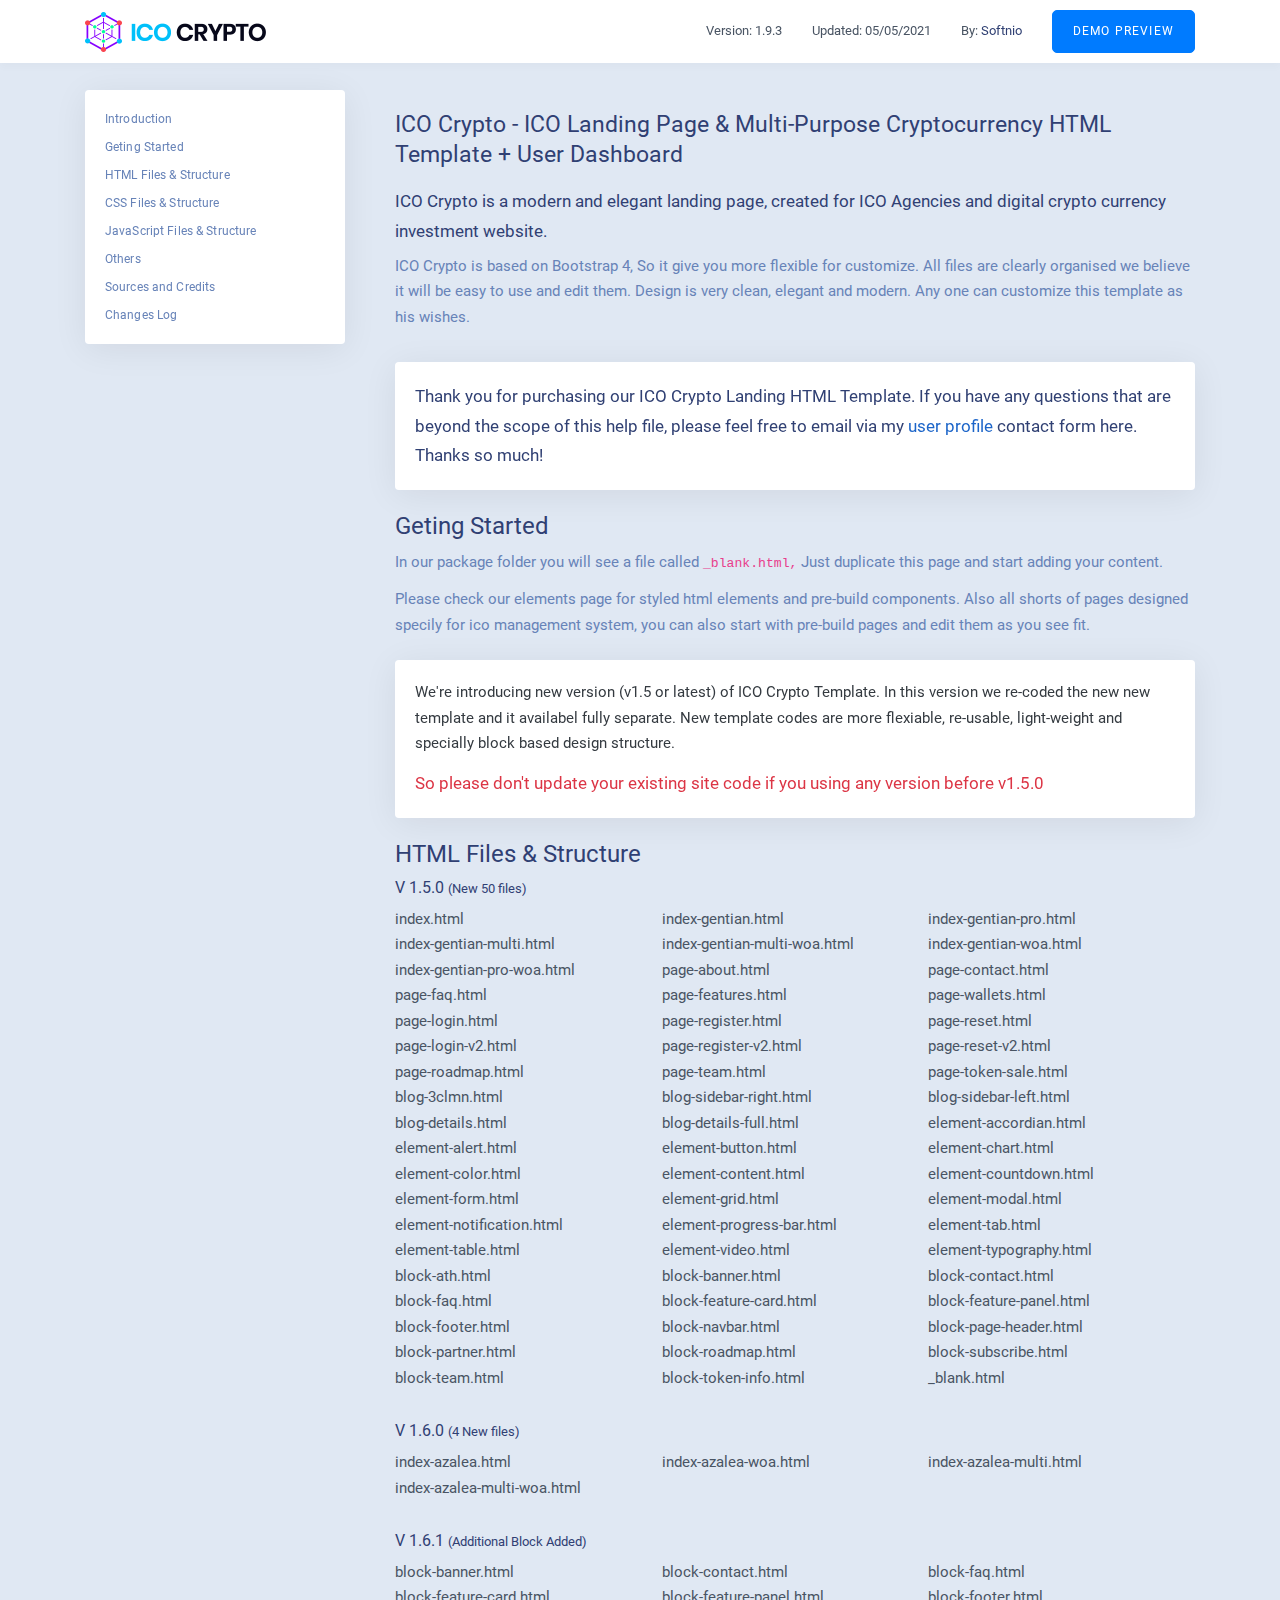
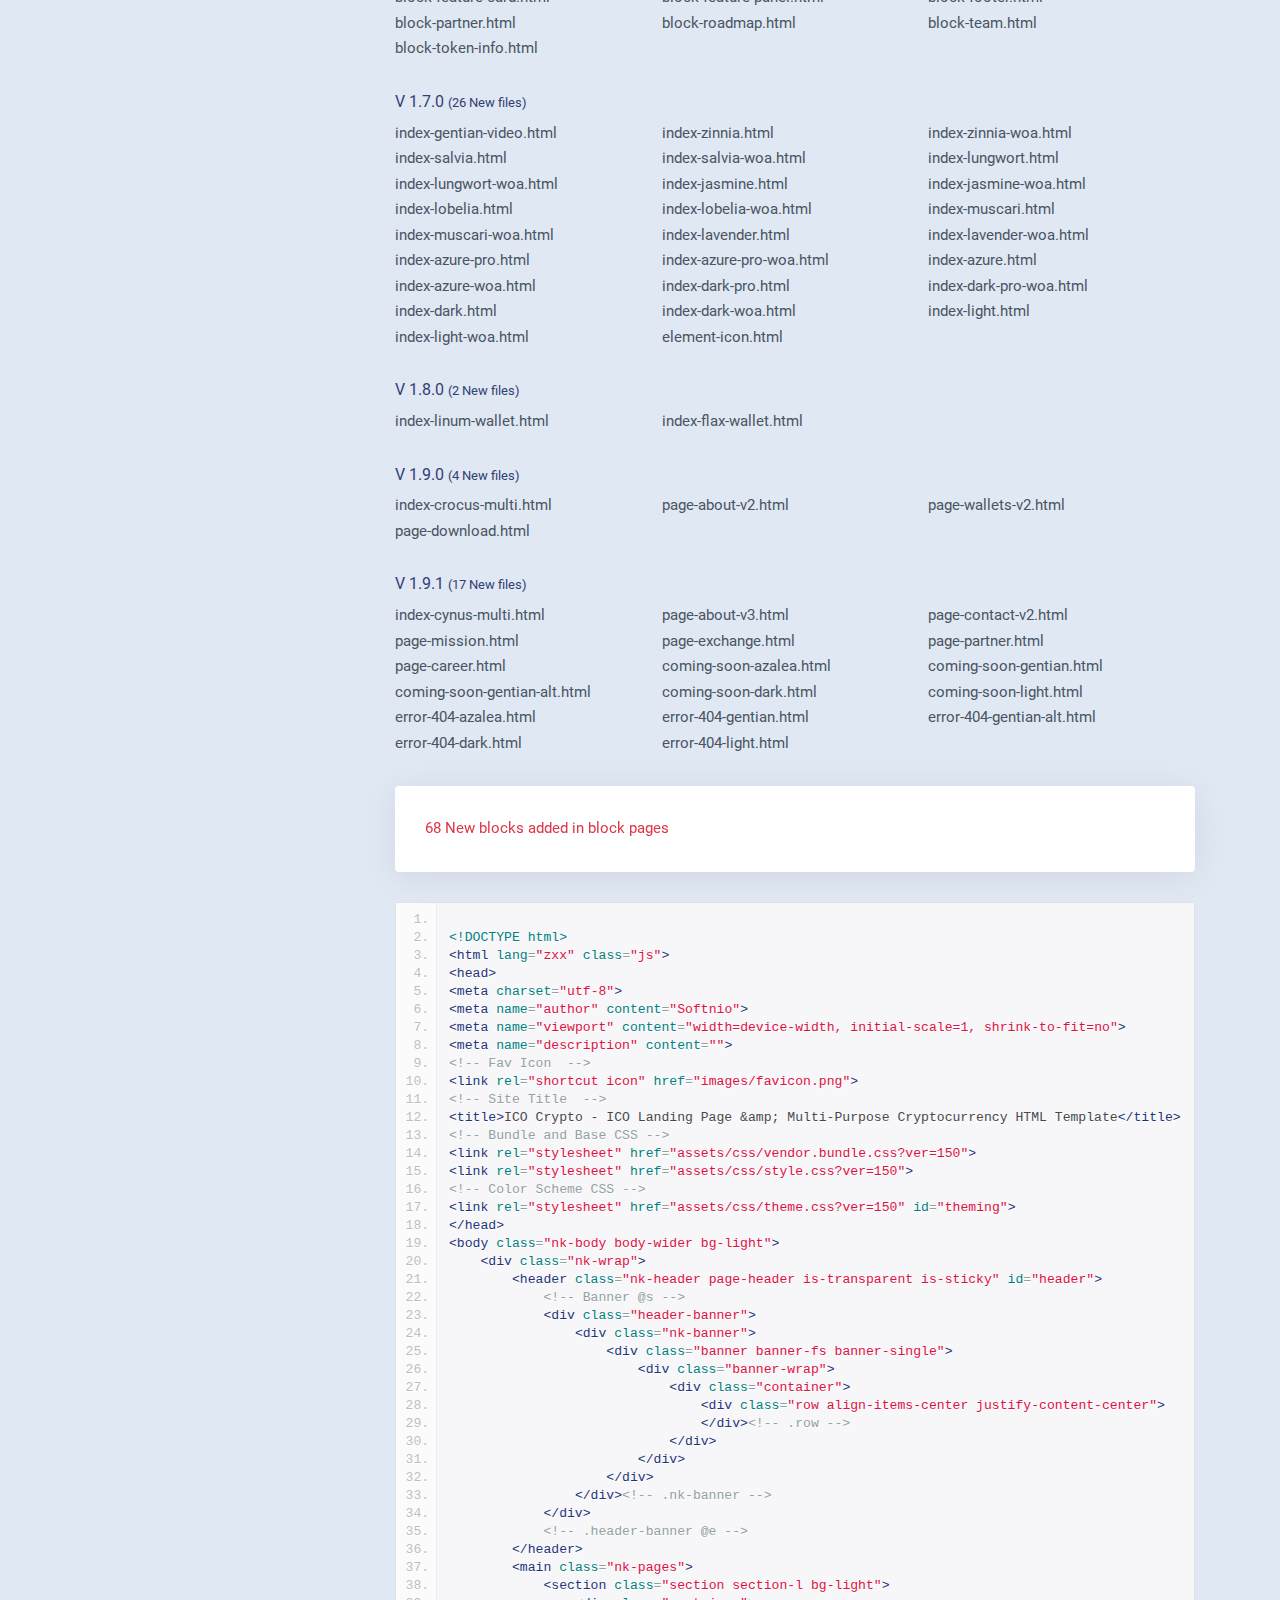
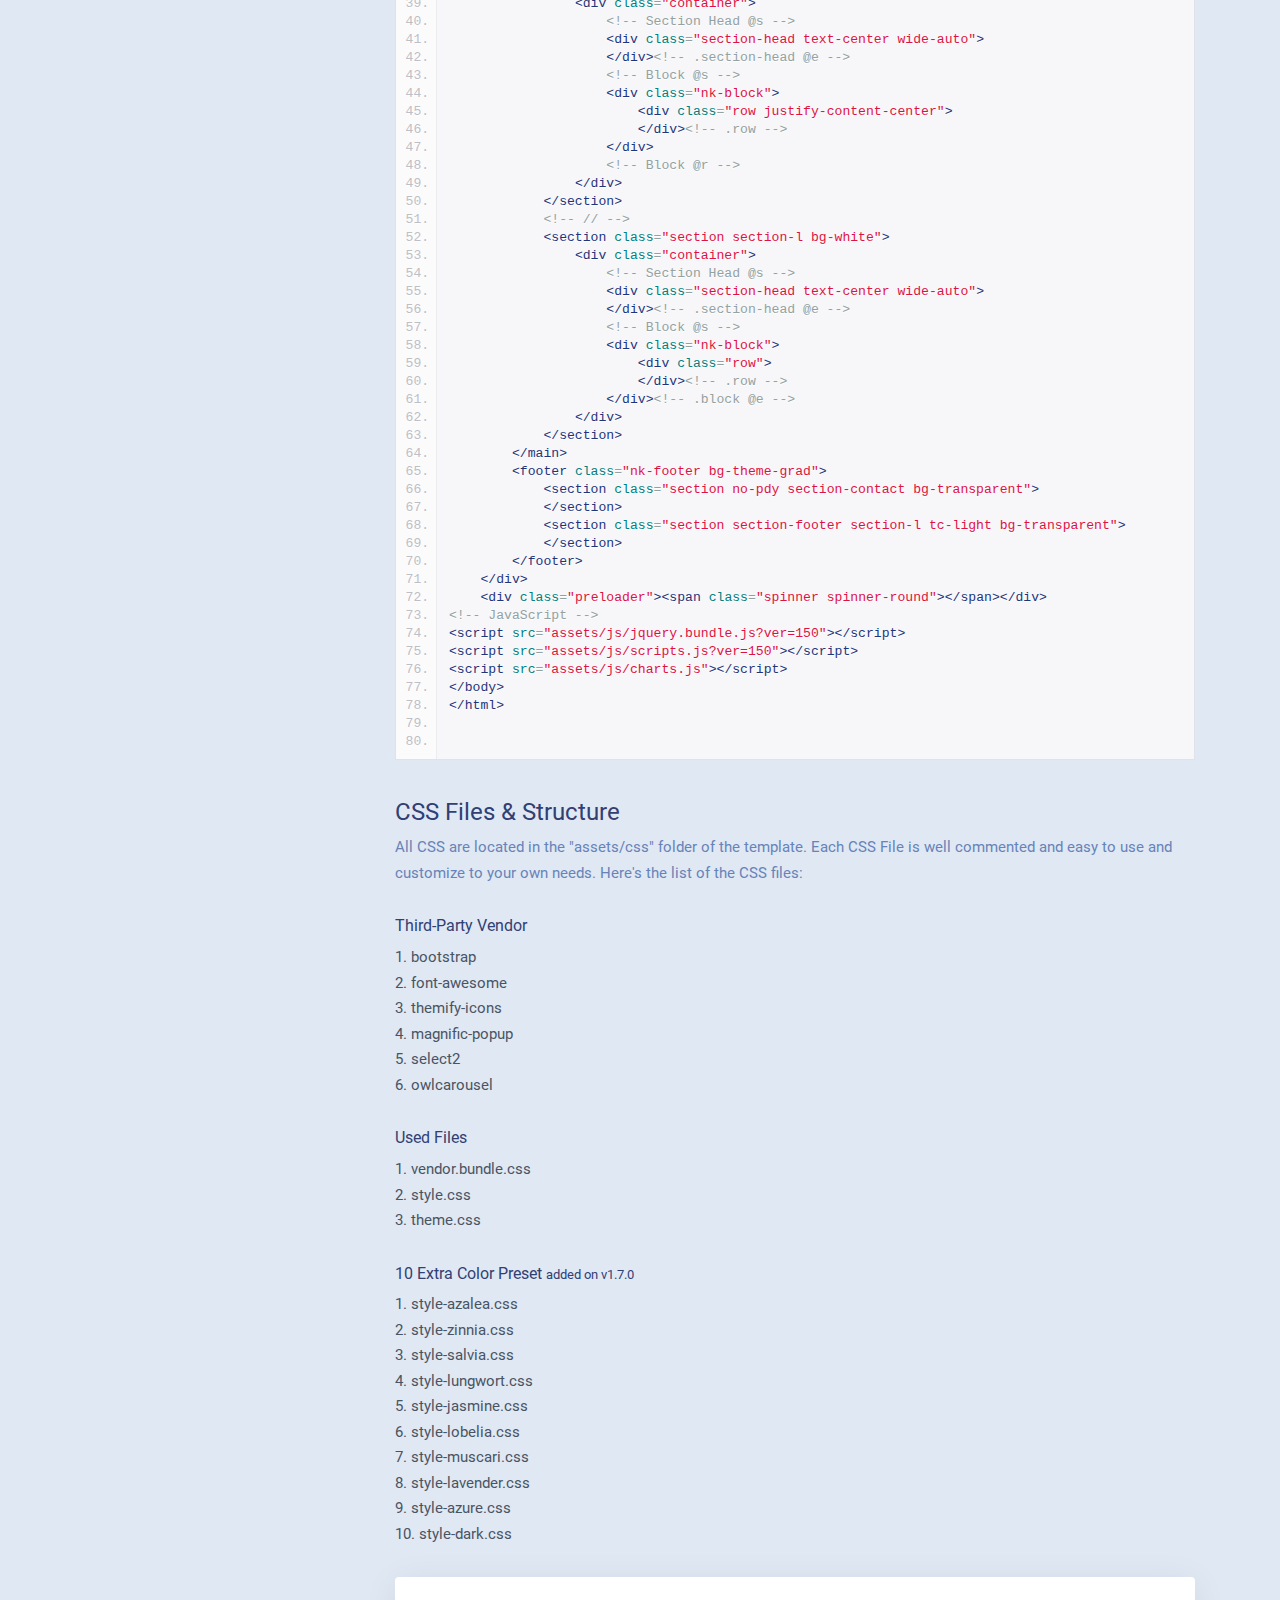
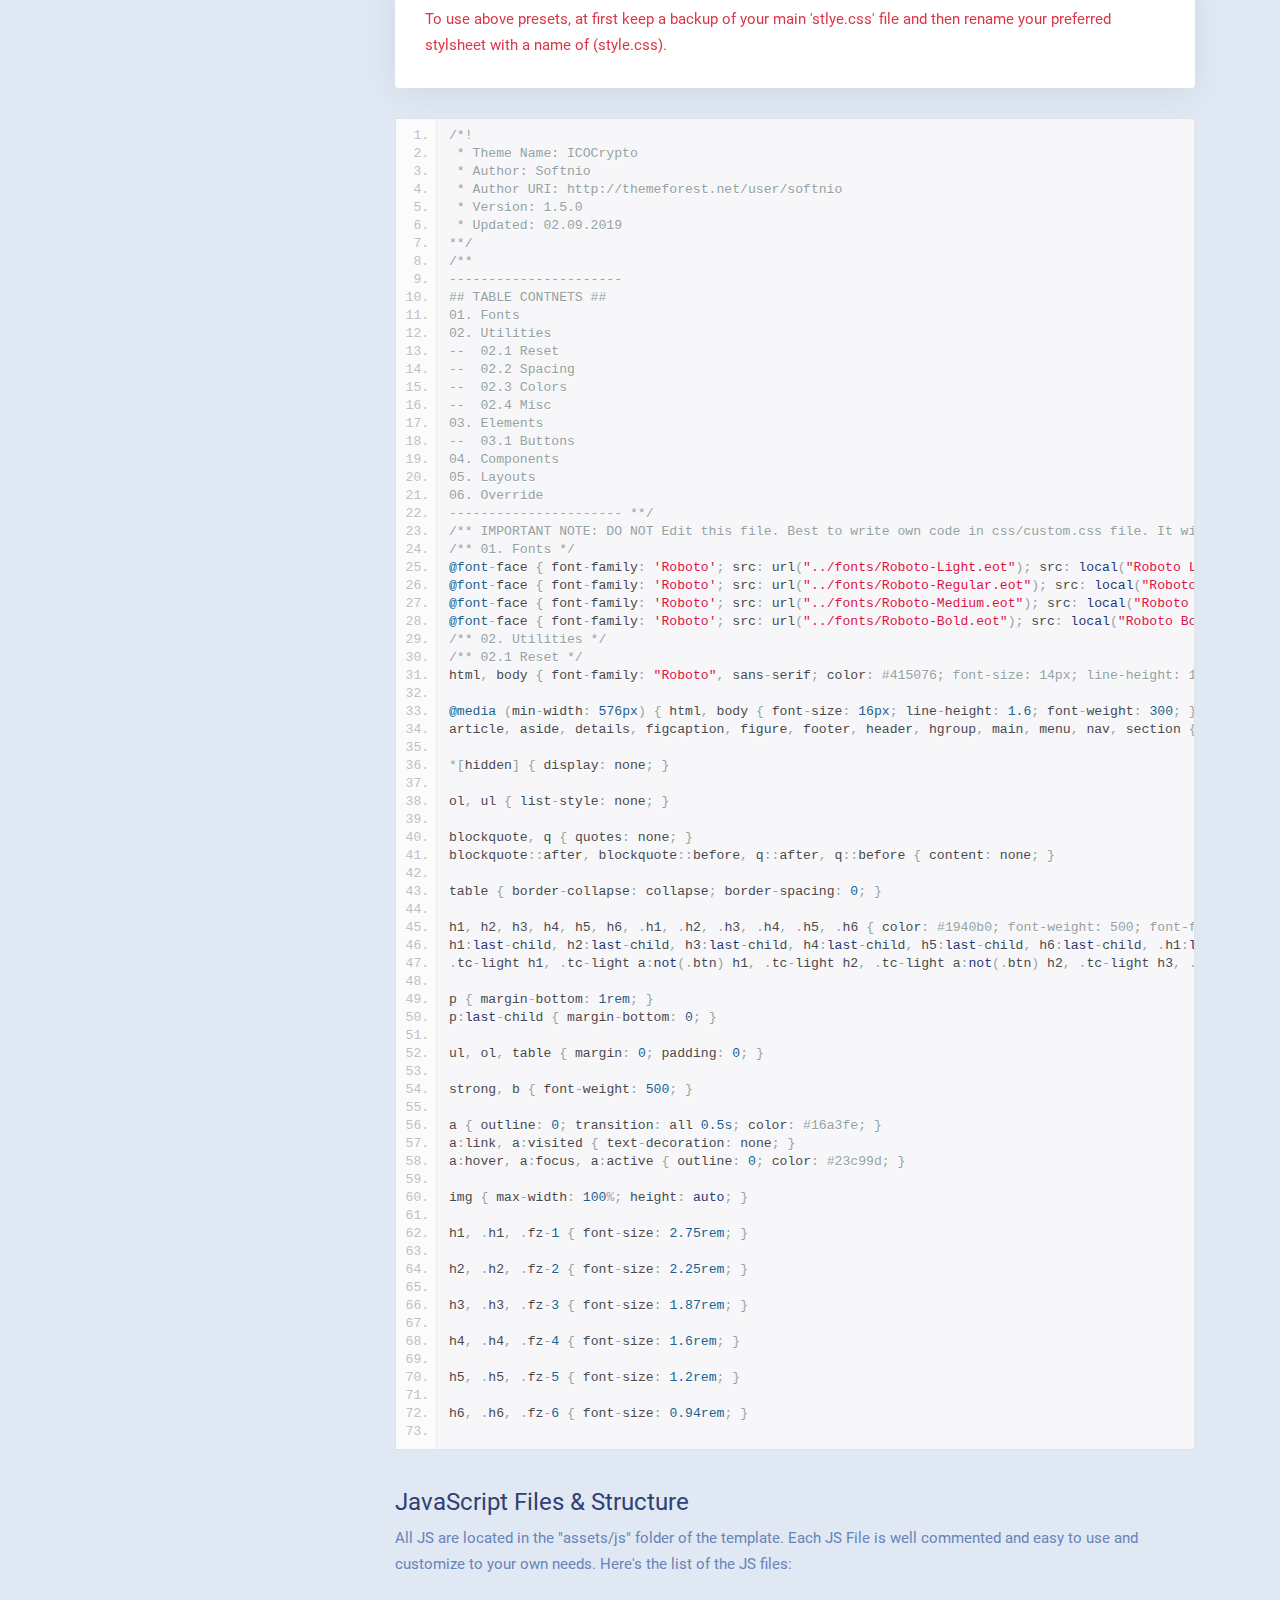
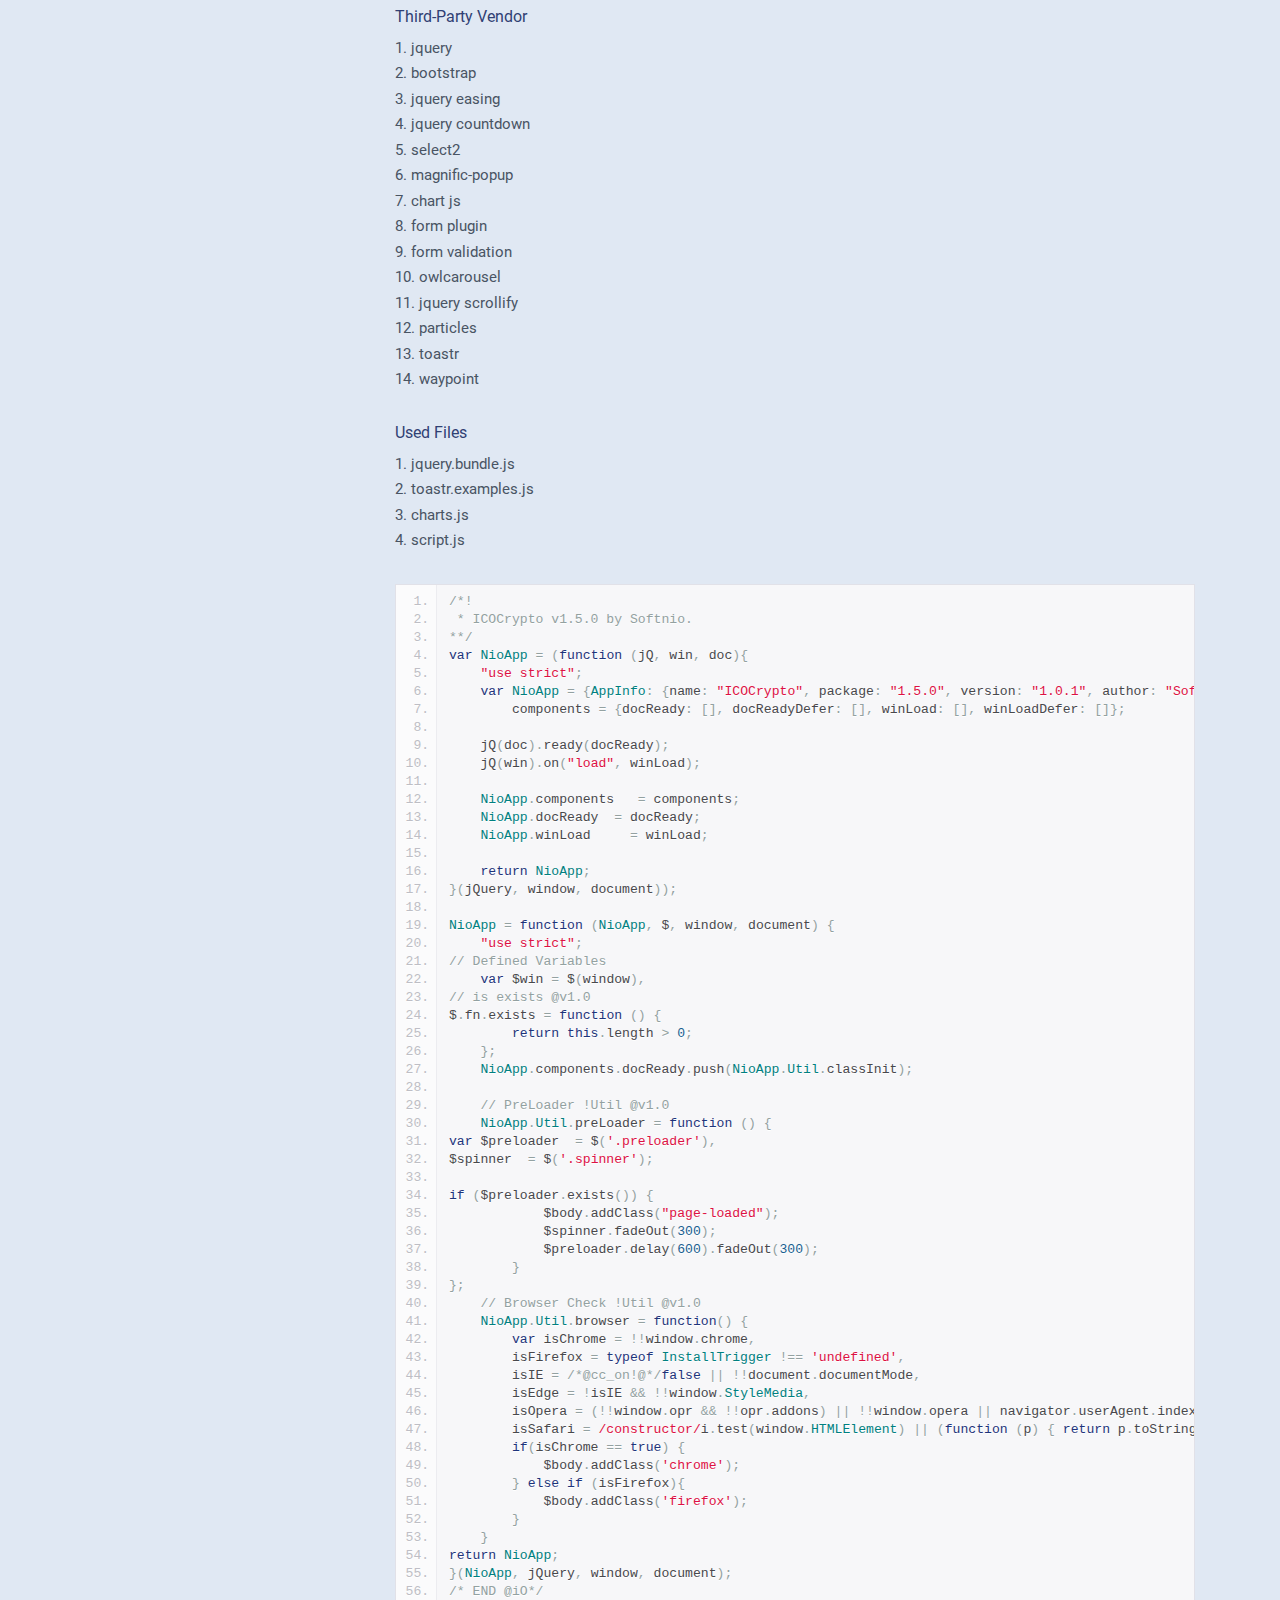
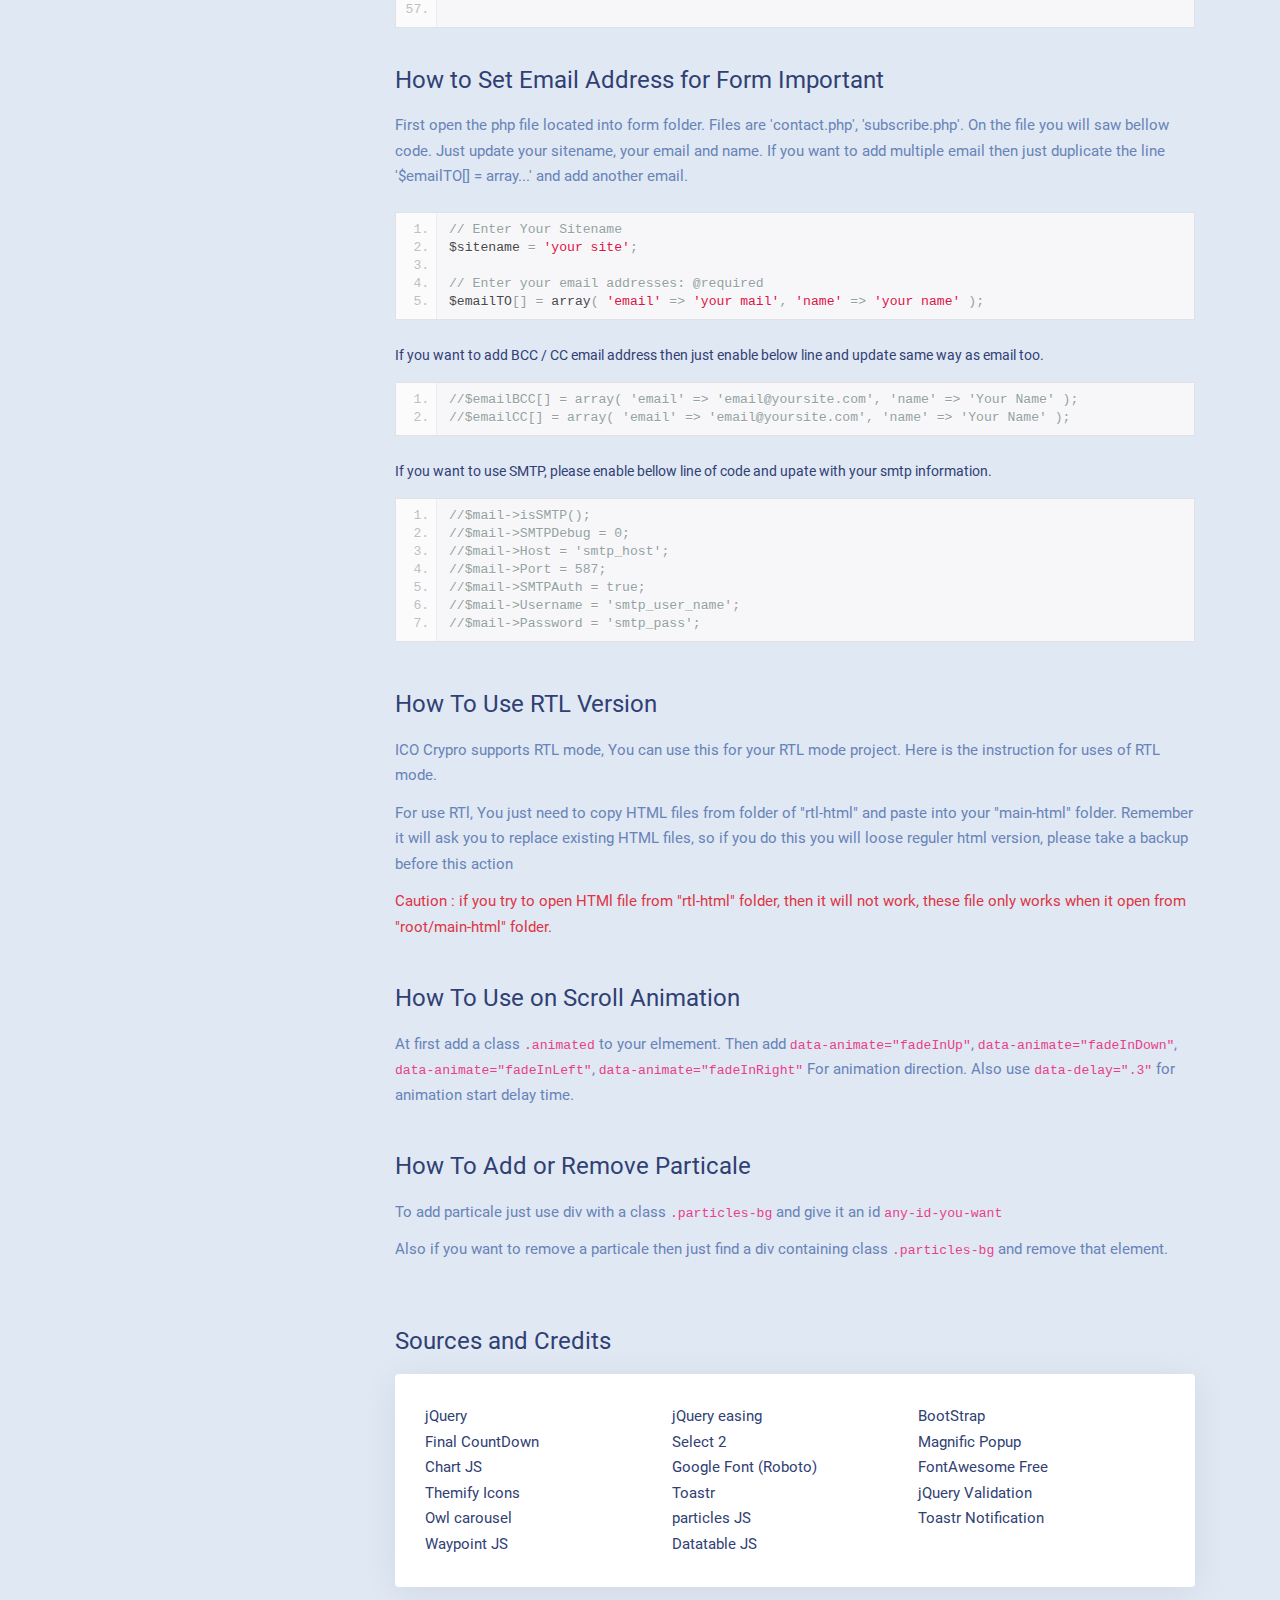
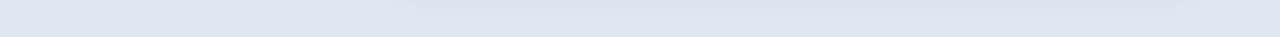
<file: Other HTML pages/documentation/index.html>
<!DOCTYPE html>
<html lang="zxx" class="js">
<head>
	<meta charset="utf-8">
	<meta name="author" content="Softnio">
	<meta name="viewport" content="width=device-width, initial-scale=1, shrink-to-fit=no">
	<meta name="description" content="TokenWiz is a modern and clean admin template for ICO Dashboard.">
	<!-- Fav Icon  -->
	<link rel="shortcut icon" href="images/favicon.png">
	<!-- Site Title  -->
	<title>Documentation | ICO Crypto - ICO Landing Page &amp; Multi-Purpose Cryptocurrency HTML Template</title>
	<!-- Vendor Bundle CSS -->
	<link rel="stylesheet" href="assets/css/vendor.bundle.css?ver=100">
	<link rel="stylesheet" href="assets/css/prettify.css">
	<!-- Custom styles for this template -->
	<link rel="stylesheet" href="assets/css/style.css?ver=100">

	<style>
        .section{
            padding: 20px 0 0;
        }
        a{
            color: #304073;
        }
        a:hover,a:focus,a:active{
            color: #2b56f5;
        }
        h1,h2,h3,h4,h5,h6,p.lead{
            color: #304073;
            margin-bottom: 8px;
        }
        p,span{
            color: #6783b8;
        }
        .doc-topbar{
            position: fixed;
            top: 0;
            width: 100%;
            z-index: 999;
            padding: 10px 0;
            background: #fff;
            box-shadow: 0px 5px 7px 0px rgba(0, 0, 0, 0.02);
        }
        .doc-logo{
            height: 40px;
            display: block;
        }
        .doc-logo img{
            height: 40px;
        }
        .doc-topbar-info ul{
            margin: 0 -15px;
        }
        .doc-topbar-info ul li{
            font-size: 13px;
            padding: 0 15px;
        }
        .doc-sidebar{
            position: fixed;
            top: 0;
            width: 260px;
            border-radius: 4px;
            padding: 15px 0;
            margin-top: 90px;
            background: #fff;
            max-height: calc(100vh - 120px);
            box-shadow: 0px 5px 35px 0px rgba(0, 0, 0, 0.07);
        }
        .doc-sidebar-head{
            color: #304073;
            margin:15px 0 5px;
            padding: 0 20px;
            font-size: 11px;
            text-transform: uppercase;
            font-weight: 500;
        }
        .doc-sidebar-nav{
            padding: 0 20px;
        }
        .doc-sidebar-nav li{
            padding: 5px 0;
        }
        .doc-sidebar-nav li a{
            font-size: 12px;
            line-height: 18px;
            letter-spacing: 0.01em;
            font-weight: 400;
            color: #6783b8;
            display: block;
        }
        .doc-sidebar-nav li a:hover,.doc-sidebar-nav li a:focus,.doc-sidebar-nav li a:active,.doc-sidebar-nav li.active a{
            color: #2b56f5;
        }
        .doc-content{
            margin-left: 310px;
        }
        .doc-content{
        }
        .doc-file-list{
            display: flex;
            flex-wrap: wrap;
        }
        .doc-file-list li{
            font-weight: 400;
            width: 33.33%;
        }
        ol li{
            list-style: decimal;
        }
        .doc-ol li{
            list-style-position: inside;
            font-weight: 400;
        }
        .lang-html,.lang-css,.lang-js{
            overflow-x: hidden;
        }
    </style>
	
</head>

<body class="admin-dashboard-demo">
    
    <div class="doc-topbar">
        <div class="container">
            <div class="d-flex justify-content-between align-items-center">
                <div class="div">
                    <a class="doc-logo" href="./"><img src="images/logo.png" alt="logo"></a>
                </div>
                <div class="doc-topbar-info d-none d-md-block">
                    <ul class="d-flex align-items-center">
                        <li>Version: <strong>1.9.3</strong></li>
                        <li>Updated: 05/05/2021</li>
                        <li>By: <a href="https://softnio.com" target="_blank">Softnio</a></li>
                        <li><a target="_blank" href="http://demo.themenio.com/ico/" class="btn btn-sm btn-primary">Demo Preview</a></li>
                    </ul>
                </div>
                <div class="d-md-none">
                    <a href="#" class="doc-menu-toggler"><em class="ti ti-align-right"></em></a>
                </div>
            </div>
        </div>
    </div>
    <div class="container">
        <div id="docSidebar" class="doc-sidebar">
            <div>
                <ul class="doc-sidebar-nav">
                    <li><a class="to-section" href="#introduction">Introduction</a></li>
                    <li><a class="to-section" href="#getStarted">Geting Started</a></li>
                    <li><a class="to-section" href="#htmlStructure">HTML Files &amp; Structure</a></li>
                    <li><a class="to-section" href="#cssStructure">CSS Files &amp; Structure</a></li>
                    <li><a class="to-section" href="#jsStructure">JavaScript Files &amp; Structure</a></li>
                    <li><a class="to-section" href="#others">Others</a></li>
                    <li><a class="to-section" href="#credits">Sources and Credits</a></li>
                    <li><a class="to-section" href="changeslog.html">Changes Log</a></li>
                </ul>
            </div>
        </div>
        <div class="doc-content">
            <div id="introduction" class="section" style="padding-top: 110px">
                <h3>ICO Crypto - ICO Landing Page &amp; Multi-Purpose Cryptocurrency HTML Template + User Dashboard</h3>
                <ul class="d-flex guttar-20px align-items-center d-md-none">
					<li>Version: <strong>1.9.3</strong></li>
					<li>Updated: 05/05/2021</li>
					<li>By: <a href="https://softnio.com" target="_blank">Softnio</a></li>
                </ul>
                <div class="gaps-1x"></div>
                <p class="lead">ICO Crypto is a modern and elegant landing page, created for ICO Agencies and digital crypto currency investment website.</p>
                <p>ICO Crypto is based on Bootstrap 4, So it give you more flexible for customize. All files are clearly organised we believe it will be easy to use and edit them. Design is very clean, elegant and modern. Any one can customize this template as his wishes.</p>
                <div class="gaps-2x"></div>
                <div class="card no-hover-shadow">
                    <div class="card-innr pd-2x">
                        <p class="lead">
                        Thank you for purchasing our ICO Crypto Landing HTML Template. If you have any questions that are beyond the scope of this help file, please feel free to email via my <a target="_blank" href="https://themeforest.net/user/softnio#contact">user profile</a> contact form here. Thanks so much!</p>
                    </div>
                </div>
            </div>
            <!-- End #introduction -->
            
            <div id="getStarted" class="section">
                <h2>Geting Started</h2>
                <p>In our package folder you will see a file called <code> _blank.html,</code> Just duplicate this page and start adding your content.</p>
                <p>Please check our elements page for styled html elements and pre-build components. Also all shorts of pages designed specily for ico management system, you can also start with pre-build pages and edit them as you see fit.</p>
                <div class="gaps-1x"></div>
                <div class="card no-hover-shadow">
                    <div class="card-innr pd-2x">
                        <p class="text-dark"><strong>We're introducing new version (v1.5 or latest) of ICO Crypto Template. In this version we re-coded the new new template and it availabel fully separate. New template codes are more flexiable, re-usable, light-weight and specially block based design structure.</strong></p>
                        <p class="text-danger lead"><strong>So please don't update your existing site code if you using any version before v1.5.0</strong></p>
                    </div>
                </div>
            </div>
            <!-- End #getStarted -->
            
            <div id="htmlStructure" class="section">
                <h2>HTML Files &amp; Structure</h2>
                
                <h5>V 1.5.0 <small>(New 50 files)</small></h5>
                <ul class="doc-file-list">
                    <li>index.html</li>
                    <li>index-gentian.html</li>
                    <li>index-gentian-pro.html</li>
                    <li>index-gentian-multi.html</li>
                    <li>index-gentian-multi-woa.html</li>
                    <li>index-gentian-woa.html</li>
                    <li>index-gentian-pro-woa.html</li>
                    <li>page-about.html</li>
                    <li>page-contact.html</li>
                    <li>page-faq.html</li>
                    <li>page-features.html</li>
                    <li>page-wallets.html</li>
                    <li>page-login.html</li>
                    <li>page-register.html</li>
                    <li>page-reset.html</li>
                    <li>page-login-v2.html</li>
                    <li>page-register-v2.html</li>
                    <li>page-reset-v2.html</li>
                    <li>page-roadmap.html</li>
                    <li>page-team.html</li>
                    <li>page-token-sale.html</li>
                    <li>blog-3clmn.html</li>
                    <li>blog-sidebar-right.html</li>
                    <li>blog-sidebar-left.html</li>
                    <li>blog-details.html</li>
                    <li>blog-details-full.html</li>
                    <li>element-accordian.html</li>
                    <li>element-alert.html</li>
                    <li>element-button.html</li>
                    <li>element-chart.html</li>
                    <li>element-color.html</li>
                    <li>element-content.html</li>
                    <li>element-countdown.html</li>
                    <li>element-form.html</li>
                    <li>element-grid.html</li>
                    <li>element-modal.html</li>
                    <li>element-notification.html</li>
                    <li>element-progress-bar.html</li>
                    <li>element-tab.html</li>
                    <li>element-table.html</li>
                    <li>element-video.html</li>
                    <li>element-typography.html</li>
                    <li>block-ath.html</li>
                    <li>block-banner.html</li>
                    <li>block-contact.html</li>
                    <li>block-faq.html</li>
                    <li>block-feature-card.html</li>
                    <li>block-feature-panel.html</li>
                    <li>block-footer.html</li>
                    <li>block-navbar.html</li>
                    <li>block-page-header.html</li>
                    <li>block-partner.html</li>
                    <li>block-roadmap.html</li>
                    <li>block-subscribe.html</li>
                    <li>block-team.html</li>
                    <li>block-token-info.html</li>
                    <li>_blank.html</li>
                </ul>
                <h5>V 1.6.0 <small>(4 New files)</small></h5>
                <ul class="doc-file-list">
                    <li>index-azalea.html</li>
                    <li>index-azalea-woa.html</li>
                    <li>index-azalea-multi.html</li>
                    <li>index-azalea-multi-woa.html</li>
                </ul>
                <h5>V 1.6.1 <small>(Additional Block Added)</small></h5>
                <ul class="doc-file-list">
                    <li>block-banner.html</li>
                    <li>block-contact.html</li>
                    <li>block-faq.html</li>
                    <li>block-feature-card.html</li>
                    <li>block-feature-panel.html</li>
                    <li>block-footer.html</li>
                    <li>block-partner.html</li>
                    <li>block-roadmap.html</li>
                    <li>block-team.html</li>
                    <li>block-token-info.html</li>
                </ul>
                <h5>V 1.7.0 <small>(26 New files)</small></h5>
                <ul class="doc-file-list">
                    <li>index-gentian-video.html</li>
                    <li>index-zinnia.html</li>
                    <li>index-zinnia-woa.html</li>
                    <li>index-salvia.html</li>
                    <li>index-salvia-woa.html</li>
                    <li>index-lungwort.html</li>
                    <li>index-lungwort-woa.html</li>
                    <li>index-jasmine.html</li>
                    <li>index-jasmine-woa.html</li>
                    <li>index-lobelia.html</li>
                    <li>index-lobelia-woa.html</li>
                    <li>index-muscari.html</li>
                    <li>index-muscari-woa.html</li>
                    <li>index-lavender.html</li>
                    <li>index-lavender-woa.html</li>
                    <li>index-azure-pro.html</li>
                    <li>index-azure-pro-woa.html</li>
                    <li>index-azure.html</li>
                    <li>index-azure-woa.html</li>
                    <li>index-dark-pro.html</li>
                    <li>index-dark-pro-woa.html</li>
                    <li>index-dark.html</li>
                    <li>index-dark-woa.html</li>
                    <li>index-light.html</li>
                    <li>index-light-woa.html</li>
                    <li>element-icon.html</li>
                </ul>
                <h5>V 1.8.0 <small>(2 New files)</small></h5>
                <ul class="doc-file-list">
                    <li>index-linum-wallet.html</li>
					<li>index-flax-wallet.html</li>
				</ul>
				<h5>V 1.9.0 <small>(4 New files)</small></h5>
                <ul class="doc-file-list">
                    <li>index-crocus-multi.html</li>
					<li>page-about-v2.html</li>
					<li>page-wallets-v2.html</li>
					<li>page-download.html</li>
				</ul>
				<h5>V 1.9.1 <small>(17 New files)</small></h5>
                <ul class="doc-file-list">
                    <li>index-cynus-multi.html</li>
					<li>page-about-v3.html</li>
					<li>page-contact-v2.html</li>
					<li>page-mission.html</li>
					<li>page-exchange.html</li>
					<li>page-partner.html</li>
					<li>page-career.html</li>
					<li>coming-soon-azalea.html</li>
					<li>coming-soon-gentian.html</li>
					<li>coming-soon-gentian-alt.html</li>
					<li>coming-soon-dark.html</li>
					<li>coming-soon-light.html</li>
					<li>error-404-azalea.html</li>
					<li>error-404-gentian.html</li>
					<li>error-404-gentian-alt.html</li>
					<li>error-404-dark.html</li>
					<li>error-404-light.html</li>
				</ul>
				
                <div class="gaps-3x"></div>
                <div class="card no-hover-shadow">
                    <div class="card-innr pd-3x">
                        <p class="text-danger"><strong> 68 New blocks added in block pages </strong></p>
                    </div>
                </div>
                
                <div class="gaps-3x"></div>
                <pre class="prettyprint lang-html linenums">            
&lt;!DOCTYPE html&gt;
&lt;html lang=&quot;zxx&quot; class=&quot;js&quot;&gt;
&lt;head&gt;
&lt;meta charset=&quot;utf-8&quot;&gt;
&lt;meta name=&quot;author&quot; content=&quot;Softnio&quot;&gt;
&lt;meta name=&quot;viewport&quot; content=&quot;width=device-width, initial-scale=1, shrink-to-fit=no&quot;&gt;
&lt;meta name=&quot;description&quot; content=&quot;&quot;&gt;
&lt;!-- Fav Icon&nbsp; --&gt;
&lt;link rel=&quot;shortcut icon&quot; href=&quot;images/favicon.png&quot;&gt;
&lt;!-- Site Title&nbsp; --&gt;
&lt;title&gt;ICO Crypto - ICO Landing Page &amp;amp; Multi-Purpose Cryptocurrency HTML Template&lt;/title&gt;
&lt;!-- Bundle and Base CSS --&gt;
&lt;link rel=&quot;stylesheet&quot; href=&quot;assets/css/vendor.bundle.css?ver=150&quot;&gt;
&lt;link rel=&quot;stylesheet&quot; href=&quot;assets/css/style.css?ver=150&quot;&gt;
&lt;!-- Color Scheme CSS --&gt;
&lt;link rel=&quot;stylesheet&quot; href=&quot;assets/css/theme.css?ver=150&quot; id=&quot;theming&quot;&gt;
&lt;/head&gt;
&lt;body class=&quot;nk-body body-wider bg-light&quot;&gt;
&nbsp; &nbsp; &lt;div class=&quot;nk-wrap&quot;&gt;
&nbsp; &nbsp; &nbsp; &nbsp; &lt;header class=&quot;nk-header page-header is-transparent is-sticky&quot; id=&quot;header&quot;&gt;
&nbsp; &nbsp; &nbsp; &nbsp; &nbsp; &nbsp; &lt;!-- Banner @s --&gt;
&nbsp; &nbsp; &nbsp; &nbsp; &nbsp; &nbsp; &lt;div class=&quot;header-banner&quot;&gt;
&nbsp; &nbsp; &nbsp; &nbsp; &nbsp; &nbsp; &nbsp; &nbsp; &lt;div class=&quot;nk-banner&quot;&gt;
&nbsp; &nbsp; &nbsp; &nbsp; &nbsp; &nbsp; &nbsp; &nbsp; &nbsp; &nbsp; &lt;div class=&quot;banner banner-fs banner-single&quot;&gt;
&nbsp; &nbsp; &nbsp; &nbsp; &nbsp; &nbsp; &nbsp; &nbsp; &nbsp; &nbsp; &nbsp; &nbsp; &lt;div class=&quot;banner-wrap&quot;&gt;
&nbsp; &nbsp; &nbsp; &nbsp; &nbsp; &nbsp; &nbsp; &nbsp; &nbsp; &nbsp; &nbsp; &nbsp; &nbsp; &nbsp; &lt;div class=&quot;container&quot;&gt;
&nbsp; &nbsp; &nbsp; &nbsp; &nbsp; &nbsp; &nbsp; &nbsp; &nbsp; &nbsp; &nbsp; &nbsp; &nbsp; &nbsp; &nbsp; &nbsp; &lt;div class=&quot;row align-items-center justify-content-center&quot;&gt;
&nbsp; &nbsp; &nbsp; &nbsp; &nbsp; &nbsp; &nbsp; &nbsp; &nbsp; &nbsp; &nbsp; &nbsp; &nbsp; &nbsp; &nbsp; &nbsp; &lt;/div&gt;&lt;!-- .row --&gt;
&nbsp; &nbsp; &nbsp; &nbsp; &nbsp; &nbsp; &nbsp; &nbsp; &nbsp; &nbsp; &nbsp; &nbsp; &nbsp; &nbsp; &lt;/div&gt;
&nbsp; &nbsp; &nbsp; &nbsp; &nbsp; &nbsp; &nbsp; &nbsp; &nbsp; &nbsp; &nbsp; &nbsp; &lt;/div&gt;
&nbsp; &nbsp; &nbsp; &nbsp; &nbsp; &nbsp; &nbsp; &nbsp; &nbsp; &nbsp; &lt;/div&gt;
&nbsp; &nbsp; &nbsp; &nbsp; &nbsp; &nbsp; &nbsp; &nbsp; &lt;/div&gt;&lt;!-- .nk-banner --&gt;
&nbsp; &nbsp; &nbsp; &nbsp; &nbsp; &nbsp; &lt;/div&gt;
&nbsp; &nbsp; &nbsp; &nbsp; &nbsp; &nbsp; &lt;!-- .header-banner @e --&gt;
&nbsp; &nbsp; &nbsp; &nbsp; &lt;/header&gt;
&nbsp; &nbsp; &nbsp; &nbsp; &lt;main class=&quot;nk-pages&quot;&gt;
&nbsp; &nbsp; &nbsp; &nbsp; &nbsp; &nbsp; &lt;section class=&quot;section section-l bg-light&quot;&gt;
&nbsp; &nbsp; &nbsp; &nbsp; &nbsp; &nbsp; &nbsp; &nbsp; &lt;div class=&quot;container&quot;&gt;
&nbsp; &nbsp; &nbsp; &nbsp; &nbsp; &nbsp; &nbsp; &nbsp; &nbsp; &nbsp; &lt;!-- Section Head @s --&gt;
&nbsp; &nbsp; &nbsp; &nbsp; &nbsp; &nbsp; &nbsp; &nbsp; &nbsp; &nbsp; &lt;div class=&quot;section-head text-center wide-auto&quot;&gt;
&nbsp; &nbsp; &nbsp; &nbsp; &nbsp; &nbsp; &nbsp; &nbsp; &nbsp; &nbsp; &lt;/div&gt;&lt;!-- .section-head @e --&gt;
&nbsp; &nbsp; &nbsp; &nbsp; &nbsp; &nbsp; &nbsp; &nbsp; &nbsp; &nbsp; &lt;!-- Block @s --&gt;
&nbsp; &nbsp; &nbsp; &nbsp; &nbsp; &nbsp; &nbsp; &nbsp; &nbsp; &nbsp; &lt;div class=&quot;nk-block&quot;&gt;
&nbsp; &nbsp; &nbsp; &nbsp; &nbsp; &nbsp; &nbsp; &nbsp; &nbsp; &nbsp; &nbsp; &nbsp; &lt;div class=&quot;row justify-content-center&quot;&gt;
&nbsp; &nbsp; &nbsp; &nbsp; &nbsp; &nbsp; &nbsp; &nbsp; &nbsp; &nbsp; &nbsp; &nbsp; &lt;/div&gt;&lt;!-- .row --&gt;
&nbsp; &nbsp; &nbsp; &nbsp; &nbsp; &nbsp; &nbsp; &nbsp; &nbsp; &nbsp; &lt;/div&gt;
&nbsp; &nbsp; &nbsp; &nbsp; &nbsp; &nbsp; &nbsp; &nbsp; &nbsp; &nbsp; &lt;!-- Block @r --&gt;
&nbsp; &nbsp; &nbsp; &nbsp; &nbsp; &nbsp; &nbsp; &nbsp; &lt;/div&gt;
&nbsp; &nbsp; &nbsp; &nbsp; &nbsp; &nbsp; &lt;/section&gt;
&nbsp; &nbsp; &nbsp; &nbsp; &nbsp; &nbsp; &lt;!-- // --&gt;
&nbsp; &nbsp; &nbsp; &nbsp; &nbsp; &nbsp; &lt;section class=&quot;section section-l bg-white&quot;&gt;
&nbsp; &nbsp; &nbsp; &nbsp; &nbsp; &nbsp; &nbsp; &nbsp; &lt;div class=&quot;container&quot;&gt;
&nbsp; &nbsp; &nbsp; &nbsp; &nbsp; &nbsp; &nbsp; &nbsp; &nbsp; &nbsp; &lt;!-- Section Head @s --&gt;
&nbsp; &nbsp; &nbsp; &nbsp; &nbsp; &nbsp; &nbsp; &nbsp; &nbsp; &nbsp; &lt;div class=&quot;section-head text-center wide-auto&quot;&gt;
&nbsp; &nbsp; &nbsp; &nbsp; &nbsp; &nbsp; &nbsp; &nbsp; &nbsp; &nbsp; &lt;/div&gt;&lt;!-- .section-head @e --&gt;
&nbsp; &nbsp; &nbsp; &nbsp; &nbsp; &nbsp; &nbsp; &nbsp; &nbsp; &nbsp; &lt;!-- Block @s --&gt;
&nbsp; &nbsp; &nbsp; &nbsp; &nbsp; &nbsp; &nbsp; &nbsp; &nbsp; &nbsp; &lt;div class=&quot;nk-block&quot;&gt;
&nbsp; &nbsp; &nbsp; &nbsp; &nbsp; &nbsp; &nbsp; &nbsp; &nbsp; &nbsp; &nbsp; &nbsp; &lt;div class=&quot;row&quot;&gt;
&nbsp; &nbsp; &nbsp; &nbsp; &nbsp; &nbsp; &nbsp; &nbsp; &nbsp; &nbsp; &nbsp; &nbsp; &lt;/div&gt;&lt;!-- .row --&gt;
&nbsp; &nbsp; &nbsp; &nbsp; &nbsp; &nbsp; &nbsp; &nbsp; &nbsp; &nbsp; &lt;/div&gt;&lt;!-- .block @e --&gt;
&nbsp; &nbsp; &nbsp; &nbsp; &nbsp; &nbsp; &nbsp; &nbsp; &lt;/div&gt;
&nbsp; &nbsp; &nbsp; &nbsp; &nbsp; &nbsp; &lt;/section&gt;
&nbsp; &nbsp; &nbsp; &nbsp; &lt;/main&gt;
&nbsp; &nbsp; &nbsp; &nbsp; &lt;footer class=&quot;nk-footer bg-theme-grad&quot;&gt;
&nbsp; &nbsp; &nbsp; &nbsp; &nbsp; &nbsp; &lt;section class=&quot;section no-pdy section-contact bg-transparent&quot;&gt;
&nbsp; &nbsp; &nbsp; &nbsp; &nbsp; &nbsp; &lt;/section&gt;
&nbsp; &nbsp; &nbsp; &nbsp; &nbsp; &nbsp; &lt;section class=&quot;section section-footer section-l tc-light bg-transparent&quot;&gt;
&nbsp; &nbsp; &nbsp; &nbsp; &nbsp; &nbsp; &lt;/section&gt;
&nbsp; &nbsp; &nbsp; &nbsp; &lt;/footer&gt;
&nbsp; &nbsp; &lt;/div&gt;
&nbsp; &nbsp; &lt;div class=&quot;preloader&quot;&gt;&lt;span class=&quot;spinner spinner-round&quot;&gt;&lt;/span&gt;&lt;/div&gt;
&lt;!-- JavaScript --&gt;
&lt;script src=&quot;assets/js/jquery.bundle.js?ver=150&quot;&gt;&lt;/script&gt;
&lt;script src=&quot;assets/js/scripts.js?ver=150&quot;&gt;&lt;/script&gt;
&lt;script src=&quot;assets/js/charts.js&quot;&gt;&lt;/script&gt;
&lt;/body&gt;
&lt;/html&gt;
&nbsp;
                </pre>

            </div>
            <!-- End #htmlStructure -->
            
            <div id="cssStructure" class="section">
                <h2>CSS Files &amp; Structure</h2>
                <p>All CSS are located in the "assets/css" folder of the template. Each CSS File is well commented and easy to use and customize to your own needs. Here's the list of the CSS files:</p>
                <h5><strong>Third-Party Vendor</strong></h5>
                <ol class="doc-ol">
                    <li>bootstrap</li>
                    <li>font-awesome</li>
                    <li>themify-icons</li>
                    <li>magnific-popup</li>
                    <li>select2</li>
                    <li>owlcarousel</li>
                </ol>
                <h5><strong>Used Files</strong></h5>
                <ol class="doc-ol">
                    <li>vendor.bundle.css</li>
                    <li>style.css</li>
                    <li>theme.css</li>
                </ol>
                
                <h5 id="color-preset"><strong>10 Extra Color Preset <small> added on v1.7.0 </small></strong></h5>
                <ol class="doc-ol">
                    <li>style-azalea.css</li>
                    <li>style-zinnia.css</li>
                    <li>style-salvia.css</li>
                    <li>style-lungwort.css</li>
                    <li>style-jasmine.css</li>
                    <li>style-lobelia.css</li>
                    <li>style-muscari.css</li>
                    <li>style-lavender.css</li>
                    <li>style-azure.css</li>
                    <li>style-dark.css</li>
                </ol>
                <div class="gaps-3x"></div>
                <div class="card no-hover-shadow">
                    <div class="card-innr pd-3x">
                        <p class="text-danger"><strong> To use above presets, at first keep a backup of your main 'stlye.css' file and then rename your preferred stylsheet with a name of (style.css).</strong></p>
                    </div>
                </div>
                <div class="gaps-3x"></div>
                <pre class="prettyprint lang-css linenums">
/*!
 * Theme Name: ICOCrypto
 * Author: Softnio
 * Author URI: http://themeforest.net/user/softnio
 * Version: 1.5.0
 * Updated: 02.09.2019
**/
/**
----------------------
## TABLE CONTNETS ##
01. Fonts
02. Utilities
--  02.1 Reset
--  02.2 Spacing
--  02.3 Colors
--  02.4 Misc
03. Elements
--  03.1 Buttons
04. Components
05. Layouts
06. Override
---------------------- **/
/** IMPORTANT NOTE: DO NOT Edit this file. Best to write own code in css/custom.css file. It will helps you to easy update of the template. */
/** 01. Fonts */
@font-face { font-family: 'Roboto'; src: url("../fonts/Roboto-Light.eot"); src: local("Roboto Light"), local("Roboto-Light"), url("../fonts/Roboto-Light.eot?#iefix") format("embedded-opentype"), url("../fonts/Roboto-Light.woff2") format("woff2"), url("../fonts/Roboto-Light.woff") format("woff"), url("../fonts/Roboto-Light.ttf") format("truetype"); font-weight: 300; font-style: normal; }
@font-face { font-family: 'Roboto'; src: url("../fonts/Roboto-Regular.eot"); src: local("Roboto"), local("Roboto-Regular"), url("../fonts/Roboto-Regular.eot?#iefix") format("embedded-opentype"), url("../fonts/Roboto-Regular.woff2") format("woff2"), url("../fonts/Roboto-Regular.woff") format("woff"), url("../fonts/Roboto-Regular.ttf") format("truetype"); font-weight: normal; font-style: normal; }
@font-face { font-family: 'Roboto'; src: url("../fonts/Roboto-Medium.eot"); src: local("Roboto Medium"), local("Roboto-Medium"), url("../fonts/Roboto-Medium.eot?#iefix") format("embedded-opentype"), url("../fonts/Roboto-Medium.woff2") format("woff2"), url("../fonts/Roboto-Medium.woff") format("woff"), url("../fonts/Roboto-Medium.ttf") format("truetype"); font-weight: 500; font-style: normal; }
@font-face { font-family: 'Roboto'; src: url("../fonts/Roboto-Bold.eot"); src: local("Roboto Bold"), local("Roboto-Bold"), url("../fonts/Roboto-Bold.eot?#iefix") format("embedded-opentype"), url("../fonts/Roboto-Bold.woff2") format("woff2"), url("../fonts/Roboto-Bold.woff") format("woff"), url("../fonts/Roboto-Bold.ttf") format("truetype"); font-weight: bold; font-style: normal; }
/** 02. Utilities */
/** 02.1 Reset */
html, body { font-family: "Roboto", sans-serif; color: #415076; font-size: 14px; line-height: 1.6; font-weight: 300; -webkit-font-smoothing: antialiased; -moz-osx-font-smoothing: grayscale; }

@media (min-width: 576px) { html, body { font-size: 16px; line-height: 1.6; font-weight: 300; } }
article, aside, details, figcaption, figure, footer, header, hgroup, main, menu, nav, section { display: block; }

*[hidden] { display: none; }

ol, ul { list-style: none; }

blockquote, q { quotes: none; }
blockquote::after, blockquote::before, q::after, q::before { content: none; }

table { border-collapse: collapse; border-spacing: 0; }

h1, h2, h3, h4, h5, h6, .h1, .h2, .h3, .h4, .h5, .h6 { color: #1940b0; font-weight: 500; font-family: "Roboto", sans-serif; line-height: 1.3; margin-bottom: 0.5rem; }
h1:last-child, h2:last-child, h3:last-child, h4:last-child, h5:last-child, h6:last-child, .h1:last-child, .h2:last-child, .h3:last-child, .h4:last-child, .h5:last-child, .h6:last-child { margin-bottom: 0; }
.tc-light h1, .tc-light a:not(.btn) h1, .tc-light h2, .tc-light a:not(.btn) h2, .tc-light h3, .tc-light a:not(.btn) h3, .tc-light h4, .tc-light a:not(.btn) h4, .tc-light h5, .tc-light a:not(.btn) h5, .tc-light h6, .tc-light a:not(.btn) h6, .tc-light .h1, .tc-light a:not(.btn) .h1, .tc-light .h2, .tc-light a:not(.btn) .h2, .tc-light .h3, .tc-light a:not(.btn) .h3, .tc-light .h4, .tc-light a:not(.btn) .h4, .tc-light .h5, .tc-light a:not(.btn) .h5, .tc-light .h6, .tc-light a:not(.btn) .h6 { color: #fff; }

p { margin-bottom: 1rem; }
p:last-child { margin-bottom: 0; }

ul, ol, table { margin: 0; padding: 0; }

strong, b { font-weight: 500; }

a { outline: 0; transition: all 0.5s; color: #16a3fe; }
a:link, a:visited { text-decoration: none; }
a:hover, a:focus, a:active { outline: 0; color: #23c99d; }

img { max-width: 100%; height: auto; }

h1, .h1, .fz-1 { font-size: 2.75rem; }

h2, .h2, .fz-2 { font-size: 2.25rem; }

h3, .h3, .fz-3 { font-size: 1.87rem; }

h4, .h4, .fz-4 { font-size: 1.6rem; }

h5, .h5, .fz-5 { font-size: 1.2rem; }

h6, .h6, .fz-6 { font-size: 0.94rem; }
                </pre>
                
            </div>
            <!-- End #cssStructure -->
            <div id="jsStructure" class="section">
                <h2>JavaScript Files &amp; Structure</h2>
                <p>All JS are located in the "assets/js" folder of the template. Each JS File is well commented and easy to use and customize to your own needs. Here's the list of the JS files:</p>
                <h5><strong>Third-Party Vendor</strong></h5>
                <ol class="doc-ol">
                    <li>jquery</li>
                    <li>bootstrap</li>
                    <li>jquery easing</li>
                    <li>jquery countdown</li>
                    <li>select2</li>
                    <li>magnific-popup</li>
                    <li>chart js</li>
                    <li>form plugin</li>
                    <li>form validation</li>
                    <li>owlcarousel</li>
                    <li>jquery scrollify</li>
                    <li>particles</li>
                    <li>toastr</li>
                    <li>waypoint</li>
                </ol>
                <h5><strong>Used Files</strong></h5>
                <ol class="doc-ol">
                    <li>jquery.bundle.js</li>
                    <li>toastr.examples.js</li>
                    <li>charts.js</li>
                    <li>script.js</li>
                </ol>
                <div class="gaps-3x"></div>
                <pre class="prettyprint lang-js linenums">
/*!
&nbsp;* ICOCrypto v1.5.0 by Softnio.
**/
var NioApp = (function (jQ, win, doc){
&nbsp; &nbsp; &quot;use strict&quot;;
&nbsp; &nbsp; var NioApp = {AppInfo: {name: &quot;ICOCrypto&quot;, package: &quot;1.5.0&quot;, version: &quot;1.0.1&quot;, author: &quot;Softnio&quot;} },
&nbsp; &nbsp; &nbsp; &nbsp; components = {docReady: [], docReadyDefer: [], winLoad: [], winLoadDefer: []};
&nbsp;
&nbsp; &nbsp; jQ(doc).ready(docReady);
&nbsp; &nbsp; jQ(win).on(&quot;load&quot;, winLoad);
&nbsp;
&nbsp; &nbsp; NioApp.components&nbsp; &nbsp;= components;
&nbsp; &nbsp; NioApp.docReady <span style="white-space:pre"> </span>= docReady;
&nbsp; &nbsp; NioApp.winLoad&nbsp; &nbsp; <span style="white-space:pre"> </span>= winLoad;
&nbsp;
&nbsp; &nbsp; return NioApp;
}(jQuery, window, document));
&nbsp;
NioApp = function (NioApp, $, window, document) {
&nbsp; &nbsp; &quot;use strict&quot;;
// Defined Variables
&nbsp; &nbsp; var $win<span style="white-space:pre"> </span>= $(window),&nbsp;&nbsp;
// is exists @v1.0
$.fn.exists = function () {
&nbsp; &nbsp; &nbsp; &nbsp; return this.length &gt; 0;
&nbsp; &nbsp; };
&nbsp; &nbsp; NioApp.components.docReady.push(NioApp.Util.classInit);
&nbsp;
&nbsp; &nbsp; // PreLoader !Util @v1.0
&nbsp; &nbsp; NioApp.Util.preLoader = function () {
var $preloader <span style="white-space:pre"> </span>= $(&#39;.preloader&#39;),
$spinner <span style="white-space:pre"> </span>= $(&#39;.spinner&#39;);
&nbsp;
if ($preloader.exists()) {
&nbsp; &nbsp; &nbsp; &nbsp; &nbsp; &nbsp; $body.addClass(&quot;page-loaded&quot;);
&nbsp; &nbsp; &nbsp; &nbsp; &nbsp; &nbsp; $spinner.fadeOut(300);
&nbsp; &nbsp; &nbsp; &nbsp; &nbsp; &nbsp; $preloader.delay(600).fadeOut(300);
&nbsp; &nbsp; &nbsp; &nbsp; }
};
&nbsp; &nbsp; // Browser Check !Util @v1.0
&nbsp; &nbsp; NioApp.Util.browser = function() {
&nbsp; &nbsp; &nbsp; &nbsp; var isChrome = !!window.chrome,&nbsp;
&nbsp; &nbsp; &nbsp; &nbsp; isFirefox = typeof InstallTrigger !== &#39;undefined&#39;,
&nbsp; &nbsp; &nbsp; &nbsp; isIE = /*@cc_on!@*/false || !!document.documentMode,&nbsp;
&nbsp; &nbsp; &nbsp; &nbsp; isEdge = !isIE &amp;&amp; !!window.StyleMedia,&nbsp;
&nbsp; &nbsp; &nbsp; &nbsp; isOpera = (!!window.opr &amp;&amp; !!opr.addons) || !!window.opera || navigator.userAgent.indexOf(&#39; OPR/&#39;) &gt;= 0,
&nbsp; &nbsp; &nbsp; &nbsp; isSafari = /constructor/i.test(window.HTMLElement) || (function (p) { return p.toString() === &quot;[object SafariRemoteNotification]&quot;; })(!window[&#39;safari&#39;] || (typeof safari !== &#39;undefined&#39; &amp;&amp; safari.pushNotification));
&nbsp; &nbsp; &nbsp; &nbsp; if(isChrome == true) {
&nbsp; &nbsp; &nbsp; &nbsp; &nbsp; &nbsp; $body.addClass(&#39;chrome&#39;);
&nbsp; &nbsp; &nbsp; &nbsp; } else if (isFirefox){
&nbsp; &nbsp; &nbsp; &nbsp; &nbsp; &nbsp; $body.addClass(&#39;firefox&#39;);
&nbsp; &nbsp; &nbsp; &nbsp; }
&nbsp; &nbsp; }
return NioApp;
}(NioApp, jQuery, window, document);
/* END @iO*/
                </pre>
            </div>
            <!-- End #jsStructure -->

            <div id="others" class="section">
                <h2>How to Set Email Address for Form Important</h2>
                <div class="gaps-1x"></div>
                <p>First open the php file located into form folder. Files are 'contact.php', 'subscribe.php'. On the file you will saw bellow code. Just update your sitename, your email and name. If you want to add multiple email then just duplicate the line '$emailTO[] = array...' and add another email.</p>
                <div class="gaps-1x"></div>
                <pre class="prettyprint lang-php linenums">
// Enter Your Sitename
$sitename = 'your site';

// Enter your email addresses: @required
$emailTO[] = array( 'email' =&gt; 'your mail', 'name' =&gt; 'your name' );</pre>
                <div class="gaps-1x"></div>
                <h6>If you want to add BCC / CC email address then just enable below line and update same way as email too.</h6>
                <div class="gaps-1x"></div>
                <pre class="prettyprint lang-php linenums">
//$emailBCC[] = array( 'email' =&gt; 'email@yoursite.com', 'name' =&gt; 'Your Name' );
//$emailCC[] = array( 'email' =&gt; 'email@yoursite.com', 'name' =&gt; 'Your Name' );</pre>
                <div class="gaps-1x"></div>
                <h6>If you want to use SMTP, please enable bellow line of code and upate with your smtp information.</h6>
                <div class="gaps-1x"></div>
                <pre class="prettyprint lang-php linenums">
//$mail-&gt;isSMTP();
//$mail-&gt;SMTPDebug = 0;
//$mail-&gt;Host = 'smtp_host';
//$mail-&gt;Port = 587;
//$mail-&gt;SMTPAuth = true;
//$mail-&gt;Username = 'smtp_user_name';
//$mail-&gt;Password = 'smtp_pass';</pre>
                <div class="gaps-3x"></div>
                <h2>How To Use RTL Version</h2>
                <div class="gaps-1x"></div>
                <p>ICO Crypro supports RTL mode, You can use this for your RTL mode project. Here is the instruction for uses of RTL mode.</p>
                <p>For use RTl, You just need to copy HTML files from folder of "rtl-html" and paste into your "main-html" folder. Remember it will ask you to replace existing HTML files, so if you do this you will loose reguler html version, please take a backup before this action</p>
                <p class="text-danger"><strong>Caution : if you try to open HTMl file from "rtl-html" folder, then it will not work, these file only works when it open from "root/main-html" folder.</strong></p>
                <div class="gaps-3x"></div>
                <h2>How To Use on Scroll Animation</h2>
                <div class="gaps-1x"></div>
                    <p>At first add a class <code>.animated</code> to your elmement. Then add <code>data-animate="fadeInUp"</code>, <code>data-animate="fadeInDown"</code>, <code>data-animate="fadeInLeft"</code>, <code>data-animate="fadeInRight"</code> For animation direction. Also use <code>data-delay=".3"</code> for animation start delay time.</p>
                <div class="gaps-3x"></div>
                <h2>How To Add or Remove Particale</h2>
                <div class="gaps-1x"></div>
                    <p>To add particale just use div with a class <code>.particles-bg</code> and give it an id <code>any-id-you-want</code></p>
                    <p>Also if you want to remove a particale then just find a div containing class <code>.particles-bg</code> and remove that element.</p>
                <div class="gaps-3x"></div>
            </div>
            <!-- End #credits -->

            <div id="credits" class="section">
                <h2>Sources and Credits</h2>
                <div class="gaps-1x"></div>
                
                <div class="card no-hover-shadow">
                    <div class="card-innr pd-3x">
                        <ul class="doc-file-list">
                            <li><a href="https://jquery.com/">jQuery</a></li>
                            <li><a href="http://gsgd.co.uk/sandbox/jquery/easing/">jQuery easing</a></li>
                            <li><a href="http://getbootstrap.com/">BootStrap</a></li>
                            <li><a href="http://hilios.github.io/jQuery.countdown/">Final CountDown</a></li>
                            <li><a href="https://github.com/select2/select2">Select 2</a></li>
                            <li><a href="http://dimsemenov.com/plugins/magnific-popup/">Magnific Popup</a></li>
                            <li><a href="https://www.chartjs.org/">Chart JS</a></li>
                            <li><a href="https://fonts.google.com/specimen/Roboto">Google Font (Roboto)</a></li>
                            <li><a href="https://fontawesome.com/">FontAwesome Free</a></li>
                            <li><a href="https://themify.me/themify-icons">Themify Icons</a></li>
                            <li><a href="https://github.com/CodeSeven/toastr">Toastr</a></li>
                            <li><a href="https://jqueryvalidation.org/">jQuery Validation</a></li>
                            <li><a href="https://owlcarousel2.github.io/OwlCarousel2/">Owl carousel</a></li>
                            <li><a href="https://github.com/VincentGarreau/particles.js/">particles JS</a></li>
                            <li><a href="https://github.com/CodeSeven/toastr">Toastr Notification</a></li>
                            <li><a href="http://imakewebthings.com/waypoints/">Waypoint JS</a></li>
							<li><a href="http://imakewebthings.com/waypoints/">Datatable JS</a></li>
                        </ul>
                    </div>
                </div>
                <div class="gaps-5x"></div>
            </div>
            <!-- End #credits -->

        </div>
    </div>
    
	<!-- JavaScript (include all script here) -->
	<script src="assets/js/jquery.bundle.js?ver=100"></script>
	<script src="assets/js/prettify.js"></script> 
	
	<script>
        window.prettyPrint && prettyPrint();
        
        $('a.to-section[href*="#"]:not([href="#"])').on("click", function(e) {
            if (location.pathname.replace(/^\//, '') === this.pathname.replace(/^\//, '') && location.hostname === this.hostname) {
                var toHash = $(this.hash), toHashN = (this.hash.slice(1)) ? $('[name=' + this.hash.slice(1) + ']') : false, offset = 85;

                toHash = toHash.length ? toHash : toHashN;
                if (toHash.length) {
                    $('html, body').animate({
                        scrollTop: (toHash.offset().top - offset)
                    }, 1000);
                    e.preventDefault();
                }
            }
            var self= $(this);
            $('.to-section').parent().removeClass('active');
            self.parent().addClass('active');
            e.preventDefault();
        });
        
        
    </script>
	
</body>
</html>
</file>
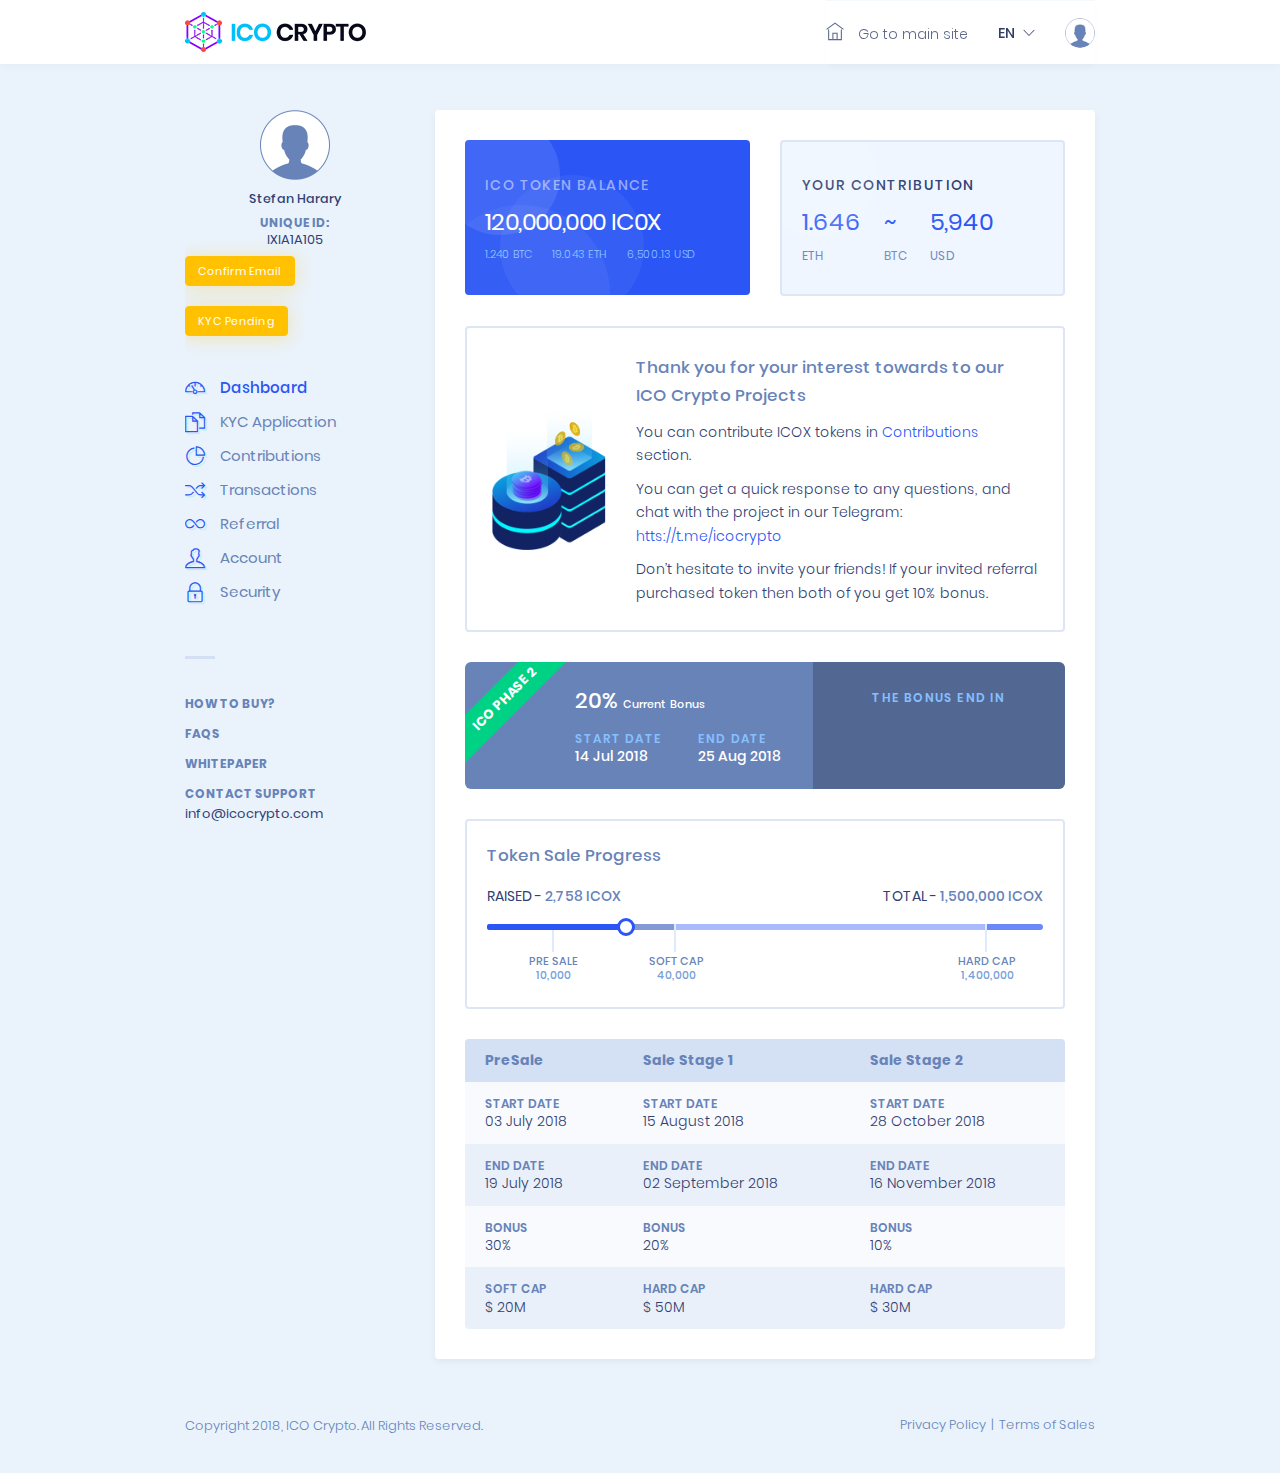
<file: Other HTML pages/html-userpanel/index.html>
<!DOCTYPE html>
<html lang="zxx" class="js">
<head>
	<meta charset="utf-8">
	<meta name="author" content="Softnio">
	<meta name="viewport" content="width=device-width, initial-scale=1, shrink-to-fit=no">
	<meta name="description" content="ICO Crypto is a modern and elegant landing page, created for ICO Agencies and digital crypto currency investment website.">
	<!-- Fav Icon  -->
	<link rel="shortcut icon" href="images/favicon.png">
	<!-- Site Title  -->
	<title>User Center - ICO Crypto</title>
	<!-- Vendor Bundle CSS -->
	<link rel="stylesheet" href="assets/css/vendor.bundle.css?ver=101">
	<!-- Custom styles for this template -->
	<link rel="stylesheet" href="assets/css/style.css?ver=101">
	
</head>

<body class="user-dashboard">
    
    
    <div class="topbar">
        <div class="topbar-md d-lg-none">
            <div class="container">
                <div class="d-flex align-items-center justify-content-between">
                    <a href="#" class="toggle-nav">
                        <div class="toggle-icon">
                            <span class="toggle-line"></span>
                            <span class="toggle-line"></span>
                            <span class="toggle-line"></span>
                            <span class="toggle-line"></span>
                        </div>
                    </a><!-- .toggle-nav -->

                    <div class="site-logo">
                        <a href="index.html" class="site-brand">
                            <img src="images/logo.png" alt="logo" srcset="images/logo2x.png 2x">
                        </a>
                    </div><!-- .site-logo -->
                    
                    <div class="dropdown topbar-action-item topbar-action-user">
                        <a href="#" data-toggle="dropdown"> <img class="icon" src="images/user-thumb-sm.png" alt="thumb"> </a>
                        <div class="dropdown-menu dropdown-menu-right">
                            <div class="user-dropdown">
                                <div class="user-dropdown-head">
                                    <h6 class="user-dropdown-name">Stefan Harary <span>(IXIA1A105)</span></h6>
                                    <span class="user-dropdown-email">useremail@example.com</span>
                                </div>
                                <div class="user-dropdown-balance">
                                    <h6>ICO TOKEN BALANCE</h6>
                                    <h3>120,000,000 IC0X</h3>
                                    <ul>
                                        <li>1.240 BTC</li>
                                        <li>19.043 ETH</li>
                                        <li>6,500.13 USD</li>
                                    </ul>
                                </div>
                                <ul class="user-dropdown-btns btn-grp guttar-10px">
                                    <li><a href="#" class="btn btn-xs btn-warning">Confirm Email</a></li>
                                    <li><a href="kyc.html" class="btn btn-xs btn-warning">KYC Pending</a></li>
                                </ul>
                                <div class="gaps-1x"></div>
                                <ul class="user-dropdown-links">
                                    <li><a href="account.html"><i class="ti ti-id-badge"></i>My Profile</a></li>
                                    <li><a href="security.html"><i class="ti ti-lock"></i>Security</a></li>
                                    <li><a href="activity.html"><i class="ti ti-eye"></i>Activity</a></li>
                                </ul>
                                <ul class="user-dropdown-links">
                                    <li><a href="login.html"><i class="ti ti-power-off"></i>Logout</a></li>
                                </ul>
                            </div>
                        </div>
                    </div>
                    <!-- .toggle-action -->
                </div><!-- .container -->
            </div><!-- .container -->
        </div><!-- .topbar-md -->
        <div class="container">
            <div class="d-lg-flex align-items-center justify-content-between">
                <div class="topbar-lg d-none d-lg-block">
                    <div class="site-logo">
                        <a href="index.html" class="site-brand">
                            <img src="images/logo.png" alt="logo" srcset="images/logo2x.png 2x">
                        </a>
                    </div><!-- .site-logo -->
                </div><!-- .topbar-lg -->

                <div class="topbar-action d-none d-lg-block">
                    <ul class="topbar-action-list">
                        <li class="topbar-action-item topbar-action-link">
                            <a href="#"><em class="ti ti-home"></em> Go to main site</a>
                        </li><!-- .topbar-action-item -->

                        <li class="dropdown topbar-action-item topbar-action-language">
                            <a href="#" data-toggle="dropdown"> EN <em class="ti ti-angle-down"></em> </a>
                            <ul class="dropdown-menu">
                                <li><a href="#">FR</a></li>
                                <li><a href="#">JY</a></li>
                                <li><a href="#">CH</a></li>
                            </ul>
                        </li><!-- .topbar-action-item -->

                        <li class="dropdown topbar-action-item topbar-action-user">
                            <a href="#" data-toggle="dropdown"> <img class="icon" src="images/user-thumb-sm.png" alt="thumb"> </a>
                            <div class="dropdown-menu dropdown-menu-right">
                                <div class="user-dropdown">
                                    <div class="user-dropdown-head">
                                        <h6 class="user-dropdown-name">Stefan Harary <span>(IXIA1A105)</span></h6>
                                        <span class="user-dropdown-email">useremail@example.com</span>
                                    </div>
                                    <div class="user-dropdown-balance">
                                        <h6>ICO TOKEN BALANCE</h6>
                                        <h3>120,000,000 IC0X</h3>
                                        <ul>
                                            <li>1.240 BTC</li>
                                            <li>19.043 ETH</li>
                                            <li>6,500.13 USD</li>
                                        </ul>
                                    </div>
                                    <ul class="user-dropdown-links">
                                        <li><a href="account.html"><i class="ti ti-id-badge"></i>My Profile</a></li>
                                        <li><a href="security.html"><i class="ti ti-lock"></i>Security</a></li>
                                        <li><a href="activity.html"><i class="ti ti-eye"></i>Activity</a></li>
                                    </ul>
                                    <ul class="user-dropdown-links">
                                        <li><a href="login.html"><i class="ti ti-power-off"></i>Logout</a></li>
                                    </ul>
                                </div>
                            </div>
                        </li><!-- .topbar-action-item -->
                    </ul><!-- .topbar-action-list -->
                </div><!-- .topbar-action -->
            </div><!-- .d-flex -->
        </div><!-- .container -->
    </div>
    <!-- TopBar End -->
    
    
    <div class="user-wraper">
        <div class="container">
            <div class="d-flex">
                <div class="user-sidebar">
                    <div class="user-sidebar-overlay"></div>
                    <div class="user-box d-none d-lg-block">
                        <div class="user-image">
                            <img src="images/user-thumb-lg.png" alt="thumb">
                        </div>
                        <h6 class="user-name">Stefan Harary</h6>
                        <div class="user-uid">Unique ID: <span>IXIA1A105</span></div>
                        <ul class="btn-grp guttar-10px">
                            <li><a href="#" class="btn btn-xs btn-warning">Confirm Email</a></li>
                            <li><a href="kyc.html" class="btn btn-xs btn-warning">KYC Pending</a></li>
                        </ul>
                    </div><!-- .user-box -->
                    <ul class="user-icon-nav">
                        <li><a href="index.html"><em class="ti ti-dashboard"></em>Dashboard</a></li>
                        <li><a href="kyc.html"><em class="ti ti-files"></em>KYC Application</a></li>
                        <li><a href="tokens.html"><em class="ti ti-pie-chart"></em>Contributions</a></li>
                        <li><a href="transactions.html"><em class="ti ti-control-shuffle"></em>Transactions</a></li>
                        <li><a href="referrals.html"><em class="ti ti-infinite"></em>Referral</a></li>
                        <li><a href="account.html"><em class="ti ti-user"></em>Account</a></li>
                        <li><a href="security.html"><em class="ti ti-lock"></em>Security</a></li>
                    </ul><!-- .user-icon-nav -->
                    <div class="user-sidebar-sap"></div><!-- .user-sidebar-sap -->
                    <ul class="user-nav">
                        <li><a href="how-to.html">How to buy?</a></li>
                        <li><a href="faq.html">Faqs</a></li>
                        <li><a href="#">Whitepaper</a></li>
                        <li>Contact Support<span>info@icocrypto.com</span></li>
                    </ul><!-- .user-nav -->
                    <div class="d-lg-none">
                        <div class="user-sidebar-sap"></div>
                        <div class="gaps-1x"></div>
                        <ul class="topbar-action-list">
                            <li class="topbar-action-item topbar-action-link">
                                <a href="#"><em class="ti ti-home"></em> Go to main site</a>
                            </li><!-- .topbar-action-item -->
                            <li class="dropup topbar-action-item topbar-action-language">
                                <a href="#" data-toggle="dropdown" aria-haspopup="true"> EN <em class="ti ti-angle-up"></em> </a>
                                <ul class="dropdown-menu">
                                    <li><a href="#">FR</a></li>
                                    <li><a href="#">JY</a></li>
                                    <li><a href="#">CH</a></li>
                                </ul>
                            </li><!-- .topbar-action-item -->
                        </ul><!-- .topbar-action-list -->
                    </div>
                </div><!-- .user-sidebar -->
                
                <div class="user-content">
                    <div class="user-panel">
                        <div class="row">
                            <div class="col-md-6">
                                <div class="tile-item tile-primary">
                                    <div class="tile-bubbles"></div>
                                    <h6 class="tile-title">ICO TOKEN BALANCE</h6>
                                    <h1 class="tile-info">120,000,000 IC0X</h1>
                                    <ul class="tile-list-inline">
                                        <li>1.240 BTC</li>
                                        <li>19.043 ETH</li>
                                        <li>6,500.13 USD</li>
                                    </ul>
                                </div>
                            </div><!-- .col -->
                            <div class="col-md-6">
                                <div class="tile-item tile-light">
                                    <div class="tile-bubbles"></div>
                                    <h6 class="tile-title">YOUR CONTRIBUTION</h6>
                                    <ul class="tile-info-list">
                                        <li><span>1.646</span>ETH</li>
                                        <li><span>~</span>BTC</li>
                                        <li><span>5,940</span>USD</li>
                                    </ul>
                                </div>
                            </div><!-- .col -->
                        </div><!-- .row -->
                        <div class="info-card info-card-bordered">
                            <div class="row align-items-center">
                                <div class="col-sm-3">
                                    <div class="info-card-image">
                                        <img src="images/vector-a.png" alt="vector">
                                    </div>
                                    <div class="gaps-2x d-md-none"></div>
                                </div>
                                <div class="col-sm-9">
                                    <h4>Thank you for your interest towards to our ICO Crypto Projects</h4>
                                    <p>You can contribute ICOX tokens in <a href="#">Contributions</a> section.</p>
                                    <p>You can get a quick response to any questions, and chat with the project in our Telegram: <a href="htts://t.me/icocrypto">htts://t.me/icocrypto</a></p>
                                    <p>Don’t hesitate to invite your friends! If your invited referral purchased token then both of you get 10% bonus.</p>
                                </div>
                            </div>
                        </div><!-- .info-card -->
                        <div class="token-card">
                            <div class="token-info">
                                <span class="token-smartag">ICO Phase 2</span>
                                <h2 class="token-bonus">20% <span>Current Bonus</span></h2>
                                <ul class="token-timeline">
                                    <li><span>START DATE</span>14 Jul 2018</li>
                                    <li><span>END DATE</span>25 Aug 2018</li>
                                </ul>
                            </div>
                            <div class="token-countdown">
                                <span class="token-countdown-title">THE BONUS END IN</span>
                                <div class="token-countdown-clock" data-date="2021/08/10"></div>
                            </div>
                        </div><!-- .token-card -->
                        <div class="progress-card">
                            <h4>Token Sale Progress</h4>
                            <ul class="progress-info">
                                <li><span>Raised -</span> 2,758 ICOX</li>
                                <li><span>TOTAL -</span> 1,500,000 ICOX</li>
                            </ul>
                            <div class="progress-bar">
                                <div class="progress-hcap" style="width:90%">
                                    <div>Hard cap <span>1,400,000</span></div>
                                </div>
                                <div class="progress-scap" style="width:34%">
                                    <div>Soft cap <span>40,000</span></div>
                                </div>
                                <div class="progress-psale" style="width:12%">
                                    <div>Pre Sale <span>10,000</span></div>
                                </div>
                                <div class="progress-percent" style="width:25%"></div>
                            </div>
                        </div>
                        <div class="gaps-3x"></div>
                        <div class="table-responsive">
                            <table class="table">
                                <thead>
                                    <tr>
                                        <th>PreSale</th>
                                        <th>Sale Stage 1</th>
                                        <th>Sale Stage 2</th>
                                    </tr>
                                </thead>
                                <tbody>
                                    <tr>
                                        <td><span>Start Date</span>03 July 2018</td>
                                        <td><span>Start Date</span>15 August 2018</td>
                                        <td><span>Start Date</span>28 October 2018</td>
                                    </tr>
                                    <tr>
                                        <td><span>End Date</span>19 July 2018</td>
                                        <td><span>End Date</span>02 September 2018</td>
                                        <td><span>End Date</span>16 November 2018</td>
                                    </tr>
                                    <tr>
                                        <td><span>Bonus</span>30%</td>
                                        <td><span>Bonus</span>20%</td>
                                        <td><span>Bonus</span>10%</td>
                                    </tr>
                                    <tr>
                                        <td><span>Soft Cap</span>$ 20M</td>
                                        <td><span>Hard Cap</span>$ 50M</td>
                                        <td><span>Hard Cap</span>$ 30M</td>
                                    </tr>
                                </tbody>
                            </table>
                        </div>
                        
                    </div><!-- .user-panel -->
                </div><!-- .user-content -->
            </div><!-- .d-flex -->
        </div><!-- .container -->
    </div>
    <!-- UserWraper End -->
    
    
    <div class="footer-bar">
        <div class="container">
            <div class="row">
                <div class="col-md-7">
                    <span class="footer-copyright">Copyright 2018, <a href="#">ICO Crypto</a>.  All Rights Reserved.</span>
                </div><!-- .col -->
                <div class="col-md-5 text-md-right">
                    <ul class="footer-links">
                        <li><a href="policy.html">Privacy Policy</a></li>
                        <li><a href="policy.html">Terms of Sales</a></li>
                    </ul>
                </div><!-- .col -->
            </div><!-- .row -->
        </div><!-- .container -->
    </div>
    <!-- FooterBar End -->
    
    
	<!-- JavaScript (include all script here) -->
	<script src="assets/js/jquery.bundle.js?ver=101"></script>
	<script src="assets/js/script.js?ver=101"></script>
</body>
</html>
</file>
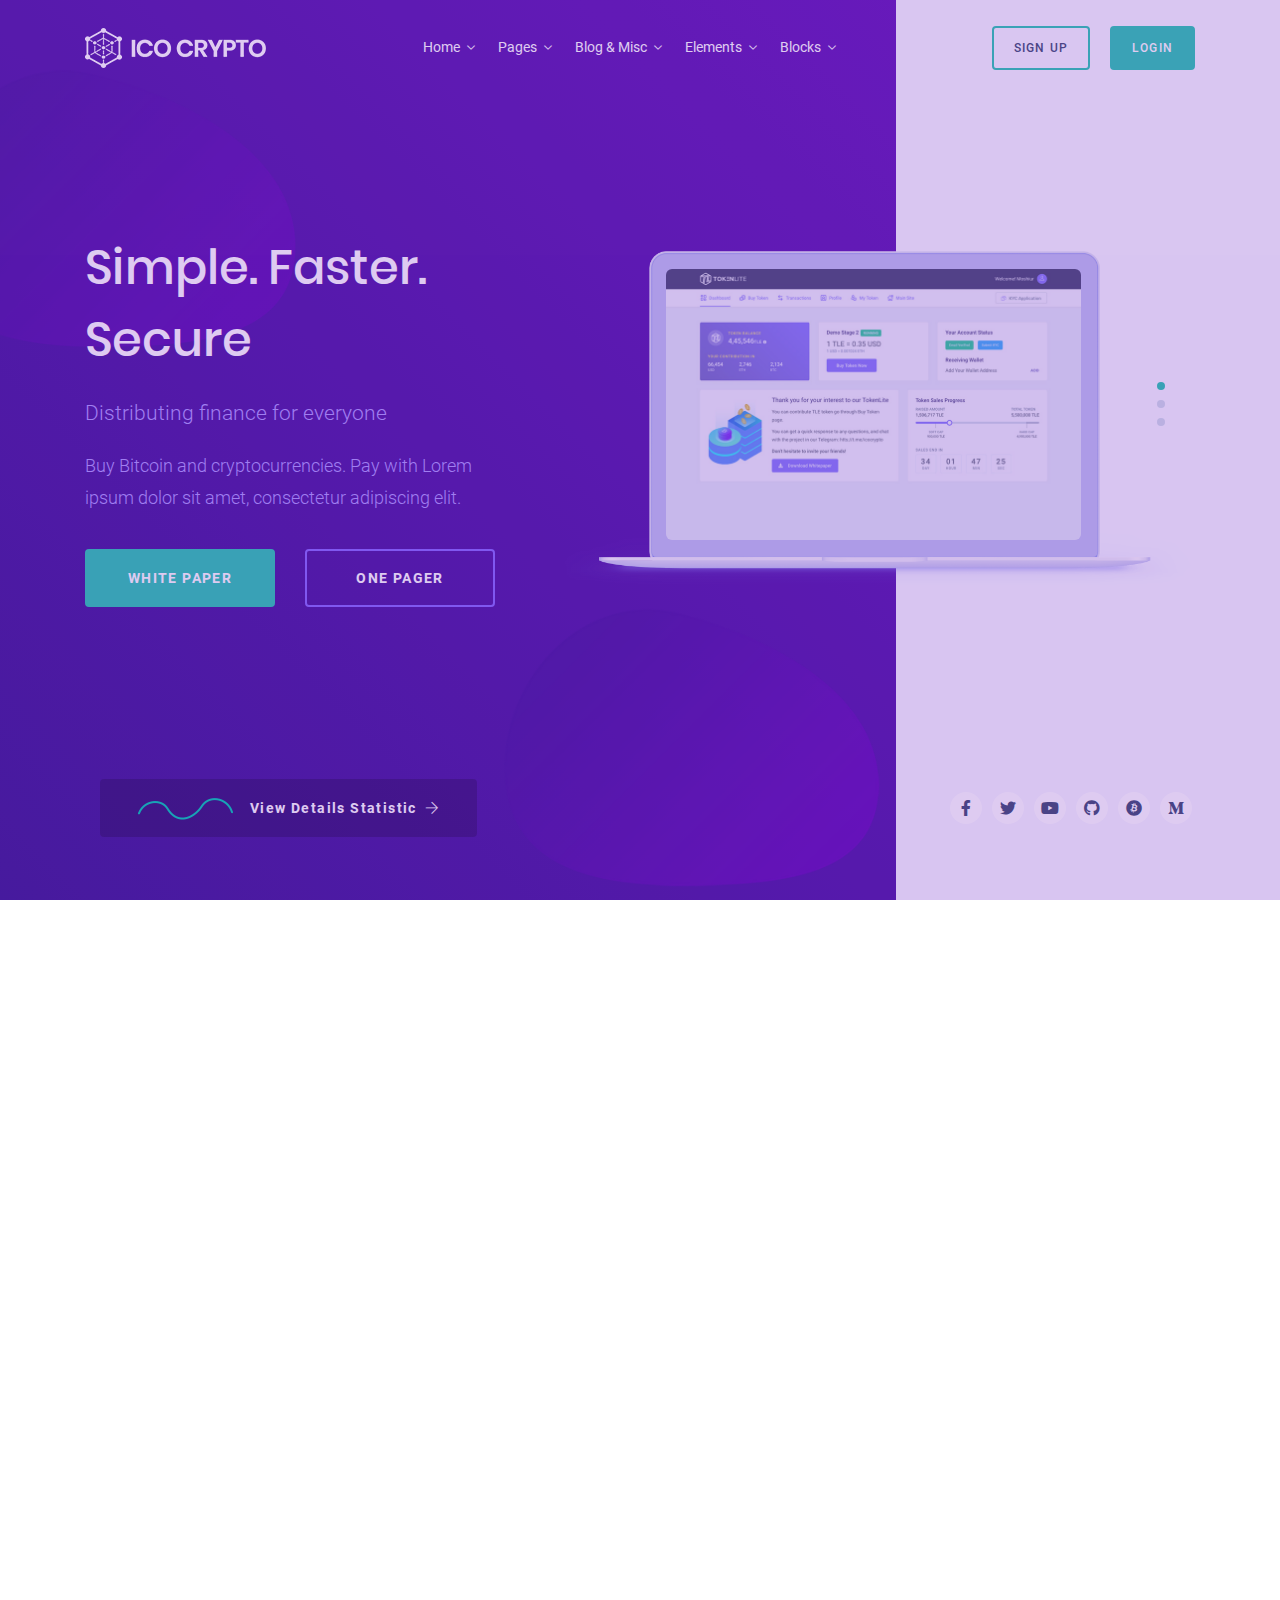
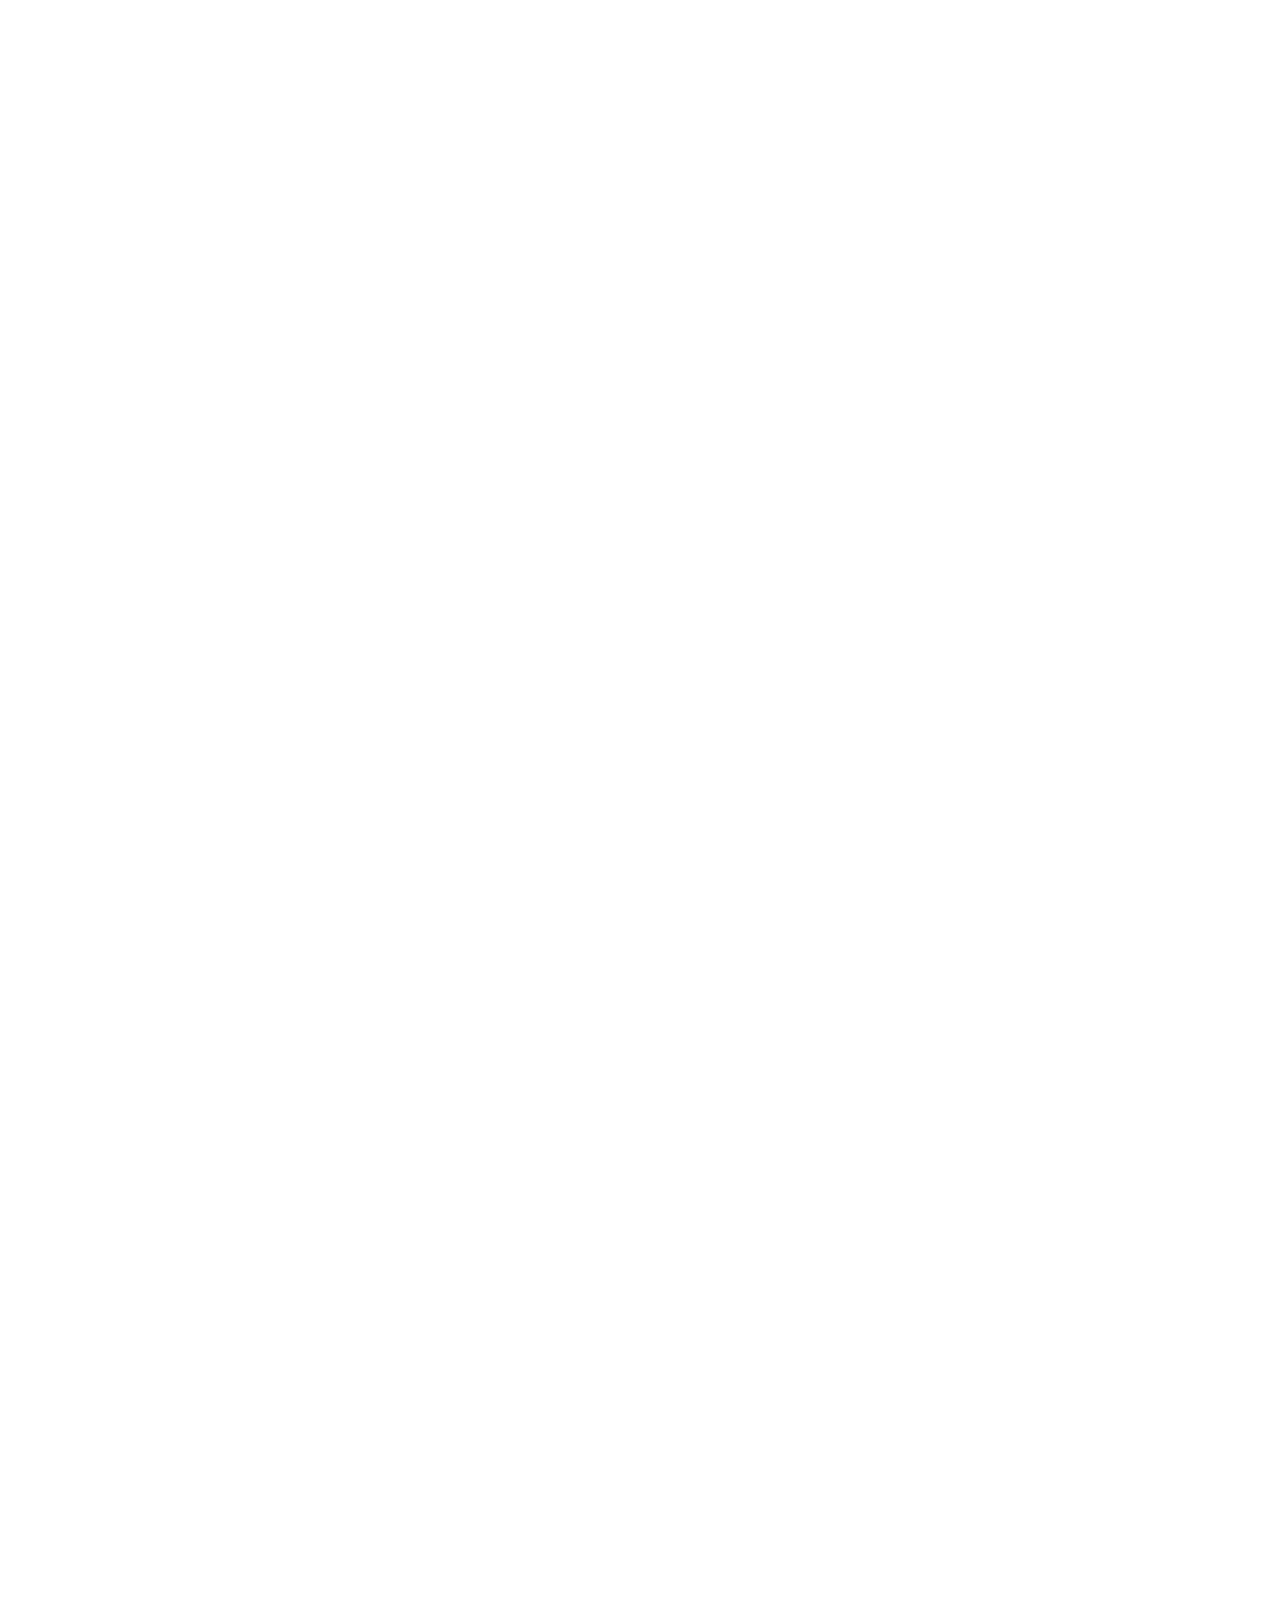
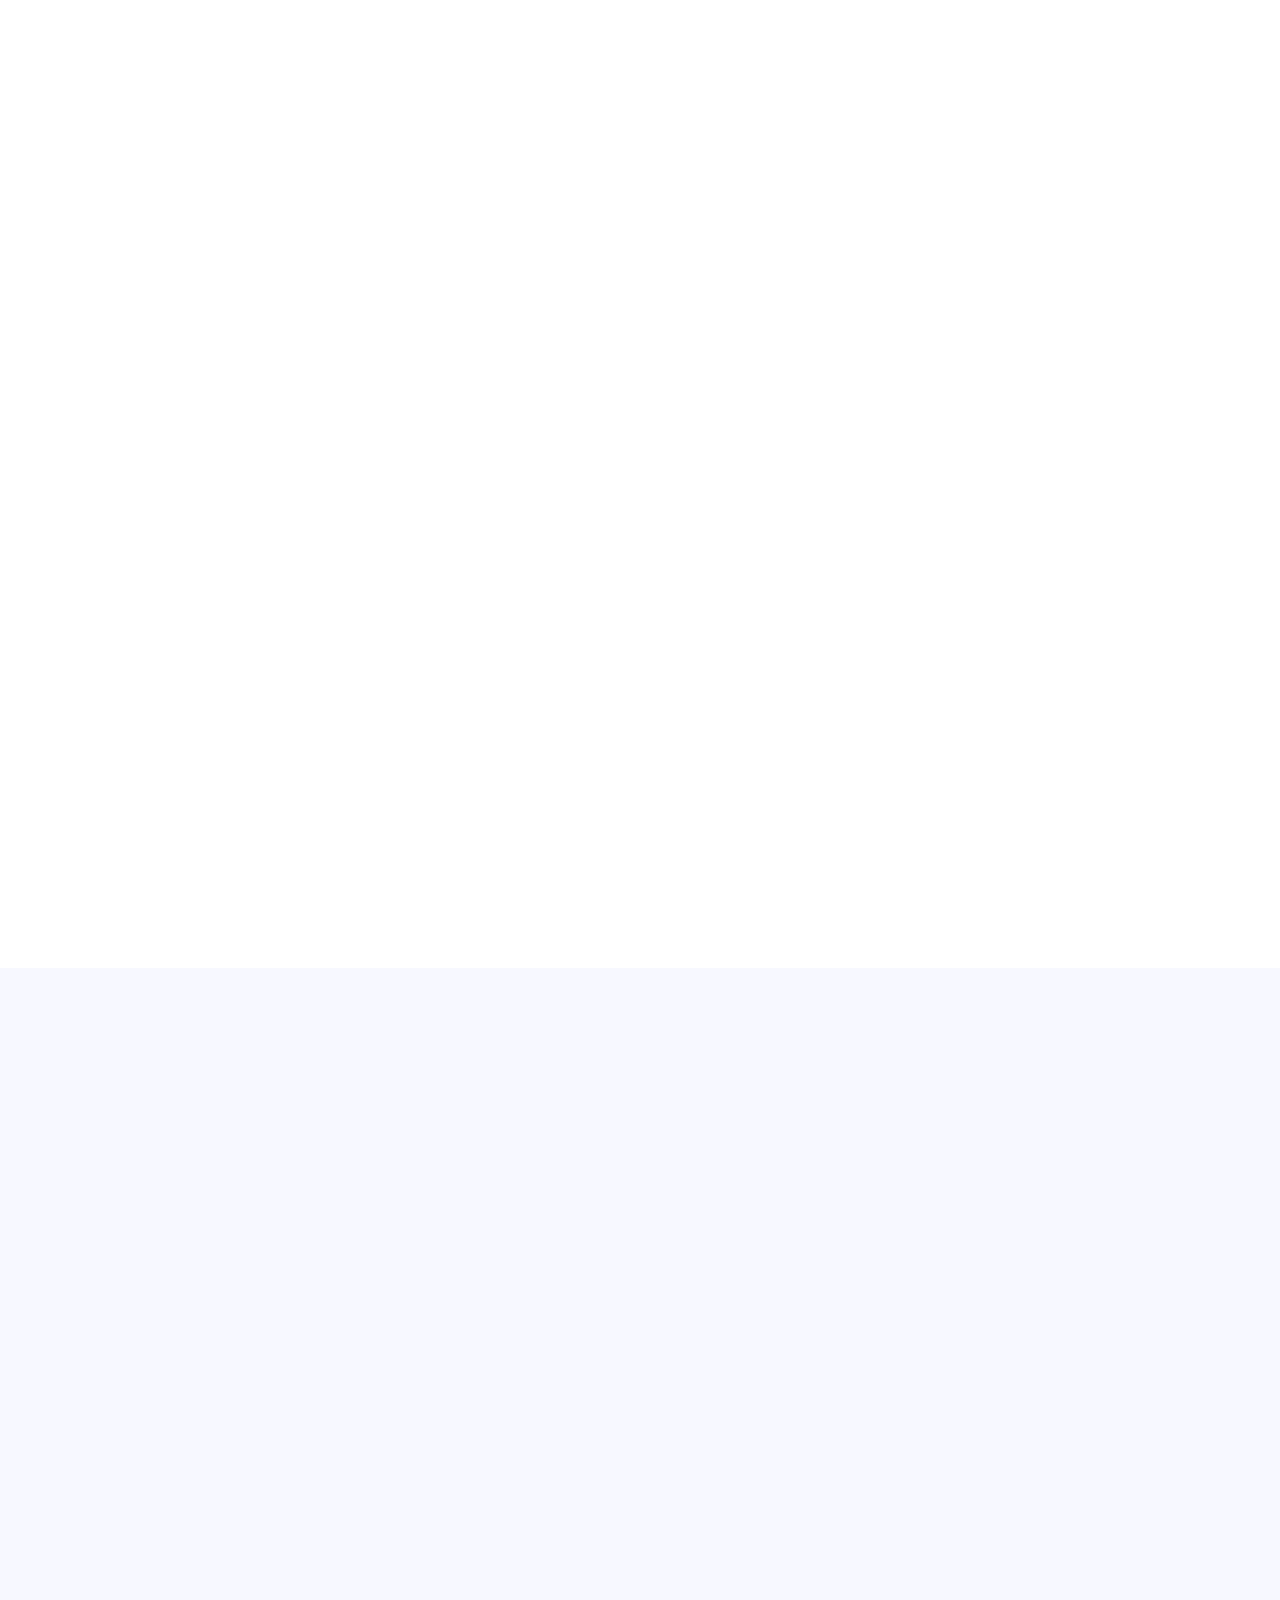
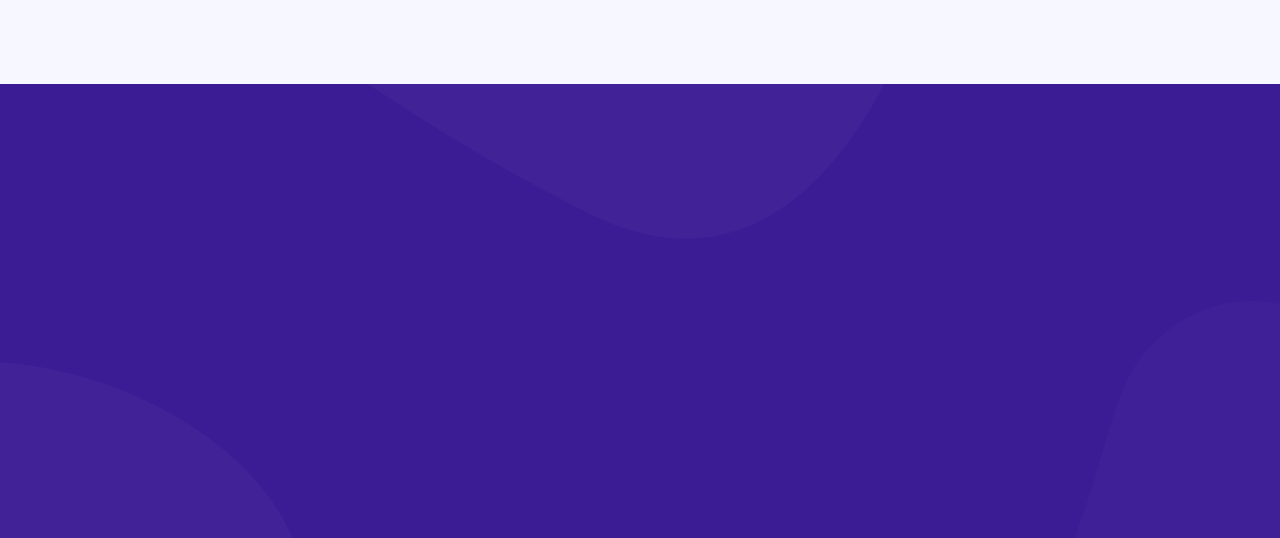
<file: Other HTML pages/main-html/index.html>
<!DOCTYPE html>
<html lang="zxx" class="js">
<head>
	<meta charset="utf-8">
<meta name="author" content="Softnio">
<meta name="viewport" content="width=device-width, initial-scale=1, shrink-to-fit=no">
<meta name="description" content="">
<!-- Fav Icon  -->
<link rel="shortcut icon" href="images/favicon.png">
<!-- Site Title  -->
<title>Cyanus | ICO Crypto - ICO Landing Page &amp; Multi-Purpose Cryptocurrency HTML Template</title>
<!-- Bundle and Base CSS -->
<link rel="stylesheet" href="assets/css/vendor.bundle.css?ver=1930">
<link rel="stylesheet" href="assets/css/style-salvia.css?ver=1930" id="changeTheme">
<!-- Extra CSS -->
<link rel="stylesheet" href="assets/css/theme.css?ver=1930">




</head>
     


    <body class="nk-body body-wider mode-onepage">

<body class="nk-body body-wider mode-onepage">
	<div class="nk-wrap">
		<header class="nk-header page-header is-transparent is-sticky is-shrink is-split" id="header">
		    <!-- Header @s -->
            <div class="header-main">
                <div class="container container-xxl">
                    <div class="header-wrap">
                        <!-- Logo @s -->
                        <div class="header-logo logo animated" data-animate="fadeInDown" data-delay=".65">
                            <a href="./" class="logo-link">
                                <img class="logo-dark" src="images/logo.png" srcset="images/logo2x.png 2x" alt="logo">
                                <img class="logo-light" src="images/logo-full-white.png" srcset="images/logo-full-white2x.png 2x" alt="logo">
                            </a>
                        </div>

                        <!-- Menu Toogle @s -->
                        <div class="header-nav-toggle">
                            <a href="#" class="navbar-toggle" data-menu-toggle="header-menu">
                                <div class="toggle-line">
                                    <span></span>
                                </div>
                            </a>
                        </div>

                        <!-- Menu @s -->
                        <div class="header-navbar header-navbar-s2 flex-grow-1 animated" data-animate="fadeInDown" data-delay=".75">
							<nav class="header-menu header-menu-s2" id="header-menu">
    <ul class="menu mx-auto">
    <li class="menu-item has-sub">
        <a class="menu-link nav-link menu-toggle" href="#">Home</a>
        <div class="menu-sub menu-drop menu-mega menu-mega-3clmn">
            <div class="menu-mega-innr">
                <ul class="menu-mega-list">
                    <li class="menu-item"><a href="index-azalea.html">Azalea Dark<span class="badge badge-xs badge-light">v1.6</span></a></li>
                    <li class="menu-item"><a href="index-azalea-multi.html">Azalea Multi<span class="badge badge-xs badge-light">v1.6</span></a></li> 
                    <li class="menu-item"><a href="index-gentian.html">Gentian Dark<span class="badge badge-xs badge-light">v1.5</span></a></li>
                    <li class="menu-item"><a href="index-gentian-pro.html">Gentian Pro<span class="badge badge-xs badge-light">v1.5</span></a></li>
                    <li class="menu-item"><a href="index-gentian-multi.html">Gentian Multi<span class="badge badge-xs badge-light">v1.5</span></a></li>
                    <li class="menu-item"><a href="index-zinnia.html">Zinnia Pro</a></li>
                    <li class="menu-item"><a href="index-salvia.html">Salvia Pro</a></li>
                </ul>
                <ul class="menu-mega-list">
                    <li class="menu-item"><a href="index-lungwort.html">Lungwort Dark</a></li>
                    <li class="menu-item"><a href="index-jasmine.html">Jasmine Light</a></li>
                    <li class="menu-item"><a href="index-lobelia.html">Lobalia Dark</a></li>
                    <li class="menu-item"><a href="index-muscari.html">Muscari Pro</a></li>
                    <li class="menu-item"><a href="index-lavender.html">Lavender Pro</a></li>
                    <li class="menu-item"><a href="index-azure-pro.html">Azure Pro</a></li>
                    <li class="menu-item"><a href="index-azure.html">Azure Dark</a></li>
                </ul>
                <ul class="menu-mega-list">
                    <li class="menu-item"><a href="index-dark-pro.html">Default Dark Pro</a></li>
                    <li class="menu-item"><a href="index-light.html">Default Light</a></li>
                    <li class="menu-item"><a href="index-dark.html">Default Dark</a></li>
                    <li class="menu-item"><a href="index-linum-wallet.html">Linum Wallet<span class="badge badge-xs badge-light">v1.8</span></a></li>
                    <li class="menu-item"><a href="index-flax-wallet.html">Flax Wallet<span class="badge badge-xs badge-light">v1.8</span></a></li>
                    <li class="menu-item"><a href="index-crocus-multi.html">Crocus Multi<span class="badge badge-xs badge-light">v1.9</span></a></li>
                    <li class="menu-item"><a href="index-cyanus-multi.html">Cyanus Multi<span class="badge badge-xs badge-info">NEW</span></a></li>
                </ul>
            </div>
        </div>
    </li>
    <li class="menu-item has-sub">
        <a class="menu-link nav-link menu-toggle" href="#">Pages</a>
        <ul class="menu-sub menu-drop menu-mega menu-mega-2clmn">
            <div class="menu-mega-innr">
                <ul class="menu-mega-list">
                    <li class="menu-item"><a class="menu-link nav-link" href="page-about.html">About Us - Base</a></li>
                    <li class="menu-item"><a class="menu-link nav-link" href="page-about-v2.html">About Us - Linum</a></li>
                    <li class="menu-item"><a class="menu-link nav-link" href="page-about-v3.html">About Us - Cyanus<span class="badge badge-dot"></span></a></li>
                    <li class="menu-item"><a class="menu-link nav-link" href="page-team.html">Our Teams</a></li>
                    <li class="menu-item"><a class="menu-link nav-link" href="page-wallets.html">Wallets -v1</a></li>
                    <li class="menu-item"><a class="menu-link nav-link" href="page-wallets-v2.html">Wallets -v2</a></li>
                    <li class="menu-item"><a class="menu-link nav-link" href="page-features.html">Features</a></li>
                    <li class="menu-item"><a class="menu-link nav-link" href="page-token-sale.html">Token Sale</a></li>
                    <li class="menu-item"><a class="menu-link nav-link" href="page-roadmap.html">Roadmap</a></li>
                </ul>
                <ul class="menu-mega-list">
                    <li class="menu-item"><a class="menu-link nav-link" href="page-download.html">Download</a></li>
                    <li class="menu-item"><a class="menu-link nav-link" href="page-faq.html">FAQs</a></li>
                    <li class="menu-item"><a class="menu-link nav-link" href="page-contact.html">Contact - Base</a></li>
                    <li class="menu-item"><a class="menu-link nav-link" href="page-contact-v2.html">Contact - Cyanus<span class="badge badge-dot"></span></a></li>
                    <li class="menu-item"><a class="menu-link nav-link" href="page-exchange.html">Exchange - Cyanus<span class="badge badge-dot"></span></a></li>
                    <li class="menu-item"><a class="menu-link nav-link" href="page-partner.html">Partner - Cyanus<span class="badge badge-dot"></span></a></li>
                    <li class="menu-item"><a class="menu-link nav-link" href="page-mission.html">Mission - Cyanus<span class="badge badge-dot"></span></a></li>
                    <li class="menu-item"><a class="menu-link nav-link" href="page-career.html">Career - Cyanus<span class="badge badge-dot"></span></a></li>
                </ul>
            </div>
        </ul>
    </li>
    <li class="menu-item has-sub">
        <a class="menu-link nav-link menu-toggle" href="#">Blog & Misc</a>
        <ul class="menu-sub menu-drop">
            <li class="menu-item has-sub">
                <a class="menu-link nav-link menu-toggle" href="#">Blog Pages</a>
                <ul class="menu-sub menu-drop">
                    <li class="menu-item"><a class="menu-link nav-link" href="blog-3clmn.html">Blog 3 Column</a></li>
                    <li class="menu-item"><a class="menu-link nav-link" href="blog-sidebar-left.html">Blog Sidebar - Left</a></li>
                    <li class="menu-item"><a class="menu-link nav-link" href="blog-sidebar-right.html">Blog Sidebar - Right</a></li>
                    <li class="menu-item"><a class="menu-link nav-link" href="blog-details.html">Blog Single - Sidebar</a></li>
                    <li class="menu-item"><a class="menu-link nav-link" href="blog-details-full.html">Blog Single - Full Width</a></li>
                </ul>
            </li>
            <li class="menu-item has-sub">
                <a class="menu-link nav-link menu-toggle" href="#">Auth Pages</a>
                <ul class="menu-sub menu-drop">
                    <li class="menu-item"><a class="menu-link nav-link" href="page-login.html">Login - v1</a></li>
                    <li class="menu-item"><a class="menu-link nav-link" href="page-register.html">Register - v1</a></li>
                    <li class="menu-item"><a class="menu-link nav-link" href="page-reset.html">Reset - v1</a></li>
                    <li class="menu-item"><a class="menu-link nav-link" href="page-login-v2.html">Login - v2</a></li>
                    <li class="menu-item"><a class="menu-link nav-link" href="page-register-v2.html">Register - v2</a></li>
                    <li class="menu-item"><a class="menu-link nav-link" href="page-reset-v2.html">Reset - v2</a></li>
                </ul>
            </li>
            <li class="menu-item has-sub">
                <a class="menu-link nav-link menu-toggle" href="#">Coming Soon<span class="badge badge-xs badge-info">NEW</span></a>
                <ul class="menu-sub menu-drop">
                    <li class="menu-item"><a class="menu-link nav-link" href="coming-soon-azalea.html" target="_blank">Coming Soon - Azalea</a></li>
                    <li class="menu-item"><a class="menu-link nav-link" href="coming-soon-gentian.html" target="_blank">Coming Soon - Gentian</a></li>
                    <li class="menu-item"><a class="menu-link nav-link" href="coming-soon-gentian-alt.html" target="_blank">Coming Soon - Gentian Alt</a></li>
                    <li class="menu-item"><a class="menu-link nav-link" href="coming-soon-dark.html" target="_blank">Coming Soon - Dark</a></li>
                    <li class="menu-item"><a class="menu-link nav-link" href="coming-soon-light.html" target="_blank">Coming Soon - Light</a></li>
                </ul>
            </li>
            <li class="menu-item has-sub">
                <a class="menu-link nav-link menu-toggle" href="#">Error 404<span class="badge badge-xs badge-info">NEW</span></a>
                <ul class="menu-sub menu-drop">
                    <li class="menu-item"><a class="menu-link nav-link" href="error-404-gentian.html" target="_blank">404 - Gentian</a></li>
                    <li class="menu-item"><a class="menu-link nav-link" href="error-404-gentian-alt.html" target="_blank">404 - Gentian Alt</a></li>
                    <li class="menu-item"><a class="menu-link nav-link" href="error-404-azalea.html" target="_blank">404 - Azalea</a></li>
                    <li class="menu-item"><a class="menu-link nav-link" href="error-404-dark.html" target="_blank">404 - Dark</a></li>
                    <li class="menu-item"><a class="menu-link nav-link" href="error-404-light.html" target="_blank">404 - Light</a></li>
                </ul>
            </li>
        </ul>
    </li>
    <li class="menu-item has-sub">
        <a class="menu-link nav-link menu-toggle" href="#">Elements</a>
        <div class="menu-sub menu-drop menu-mega menu-mega-2clmn">
            <div class="menu-mega-innr">
                <ul class="menu-mega-list">
                    <li class="menu-item"><a href="element-alert.html">Alert</a></li>
                    <li class="menu-item"><a href="element-button.html">Buttons</a></li>
                    <li class="menu-item"><a href="element-content.html">Contents</a></li>
                    <li class="menu-item"><a href="element-table.html">Tables</a></li>
                    <li class="menu-item"><a href="element-video.html">Videos</a></li>
                    <li class="menu-item"><a href="element-typography.html">Typography</a></li>
                    <li class="menu-item"><a href="element-progress-bar.html">Progress Bar</a></li>
                    <li class="menu-item"><a href="element-form.html">Form Elements</a></li>
                    <li class="menu-item"><a href="element-icon.html">Custom Icons<span class="badge badge-xs badge-info">v1.6.2</span></a></li>
                </ul>
                <ul class="menu-mega-list">
                    <li class="menu-item"><a href="element-tab.html">Tabs</a></li>
                    <li class="menu-item"><a href="element-grid.html">Grids</a></li>
                    <li class="menu-item"><a href="element-color.html">Colors</a></li>
                    <li class="menu-item"><a href="element-modal.html">Modals</a></li>
                    <li class="menu-item"><a href="element-chart.html">Charts</a></li>
                    <li class="menu-item"><a href="element-notification.html">Notification</a></li>
                    <li class="menu-item"><a href="element-countdown.html">Countdown</a></li>
                    <li class="menu-item"><a href="element-accordion.html">Accordions</a></li>
                </ul>
            </div>
        </div>
    </li>
    <li class="menu-item has-sub">
        <a class="menu-link nav-link menu-toggle" href="#">Blocks</a>
        <div class="menu-sub menu-drop menu-mega menu-mega-2clmn">
            <div class="menu-mega-innr">
                <ul class="menu-mega-list">
                    <li class="menu-item"><a href="block-navbar.html">Navbar</a></li>
                    <li class="menu-item"><a href="block-page-header.html">Page Header</a></li>
                    <li class="menu-item"><a href="block-footer.html">Footer</a></li>
                    <li class="menu-item"><a href="block-team.html">Team</a></li>
                    <li class="menu-item"><a href="block-banner.html">Banner <span class="badge badge-xs badge-hot">Hot</span></a></li>
                    <li class="menu-item"><a href="block-faq.html">FAQs</a></li>
                    <li class="menu-item"><a href="block-subscribe.html">Subscribe</a></li>
                </ul>
                <ul class="menu-mega-list">
                    <li class="menu-item"><a href="block-roadmap.html">Roadmaps</a></li>
                    <li class="menu-item"><a href="block-partner.html">Partners</a></li>
                    <li class="menu-item"><a href="block-token-info.html">Token Info</a></li>
                    <li class="menu-item"><a href="block-feature-card.html">Features Card</a></li>
                    <li class="menu-item"><a href="block-feature-panel.html">Features Panel</a></li>
                    <li class="menu-item"><a href="block-ath.html">Login / Register</a></li>
                    <li class="menu-item"><a href="block-contact.html">Contact</a></li>
                </ul>
            </div>
        </div>
    </li>
</ul>

    <ul class="menu-btns">
        <li><a href="page-register.html" class="btn btn-md btn-auto btn-secondary btn-outline no-change"><span>Sign Up</span></a></li>
        <li><a href="page-login.html" class="btn btn-md btn-auto btn-secondary no-change focus"><span>Login</span></a></li>
    </ul>
</nav>
                        </div><!-- .header-navbar @e -->
                    </div>                                                
                </div>
            </div><!-- .header-main @e -->
			<!-- Banner @s -->
            <div class="header-banner bg-theme-grad-s2">
                <div class="nk-banner">
                    <div class="banner banner-fs banner-single banner-s1">
                        <div class="banner-wrap my-auto">
                            <div class="container container-xxl">
                                <div class="row align-items-center justify-content-center justify-content-lg-between gutter-vr-60px">
                                    <div class="col-lg-6 col-xl-5 text-center text-lg-left">
                                        <div class="banner-caption tc-light animated" data-animate="fadeInUp" data-delay="1.25">
                                            <div class="cpn-head mt-0">
                                                <h1 class="title title-lg-s2">Simple. Faster. Secure</h1>
                                            </div>
                                            <div class="cpn-text cpn-text-s3 pb-2">
                                                <p class="lead lead-s3 pb-1">Distributing finance for everyone</p>
                                                <p>Buy Bitcoin and cryptocurrencies. Pay with Lorem ipsum dolor sit amet, consectetur adipiscing elit.</p>
                                            </div>
                                            <div class="cpn-btns">
                                                <ul class="btn-grp">
                                                    <li><a class="btn btn-lg btn-secondary" href="#">White Paper</a></li>
                                                    <li><a class="btn btn-lg btn-primary btn-outline" href="#">One Pager</a></li>
                                                </ul>
                                            </div>
                                        </div>
                                    </div><!-- .col -->
                                    <div class="col-lg-6 col-xl-7 col-md-8 col-sm-9">
                                        <div class="banner-gfx banner-gfx-s2 position-relative animated" data-animate="fadeInUp" data-delay="1.35">
                                            <img src="images/app-screens/sc-mockup.png" alt="mockup">
                                            <div class="gfx-slider gfx-screen round" data-slide-speed="2500" data-slide-show="true" data-anim-loop="true" data-anim-speed="1500">
                                                <ul class="slides">
                                                    <li class="gfx-slide">
                                                        <div class="bg-image round">
                                                            <img src="images/app-screens/sc-slide-one.jpg" alt="slide img">
                                                        </div>
                                                    </li>
                                                    <li class="gfx-slide">
                                                        <div class="bg-image round">
                                                            <img src="images/app-screens/sc-slide-two.jpg" alt="slide img">
                                                        </div>
                                                    </li>
                                                    <li class="gfx-slide">
                                                        <div class="bg-image round">
                                                            <img src="images/app-screens/sc-slide-three.jpg" alt="slide img">
                                                        </div>
                                                    </li>
                                                </ul>
                                            </div>
                                        </div>
                                    </div><!-- .col -->
                                </div><!-- .row -->
                            </div>
                        </div>
                        <div class="banner-bottom w-100 pb-5 animated" data-animate="fadeInUp" data-delay="1.45">
                            <div class="container container-xxl">
                                <div class="d-flex justify-content-center justify-content-md-between align-items-center flex-lg-nowrap flex-wrap">
                                    <ul class="btn-grp m-0">
                                        <li><a class="btn btn-lg btn-theme-dark" href="#"><span class="btn-img pr-3"><img src="images/wave.png" alt="wave"></span><span class="btn-text ttc">View Details Statistic</span> <em class="ti ti-arrow-right pl-2"></em></a></li>
                                    </ul>
                                    <ul class="social pt-3 pt-md-0">
                                        <li><a href="#"><em class="social-icon fab fa-facebook-f"></em></a></li>
                                        <li><a href="#"><em class="social-icon fab fa-twitter"></em></a></li>
                                        <li><a href="#"><em class="social-icon fab fa-youtube"></em></a></li>
                                        <li><a href="#"><em class="social-icon fab fa-github"></em></a></li>
                                        <li><a href="#"><em class="social-icon fab fa-bitcoin"></em></a></li>
                                        <li><a href="#"><em class="social-icon fab fa-medium-m"></em></a></li>
                                    </ul>
                                </div>
                            </div>
                        </div>
                    </div>
                </div><!-- .nk-banner -->
                <div class="nk-ovm shape-z6">
                    <div class="nk-ovm-inner"></div>
                </div>
            </div>
			<!-- .header-banner @e -->
		</header>
    
        <main class="nk-pages">
            <div class="section pb-0 animated" data-animate="fadeInUp" data-delay=".1">
                <div class="container">
                    <div class="nk-block">
                        <div class="row justify-content-center">
                            <div class="col-lg-10 col-mb-10">
                                <div class="nk-block-text text-center">
                                    <h2 class="title title-regular">Buy popular digital currencies with ICO Crypto!</h2>
                                    <p>Buy through our currency partners and receive assets directly to your personal wallet.</p>
                                    <ul class="icon-currency-list pt-4 pb-5">
                                        <li class=""><em class="icon icon-bg icon-bg-lg bg-theme-grad-s2 icon-md ikon ikon-ltc"></em></li>
                                        <li class=""><em class="icon icon-bg icon-bg-xl bg-theme-grad-s2 icon-md ikon ikon-eth"></em></li>
                                        <li class=""><em class="icon icon-bg icon-bg-lg bg-theme-grad-s2 icon-md ikon ikon-btc"></em></li>
                                    </ul>
                                    <a href="#" class="btn btn-secondary btn-lg">purchase now</a>
                                </div>
                            </div>
                        </div>
                    </div>
                </div>
            </div>
            <!-- // -->
            <section class="section">
                <div class="container">
                    <div class="nk-block nk-block-text-wrap">
                        <div class="row align-items-center gutter-vr-30px justify-content-lg-between justify-content-center">
                            <div class="col-lg-5 col-mb-10">
                                <div class="nk-block-img gfx-re-lgl py-5 py-lg-0 animated"  data-animate="fadeInUp" data-delay="0.1">
                                    <div class="gfx-round-bg after"></div>
                                    <img src="images/app-screens/sc-large-q.png" alt="app">
                                </div>
                            </div>
                            <div class="col-lg-6 col-mb-10">
                                <div class="nk-block-text animated" data-animate="fadeInUp" data-delay="0.2">
                                    <div class="pb-5">
                                        <h2 class="title title-regular">ICO Crypto Exchange</h2>
                                        <p>The heart of ICO Crypto Lorem ipsum dolor sit amet, consectetur adipiscing elit, sed do eiusmod tempor incididunt ut labore et dolore magna aliqua ut enim ad minim</p>
                                    </div>
                                    <ul class="list list-check list-check-s3 list-check-s3-sm">
                                        <li>
                                            <h4 class="title title-md">Designed for everyone</h4>
                                            <p>Duis aute irure dolor in reprehenderit in voluptate velit esse cillum dolore eu fugiat nulla pariatur.</p>
                                        </li>
                                        <li>
                                            <h4 class="title title-md">All the tools you want</h4>
                                            <p>Duis aute irure dolor in reprehenderit in voluptate velit esse cillum dolore eu fugiat nulla pariatur.</p>
                                        </li>
                                        <li>
                                            <h4 class="title title-md">Multiple asset classes</h4>
                                            <p>Duis aute irure dolor in reprehenderit in voluptate velit esse cillum dolore eu fugiat nulla pariatur.</p>
                                        </li>
                                    </ul>
                                    <ul class="btn-grp pt-4">
                                        <li><a class="btn btn-lg btn-secondary" href="#">try it out</a></li>
                                        <li><a class="btn btn-lg btn-primary btn-outline" href="#">Explore features</a></li>
                                    </ul>
                                </div>
                            </div>
                        </div><!-- .row -->
                    </div><!-- .block @e -->
                </div>
            </section>
            <!-- // -->
            <section class="section pt-0">
                <div class="container">
                    <div class="nk-block nk-block-text-wrap">
                        <div class="row align-items-center gutter-vr-30px justify-content-lg-between justify-content-center">
                            <div class="col-lg-5 col-mb-9 order-lg-last">
                                <div class="nk-block-img gfx-re-lg animated" data-animate="fadeInUp" data-delay="0.1">
                                    <div class="gfx-round-bg after"></div>
                                    <img src="images/app-screens/sc-large-q2.png" alt="app">
                                </div>
                            </div>
                            <div class="col-lg-6 col-mb-10">
                                <div class="nk-block-text animated" data-animate="fadeInUp" data-delay="0.2">
                                    <div class="pb-5">
                                        <h2 class="title title-regular">ICO Crypto Mobile Wallet</h2>
                                        <p>Mobile wallet meets trading app.</p>
                                    </div>
                                    <ul class="list list-check list-check-s3 list-check-s3-sm">
                                        <li>
                                            <h4 class="title title-md">All-in-one</h4>
                                            <p>Duis aute irure dolor in reprehenderit in voluptate velit esse cillum dolore eu fugiat nulla pariatur.</p>
                                        </li>
                                        <li>
                                            <h4 class="title title-md">Scan. Convert. Pay.</h4>
                                            <p>Duis aute irure dolor in reprehenderit in voluptate velit esse cillum dolore eu fugiat nulla pariatur.</p>
                                        </li>
                                        <li>
                                            <h4 class="title title-md">Trade as you go</h4>
                                            <p>Duis aute irure dolor in reprehenderit in voluptate velit esse cillum dolore eu fugiat nulla pariatur.</p>
                                        </li>
                                    </ul>
                                    <ul class="btn-grp pt-4">
                                        <li><a class="btn btn-lg btn-secondary" href="#">Explore features</a></li>
                                    </ul>
                                </div>
                            </div>
                        </div><!-- .row -->
                    </div><!-- .block @e -->
                </div>
            </section>
            <!-- // -->
            <section class="section pt-0 ov-v">
                <div class="container">
                    <div class="nk-block nk-block-text-wrap">
                        <div class="row align-items-center gutter-vr-30px justify-content-lg-between justify-content-center">
                            <div class="col-lg-5 col-mb-10">
                                <div class="nk-block-img gfx-re-lgl py-5 py-lg-0 animated" data-animate="fadeInUp" data-delay="0.1">
                                    <div class="gfx-round-bg"></div>
                                    <img src="images/gfx/gfx-b.png" alt="app">
                                </div>
                            </div>
                            <div class="col-lg-6 col-mb-10">
                                <div class="nk-block-text animated" data-animate="fadeInUp" data-delay="0.2">
                                    <div class="pb-5">
                                        <h2 class="title title-regular">ICO Crypto Pay</h2>
                                        <p>Make life easy for your customers. Embed our platform into your store for instant digital asset payments – with zero fees or cashbacks.</p>
                                    </div>
                                    <ul class="list list-check list-check-s3 list-check-s3-sm">
                                        <li>
                                            <h4 class="title title-md">Automatic conversion</h4>
                                            <p>Duis aute irure dolor in reprehenderit in voluptate velit esse cillum dolore eu fugiat nulla pariatur.</p>
                                        </li>
                                        <li>
                                            <h4 class="title title-md">Simple to manage</h4>
                                            <p>Duis aute irure dolor in reprehenderit in voluptate velit esse cillum dolore eu fugiat nulla pariatur.</p>
                                        </li>
                                        <li>
                                            <h4 class="title title-md">Quick to set up</h4>
                                            <p>Duis aute irure dolor in reprehenderit in voluptate velit esse cillum dolore eu fugiat nulla pariatur.</p>
                                        </li>
                                    </ul>
                                    <ul class="btn-grp pt-4">
                                        <li><a class="btn btn-lg btn-secondary" href="#">Explore features</a></li>
                                    </ul>
                                </div>
                            </div>
                        </div><!-- .row -->
                    </div><!-- .block @e -->
                </div>
            </section>
            <!-- // -->
            <section class="section pt-0">
                <div class="container">
                    <div class="nk-block nk-block-feature">
                        <div class="row justify-content-center">
                            <div class="col-lg-8 col-mb-10">
                                <div class="section-head text-center animated" data-animate="fadeInUp" data-delay="0.1">
                                    <h2 class="title title-regular">Know more about ICO Crypto</h2>
                                </div>
                            </div>
                        </div>
                        <div class="row justify-content-center">
                            <div class="col-lg-6 col-mb-10">
                                <div class="feature feature-inline card card-s3 flex-wrap flex-sm-nowrap animated" data-animate="fadeInUp" data-delay="0.2">
                                    <div class="feature-icon feature-icon-lg-s3 mt-0">
                                        <img src="images/icons/icon-t-alt.png" alt="icon">
                                    </div>
                                    <div class="feature-text">
                                        <h5 class="title title-md">Compliance</h5>
                                        <p>We believe legal compliance is key to growing digital finance.</p>
                                        <a href="#" class="btn btn-secondary btn-md">learn more <em class="ti ti-arrow-right pl-2"></em></a>
                                    </div>
                                </div>
                            </div>
                            <div class="col-lg-6 col-mb-10">
                                <div class="feature feature-inline card card-s3 flex-wrap flex-sm-nowrap animated" data-animate="fadeInUp" data-delay="0.3">
                                    <div class="feature-icon feature-icon-lg-s3 mt-0">
                                        <img src="images/icons/icon-t2.png" alt="icon">
                                    </div>
                                    <div class="feature-text">
                                        <h5 class="title title-md">Funds management</h5>
                                        <p>ICO Cryptosimplifies the lorem ipsum dolor sumit in repeherenderit.</p>
                                        <a href="#" class="btn btn-secondary btn-md">learn more <em class="ti ti-arrow-right pl-2"></em></a>
                                    </div>
                                </div>
                            </div>
                        </div>
                    </div>
                </div>
            </section>
            <!-- // -->
            <section class="section bg-light">
                <div class="container">
                    <div class="nk-block nk-block-feature">
                        <div class="section-head text-center animated" data-animate="fadeInUp" data-delay="0.1">
                            <h2 class="title title-regular">Get started now</h2>
                            <p>Can’t wait to try ICO Crypto? You don’t have to! Getting started is a matter of minutes.</p>
                        </div>
                        <div class="row">
                            <div class="col-md-4">
                                <div class="feature feature-center animated" data-animate="fadeInUp" data-delay="0.2">
                                    <div class="feature-serial">
                                        <span>1</span>
                                    </div>
                                    <div class="feature-text feature-text-wd">
                                        <h5 class="title title-md">Sign up</h5>
                                        <p class="mx-auto">We’ll guide you through the process.</p>
                                    </div>
                                </div>
                            </div>
                            <div class="col-md-4">
                                <div class="feature feature-center animated" data-animate="fadeInUp" data-delay="0.3">
                                    <div class="feature-serial">
                                        <span>2</span>
                                    </div>
                                    <div class="feature-text feature-text-wd">
                                        <h5 class="title title-md">Try your new wallet</h5>
                                        <p class="mx-auto">Buy crypto through our partners or transfer in funds.</p>
                                    </div>
                                </div>
                            </div>
                            <div class="col-md-4">
                                <div class="feature feature-center animated" data-animate="fadeInUp" data-delay="0.4">
                                    <div class="feature-serial">
                                        <span>3</span>
                                    </div>
                                    <div class="feature-text feature-text-wd">
                                        <h5 class="title title-md">Explore the ecosystem</h5>
                                        <p class="mx-auto">See how easy it is to trade, pay and invest with ICO Crypto!</p>
                                    </div>
                                </div>
                            </div>
                        </div>
                        <div class="text-center pt-3 animated" data-animate="fadeInUp" data-delay="0.5">
                            <a href="#" class="btn btn-lg btn-secondary">create an account</a>
                        </div>
                    </div>
                </div>
            </section>
            <!-- // -->
        </main>
        
        <footer class="nk-footer bg-theme ov-h">
            <section class="section section-m section-footer tc-light bg-transparent pb-0 ov-h">
                 <div class="container">
                    <!-- Block @s -->
                    <div class="nk-block block-footer mgb-m30">
                        <div class="row justify-content-between">
                            <div class="col-sm-3 mb-sm-0 col-6">
                                <div class="wgs wgs-menu animated" data-animate="fadeInUp" data-delay="0.1">
                                    <h6 class="wgs-title">Help</h6>
                                    <div class="wgs-body">
                                        <ul class="wgs-links">
                                            <li><a href="#">Community</a></li>
                                            <li><a href="#">Knowledge base</a></li>
                                            <li><a href="#">Contact</a></li>
                                            <li><a href="#">Security</a></li>
                                        </ul>
                                    </div>
                                </div>
                            </div><!-- .col -->
                            <div class="col-sm-3 mb-sm-0 col-6">
                                <div class="wgs wgs-menu animated" data-animate="fadeInUp" data-delay="0.2">
                                    <h6 class="wgs-title">Company</h6>
                                    <div class="wgs-body">
                                        <ul class="wgs-links">
                                            <li><a href="#">About</a></li>
                                            <li><a href="#">Compliance</a></li>
                                            <li><a href="#">Careers</a></li>
                                            <li><a href="#">Blog</a></li>
                                        </ul>
                                    </div>
                                </div>
                            </div><!-- .col -->
                            <div class="col-md-3 col-sm-4 mb-sm-0 col-6">
                                <div class="wgs wgs-menu animated" data-animate="fadeInUp" data-delay="0.3">
                                    <h6 class="wgs-title">Products</h6>
                                    <div class="wgs-body">
                                        <ul class="wgs-links">
                                            <li><a href="#">ICO Crypto Exchange</a></li>
                                            <li><a href="#">Funds Management</a></li>
                                            <li><a href="#">ICO Crypto Extension</a></li>
                                            <li><a href="#">ICO Crypto Mobile</a></li>
                                        </ul>
                                    </div>
                                </div>
                            </div><!-- .col -->
                            <div class="col-sm-2 mb-sm-0 col-6">
                                <div class="wgs wgs-menu animated" data-animate="fadeInUp" data-delay="0.4">
                                    <h6 class="wgs-title">Follow</h6>
                                    <div class="wgs-body">
                                        <ul class="wgs-links">
                                            <li><a href="#">Twitter</a></li>
                                            <li><a href="#">YouTube</a></li>
                                            <li><a href="#">Medium</a></li>
                                            <li><a href="#">LinkedIn</a></li>
                                        </ul>
                                    </div>
                                </div>
                            </div><!-- .col -->
                        </div><!-- .row -->
                    </div><!-- .block @e -->
                </div>
            </section>
            <div class="section section-m footer-bottom animated" data-animate="fadeInUp" data-delay="0.5">
                <div class="container">
                    <div class="row justify-content-md-between align-items-center">
                        <div class="col-lg-6 col-md-3 col-sm-4">
                            <a href="./" class="wgs-logo-s2 d-inline-block mb-2 mb-md-0">
                                <img src="images/logo-full-white.png" srcset="images/logo-full-white2x.png 2x" alt="logo">
                            </a>
                        </div>
                        <div class="col-lg-6 col-md-8">
                            <div class="copyright-text">
                                <ul class="d-flex justify-content-between align-items-center flex-wrap flex-md-nowrap">
                                    <li><a href="#">User Agreement</a></li>
                                    <li><a href="#">Privacy Policy</a></li>
                                    <li><p>©2019 - ICO Crypto. All rights reserved</p></li>
                                </ul>
                            </div>
                        </div>
                    </div>
                </div>
            </div>
            <div class="nk-ovm shape-z7 ov-h"></div>
        </footer>
	</div>
    
    
	<!-- preloader -->
	<div class="preloader preloader-alt no-split"><span class="spinner spinner-alt"><img class="spinner-brand" src="images/logo-full-white.png" alt=""></span></div>
	
	<!-- JavaScript -->
	<script src="assets/js/jquery.bundle.js?ver=1930"></script>
	<script src="assets/js/scripts.js?ver=1930"></script>
	<script src="assets/js/charts.js?var=161"></script>
</body>

</html>
</file>
<file: public/assets/css/index.css>
html {
    background: #0C0019;
    max-height: 75%;
}

.container {
    display: flex;
    align-items: center;
    justify-content: center;
}

#redblocks > * {
    transform: translate3d(160px, -93px, 0);
    -webkit-animation: moveblocks 4s 1s ease infinite;
    animation: moveblocks 4s 1s ease infinite;
}

@-webkit-keyframes moveblocks {
    0% {
        transform: translate3d(160px, -93px, 0);
    }
    50%, 100% {
        transform: translate(0);
    }
}

@keyframes moveblocks {
    0% {
        transform: translate3d(160px, -93px, 0);
    }
    50%, 100% {
        transform: translate(0);
    }
}
#firstBlock {
    transform: translate3d(160px, -93px, 0);
    -webkit-animation: firstBlock 4s 1s ease infinite;
    animation: firstBlock 4s 1s ease infinite;
}

#blockdis {
    -webkit-animation: blockdis 4s 1s ease infinite;
    animation: blockdis 4s 1s ease infinite;
}

@-webkit-keyframes blockdis {
    30% {
        opacity: 1;
    }
    40%, 100% {
        opacity: 0;
        transform: translate3d(-160px, 93px, 0);
    }
}

@keyframes blockdis {
    30% {
        opacity: 1;
    }
    40%, 100% {
        opacity: 0;
        transform: translate3d(-160px, 93px, 0);
    }
}
@-webkit-keyframes firstBlock {
    0%, 15% {
        opacity: 0;
    }
    40%, 100% {
        opacity: 1;
    }
}
@keyframes firstBlock {
    0%, 15% {
        opacity: 0;
    }
    40%, 100% {
        opacity: 1;
    }
}
#redblocksparticles g:nth-child(1) polygon {
    opacity: 0.35;
    -webkit-animation: glow 4s 1s ease infinite;
    animation: glow 4s 1s ease infinite;
}

#redblocksparticles g:nth-child(2) polygon {
    opacity: 0.35;
    -webkit-animation: glow 4s 1s ease infinite;
    animation: glow 4s 1s ease infinite;
}

#redblocksparticles g:nth-child(3) polygon {
    opacity: 0.35;
    -webkit-animation: glow 4s 1s ease infinite;
    animation: glow 4s 1s ease infinite;
}

#redblocksparticles g:nth-child(4) polygon {
    opacity: 0.35;
    -webkit-animation: glow 4s 1s ease infinite;
    animation: glow 4s 1s ease infinite;
}

#redblocksparticles g:nth-child(1) g circle:nth-child(1) {
    -webkit-animation: dots 4s 1050ms ease infinite;
    animation: dots 4s 1050ms ease infinite;
}

#redblocksparticles g:nth-child(2) g circle:nth-child(1) {
    -webkit-animation: dots 4s 1050ms ease infinite;
    animation: dots 4s 1050ms ease infinite;
}

#redblocksparticles g:nth-child(3) g circle:nth-child(1) {
    -webkit-animation: dots 4s 1050ms ease infinite;
    animation: dots 4s 1050ms ease infinite;
}

#redblocksparticles g:nth-child(4) g circle:nth-child(1) {
    -webkit-animation: dots 4s 1050ms ease infinite;
    animation: dots 4s 1050ms ease infinite;
}

#redblocksparticles g:nth-child(1) g circle:nth-child(2) {
    -webkit-animation: dots 4s 1100ms ease infinite;
    animation: dots 4s 1100ms ease infinite;
}

#redblocksparticles g:nth-child(2) g circle:nth-child(2) {
    -webkit-animation: dots 4s 1100ms ease infinite;
    animation: dots 4s 1100ms ease infinite;
}

#redblocksparticles g:nth-child(3) g circle:nth-child(2) {
    -webkit-animation: dots 4s 1100ms ease infinite;
    animation: dots 4s 1100ms ease infinite;
}

#redblocksparticles g:nth-child(4) g circle:nth-child(2) {
    -webkit-animation: dots 4s 1100ms ease infinite;
    animation: dots 4s 1100ms ease infinite;
}

#redblocksparticles g:nth-child(1) g circle:nth-child(3) {
    -webkit-animation: dots 4s 1150ms ease infinite;
    animation: dots 4s 1150ms ease infinite;
}

#redblocksparticles g:nth-child(2) g circle:nth-child(3) {
    -webkit-animation: dots 4s 1150ms ease infinite;
    animation: dots 4s 1150ms ease infinite;
}

#redblocksparticles g:nth-child(3) g circle:nth-child(3) {
    -webkit-animation: dots 4s 1150ms ease infinite;
    animation: dots 4s 1150ms ease infinite;
}

#redblocksparticles g:nth-child(4) g circle:nth-child(3) {
    -webkit-animation: dots 4s 1150ms ease infinite;
    animation: dots 4s 1150ms ease infinite;
}

#redblocksparticles g:nth-child(1) g circle:nth-child(4) {
    -webkit-animation: dots 4s 1200ms ease infinite;
    animation: dots 4s 1200ms ease infinite;
}

#redblocksparticles g:nth-child(2) g circle:nth-child(4) {
    -webkit-animation: dots 4s 1200ms ease infinite;
    animation: dots 4s 1200ms ease infinite;
}

#redblocksparticles g:nth-child(3) g circle:nth-child(4) {
    -webkit-animation: dots 4s 1200ms ease infinite;
    animation: dots 4s 1200ms ease infinite;
}

#redblocksparticles g:nth-child(4) g circle:nth-child(4) {
    -webkit-animation: dots 4s 1200ms ease infinite;
    animation: dots 4s 1200ms ease infinite;
}

#redblocksparticles g:nth-child(1) g circle:nth-child(5) {
    -webkit-animation: dots 4s 1250ms ease infinite;
    animation: dots 4s 1250ms ease infinite;
}

#redblocksparticles g:nth-child(2) g circle:nth-child(5) {
    -webkit-animation: dots 4s 1250ms ease infinite;
    animation: dots 4s 1250ms ease infinite;
}

#redblocksparticles g:nth-child(3) g circle:nth-child(5) {
    -webkit-animation: dots 4s 1250ms ease infinite;
    animation: dots 4s 1250ms ease infinite;
}

#redblocksparticles g:nth-child(4) g circle:nth-child(5) {
    -webkit-animation: dots 4s 1250ms ease infinite;
    animation: dots 4s 1250ms ease infinite;
}

#redblocksparticles g:nth-child(1) g circle:nth-child(6) {
    -webkit-animation: dots 4s 1300ms ease infinite;
    animation: dots 4s 1300ms ease infinite;
}

#redblocksparticles g:nth-child(2) g circle:nth-child(6) {
    -webkit-animation: dots 4s 1300ms ease infinite;
    animation: dots 4s 1300ms ease infinite;
}

#redblocksparticles g:nth-child(3) g circle:nth-child(6) {
    -webkit-animation: dots 4s 1300ms ease infinite;
    animation: dots 4s 1300ms ease infinite;
}

#redblocksparticles g:nth-child(4) g circle:nth-child(6) {
    -webkit-animation: dots 4s 1300ms ease infinite;
    animation: dots 4s 1300ms ease infinite;
}

#redblocksparticles g:nth-child(1) g circle:nth-child(7) {
    -webkit-animation: dots 4s 1350ms ease infinite;
    animation: dots 4s 1350ms ease infinite;
}

#redblocksparticles g:nth-child(2) g circle:nth-child(7) {
    -webkit-animation: dots 4s 1350ms ease infinite;
    animation: dots 4s 1350ms ease infinite;
}

#redblocksparticles g:nth-child(3) g circle:nth-child(7) {
    -webkit-animation: dots 4s 1350ms ease infinite;
    animation: dots 4s 1350ms ease infinite;
}

#redblocksparticles g:nth-child(4) g circle:nth-child(7) {
    -webkit-animation: dots 4s 1350ms ease infinite;
    animation: dots 4s 1350ms ease infinite;
}

#redblocksparticles g:nth-child(1) g circle:nth-child(8) {
    -webkit-animation: dots 4s 1400ms ease infinite;
    animation: dots 4s 1400ms ease infinite;
}

#redblocksparticles g:nth-child(2) g circle:nth-child(8) {
    -webkit-animation: dots 4s 1400ms ease infinite;
    animation: dots 4s 1400ms ease infinite;
}

#redblocksparticles g:nth-child(3) g circle:nth-child(8) {
    -webkit-animation: dots 4s 1400ms ease infinite;
    animation: dots 4s 1400ms ease infinite;
}

#redblocksparticles g:nth-child(4) g circle:nth-child(8) {
    -webkit-animation: dots 4s 1400ms ease infinite;
    animation: dots 4s 1400ms ease infinite;
}

#redblocksparticles g:nth-child(1) g circle:nth-child(9) {
    -webkit-animation: dots 4s 1450ms ease infinite;
    animation: dots 4s 1450ms ease infinite;
}

#redblocksparticles g:nth-child(2) g circle:nth-child(9) {
    -webkit-animation: dots 4s 1450ms ease infinite;
    animation: dots 4s 1450ms ease infinite;
}

#redblocksparticles g:nth-child(3) g circle:nth-child(9) {
    -webkit-animation: dots 4s 1450ms ease infinite;
    animation: dots 4s 1450ms ease infinite;
}

#redblocksparticles g:nth-child(4) g circle:nth-child(9) {
    -webkit-animation: dots 4s 1450ms ease infinite;
    animation: dots 4s 1450ms ease infinite;
}

#redblocksparticles g:nth-child(1) g circle:nth-child(10) {
    -webkit-animation: dots 4s 1500ms ease infinite;
    animation: dots 4s 1500ms ease infinite;
}

#redblocksparticles g:nth-child(2) g circle:nth-child(10) {
    -webkit-animation: dots 4s 1500ms ease infinite;
    animation: dots 4s 1500ms ease infinite;
}

#redblocksparticles g:nth-child(3) g circle:nth-child(10) {
    -webkit-animation: dots 4s 1500ms ease infinite;
    animation: dots 4s 1500ms ease infinite;
}

#redblocksparticles g:nth-child(4) g circle:nth-child(10) {
    -webkit-animation: dots 4s 1500ms ease infinite;
    animation: dots 4s 1500ms ease infinite;
}

#redblocksparticles g:nth-child(1) g circle:nth-child(11) {
    -webkit-animation: dots 4s 1550ms ease infinite;
    animation: dots 4s 1550ms ease infinite;
}

#redblocksparticles g:nth-child(2) g circle:nth-child(11) {
    -webkit-animation: dots 4s 1550ms ease infinite;
    animation: dots 4s 1550ms ease infinite;
}

#redblocksparticles g:nth-child(3) g circle:nth-child(11) {
    -webkit-animation: dots 4s 1550ms ease infinite;
    animation: dots 4s 1550ms ease infinite;
}

#redblocksparticles g:nth-child(4) g circle:nth-child(11) {
    -webkit-animation: dots 4s 1550ms ease infinite;
    animation: dots 4s 1550ms ease infinite;
}

#redblocksparticles g:nth-child(1) g circle:nth-child(12) {
    -webkit-animation: dots 4s 1600ms ease infinite;
    animation: dots 4s 1600ms ease infinite;
}

#redblocksparticles g:nth-child(2) g circle:nth-child(12) {
    -webkit-animation: dots 4s 1600ms ease infinite;
    animation: dots 4s 1600ms ease infinite;
}

#redblocksparticles g:nth-child(3) g circle:nth-child(12) {
    -webkit-animation: dots 4s 1600ms ease infinite;
    animation: dots 4s 1600ms ease infinite;
}

#redblocksparticles g:nth-child(4) g circle:nth-child(12) {
    -webkit-animation: dots 4s 1600ms ease infinite;
    animation: dots 4s 1600ms ease infinite;
}

#redblocksparticles g:nth-child(1) g circle:nth-child(13) {
    -webkit-animation: dots 4s 1650ms ease infinite;
    animation: dots 4s 1650ms ease infinite;
}

#redblocksparticles g:nth-child(2) g circle:nth-child(13) {
    -webkit-animation: dots 4s 1650ms ease infinite;
    animation: dots 4s 1650ms ease infinite;
}

#redblocksparticles g:nth-child(3) g circle:nth-child(13) {
    -webkit-animation: dots 4s 1650ms ease infinite;
    animation: dots 4s 1650ms ease infinite;
}

#redblocksparticles g:nth-child(4) g circle:nth-child(13) {
    -webkit-animation: dots 4s 1650ms ease infinite;
    animation: dots 4s 1650ms ease infinite;
}

#redblocksparticles g:nth-child(1) g circle:nth-child(14) {
    -webkit-animation: dots 4s 1700ms ease infinite;
    animation: dots 4s 1700ms ease infinite;
}

#redblocksparticles g:nth-child(2) g circle:nth-child(14) {
    -webkit-animation: dots 4s 1700ms ease infinite;
    animation: dots 4s 1700ms ease infinite;
}

#redblocksparticles g:nth-child(3) g circle:nth-child(14) {
    -webkit-animation: dots 4s 1700ms ease infinite;
    animation: dots 4s 1700ms ease infinite;
}

#redblocksparticles g:nth-child(4) g circle:nth-child(14) {
    -webkit-animation: dots 4s 1700ms ease infinite;
    animation: dots 4s 1700ms ease infinite;
}

#redblocksparticles g:nth-child(1) g circle:nth-child(15) {
    -webkit-animation: dots 4s 1750ms ease infinite;
    animation: dots 4s 1750ms ease infinite;
}

#redblocksparticles g:nth-child(2) g circle:nth-child(15) {
    -webkit-animation: dots 4s 1750ms ease infinite;
    animation: dots 4s 1750ms ease infinite;
}

#redblocksparticles g:nth-child(3) g circle:nth-child(15) {
    -webkit-animation: dots 4s 1750ms ease infinite;
    animation: dots 4s 1750ms ease infinite;
}

#redblocksparticles g:nth-child(4) g circle:nth-child(15) {
    -webkit-animation: dots 4s 1750ms ease infinite;
    animation: dots 4s 1750ms ease infinite;
}

#redblocksparticles g:nth-child(1) g circle:nth-child(16) {
    -webkit-animation: dots 4s 1800ms ease infinite;
    animation: dots 4s 1800ms ease infinite;
}

#redblocksparticles g:nth-child(2) g circle:nth-child(16) {
    -webkit-animation: dots 4s 1800ms ease infinite;
    animation: dots 4s 1800ms ease infinite;
}

#redblocksparticles g:nth-child(3) g circle:nth-child(16) {
    -webkit-animation: dots 4s 1800ms ease infinite;
    animation: dots 4s 1800ms ease infinite;
}

#redblocksparticles g:nth-child(4) g circle:nth-child(16) {
    -webkit-animation: dots 4s 1800ms ease infinite;
    animation: dots 4s 1800ms ease infinite;
}

#redblocksparticles g:nth-child(1) g circle:nth-child(17) {
    -webkit-animation: dots 4s 1850ms ease infinite;
    animation: dots 4s 1850ms ease infinite;
}

#redblocksparticles g:nth-child(2) g circle:nth-child(17) {
    -webkit-animation: dots 4s 1850ms ease infinite;
    animation: dots 4s 1850ms ease infinite;
}

#redblocksparticles g:nth-child(3) g circle:nth-child(17) {
    -webkit-animation: dots 4s 1850ms ease infinite;
    animation: dots 4s 1850ms ease infinite;
}

#redblocksparticles g:nth-child(4) g circle:nth-child(17) {
    -webkit-animation: dots 4s 1850ms ease infinite;
    animation: dots 4s 1850ms ease infinite;
}

#redblocksparticles g:nth-child(1) g circle:nth-child(18) {
    -webkit-animation: dots 4s 1900ms ease infinite;
    animation: dots 4s 1900ms ease infinite;
}

#redblocksparticles g:nth-child(2) g circle:nth-child(18) {
    -webkit-animation: dots 4s 1900ms ease infinite;
    animation: dots 4s 1900ms ease infinite;
}

#redblocksparticles g:nth-child(3) g circle:nth-child(18) {
    -webkit-animation: dots 4s 1900ms ease infinite;
    animation: dots 4s 1900ms ease infinite;
}

#redblocksparticles g:nth-child(4) g circle:nth-child(18) {
    -webkit-animation: dots 4s 1900ms ease infinite;
    animation: dots 4s 1900ms ease infinite;
}

#redblocksparticles g:nth-child(1) g circle:nth-child(19) {
    -webkit-animation: dots 4s 1950ms ease infinite;
    animation: dots 4s 1950ms ease infinite;
}

#redblocksparticles g:nth-child(2) g circle:nth-child(19) {
    -webkit-animation: dots 4s 1950ms ease infinite;
    animation: dots 4s 1950ms ease infinite;
}

#redblocksparticles g:nth-child(3) g circle:nth-child(19) {
    -webkit-animation: dots 4s 1950ms ease infinite;
    animation: dots 4s 1950ms ease infinite;
}

#redblocksparticles g:nth-child(4) g circle:nth-child(19) {
    -webkit-animation: dots 4s 1950ms ease infinite;
    animation: dots 4s 1950ms ease infinite;
}

@-webkit-keyframes glow {
    0%, 45% {
        opacity: 0;
    }
    60%, 100% {
        opacity: 0.35;
    }
}

@keyframes glow {
    0%, 45% {
        opacity: 0;
    }
    60%, 100% {
        opacity: 0.35;
    }
}
@-webkit-keyframes dots {
    0%, 35% {
        transform: translate(0);
        opacity: 0;
    }
    60%, 80% {
        transform: translate(55px, -35px);
        opacity: 1;
    }
    100% {
        transform: translate(55px, -35px);
        opacity: 0;
    }
}
@keyframes dots {
    0%, 35% {
        transform: translate(0);
        opacity: 0;
    }
    60%, 80% {
        transform: translate(55px, -35px);
        opacity: 1;
    }
    100% {
        transform: translate(55px, -35px);
        opacity: 0;
    }
}
#purplebg > :nth-child(1) {
    -webkit-animation: up 2s 500ms ease infinite alternate;
    animation: up 2s 500ms ease infinite alternate;
}

#purplebg > :nth-child(2) {
    -webkit-animation: up 2s 1000ms ease infinite alternate;
    animation: up 2s 1000ms ease infinite alternate;
}

#purplebg > :nth-child(3) {
    -webkit-animation: up 2s 1500ms ease infinite alternate;
    animation: up 2s 1500ms ease infinite alternate;
}

#purplebg > :nth-child(4) {
    -webkit-animation: up 2s 2000ms ease infinite alternate;
    animation: up 2s 2000ms ease infinite alternate;
}

#purplebg > :nth-child(5) {
    -webkit-animation: up 2s 2500ms ease infinite alternate;
    animation: up 2s 2500ms ease infinite alternate;
}

#purplebg > :nth-child(6) {
    -webkit-animation: up 2s 3000ms ease infinite alternate;
    animation: up 2s 3000ms ease infinite alternate;
}

#purplebg > :nth-child(7) {
    -webkit-animation: up 2s 3500ms ease infinite alternate;
    animation: up 2s 3500ms ease infinite alternate;
}

#purplebg > :nth-child(8) {
    -webkit-animation: up 2s 4000ms ease infinite alternate;
    animation: up 2s 4000ms ease infinite alternate;
}

#purplebg > :nth-child(9) {
    -webkit-animation: up 2s 4500ms ease infinite alternate;
    animation: up 2s 4500ms ease infinite alternate;
}

#purplebg > :nth-child(10) {
    -webkit-animation: up 2s 5000ms ease infinite alternate;
    animation: up 2s 5000ms ease infinite alternate;
}

#purplebg > :nth-child(11) {
    -webkit-animation: up 2s 5500ms ease infinite alternate;
    animation: up 2s 5500ms ease infinite alternate;
}

#purplebg > :nth-child(12) {
    -webkit-animation: up 2s 6000ms ease infinite alternate;
    animation: up 2s 6000ms ease infinite alternate;
}

#purplebg > :nth-child(13) {
    -webkit-animation: up 2s 6500ms ease infinite alternate;
    animation: up 2s 6500ms ease infinite alternate;
}

#purplebg > :nth-child(14) {
    -webkit-animation: up 2s 7000ms ease infinite alternate;
    animation: up 2s 7000ms ease infinite alternate;
}

#purplebg > :nth-child(15) {
    -webkit-animation: up 2s 7500ms ease infinite alternate;
    animation: up 2s 7500ms ease infinite alternate;
}

#purplebg > :nth-child(16) {
    -webkit-animation: up 2s 8000ms ease infinite alternate;
    animation: up 2s 8000ms ease infinite alternate;
}

#purplebg > :nth-child(17) {
    -webkit-animation: up 2s 8500ms ease infinite alternate;
    animation: up 2s 8500ms ease infinite alternate;
}

#purplebg > :nth-child(18) {
    -webkit-animation: up 2s 9000ms ease infinite alternate;
    animation: up 2s 9000ms ease infinite alternate;
}

#purplebg > :nth-child(19) {
    -webkit-animation: up 2s 9500ms ease infinite alternate;
    animation: up 2s 9500ms ease infinite alternate;
}

#purplebg > :nth-child(20) {
    -webkit-animation: up 2s 10000ms ease infinite alternate;
    animation: up 2s 10000ms ease infinite alternate;
}

#purplebg > :nth-child(21) {
    -webkit-animation: up 2s 10500ms ease infinite alternate;
    animation: up 2s 10500ms ease infinite alternate;
}

@-webkit-keyframes up {
    to {
        transform: translate(0, -25px);
    }
}

@keyframes up {
    to {
        transform: translate(0, -25px);
    }
}
#bottomparticles > :nth-child(1) {
    -webkit-animation: particles 4s 300ms ease infinite alternate, p 2s ease infinite alternate;
    animation: particles 4s 300ms ease infinite alternate, p 2s ease infinite alternate;
}

#bottomparticles2 > :nth-child(1) {
    -webkit-animation: particles 4s 300ms ease infinite alternate, p 2s ease infinite alternate;
    animation: particles 4s 300ms ease infinite alternate, p 2s ease infinite alternate;
}

#redglowparticles > :nth-child(1) {
    -webkit-animation: particles 4s 300ms ease infinite alternate, p 2s ease infinite alternate;
    animation: particles 4s 300ms ease infinite alternate, p 2s ease infinite alternate;
}

#bottomparticles > :nth-child(2) {
    -webkit-animation: particles 4s 600ms ease infinite alternate, p 2s ease infinite alternate;
    animation: particles 4s 600ms ease infinite alternate, p 2s ease infinite alternate;
}

#bottomparticles2 > :nth-child(2) {
    -webkit-animation: particles 4s 600ms ease infinite alternate, p 2s ease infinite alternate;
    animation: particles 4s 600ms ease infinite alternate, p 2s ease infinite alternate;
}

#redglowparticles > :nth-child(2) {
    -webkit-animation: particles 4s 600ms ease infinite alternate, p 2s ease infinite alternate;
    animation: particles 4s 600ms ease infinite alternate, p 2s ease infinite alternate;
}

#bottomparticles > :nth-child(3) {
    -webkit-animation: particles 4s 900ms ease infinite alternate, p 2s ease infinite alternate;
    animation: particles 4s 900ms ease infinite alternate, p 2s ease infinite alternate;
}

#bottomparticles2 > :nth-child(3) {
    -webkit-animation: particles 4s 900ms ease infinite alternate, p 2s ease infinite alternate;
    animation: particles 4s 900ms ease infinite alternate, p 2s ease infinite alternate;
}

#redglowparticles > :nth-child(3) {
    -webkit-animation: particles 4s 900ms ease infinite alternate, p 2s ease infinite alternate;
    animation: particles 4s 900ms ease infinite alternate, p 2s ease infinite alternate;
}

#bottomparticles > :nth-child(4) {
    -webkit-animation: particles 4s 1200ms ease infinite alternate, p 2s ease infinite alternate;
    animation: particles 4s 1200ms ease infinite alternate, p 2s ease infinite alternate;
}

#bottomparticles2 > :nth-child(4) {
    -webkit-animation: particles 4s 1200ms ease infinite alternate, p 2s ease infinite alternate;
    animation: particles 4s 1200ms ease infinite alternate, p 2s ease infinite alternate;
}

#redglowparticles > :nth-child(4) {
    -webkit-animation: particles 4s 1200ms ease infinite alternate, p 2s ease infinite alternate;
    animation: particles 4s 1200ms ease infinite alternate, p 2s ease infinite alternate;
}

#bottomparticles > :nth-child(5) {
    -webkit-animation: particles 4s 1500ms ease infinite alternate, p 2s ease infinite alternate;
    animation: particles 4s 1500ms ease infinite alternate, p 2s ease infinite alternate;
}

#bottomparticles2 > :nth-child(5) {
    -webkit-animation: particles 4s 1500ms ease infinite alternate, p 2s ease infinite alternate;
    animation: particles 4s 1500ms ease infinite alternate, p 2s ease infinite alternate;
}

#redglowparticles > :nth-child(5) {
    -webkit-animation: particles 4s 1500ms ease infinite alternate, p 2s ease infinite alternate;
    animation: particles 4s 1500ms ease infinite alternate, p 2s ease infinite alternate;
}

#bottomparticles > :nth-child(6) {
    -webkit-animation: particles 4s 1800ms ease infinite alternate, p 2s ease infinite alternate;
    animation: particles 4s 1800ms ease infinite alternate, p 2s ease infinite alternate;
}

#bottomparticles2 > :nth-child(6) {
    -webkit-animation: particles 4s 1800ms ease infinite alternate, p 2s ease infinite alternate;
    animation: particles 4s 1800ms ease infinite alternate, p 2s ease infinite alternate;
}

#redglowparticles > :nth-child(6) {
    -webkit-animation: particles 4s 1800ms ease infinite alternate, p 2s ease infinite alternate;
    animation: particles 4s 1800ms ease infinite alternate, p 2s ease infinite alternate;
}

#bottomparticles > :nth-child(7) {
    -webkit-animation: particles 4s 2100ms ease infinite alternate, p 2s ease infinite alternate;
    animation: particles 4s 2100ms ease infinite alternate, p 2s ease infinite alternate;
}

#bottomparticles2 > :nth-child(7) {
    -webkit-animation: particles 4s 2100ms ease infinite alternate, p 2s ease infinite alternate;
    animation: particles 4s 2100ms ease infinite alternate, p 2s ease infinite alternate;
}

#redglowparticles > :nth-child(7) {
    -webkit-animation: particles 4s 2100ms ease infinite alternate, p 2s ease infinite alternate;
    animation: particles 4s 2100ms ease infinite alternate, p 2s ease infinite alternate;
}

#bottomparticles > :nth-child(8) {
    -webkit-animation: particles 4s 2400ms ease infinite alternate, p 2s ease infinite alternate;
    animation: particles 4s 2400ms ease infinite alternate, p 2s ease infinite alternate;
}

#bottomparticles2 > :nth-child(8) {
    -webkit-animation: particles 4s 2400ms ease infinite alternate, p 2s ease infinite alternate;
    animation: particles 4s 2400ms ease infinite alternate, p 2s ease infinite alternate;
}

#redglowparticles > :nth-child(8) {
    -webkit-animation: particles 4s 2400ms ease infinite alternate, p 2s ease infinite alternate;
    animation: particles 4s 2400ms ease infinite alternate, p 2s ease infinite alternate;
}

#bottomparticles > :nth-child(9) {
    -webkit-animation: particles 4s 2700ms ease infinite alternate, p 2s ease infinite alternate;
    animation: particles 4s 2700ms ease infinite alternate, p 2s ease infinite alternate;
}

#bottomparticles2 > :nth-child(9) {
    -webkit-animation: particles 4s 2700ms ease infinite alternate, p 2s ease infinite alternate;
    animation: particles 4s 2700ms ease infinite alternate, p 2s ease infinite alternate;
}

#redglowparticles > :nth-child(9) {
    -webkit-animation: particles 4s 2700ms ease infinite alternate, p 2s ease infinite alternate;
    animation: particles 4s 2700ms ease infinite alternate, p 2s ease infinite alternate;
}

#bottomparticles > :nth-child(10) {
    -webkit-animation: particles 4s 3000ms ease infinite alternate, p 2s ease infinite alternate;
    animation: particles 4s 3000ms ease infinite alternate, p 2s ease infinite alternate;
}

#bottomparticles2 > :nth-child(10) {
    -webkit-animation: particles 4s 3000ms ease infinite alternate, p 2s ease infinite alternate;
    animation: particles 4s 3000ms ease infinite alternate, p 2s ease infinite alternate;
}

#redglowparticles > :nth-child(10) {
    -webkit-animation: particles 4s 3000ms ease infinite alternate, p 2s ease infinite alternate;
    animation: particles 4s 3000ms ease infinite alternate, p 2s ease infinite alternate;
}

#bottomparticles > :nth-child(11) {
    -webkit-animation: particles 4s 3300ms ease infinite alternate, p 2s ease infinite alternate;
    animation: particles 4s 3300ms ease infinite alternate, p 2s ease infinite alternate;
}

#bottomparticles2 > :nth-child(11) {
    -webkit-animation: particles 4s 3300ms ease infinite alternate, p 2s ease infinite alternate;
    animation: particles 4s 3300ms ease infinite alternate, p 2s ease infinite alternate;
}

#redglowparticles > :nth-child(11) {
    -webkit-animation: particles 4s 3300ms ease infinite alternate, p 2s ease infinite alternate;
    animation: particles 4s 3300ms ease infinite alternate, p 2s ease infinite alternate;
}

#bottomparticles > :nth-child(12) {
    -webkit-animation: particles 4s 3600ms ease infinite alternate, p 2s ease infinite alternate;
    animation: particles 4s 3600ms ease infinite alternate, p 2s ease infinite alternate;
}

#bottomparticles2 > :nth-child(12) {
    -webkit-animation: particles 4s 3600ms ease infinite alternate, p 2s ease infinite alternate;
    animation: particles 4s 3600ms ease infinite alternate, p 2s ease infinite alternate;
}

#redglowparticles > :nth-child(12) {
    -webkit-animation: particles 4s 3600ms ease infinite alternate, p 2s ease infinite alternate;
    animation: particles 4s 3600ms ease infinite alternate, p 2s ease infinite alternate;
}

@-webkit-keyframes p {
    85%, 100% {
        opacity: 0;
    }
}

@keyframes p {
    85%, 100% {
        opacity: 0;
    }
}
@-webkit-keyframes particles {
    0%, 100% {
        transform: translate(0);
    }
    50% {
        transform: translate(10px, 15px);
    }
}
@keyframes particles {
    0%, 100% {
        transform: translate(0);
    }
    50% {
        transform: translate(10px, 15px);
    }
}
.particlespoly {
    -webkit-animation: p 2s ease infinite alternate;
    animation: p 2s ease infinite alternate;
}

#d-app g:nth-child(1) {
    -webkit-animation: updown 2s 200ms ease-in-out infinite alternate;
    animation: updown 2s 200ms ease-in-out infinite alternate;
}

#d-app g:nth-child(2) {
    -webkit-animation: updown 2s 400ms ease-in-out infinite alternate;
    animation: updown 2s 400ms ease-in-out infinite alternate;
}

#d-app g:nth-child(3) {
    -webkit-animation: updown 2s 600ms ease-in-out infinite alternate;
    animation: updown 2s 600ms ease-in-out infinite alternate;
}

#d-apps2 g:nth-child(1) {
    -webkit-animation: updown 2s 200ms ease-in-out infinite alternate;
    animation: updown 2s 200ms ease-in-out infinite alternate;
}

#d-apps2 g:nth-child(2) {
    -webkit-animation: updown 2s 400ms ease-in-out infinite alternate;
    animation: updown 2s 400ms ease-in-out infinite alternate;
}

#d-apps2 g:nth-child(3) {
    -webkit-animation: updown 2s 600ms ease-in-out infinite alternate;
    animation: updown 2s 600ms ease-in-out infinite alternate;
}

#d-apps2wrapper g:nth-child(3) g > circle:nth-child(1) {
    -webkit-animation: updown 2s 50ms ease infinite alternate;
    animation: updown 2s 50ms ease infinite alternate;
}

#d-apps2wrapper g:nth-child(3) g > circle:nth-child(2) {
    -webkit-animation: updown 2s 100ms ease infinite alternate;
    animation: updown 2s 100ms ease infinite alternate;
}

#d-apps2wrapper g:nth-child(3) g > circle:nth-child(3) {
    -webkit-animation: updown 2s 150ms ease infinite alternate;
    animation: updown 2s 150ms ease infinite alternate;
}

#d-apps2wrapper g:nth-child(3) g > circle:nth-child(4) {
    -webkit-animation: updown 2s 200ms ease infinite alternate;
    animation: updown 2s 200ms ease infinite alternate;
}

#d-apps2wrapper g:nth-child(3) g > circle:nth-child(5) {
    -webkit-animation: updown 2s 250ms ease infinite alternate;
    animation: updown 2s 250ms ease infinite alternate;
}

#d-apps2wrapper g:nth-child(3) g > circle:nth-child(6) {
    -webkit-animation: updown 2s 300ms ease infinite alternate;
    animation: updown 2s 300ms ease infinite alternate;
}

#d-apps2wrapper g:nth-child(3) g > circle:nth-child(7) {
    -webkit-animation: updown 2s 350ms ease infinite alternate;
    animation: updown 2s 350ms ease infinite alternate;
}

#d-apps2wrapper g:nth-child(3) g > circle:nth-child(8) {
    -webkit-animation: updown 2s 400ms ease infinite alternate;
    animation: updown 2s 400ms ease infinite alternate;
}

#d-apps2wrapper g:nth-child(3) g > circle:nth-child(9) {
    -webkit-animation: updown 2s 450ms ease infinite alternate;
    animation: updown 2s 450ms ease infinite alternate;
}

#d-apps2wrapper g:nth-child(3) g > circle:nth-child(10) {
    -webkit-animation: updown 2s 500ms ease infinite alternate;
    animation: updown 2s 500ms ease infinite alternate;
}

#d-apps2wrapper g:nth-child(3) g > circle:nth-child(11) {
    -webkit-animation: updown 2s 550ms ease infinite alternate;
    animation: updown 2s 550ms ease infinite alternate;
}

#d-apps2wrapper g:nth-child(3) g > circle:nth-child(12) {
    -webkit-animation: updown 2s 600ms ease infinite alternate;
    animation: updown 2s 600ms ease infinite alternate;
}

#d-apps2wrapper g:nth-child(3) g > circle:nth-child(13) {
    -webkit-animation: updown 2s 650ms ease infinite alternate;
    animation: updown 2s 650ms ease infinite alternate;
}

#d-apps2wrapper g:nth-child(3) g > circle:nth-child(14) {
    -webkit-animation: updown 2s 700ms ease infinite alternate;
    animation: updown 2s 700ms ease infinite alternate;
}

#d-apps2wrapper g:nth-child(3) g > circle:nth-child(15) {
    -webkit-animation: updown 2s 750ms ease infinite alternate;
    animation: updown 2s 750ms ease infinite alternate;
}

#d-apps2wrapper g:nth-child(3) g > circle:nth-child(16) {
    -webkit-animation: updown 2s 800ms ease infinite alternate;
    animation: updown 2s 800ms ease infinite alternate;
}

#d-apps2wrapper g:nth-child(3) g > circle:nth-child(17) {
    -webkit-animation: updown 2s 850ms ease infinite alternate;
    animation: updown 2s 850ms ease infinite alternate;
}

#d-apps2wrapper g:nth-child(3) g > circle:nth-child(18) {
    -webkit-animation: updown 2s 900ms ease infinite alternate;
    animation: updown 2s 900ms ease infinite alternate;
}

#d-apps2wrapper g:nth-child(3) g > circle:nth-child(19) {
    -webkit-animation: updown 2s 950ms ease infinite alternate;
    animation: updown 2s 950ms ease infinite alternate;
}

#d-appswrapper g:nth-child(2) g > circle:nth-child(1) {
    -webkit-animation: updown 2s 50ms ease infinite alternate;
    animation: updown 2s 50ms ease infinite alternate;
}

#d-appswrapper g:nth-child(2) g > circle:nth-child(2) {
    -webkit-animation: updown 2s 100ms ease infinite alternate;
    animation: updown 2s 100ms ease infinite alternate;
}

#d-appswrapper g:nth-child(2) g > circle:nth-child(3) {
    -webkit-animation: updown 2s 150ms ease infinite alternate;
    animation: updown 2s 150ms ease infinite alternate;
}

#d-appswrapper g:nth-child(2) g > circle:nth-child(4) {
    -webkit-animation: updown 2s 200ms ease infinite alternate;
    animation: updown 2s 200ms ease infinite alternate;
}

#d-appswrapper g:nth-child(2) g > circle:nth-child(5) {
    -webkit-animation: updown 2s 250ms ease infinite alternate;
    animation: updown 2s 250ms ease infinite alternate;
}

#d-appswrapper g:nth-child(2) g > circle:nth-child(6) {
    -webkit-animation: updown 2s 300ms ease infinite alternate;
    animation: updown 2s 300ms ease infinite alternate;
}

#d-appswrapper g:nth-child(2) g > circle:nth-child(7) {
    -webkit-animation: updown 2s 350ms ease infinite alternate;
    animation: updown 2s 350ms ease infinite alternate;
}

#d-appswrapper g:nth-child(2) g > circle:nth-child(8) {
    -webkit-animation: updown 2s 400ms ease infinite alternate;
    animation: updown 2s 400ms ease infinite alternate;
}

#d-appswrapper g:nth-child(2) g > circle:nth-child(9) {
    -webkit-animation: updown 2s 450ms ease infinite alternate;
    animation: updown 2s 450ms ease infinite alternate;
}

#d-appswrapper g:nth-child(2) g > circle:nth-child(10) {
    -webkit-animation: updown 2s 500ms ease infinite alternate;
    animation: updown 2s 500ms ease infinite alternate;
}

#d-appswrapper g:nth-child(2) g > circle:nth-child(11) {
    -webkit-animation: updown 2s 550ms ease infinite alternate;
    animation: updown 2s 550ms ease infinite alternate;
}

#d-appswrapper g:nth-child(2) g > circle:nth-child(12) {
    -webkit-animation: updown 2s 600ms ease infinite alternate;
    animation: updown 2s 600ms ease infinite alternate;
}

#d-appswrapper g:nth-child(2) g > circle:nth-child(13) {
    -webkit-animation: updown 2s 650ms ease infinite alternate;
    animation: updown 2s 650ms ease infinite alternate;
}

#d-appswrapper g:nth-child(2) g > circle:nth-child(14) {
    -webkit-animation: updown 2s 700ms ease infinite alternate;
    animation: updown 2s 700ms ease infinite alternate;
}

#d-appswrapper g:nth-child(2) g > circle:nth-child(15) {
    -webkit-animation: updown 2s 750ms ease infinite alternate;
    animation: updown 2s 750ms ease infinite alternate;
}

#d-appswrapper g:nth-child(2) g > circle:nth-child(16) {
    -webkit-animation: updown 2s 800ms ease infinite alternate;
    animation: updown 2s 800ms ease infinite alternate;
}

#d-appswrapper g:nth-child(2) g > circle:nth-child(17) {
    -webkit-animation: updown 2s 850ms ease infinite alternate;
    animation: updown 2s 850ms ease infinite alternate;
}

#d-appswrapper g:nth-child(2) g > circle:nth-child(18) {
    -webkit-animation: updown 2s 900ms ease infinite alternate;
    animation: updown 2s 900ms ease infinite alternate;
}

#d-appswrapper g:nth-child(2) g > circle:nth-child(19) {
    -webkit-animation: updown 2s 950ms ease infinite alternate;
    animation: updown 2s 950ms ease infinite alternate;
}

@-webkit-keyframes updown {
    100% {
        transform: translate(0, -20px);
    }
}

@keyframes updown {
    100% {
        transform: translate(0, -20px);
    }
}
#Layer_1 > g:nth-child(2) > g:nth-child(18) > g:nth-child(12) {
    -webkit-animation: arrows 1s ease-in-out infinite alternate, p 2s ease infinite alternate;
    animation: arrows 1s ease-in-out infinite alternate, p 2s ease infinite alternate;
}

@-webkit-keyframes arrows {
    to {
        transform: translate(25px, 25px);
    }
}

@keyframes arrows {
    to {
        transform: translate(25px, 25px);
    }
}
#Layer_1 > g:nth-child(2) > g:nth-child(17) > g:nth-child(13) {
    -webkit-animation: arrows2 1s ease-in-out infinite alternate, p 2s ease infinite alternate;
    animation: arrows2 1s ease-in-out infinite alternate, p 2s ease infinite alternate;
}

@-webkit-keyframes arrows2 {
    to {
        transform: translate(-25px, -25px);
    }
}

@keyframes arrows2 {
    to {
        transform: translate(-25px, -25px);
    }
}
#Layer_1 > g:nth-child(2) > g:nth-child(17) > g:nth-child(12) {
    -webkit-animation: arrows 1s ease-in-out infinite alternate, p 2s ease infinite alternate;
    animation: arrows 1s ease-in-out infinite alternate, p 2s ease infinite alternate;
}
</file>
<file: Other HTML pages/documentation/assets/css/prettify.css>
.com { color: #93a1a1; }
.lit { color: #195f91; }
.pun, .opn, .clo { color: #93a1a1; }
.fun { color: #dc322f; }
.str, .atv { color: #D14; }
.kwd, .linenums .tag { color: #1e347b; }
.typ, .atn, .dec, .var { color: teal; }
.pln { color: #48484c; }

.prettyprint {
  padding: 8px;
  background-color: #f7f7f9;
  border: 1px solid #e1e1e8;
}
.prettyprint.linenums {
  -webkit-box-shadow: inset 40px 0 0 #fbfbfc, inset 41px 0 0 #ececf0;
     -moz-box-shadow: inset 40px 0 0 #fbfbfc, inset 41px 0 0 #ececf0;
          box-shadow: inset 40px 0 0 #fbfbfc, inset 41px 0 0 #ececf0;
}

/* Specify class=linenums on a pre to get line numbering */
ol.linenums {
  margin: 0 0 0 33px; /* IE indents via margin-left */
} 
ol.linenums li {
  padding-left: 12px;
  color: #bebec5;
  line-height: 18px;
  text-shadow: 0 1px 0 #fff;
}
</file>
<file: Other HTML pages/documentation/assets/css/style.css>
@font-face {
    font-family: 'Roboto';
    src: url("../fonts/Roboto-Regular.eot");
    src: local("Roboto"), local("Roboto-Regular"), url("../fonts/Roboto-Regular.eot?#iefix") format("embedded-opentype"), url("../fonts/Roboto-Regular.woff2") format("woff2"), url("../fonts/Roboto-Regular.woff") format("woff"), url("../fonts/Roboto-Regular.ttf") format("truetype");
    font-weight: normal;
    font-style: normal
}

body {
    font-family: "Roboto", sans-serif;
    font-size: 14px;
    line-height: 1.7;
    font-weight: 400;
    -webkit-font-smoothing: antialiased;
    -moz-osx-font-smoothing: grayscale;
    position: relative;
    background: #e0e8f3;
    min-width: 320px;
    color: #495463
}

img {
    max-width: 100%
}

h1,
h2,
h3,
h4,
h5,
h6,
p,
ul:not([class]),
ol,
table {
    margin-bottom: 12px
}

h1:last-child,
h2:last-child,
h3:last-child,
h4:last-child,
h5:last-child,
h6:last-child,
p:last-child,
ul:not([class]):last-child,
ol:last-child,
table:last-child {
    margin-bottom: 0
}

h1,
h2,
h3,
h4,
h5,
h6,
label {
    font-weight: 400;
    line-height: 1.3
}

h1,
h2,
h4,
h5 {
    color: #253992
}

h1,
.h1 {
    font-size: 1.37em
}

h2,
.h2 {
    font-size: 1.3em
}

h3,
.h3 {
    font-size: 1.2em
}

h4,
.h4 {
    font-size: 1.15em
}

h5,
.h5 {
    font-size: 1.07em
}

h6,
.h6 {
    font-size: .93em
}

p {
    font-size: 1em
}

p.lead {
    font-size: 1.15em
}

p.large {
    font-size: 1.1em
}

@media (min-width: 576px) {
    h1,
    .h1 {
        font-size: 1.714em
    }
    h2,
    .h2 {
        font-size: 1.62em
    }
    h3,
    .h3 {
        font-size: 1.52em
    }
    h4,
    .h4 {
        font-size: 1.29em
    }
    p.large {
        font-size: 1.2em
    }
}

@media (min-width: 768px) {
    body {
        font-size: 15px
    }
}

h1 span,
h2 span,
h3 span,
h4 span,
h5 span,
h6 span,
p span {
    color: #2c80ff
}

ul,
ol {
    padding: 0px;
    margin: 0px
}

ul li,
ol li {
    list-style: none
}

.relative {
    position: relative
}

p+h1,
p+h2,
p+h3,
p+h4,
p+h5,
p+h4,
ul+h1,
ul+h2,
ul+h3,
ul+h4,
ul+h5,
ul+h4,
ol+h1,
ol+h2,
ol+h3,
ol+h4,
ol+h5,
ol+h4,
table+h1,
table+h2,
table+h3,
table+h4,
table+h5,
table+h4 {
    margin-top: 30px
}

ul+p:not([class]),
ul+ul:not([class]),
ul+ol:not([class]),
ol+ol:not([class]),
ol+ul:not([class]),
ul+table:not([class]),
ol+table:not([class]) {
    margin-top: 35px
}

b,
strong {
    font-weight: 500
}

blockquote {
    font-size: 1.3em;
    background: #e0e8f3;
    padding: 20px 30px;
    font-style: italic
}

a {
    outline: 0;
    transition: all 0.5s;
    color: #1c65c9
}

a:link,
a:visited {
    text-decoration: none
}

a:hover,
a:focus,
a:active {
    outline: 0;
    color: #253992
}

p a {
    color: #1c65c9
}

p a:hover,
p a:focus {
    color: #2c80ff;
    box-shadow: 0 1px 0 currentColor
}
p:last-child{
    margin-bottom: 0;
}
p.lead:last-child{
    margin-bottom: 0;
}

.card{
    box-shadow:0px 5px 35px 0px rgba(0, 0, 0, 0.07);
    border:none;
}
.btn{
    position: relative;
	font-size: 12px;
	line-height: 25px;
	font-weight: 500;
	padding: 8px 20px;
    letter-spacing: 0.1em;
	text-align: center;
	text-transform: uppercase;
	color: #fff;
	min-width:120px;
	max-width:100%;
	box-sizing: border-box;
	transition: all 0.5s;
	position: relative;
    border-radius: 5px;
	z-index: 2;
    display: inline-flex;
    align-items: center;
    justify-content: center;
}

.sap {
    width: 100%;
    border-bottom: 1px solid #e6effb
}

.sap-light {
    border-bottom-color: #f3f7fd
}

.gaps-0-5x {
    height: 5px
}

.gaps-1-5x {
    height: 15px
}

.gaps-2-5x {
    height: 25px
}

.gaps-3-5x {
    height: 35px
}

.gaps-4-5x {
    height: 45px
}

.gaps-1x {
    height: 10px
}

.gaps-2x {
    height: 20px
}

.gaps-3x {
    height: 30px
}

.gaps-4x {
    height: 40px
}

.gaps-5x {
    height: 50px
}

.gaps-6x {
    height: 60px
}

.gaps-7x {
    height: 70px
}

.gaps-8x {
    height: 80px
}

.gaps-9x {
    height: 90px
}

.gaps-10x {
    height: 100px
}

.gaps-11x {
    height: 110px
}

.gaps-12x {
    height: 120px
}

.gaps-13x {
    height: 130px
}

.gaps-14x {
    height: 140px
}

.gaps-15x {
    height: 150px
}

.gaps-16x {
    height: 160px
}

.gaps-17x {
    height: 170px
}

.gaps-18x {
    height: 180px
}

.gaps-19x {
    height: 190px
}

.gaps-20x {
    height: 200px
}

.gaps-21x {
    height: 210px
}

.gaps-22x {
    height: 220px
}

.gaps-23x {
    height: 230px
}

.gaps-24x {
    height: 240px
}

.gaps-25x {
    height: 250px
}

.gaps-26x {
    height: 260px
}

.gaps-27x {
    height: 270px
}

.gaps-28x {
    height: 280px
}

.gaps-29x {
    height: 290px
}

.gaps-30x {
    height: 300px
}

.pd-0-5x {
    padding: 5px
}

.pd-1x {
    padding: 10px
}

.pd-1-5x {
    padding: 15px
}

.pd-2x {
    padding: 20px
}

.pd-2-5x {
    padding: 25px
}

.pd-3x {
    padding: 30px
}

.pd-3-5x {
    padding: 35px
}

.pd-4x {
    padding: 40px
}

.pd-4-5x {
    padding: 45px
}

.pd-5x {
    padding: 50px
}

.pd-5-5x {
    padding: 55px
}

.pd-6x {
    padding: 60px
}

.pd-6-5x {
    padding: 65px
}

.pd-7x {
    padding: 70px
}

.pd-7-5x {
    padding: 75px
}

.pd-8x {
    padding: 80px
}

.pd-8-5x {
    padding: 85px
}

.pd-9x {
    padding: 90px
}

.pd-9-5x {
    padding: 95px
}

.pd-10x {
    padding: 100px
}

.pd-10-5x {
    padding: 105px
}

.pd-11x {
    padding: 110px
}

.pd-11-5x {
    padding: 115px
}

.pd-12x {
    padding: 120px
}

.pd-12-5x {
    padding: 125px
}

.pd-13x {
    padding: 130px
}

.pd-13-5x {
    padding: 135px
}

.pd-14x {
    padding: 140px
}

.pd-14-5x {
    padding: 145px
}

.pd-15x {
    padding: 150px
}

.pd-15-5x {
    padding: 155px
}

.pd-16x {
    padding: 160px
}

.pd-16-5x {
    padding: 165px
}

.pd-17x {
    padding: 170px
}

.pd-17-5x {
    padding: 175px
}

.pd-18x {
    padding: 180px
}

.pd-18-5x {
    padding: 185px
}

.pd-19x {
    padding: 190px
}

.pd-19-5x {
    padding: 195px
}

.pd-20x {
    padding: 200px
}

.pd-20-5x {
    padding: 205px
}

.pdl-0-5x {
    padding-left: 5px
}

.pdl-1x {
    padding-left: 10px
}

.pdl-1-5x {
    padding-left: 15px
}

.pdl-2x {
    padding-left: 20px
}

.pdl-2-5x {
    padding-left: 25px
}

.pdl-3x {
    padding-left: 30px
}

.pdl-3-5x {
    padding-left: 35px
}

.pdl-4x {
    padding-left: 40px
}

.pdl-4-5x {
    padding-left: 45px
}

.pdl-5x {
    padding-left: 50px
}

.pdl-5-5x {
    padding-left: 55px
}

.pdl-6x {
    padding-left: 60px
}

.pdl-6-5x {
    padding-left: 65px
}

.pdl-7x {
    padding-left: 70px
}

.pdl-7-5x {
    padding-left: 75px
}

.pdl-8x {
    padding-left: 80px
}

.pdl-8-5x {
    padding-left: 85px
}

.pdl-9x {
    padding-left: 90px
}

.pdl-9-5x {
    padding-left: 95px
}

.pdl-10x {
    padding-left: 100px
}

.pdl-10-5x {
    padding-left: 105px
}

.pdl-11x {
    padding-left: 110px
}

.pdl-11-5x {
    padding-left: 115px
}

.pdl-12x {
    padding-left: 120px
}

.pdl-12-5x {
    padding-left: 125px
}

.pdl-13x {
    padding-left: 130px
}

.pdl-13-5x {
    padding-left: 135px
}

.pdl-14x {
    padding-left: 140px
}

.pdl-14-5x {
    padding-left: 145px
}

.pdl-15x {
    padding-left: 150px
}

.pdl-15-5x {
    padding-left: 155px
}

.pdl-16x {
    padding-left: 160px
}

.pdl-16-5x {
    padding-left: 165px
}

.pdl-17x {
    padding-left: 170px
}

.pdl-17-5x {
    padding-left: 175px
}

.pdl-18x {
    padding-left: 180px
}

.pdl-18-5x {
    padding-left: 185px
}

.pdl-19x {
    padding-left: 190px
}

.pdl-19-5x {
    padding-left: 195px
}

.pdl-20x {
    padding-left: 200px
}

.pdl-20-5x {
    padding-left: 205px
}

.pdr-0-5x {
    padding-right: 5px
}

.pdr-1x {
    padding-right: 10px
}

.pdr-1-5x {
    padding-right: 15px
}

.pdr-2x {
    padding-right: 20px
}

.pdr-2-5x {
    padding-right: 25px
}

.pdr-3x {
    padding-right: 30px
}

.pdr-3-5x {
    padding-right: 35px
}

.pdr-4x {
    padding-right: 40px
}

.pdr-4-5x {
    padding-right: 45px
}

.pdr-5x {
    padding-right: 50px
}

.pdr-5-5x {
    padding-right: 55px
}

.pdr-6x {
    padding-right: 60px
}

.pdr-6-5x {
    padding-right: 65px
}

.pdr-7x {
    padding-right: 70px
}

.pdr-7-5x {
    padding-right: 75px
}

.pdr-8x {
    padding-right: 80px
}

.pdr-8-5x {
    padding-right: 85px
}

.pdr-9x {
    padding-right: 90px
}

.pdr-9-5x {
    padding-right: 95px
}

.pdr-10x {
    padding-right: 100px
}

.pdr-10-5x {
    padding-right: 105px
}

.pdr-11x {
    padding-right: 110px
}

.pdr-11-5x {
    padding-right: 115px
}

.pdr-12x {
    padding-right: 120px
}

.pdr-12-5x {
    padding-right: 125px
}

.pdr-13x {
    padding-right: 130px
}

.pdr-13-5x {
    padding-right: 135px
}

.pdr-14x {
    padding-right: 140px
}

.pdr-14-5x {
    padding-right: 145px
}

.pdr-15x {
    padding-right: 150px
}

.pdr-15-5x {
    padding-right: 155px
}

.pdr-16x {
    padding-right: 160px
}

.pdr-16-5x {
    padding-right: 165px
}

.pdr-17x {
    padding-right: 170px
}

.pdr-17-5x {
    padding-right: 175px
}

.pdr-18x {
    padding-right: 180px
}

.pdr-18-5x {
    padding-right: 185px
}

.pdr-19x {
    padding-right: 190px
}

.pdr-19-5x {
    padding-right: 195px
}

.pdr-20x {
    padding-right: 200px
}

.pdr-20-5x {
    padding-right: 205px
}

.pdt-0-5x {
    padding-top: 5px
}

.pdt-1x {
    padding-top: 10px
}

.pdt-1-5x {
    padding-top: 15px
}

.pdt-2x {
    padding-top: 20px
}

.pdt-2-5x {
    padding-top: 25px
}

.pdt-3x {
    padding-top: 30px
}

.pdt-3-5x {
    padding-top: 35px
}

.pdt-4x {
    padding-top: 40px
}

.pdt-4-5x {
    padding-top: 45px
}

.pdt-5x {
    padding-top: 50px
}

.pdt-5-5x {
    padding-top: 55px
}

.pdt-6x {
    padding-top: 60px
}

.pdt-6-5x {
    padding-top: 65px
}

.pdt-7x {
    padding-top: 70px
}

.pdt-7-5x {
    padding-top: 75px
}

.pdt-8x {
    padding-top: 80px
}

.pdt-8-5x {
    padding-top: 85px
}

.pdt-9x {
    padding-top: 90px
}

.pdt-9-5x {
    padding-top: 95px
}

.pdt-10x {
    padding-top: 100px
}

.pdt-10-5x {
    padding-top: 105px
}

.pdt-11x {
    padding-top: 110px
}

.pdt-11-5x {
    padding-top: 115px
}

.pdt-12x {
    padding-top: 120px
}

.pdt-12-5x {
    padding-top: 125px
}

.pdt-13x {
    padding-top: 130px
}

.pdt-13-5x {
    padding-top: 135px
}

.pdt-14x {
    padding-top: 140px
}

.pdt-14-5x {
    padding-top: 145px
}

.pdt-15x {
    padding-top: 150px
}

.pdt-15-5x {
    padding-top: 155px
}

.pdt-16x {
    padding-top: 160px
}

.pdt-16-5x {
    padding-top: 165px
}

.pdt-17x {
    padding-top: 170px
}

.pdt-17-5x {
    padding-top: 175px
}

.pdt-18x {
    padding-top: 180px
}

.pdt-18-5x {
    padding-top: 185px
}

.pdt-19x {
    padding-top: 190px
}

.pdt-19-5x {
    padding-top: 195px
}

.pdt-20x {
    padding-top: 200px
}

.pdt-20-5x {
    padding-top: 205px
}

.pdb-0-5x {
    padding-bottom: 5px
}

.pdb-1x {
    padding-bottom: 10px
}

.pdb-1-5x {
    padding-bottom: 15px
}

.pdb-2x {
    padding-bottom: 20px
}

.pdb-2-5x {
    padding-bottom: 25px
}

.pdb-3x {
    padding-bottom: 30px
}

.pdb-3-5x {
    padding-bottom: 35px
}

.pdb-4x {
    padding-bottom: 40px
}

.pdb-4-5x {
    padding-bottom: 45px
}

.pdb-5x {
    padding-bottom: 50px
}

.pdb-5-5x {
    padding-bottom: 55px
}

.pdb-6x {
    padding-bottom: 60px
}

.pdb-6-5x {
    padding-bottom: 65px
}

.pdb-7x {
    padding-bottom: 70px
}

.pdb-7-5x {
    padding-bottom: 75px
}

.pdb-8x {
    padding-bottom: 80px
}

.pdb-8-5x {
    padding-bottom: 85px
}

.pdb-9x {
    padding-bottom: 90px
}

.pdb-9-5x {
    padding-bottom: 95px
}

.pdb-10x {
    padding-bottom: 100px
}

.pdb-10-5x {
    padding-bottom: 105px
}

.pdb-11x {
    padding-bottom: 110px
}

.pdb-11-5x {
    padding-bottom: 115px
}

.pdb-12x {
    padding-bottom: 120px
}

.pdb-12-5x {
    padding-bottom: 125px
}

.pdb-13x {
    padding-bottom: 130px
}

.pdb-13-5x {
    padding-bottom: 135px
}

.pdb-14x {
    padding-bottom: 140px
}

.pdb-14-5x {
    padding-bottom: 145px
}

.pdb-15x {
    padding-bottom: 150px
}

.pdb-15-5x {
    padding-bottom: 155px
}

.pdb-16x {
    padding-bottom: 160px
}

.pdb-16-5x {
    padding-bottom: 165px
}

.pdb-17x {
    padding-bottom: 170px
}

.pdb-17-5x {
    padding-bottom: 175px
}

.pdb-18x {
    padding-bottom: 180px
}

.pdb-18-5x {
    padding-bottom: 185px
}

.pdb-19x {
    padding-bottom: 190px
}

.pdb-19-5x {
    padding-bottom: 195px
}

.pdb-20x {
    padding-bottom: 200px
}

.pdb-20-5x {
    padding-bottom: 205px
}

.mlr-auto {
    margin-left: auto;
    margin-right: auto
}

.mg-0-5x {
    padding: 5px
}

.mg-1x {
    padding: 10px
}

.mg-1-5x {
    padding: 15px
}

.mg-2x {
    padding: 20px
}

.mg-2-5x {
    padding: 25px
}

.mg-3x {
    padding: 30px
}

.mg-3-5x {
    padding: 35px
}

.mg-4x {
    padding: 40px
}

.mg-4-5x {
    padding: 45px
}

.mg-5x {
    padding: 50px
}

.mg-5-5x {
    padding: 55px
}

.mg-6x {
    padding: 60px
}

.mg-6-5x {
    padding: 65px
}

.mg-7x {
    padding: 70px
}

.mg-7-5x {
    padding: 75px
}

.mg-8x {
    padding: 80px
}

.mg-8-5x {
    padding: 85px
}

.mg-9x {
    padding: 90px
}

.mg-9-5x {
    padding: 95px
}

.mg-10x {
    padding: 100px
}

.mg-10-5x {
    padding: 105px
}

.mg-11x {
    padding: 110px
}

.mg-11-5x {
    padding: 115px
}

.mg-12x {
    padding: 120px
}

.mg-12-5x {
    padding: 125px
}

.mg-13x {
    padding: 130px
}

.mg-13-5x {
    padding: 135px
}

.mg-14x {
    padding: 140px
}

.mg-14-5x {
    padding: 145px
}

.mg-15x {
    padding: 150px
}

.mg-15-5x {
    padding: 155px
}

.mg-16x {
    padding: 160px
}

.mg-16-5x {
    padding: 165px
}

.mg-17x {
    padding: 170px
}

.mg-17-5x {
    padding: 175px
}

.mg-18x {
    padding: 180px
}

.mg-18-5x {
    padding: 185px
}

.mg-19x {
    padding: 190px
}

.mg-19-5x {
    padding: 195px
}

.mg-20x {
    padding: 200px
}

.mg-20-5x {
    padding: 205px
}

.mgl-0-5x {
    margin-left: 5px
}

.mgl-1x {
    margin-left: 10px
}

.mgl-1-5x {
    margin-left: 15px
}

.mgl-2x {
    margin-left: 20px
}

.mgl-2-5x {
    margin-left: 25px
}

.mgl-3x {
    margin-left: 30px
}

.mgl-3-5x {
    margin-left: 35px
}

.mgl-4x {
    margin-left: 40px
}

.mgl-4-5x {
    margin-left: 45px
}

.mgl-5x {
    margin-left: 50px
}

.mgl-5-5x {
    margin-left: 55px
}

.mgl-6x {
    margin-left: 60px
}

.mgl-6-5x {
    margin-left: 65px
}

.mgl-7x {
    margin-left: 70px
}

.mgl-7-5x {
    margin-left: 75px
}

.mgl-8x {
    margin-left: 80px
}

.mgl-8-5x {
    margin-left: 85px
}

.mgl-9x {
    margin-left: 90px
}

.mgl-9-5x {
    margin-left: 95px
}

.mgl-10x {
    margin-left: 100px
}

.mgl-10-5x {
    margin-left: 105px
}

.mgl-11x {
    margin-left: 110px
}

.mgl-11-5x {
    margin-left: 115px
}

.mgl-12x {
    margin-left: 120px
}

.mgl-12-5x {
    margin-left: 125px
}

.mgl-13x {
    margin-left: 130px
}

.mgl-13-5x {
    margin-left: 135px
}

.mgl-14x {
    margin-left: 140px
}

.mgl-14-5x {
    margin-left: 145px
}

.mgl-15x {
    margin-left: 150px
}

.mgl-15-5x {
    margin-left: 155px
}

.mgl-16x {
    margin-left: 160px
}

.mgl-16-5x {
    margin-left: 165px
}

.mgl-17x {
    margin-left: 170px
}

.mgl-17-5x {
    margin-left: 175px
}

.mgl-18x {
    margin-left: 180px
}

.mgl-18-5x {
    margin-left: 185px
}

.mgl-19x {
    margin-left: 190px
}

.mgl-19-5x {
    margin-left: 195px
}

.mgl-20x {
    margin-left: 200px
}

.mgl-20-5x {
    margin-left: 205px
}

.mgr-0-5x {
    margin-right: 5px
}

.mgr-1x {
    margin-right: 10px
}

.mgr-1-5x {
    margin-right: 15px
}

.mgr-2x {
    margin-right: 20px
}

.mgr-2-5x {
    margin-right: 25px
}

.mgr-3x {
    margin-right: 30px
}

.mgr-3-5x {
    margin-right: 35px
}

.mgr-4x {
    margin-right: 40px
}

.mgr-4-5x {
    margin-right: 45px
}

.mgr-5x {
    margin-right: 50px
}

.mgr-5-5x {
    margin-right: 55px
}

.mgr-6x {
    margin-right: 60px
}

.mgr-6-5x {
    margin-right: 65px
}

.mgr-7x {
    margin-right: 70px
}

.mgr-7-5x {
    margin-right: 75px
}

.mgr-8x {
    margin-right: 80px
}

.mgr-8-5x {
    margin-right: 85px
}

.mgr-9x {
    margin-right: 90px
}

.mgr-9-5x {
    margin-right: 95px
}

.mgr-10x {
    margin-right: 100px
}

.mgr-10-5x {
    margin-right: 105px
}

.mgr-11x {
    margin-right: 110px
}

.mgr-11-5x {
    margin-right: 115px
}

.mgr-12x {
    margin-right: 120px
}

.mgr-12-5x {
    margin-right: 125px
}

.mgr-13x {
    margin-right: 130px
}

.mgr-13-5x {
    margin-right: 135px
}

.mgr-14x {
    margin-right: 140px
}

.mgr-14-5x {
    margin-right: 145px
}

.mgr-15x {
    margin-right: 150px
}

.mgr-15-5x {
    margin-right: 155px
}

.mgr-16x {
    margin-right: 160px
}

.mgr-16-5x {
    margin-right: 165px
}

.mgr-17x {
    margin-right: 170px
}

.mgr-17-5x {
    margin-right: 175px
}

.mgr-18x {
    margin-right: 180px
}

.mgr-18-5x {
    margin-right: 185px
}

.mgr-19x {
    margin-right: 190px
}

.mgr-19-5x {
    margin-right: 195px
}

.mgr-20x {
    margin-right: 200px
}

.mgr-20-5x {
    margin-right: 205px
}

.mgt-0-5x {
    margin-top: 5px
}

.mgt-1x {
    margin-top: 10px
}

.mgt-1-5x {
    margin-top: 15px
}

.mgt-2x {
    margin-top: 20px
}

.mgt-2-5x {
    margin-top: 25px
}

.mgt-3x {
    margin-top: 30px
}

.mgt-3-5x {
    margin-top: 35px
}

.mgt-4x {
    margin-top: 40px
}

.mgt-4-5x {
    margin-top: 45px
}

.mgt-5x {
    margin-top: 50px
}

.mgt-5-5x {
    margin-top: 55px
}

.mgt-6x {
    margin-top: 60px
}

.mgt-6-5x {
    margin-top: 65px
}

.mgt-7x {
    margin-top: 70px
}

.mgt-7-5x {
    margin-top: 75px
}

.mgt-8x {
    margin-top: 80px
}

.mgt-8-5x {
    margin-top: 85px
}

.mgt-9x {
    margin-top: 90px
}

.mgt-9-5x {
    margin-top: 95px
}

.mgt-10x {
    margin-top: 100px
}

.mgt-10-5x {
    margin-top: 105px
}

.mgt-11x {
    margin-top: 110px
}

.mgt-11-5x {
    margin-top: 115px
}

.mgt-12x {
    margin-top: 120px
}

.mgt-12-5x {
    margin-top: 125px
}

.mgt-13x {
    margin-top: 130px
}

.mgt-13-5x {
    margin-top: 135px
}

.mgt-14x {
    margin-top: 140px
}

.mgt-14-5x {
    margin-top: 145px
}

.mgt-15x {
    margin-top: 150px
}

.mgt-15-5x {
    margin-top: 155px
}

.mgt-16x {
    margin-top: 160px
}

.mgt-16-5x {
    margin-top: 165px
}

.mgt-17x {
    margin-top: 170px
}

.mgt-17-5x {
    margin-top: 175px
}

.mgt-18x {
    margin-top: 180px
}

.mgt-18-5x {
    margin-top: 185px
}

.mgt-19x {
    margin-top: 190px
}

.mgt-19-5x {
    margin-top: 195px
}

.mgt-20x {
    margin-top: 200px
}

.mgt-20-5x {
    margin-top: 205px
}

.mgb-0-5x {
    margin-bottom: 5px
}

.mgb-1x {
    margin-bottom: 10px
}

.mgb-1-5x {
    margin-bottom: 15px
}

.mgb-2x {
    margin-bottom: 20px
}

.mgb-2-5x {
    margin-bottom: 25px
}

.mgb-3x {
    margin-bottom: 30px
}

.mgb-3-5x {
    margin-bottom: 35px
}

.mgb-4x {
    margin-bottom: 40px
}

.mgb-4-5x {
    margin-bottom: 45px
}

.mgb-5x {
    margin-bottom: 50px
}

.mgb-5-5x {
    margin-bottom: 55px
}

.mgb-6x {
    margin-bottom: 60px
}

.mgb-6-5x {
    margin-bottom: 65px
}

.mgb-7x {
    margin-bottom: 70px
}

.mgb-7-5x {
    margin-bottom: 75px
}

.mgb-8x {
    margin-bottom: 80px
}

.mgb-8-5x {
    margin-bottom: 85px
}

.mgb-9x {
    margin-bottom: 90px
}

.mgb-9-5x {
    margin-bottom: 95px
}

.mgb-10x {
    margin-bottom: 100px
}

.mgb-10-5x {
    margin-bottom: 105px
}

.mgb-11x {
    margin-bottom: 110px
}

.mgb-11-5x {
    margin-bottom: 115px
}

.mgb-12x {
    margin-bottom: 120px
}

.mgb-12-5x {
    margin-bottom: 125px
}

.mgb-13x {
    margin-bottom: 130px
}

.mgb-13-5x {
    margin-bottom: 135px
}

.mgb-14x {
    margin-bottom: 140px
}

.mgb-14-5x {
    margin-bottom: 145px
}

.mgb-15x {
    margin-bottom: 150px
}

.mgb-15-5x {
    margin-bottom: 155px
}

.mgb-16x {
    margin-bottom: 160px
}

.mgb-16-5x {
    margin-bottom: 165px
}

.mgb-17x {
    margin-bottom: 170px
}

.mgb-17-5x {
    margin-bottom: 175px
}

.mgb-18x {
    margin-bottom: 180px
}

.mgb-18-5x {
    margin-bottom: 185px
}

.mgb-19x {
    margin-bottom: 190px
}

.mgb-19-5x {
    margin-bottom: 195px
}

.mgb-20x {
    margin-bottom: 200px
}

.mgb-20-5x {
    margin-bottom: 205px
}

.mgml-0-5x {
    margin-left: -5px
}

.mgml-1x {
    margin-left: -10px
}

.mgml-1-5x {
    margin-left: -15px
}

.mgml-2x {
    margin-left: -20px
}

.mgml-2-5x {
    margin-left: -25px
}

.mgml-3x {
    margin-left: -30px
}

.mgml-3-5x {
    margin-left: -35px
}

.mgml-4x {
    margin-left: -40px
}

.mgml-4-5x {
    margin-left: -45px
}

.mgml-5x {
    margin-left: -50px
}

.mgml-5-5x {
    margin-left: -55px
}

.mgml-6x {
    margin-left: -60px
}

.mgml-6-5x {
    margin-left: -65px
}

.mgml-7x {
    margin-left: -70px
}

.mgml-7-5x {
    margin-left: -75px
}

.mgml-8x {
    margin-left: -80px
}

.mgml-8-5x {
    margin-left: -85px
}

.mgml-9x {
    margin-left: -90px
}

.mgml-9-5x {
    margin-left: -95px
}

.mgml-10x {
    margin-left: -100px
}

.mgml-10-5x {
    margin-left: -105px
}

.mgml-11x {
    margin-left: -110px
}

.mgml-11-5x {
    margin-left: -115px
}

.mgml-12x {
    margin-left: -120px
}

.mgml-12-5x {
    margin-left: -125px
}

.mgml-13x {
    margin-left: -130px
}

.mgml-13-5x {
    margin-left: -135px
}

.mgml-14x {
    margin-left: -140px
}

.mgml-14-5x {
    margin-left: -145px
}

.mgml-15x {
    margin-left: -150px
}

.mgml-15-5x {
    margin-left: -155px
}

.mgml-16x {
    margin-left: -160px
}

.mgml-16-5x {
    margin-left: -165px
}

.mgml-17x {
    margin-left: -170px
}

.mgml-17-5x {
    margin-left: -175px
}

.mgml-18x {
    margin-left: -180px
}

.mgml-18-5x {
    margin-left: -185px
}

.mgml-19x {
    margin-left: -190px
}

.mgml-19-5x {
    margin-left: -195px
}

.mgml-20x {
    margin-left: -200px
}

.mgml-20-5x {
    margin-left: -205px
}

.mgmr-0-5x {
    margin-right: -5px
}

.mgmr-1x {
    margin-right: -10px
}

.mgmr-1-5x {
    margin-right: -15px
}

.mgmr-2x {
    margin-right: -20px
}

.mgmr-2-5x {
    margin-right: -25px
}

.mgmr-3x {
    margin-right: -30px
}

.mgmr-3-5x {
    margin-right: -35px
}

.mgmr-4x {
    margin-right: -40px
}

.mgmr-4-5x {
    margin-right: -45px
}

.mgmr-5x {
    margin-right: -50px
}

.mgmr-5-5x {
    margin-right: -55px
}

.mgmr-6x {
    margin-right: -60px
}

.mgmr-6-5x {
    margin-right: -65px
}

.mgmr-7x {
    margin-right: -70px
}

.mgmr-7-5x {
    margin-right: -75px
}

.mgmr-8x {
    margin-right: -80px
}

.mgmr-8-5x {
    margin-right: -85px
}

.mgmr-9x {
    margin-right: -90px
}

.mgmr-9-5x {
    margin-right: -95px
}

.mgmr-10x {
    margin-right: -100px
}

.mgmr-10-5x {
    margin-right: -105px
}

.mgmr-11x {
    margin-right: -110px
}

.mgmr-11-5x {
    margin-right: -115px
}

.mgmr-12x {
    margin-right: -120px
}

.mgmr-12-5x {
    margin-right: -125px
}

.mgmr-13x {
    margin-right: -130px
}

.mgmr-13-5x {
    margin-right: -135px
}

.mgmr-14x {
    margin-right: -140px
}

.mgmr-14-5x {
    margin-right: -145px
}

.mgmr-15x {
    margin-right: -150px
}

.mgmr-15-5x {
    margin-right: -155px
}

.mgmr-16x {
    margin-right: -160px
}

.mgmr-16-5x {
    margin-right: -165px
}

.mgmr-17x {
    margin-right: -170px
}

.mgmr-17-5x {
    margin-right: -175px
}

.mgmr-18x {
    margin-right: -180px
}

.mgmr-18-5x {
    margin-right: -185px
}

.mgmr-19x {
    margin-right: -190px
}

.mgmr-19-5x {
    margin-right: -195px
}

.mgmr-20x {
    margin-right: -200px
}

.mgmr-20-5x {
    margin-right: -205px
}

.mgmt-0-5x {
    margin-top: -5px
}

.mgmt-1x {
    margin-top: -10px
}

.mgmt-1-5x {
    margin-top: -15px
}

.mgmt-2x {
    margin-top: -20px
}

.mgmt-2-5x {
    margin-top: -25px
}

.mgmt-3x {
    margin-top: -30px
}

.mgmt-3-5x {
    margin-top: -35px
}

.mgmt-4x {
    margin-top: -40px
}

.mgmt-4-5x {
    margin-top: -45px
}

.mgmt-5x {
    margin-top: -50px
}

.mgmt-5-5x {
    margin-top: -55px
}

.mgmt-6x {
    margin-top: -60px
}

.mgmt-6-5x {
    margin-top: -65px
}

.mgmt-7x {
    margin-top: -70px
}

.mgmt-7-5x {
    margin-top: -75px
}

.mgmt-8x {
    margin-top: -80px
}

.mgmt-8-5x {
    margin-top: -85px
}

.mgmt-9x {
    margin-top: -90px
}

.mgmt-9-5x {
    margin-top: -95px
}

.mgmt-10x {
    margin-top: -100px
}

.mgmt-10-5x {
    margin-top: -105px
}

.mgmt-11x {
    margin-top: -110px
}

.mgmt-11-5x {
    margin-top: -115px
}

.mgmt-12x {
    margin-top: -120px
}

.mgmt-12-5x {
    margin-top: -125px
}

.mgmt-13x {
    margin-top: -130px
}

.mgmt-13-5x {
    margin-top: -135px
}

.mgmt-14x {
    margin-top: -140px
}

.mgmt-14-5x {
    margin-top: -145px
}

.mgmt-15x {
    margin-top: -150px
}

.mgmt-15-5x {
    margin-top: -155px
}

.mgmt-16x {
    margin-top: -160px
}

.mgmt-16-5x {
    margin-top: -165px
}

.mgmt-17x {
    margin-top: -170px
}

.mgmt-17-5x {
    margin-top: -175px
}

.mgmt-18x {
    margin-top: -180px
}

.mgmt-18-5x {
    margin-top: -185px
}

.mgmt-19x {
    margin-top: -190px
}

.mgmt-19-5x {
    margin-top: -195px
}

.mgmt-20x {
    margin-top: -200px
}

.mgmt-20-5x {
    margin-top: -205px
}

.mgmb-0-5x {
    margin-bottom: -5px
}

.mgmb-1x {
    margin-bottom: -10px
}

.mgmb-1-5x {
    margin-bottom: -15px
}

.mgmb-2x {
    margin-bottom: -20px
}

.mgmb-2-5x {
    margin-bottom: -25px
}

.mgmb-3x {
    margin-bottom: -30px
}

.mgmb-3-5x {
    margin-bottom: -35px
}

.mgmb-4x {
    margin-bottom: -40px
}

.mgmb-4-5x {
    margin-bottom: -45px
}

.mgmb-5x {
    margin-bottom: -50px
}

.mgmb-5-5x {
    margin-bottom: -55px
}

.mgmb-6x {
    margin-bottom: -60px
}

.mgmb-6-5x {
    margin-bottom: -65px
}

.mgmb-7x {
    margin-bottom: -70px
}

.mgmb-7-5x {
    margin-bottom: -75px
}

.mgmb-8x {
    margin-bottom: -80px
}

.mgmb-8-5x {
    margin-bottom: -85px
}

.mgmb-9x {
    margin-bottom: -90px
}

.mgmb-9-5x {
    margin-bottom: -95px
}

.mgmb-10x {
    margin-bottom: -100px
}

.mgmb-10-5x {
    margin-bottom: -105px
}

.mgmb-11x {
    margin-bottom: -110px
}

.mgmb-11-5x {
    margin-bottom: -115px
}

.mgmb-12x {
    margin-bottom: -120px
}

.mgmb-12-5x {
    margin-bottom: -125px
}

.mgmb-13x {
    margin-bottom: -130px
}

.mgmb-13-5x {
    margin-bottom: -135px
}

.mgmb-14x {
    margin-bottom: -140px
}

.mgmb-14-5x {
    margin-bottom: -145px
}

.mgmb-15x {
    margin-bottom: -150px
}

.mgmb-15-5x {
    margin-bottom: -155px
}

.mgmb-16x {
    margin-bottom: -160px
}

.mgmb-16-5x {
    margin-bottom: -165px
}

.mgmb-17x {
    margin-bottom: -170px
}

.mgmb-17-5x {
    margin-bottom: -175px
}

.mgmb-18x {
    margin-bottom: -180px
}

.mgmb-18-5x {
    margin-bottom: -185px
}

.mgmb-19x {
    margin-bottom: -190px
}

.mgmb-19-5x {
    margin-bottom: -195px
}

.mgmb-20x {
    margin-bottom: -200px
}

.mgmb-20-5x {
    margin-bottom: -205px
}
</file>
<file: Other HTML pages/main-html/assets/css/theme.css>
/*!
Template :	ICOCrypto @by Softnio
Theme	 :  Default
Version   :  1.9.3
Updated   :  05/05/2021 
*/
/*! WRITE YOUR CUSTOM STYLE **/
</file>
